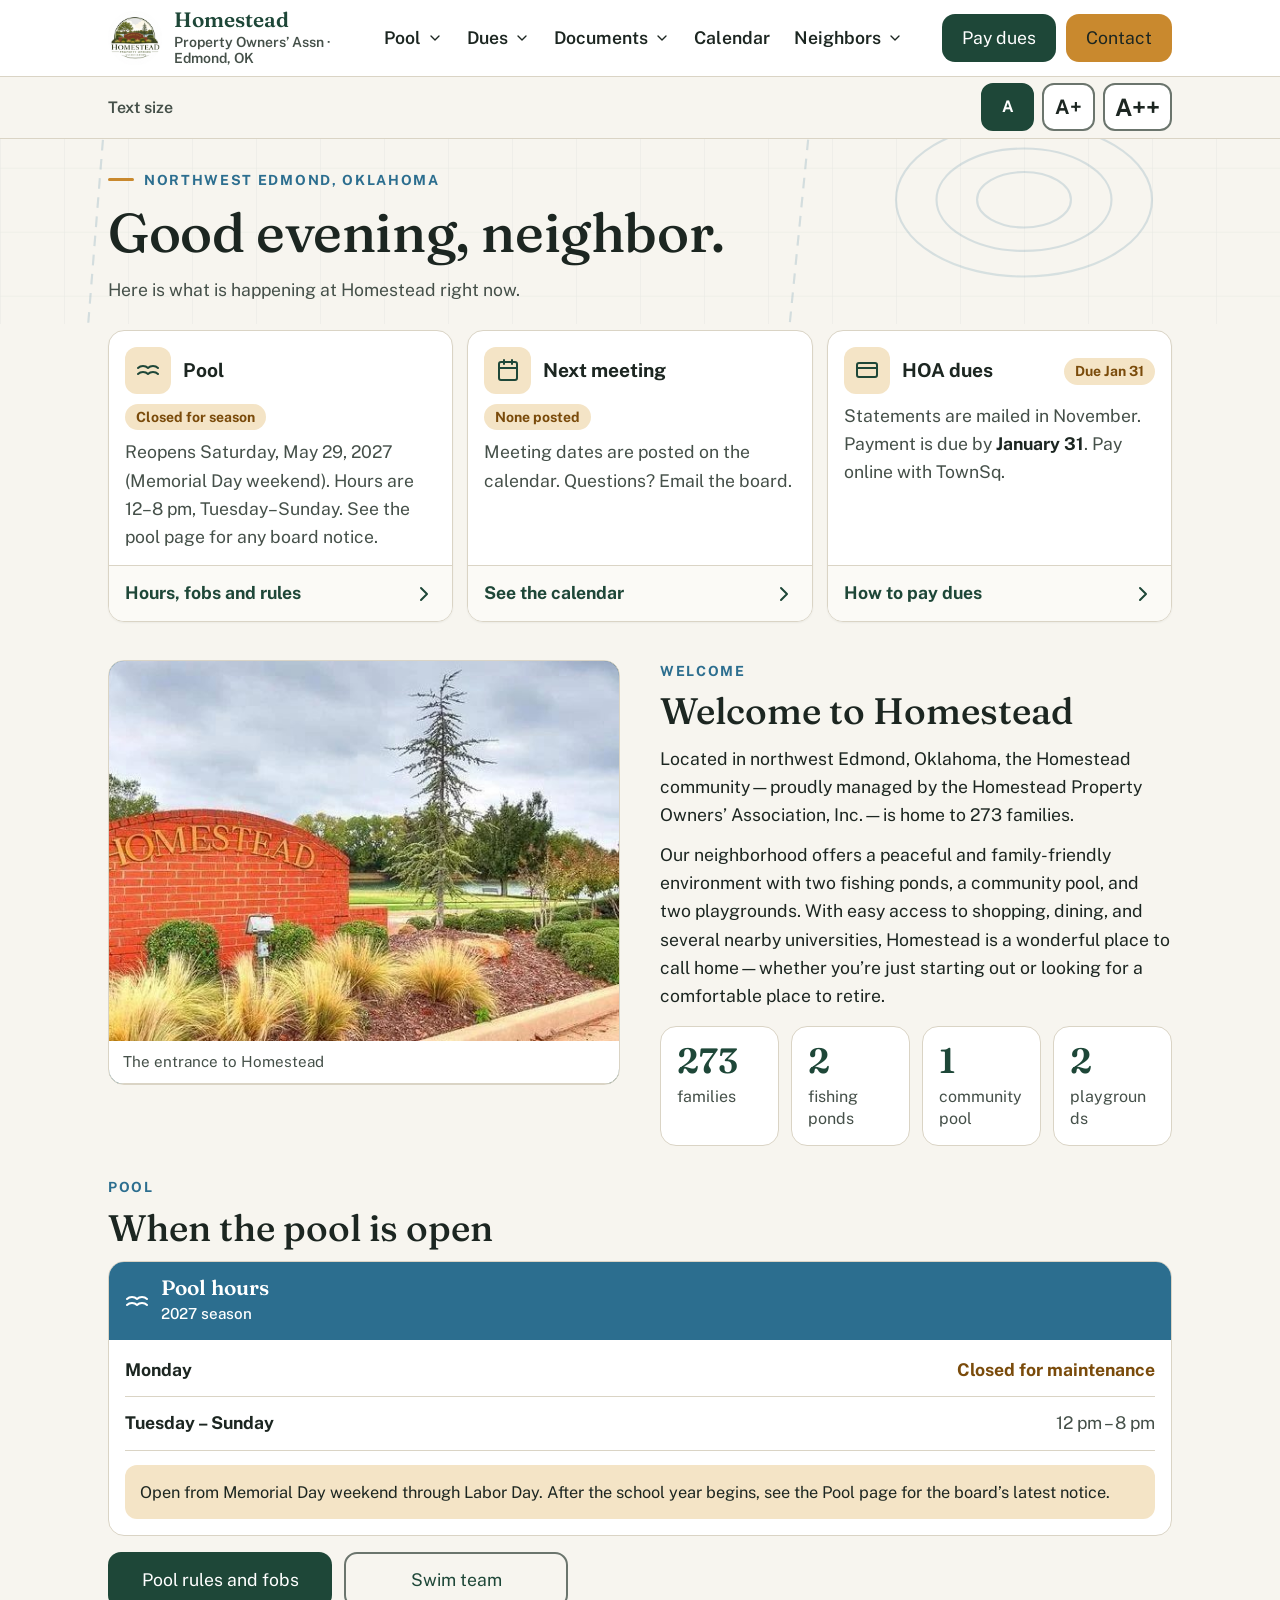
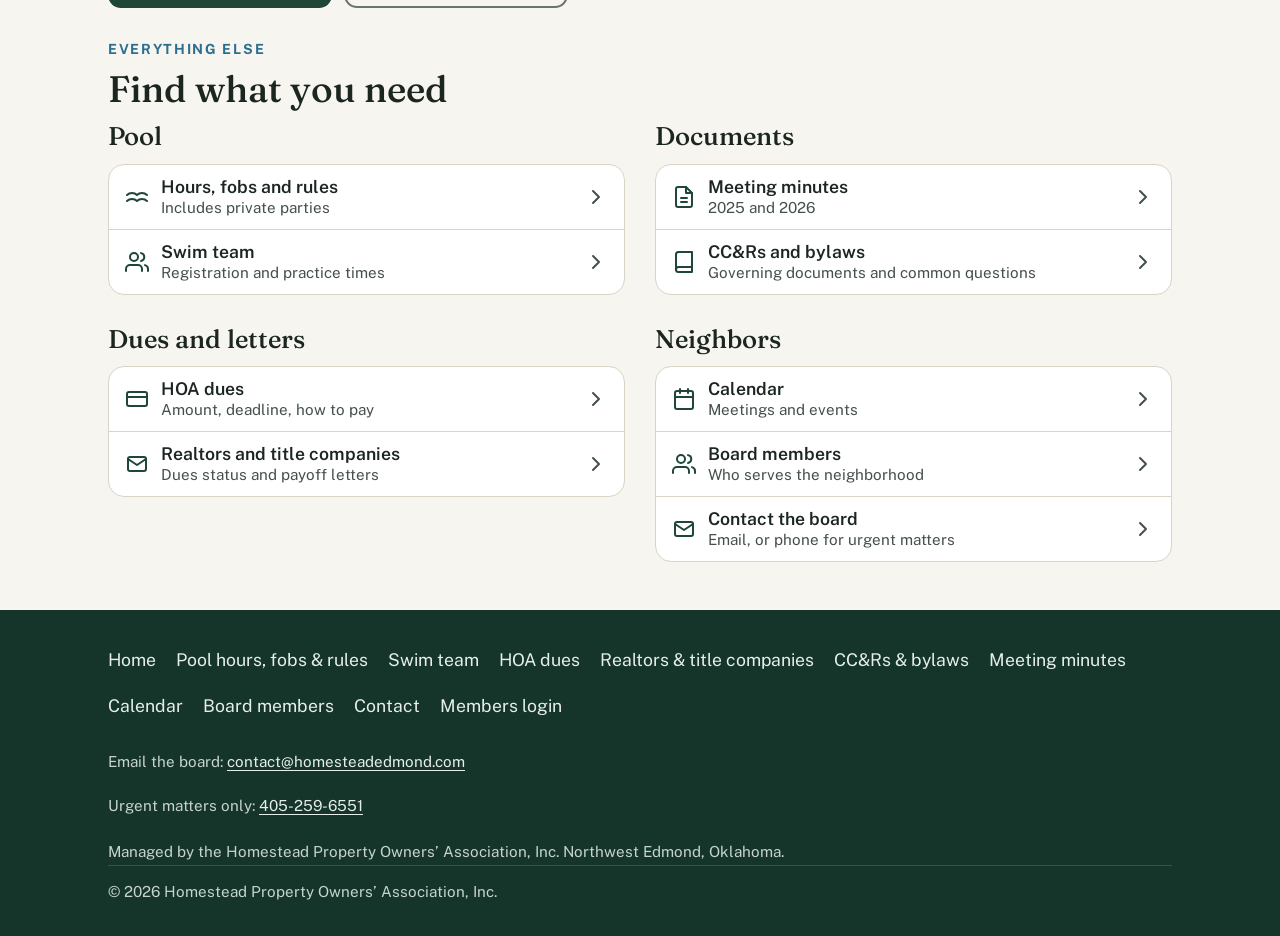
<file: index.html>
<!doctype html>
<html lang="en">
<head>
<meta charset="utf-8">
<meta name="viewport" content="width=device-width,initial-scale=1,viewport-fit=cover">
<title>Homestead Property Owners’ Association · Edmond, Oklahoma</title>
<meta name="description" content="Homestead Property Owners’ Association in northwest Edmond, Oklahoma: pool hours, next meeting, HOA dues, documents and contacts for our 273 families.">
<meta name="theme-color" content="#1E4738">
<link rel="icon" href="assets/img/logo-160.png">
<link rel="stylesheet" href="assets/css/fonts.css">
<link rel="stylesheet" href="assets/css/site.css">
<script>(function(){try{var n=parseInt(localStorage.getItem("hs-text-size"),10);if(n===2||n===3){var d=document.documentElement;d.style.fontSize=n===3?"130%":"115%";d.className="ts-"+n}}catch(e){}})();</script>
</head>
<body>
<a class="skip" href="#main">Skip to content</a>
<svg width="0" height="0" style="position:absolute" aria-hidden="true" focusable="false"><symbol id="i-home" viewBox="0 0 24 24"><path d="M3 11l9-7 9 7"/><path d="M5 10v10h14V10"/><path d="M9 20v-6h6v6"/></symbol><symbol id="i-card" viewBox="0 0 24 24"><rect x="2" y="5" width="20" height="14" rx="2"/><path d="M2 10h20"/></symbol><symbol id="i-pool" viewBox="0 0 24 24"><path d="M2 16s2-2 5-2 5 2 5 2 2-2 5-2 5 2 5 2M2 10s2-2 5-2 5 2 5 2 2-2 5-2 5 2 5 2"/></symbol><symbol id="i-cal" viewBox="0 0 24 24"><rect x="3" y="4" width="18" height="18" rx="2"/><path d="M16 2v4M8 2v4M3 10h18"/></symbol><symbol id="i-doc" viewBox="0 0 24 24"><path d="M14 2H6a2 2 0 0 0-2 2v16a2 2 0 0 0 2 2h12a2 2 0 0 0 2-2V8z"/><path d="M14 2v6h6M9 13h6M9 17h6"/></symbol><symbol id="i-book" viewBox="0 0 24 24"><path d="M4 19.5A2.5 2.5 0 0 1 6.5 17H20"/><path d="M6.5 2H20v20H6.5A2.5 2.5 0 0 1 4 19.5v-15A2.5 2.5 0 0 1 6.5 2z"/></symbol><symbol id="i-users" viewBox="0 0 24 24"><path d="M17 21v-2a4 4 0 0 0-4-4H5a4 4 0 0 0-4 4v2"/><circle cx="9" cy="7" r="4"/><path d="M23 21v-2a4 4 0 0 0-3-3.87M16 3.13A4 4 0 0 1 16 11"/></symbol><symbol id="i-phone" viewBox="0 0 24 24"><path d="M22 16.92v3a2 2 0 0 1-2.18 2 19.8 19.8 0 0 1-8.63-3.07 19.5 19.5 0 0 1-6-6 19.8 19.8 0 0 1-3.07-8.67A2 2 0 0 1 4.11 2h3a2 2 0 0 1 2 1.72c.13.96.36 1.9.7 2.81a2 2 0 0 1-.45 2.11L8.09 9.91a16 16 0 0 0 6 6l1.27-1.27a2 2 0 0 1 2.11-.45c.9.34 1.85.57 2.81.7A2 2 0 0 1 22 16.92z"/></symbol><symbol id="i-login" viewBox="0 0 24 24"><path d="M15 3h4a2 2 0 0 1 2 2v14a2 2 0 0 1-2 2h-4M10 17l5-5-5-5M15 12H3"/></symbol><symbol id="i-chev" viewBox="0 0 24 24"><path d="M9 18l6-6-6-6"/></symbol><symbol id="i-clock" viewBox="0 0 24 24"><circle cx="12" cy="12" r="9"/><path d="M12 7v5l3 2"/></symbol><symbol id="i-letter" viewBox="0 0 24 24"><rect x="3" y="5" width="18" height="14" rx="2"/><path d="m3 7 9 6 9-6"/></symbol><symbol id="i-menu" viewBox="0 0 24 24"><path d="M4 7h16M4 12h16M4 17h16"/></symbol><symbol id="i-x" viewBox="0 0 24 24"><path d="M18 6 6 18M6 6l12 12"/></symbol><symbol id="i-download" viewBox="0 0 24 24"><path d="M12 3v12M7 10l5 5 5-5M4 21h16"/></symbol><symbol id="i-pin" viewBox="0 0 24 24"><path d="M12 22s7-6.2 7-12a7 7 0 0 0-14 0c0 5.8 7 12 7 12z"/><circle cx="12" cy="10" r="2.5"/></symbol><symbol id="i-ext" viewBox="0 0 24 24"><path d="M14 4h6v6M20 4 10 14M18 14v5a1 1 0 0 1-1 1H5a1 1 0 0 1-1-1V7a1 1 0 0 1 1-1h5"/></symbol><symbol id="i-back" viewBox="0 0 24 24"><path d="M19 12H5M12 19l-7-7 7-7"/></symbol><symbol id="i-key" viewBox="0 0 24 24"><circle cx="8" cy="15" r="4"/><path d="M10.8 12.2 20 3M16 7l3 3"/></symbol><symbol id="i-info" viewBox="0 0 24 24"><circle cx="12" cy="12" r="9"/><path d="M12 11v6M12 7.5v.01"/></symbol></svg>
<header class="hdr"><div class="wrap hdr__row"><a class="brand" href="index.html"><img class="brand__logo" src="assets/img/logo-160.png" width="54" height="54" alt=""><span class="brand__name">Homestead<small>Property Owners’ Assn · Edmond, OK</small></span></a><nav class="dnav" aria-label="Main"><ul><li><details><summary class="">Pool<svg class="i" aria-hidden="true"><use href="#i-chev"/></svg></summary><div class="dnav__panel"><ul><li><a href="services/index.html">Pool hours, fobs &amp; rules</a></li><li><a href="swim-team/index.html">Swim team</a></li></ul></div></details></li><li><details><summary class="">Dues<svg class="i" aria-hidden="true"><use href="#i-chev"/></svg></summary><div class="dnav__panel"><ul><li><a href="hoa-dues/index.html">HOA dues</a></li><li><a href="realtors-title-companies/index.html">Realtors &amp; title companies</a></li></ul></div></details></li><li><details><summary class="">Documents<svg class="i" aria-hidden="true"><use href="#i-chev"/></svg></summary><div class="dnav__panel"><ul><li><a href="ccrs-bylaws/index.html">CC&amp;Rs &amp; bylaws</a></li><li><a href="meeting-minutes/index.html">Meeting minutes</a></li></ul></div></details></li><li><a href="calendar/index.html">Calendar</a></li><li><details><summary class="">Neighbors<svg class="i" aria-hidden="true"><use href="#i-chev"/></svg></summary><div class="dnav__panel"><ul><li><a href="boardmembers/index.html">Board members</a></li><li><a href="contact/index.html">Contact</a></li></ul></div></details></li></ul></nav><div class="hdr__cta"><a class="btn btn--pine" href="hoa-dues/index.html#pay">Pay dues</a><a class="btn btn--gold" href="contact/index.html">Contact</a></div></div></header>
<div class="ts"><div class="wrap ts__in"><span class="ts__label" id="ts-l">Text size</span><div class="ts__btns" role="group" aria-labelledby="ts-l"><button class="ts__btn" type="button" data-s="1" aria-pressed="true" aria-label="Normal text size">A</button><button class="ts__btn" type="button" data-s="2" aria-pressed="false" aria-label="Larger text size">A+</button><button class="ts__btn" type="button" data-s="3" aria-pressed="false" aria-label="Largest text size">A++</button></div></div></div>

<main id="main">
<section class="greet"><svg class="greet__plat" viewBox="0 0 1200 360" preserveAspectRatio="xMidYMid slice" aria-hidden="true"><defs><pattern id="g" width="60" height="60" patternUnits="userSpaceOnUse"><path d="M60 0H0V60" fill="none" stroke="#1E4738" stroke-width="1" opacity=".07"/></pattern></defs><rect width="1200" height="360" fill="url(#g)"/><path d="M100 50 L760 70 L740 270 L420 340 L80 300 Z" fill="none" stroke="#2C6E8F" stroke-width="2" stroke-dasharray="10 8" opacity=".18"/><g fill="none" stroke="#2C6E8F" opacity=".16"><ellipse cx="960" cy="150" rx="120" ry="72" stroke-width="2"/><ellipse cx="960" cy="150" rx="82" ry="48" stroke-width="2"/><ellipse cx="960" cy="150" rx="44" ry="26" stroke-width="2"/></g></svg><div class="wrap"><div class="eyebrow">Northwest Edmond, Oklahoma</div><h1><span data-greet>Hello, neighbor.</span></h1><p class="lead">Here is what is happening at Homestead right now.</p></div></section>
<section class="wrap" aria-label="Right now"><div class="feed">
  <article class="card"><div class="card__body"><div class="card__head"><span class="card__ic"><svg class="i" aria-hidden="true"><use href="#i-pool"/></svg></span><h2 class="card__title">Pool</h2><span class="chip chip--closed" data-pool-chip>See hours</span></div>
    <p class="card__text" data-pool-text>Open Memorial Day weekend through Labor Day, Tuesday–Sunday, 12–8 pm. Closed Mondays for maintenance.</p></div>
    <a class="card__link" href="services/index.html">Hours, fobs and rules<svg class="i" aria-hidden="true"><use href="#i-chev"/></svg></a></article>
  <article class="card"><div class="card__body"><div class="card__head"><span class="card__ic"><svg class="i" aria-hidden="true"><use href="#i-cal"/></svg></span><h2 class="card__title">Next meeting</h2><span class="chip chip--closed" data-mtg-chip>See calendar</span></div>
    <p class="card__text" data-mtg-text>Meeting dates are posted on the calendar.</p></div>
    <a class="card__link" href="calendar/index.html" data-mtg-link data-base="">See the calendar<svg class="i" aria-hidden="true"><use href="#i-chev"/></svg></a></article>
  <article class="card"><div class="card__body"><div class="card__head"><span class="card__ic"><svg class="i" aria-hidden="true"><use href="#i-card"/></svg></span><h2 class="card__title">HOA dues</h2><span class="chip chip--closed">Due Jan 31</span></div>
    <p class="card__text">Statements are mailed in November. Payment is due by <b>January 31</b>. Pay online with TownSq.</p></div>
    <a class="card__link" href="hoa-dues/index.html#pay">How to pay dues<svg class="i" aria-hidden="true"><use href="#i-chev"/></svg></a></article>
</div></section>
<section class="wrap sec"><div class="welcome">
  <figure class="photo"><img src="assets/img/entrance-sign.jpg" width="1022" height="407" alt="The brick entrance sign at the entrance to the Homestead neighborhood" loading="eager" onerror="this.parentNode.classList.add('noimg')"><figcaption>The entrance to Homestead</figcaption></figure>
  <div>
    <div class="sec-eyebrow">Welcome</div>
    <h2 class="h2">Welcome to Homestead</h2>
    <div class="prose">
      <p>Located in northwest Edmond, Oklahoma, the Homestead community—proudly managed by the Homestead Property Owners’ Association, Inc.—is home to 273 families.</p>
      <p>Our neighborhood offers a peaceful and family-friendly environment with two fishing ponds, a community pool, and two playgrounds. With easy access to shopping, dining, and several nearby universities, Homestead is a wonderful place to call home—whether you’re just starting out or looking for a comfortable place to retire.</p>
    </div>
    <div class="facts" style="margin-top:var(--s-4)">
      <div class="fact"><div class="fact__fig">273</div><div class="fact__lbl">families</div></div>
      <div class="fact"><div class="fact__fig">2</div><div class="fact__lbl">fishing ponds</div></div>
      <div class="fact"><div class="fact__fig">1</div><div class="fact__lbl">community pool</div></div>
      <div class="fact"><div class="fact__fig">2</div><div class="fact__lbl">playgrounds</div></div>
    </div>
  </div></div></section><section class="wrap sec"><div class="sec-eyebrow">Pool</div><h2 class="h2">When the pool is open</h2><section class="pool" aria-labelledby="ph"><div class="pool__top"><svg class="i" aria-hidden="true"><use href="#i-pool"/></svg><div><h3 id="ph">Pool hours</h3><small data-pool-season>Memorial Day weekend – Labor Day</small></div></div><div class="pool__body"><ul class="hours"><li><span class="d">Monday</span><span class="t closed">Closed for maintenance</span></li><li><span class="d">Tuesday – Sunday</span><span class="t">12 pm – 8 pm</span></li></ul><div class="note">Open from Memorial Day weekend through Labor Day. After the school year begins, see the Pool page for the board’s latest notice.</div></div></section><div class="btnrow"><a class="btn btn--pine" href="services/index.html">Pool rules and fobs</a><a class="btn btn--ghost" href="swim-team/index.html">Swim team</a></div></section><section class="wrap sec"><div class="sec-eyebrow">Everything else</div><h2 class="h2">Find what you need</h2><div class="two">
<div><h3 class="h3 list-title">Pool</h3><ul class="list"><li><a href="services/index.html"><svg class="i" aria-hidden="true"><use href="#i-pool"/></svg><span class="list__txt">Hours, fobs and rules<small>Includes private parties</small></span><svg class="i go" aria-hidden="true"><use href="#i-chev"/></svg></a></li><li><a href="swim-team/index.html"><svg class="i" aria-hidden="true"><use href="#i-users"/></svg><span class="list__txt">Swim team<small>Registration and practice times</small></span><svg class="i go" aria-hidden="true"><use href="#i-chev"/></svg></a></li></ul></div>
<div><h3 class="h3 list-title">Documents</h3><ul class="list"><li><a href="meeting-minutes/index.html"><svg class="i" aria-hidden="true"><use href="#i-doc"/></svg><span class="list__txt">Meeting minutes<small>2025 and 2026</small></span><svg class="i go" aria-hidden="true"><use href="#i-chev"/></svg></a></li><li><a href="ccrs-bylaws/index.html"><svg class="i" aria-hidden="true"><use href="#i-book"/></svg><span class="list__txt">CC&amp;Rs and bylaws<small>Governing documents and common questions</small></span><svg class="i go" aria-hidden="true"><use href="#i-chev"/></svg></a></li></ul></div>
<div><h3 class="h3 list-title">Dues and letters</h3><ul class="list"><li><a href="hoa-dues/index.html"><svg class="i" aria-hidden="true"><use href="#i-card"/></svg><span class="list__txt">HOA dues<small>Amount, deadline, how to pay</small></span><svg class="i go" aria-hidden="true"><use href="#i-chev"/></svg></a></li><li><a href="realtors-title-companies/index.html"><svg class="i" aria-hidden="true"><use href="#i-letter"/></svg><span class="list__txt">Realtors and title companies<small>Dues status and payoff letters</small></span><svg class="i go" aria-hidden="true"><use href="#i-chev"/></svg></a></li></ul></div>
<div><h3 class="h3 list-title">Neighbors</h3><ul class="list"><li><a href="calendar/index.html"><svg class="i" aria-hidden="true"><use href="#i-cal"/></svg><span class="list__txt">Calendar<small>Meetings and events</small></span><svg class="i go" aria-hidden="true"><use href="#i-chev"/></svg></a></li><li><a href="boardmembers/index.html"><svg class="i" aria-hidden="true"><use href="#i-users"/></svg><span class="list__txt">Board members<small>Who serves the neighborhood</small></span><svg class="i go" aria-hidden="true"><use href="#i-chev"/></svg></a></li><li><a href="contact/index.html"><svg class="i" aria-hidden="true"><use href="#i-letter"/></svg><span class="list__txt">Contact the board<small>Email, or phone for urgent matters</small></span><svg class="i go" aria-hidden="true"><use href="#i-chev"/></svg></a></li></ul></div>
</div></section>
</main>
<footer class="ftr"><div class="wrap"><nav id="sitemap" aria-label="Site map"><a href="index.html">Home</a><a href="services/index.html">Pool hours, fobs &amp; rules</a><a href="swim-team/index.html">Swim team</a><a href="hoa-dues/index.html">HOA dues</a><a href="realtors-title-companies/index.html">Realtors &amp; title companies</a><a href="ccrs-bylaws/index.html">CC&amp;Rs &amp; bylaws</a><a href="meeting-minutes/index.html">Meeting minutes</a><a href="calendar/index.html">Calendar</a><a href="boardmembers/index.html">Board members</a><a href="contact/index.html">Contact</a><a href="members-only/index.html">Members login</a></nav><p class="ftr__contact">Email the board: <a href="mailto:contact@homesteadedmond.com">contact@homesteadedmond.com</a><br>Urgent matters only: <a href="tel:+14052596551">405-259-6551</a></p><p>Managed by the Homestead Property Owners’ Association, Inc. Northwest Edmond, Oklahoma.</p><p class="ftr__copy">© <span data-year>2026</span> Homestead Property Owners’ Association, Inc.</p></div></footer>
<nav class="abar" aria-label="Quick actions"><div class="abar__in"><a class="btn btn--ghost" href="#sitemap" role="button" data-open-menu><svg class="i" aria-hidden="true"><use href="#i-menu"/></svg>Menu</a><a class="btn btn--pine" href="hoa-dues/index.html#pay"><svg class="i" aria-hidden="true"><use href="#i-card"/></svg>Pay dues</a><a class="btn btn--gold" href="contact/index.html"><svg class="i" aria-hidden="true"><use href="#i-letter"/></svg>Contact</a></div></nav>
<dialog id="menu" class="sheet" aria-labelledby="menu-title"><div class="sheet__in"><div class="sheet__grab" aria-hidden="true"></div><div class="sheet__head"><h2 id="menu-title">Menu</h2><button class="sheet__close" type="button" data-close-menu aria-label="Close menu"><svg class="i" aria-hidden="true"><use href="#i-x"/></svg></button></div><ul><li><a href="index.html" aria-current="page"><svg class="i" aria-hidden="true"><use href="#i-home"/></svg>Home</a></li></ul><h3>Pool</h3><ul><li><a href="services/index.html"><svg class="i" aria-hidden="true"><use href="#i-pool"/></svg>Pool hours, fobs &amp; rules</a></li><li><a href="swim-team/index.html"><svg class="i" aria-hidden="true"><use href="#i-users"/></svg>Swim team</a></li></ul><h3>Dues &amp; letters</h3><ul><li><a href="hoa-dues/index.html"><svg class="i" aria-hidden="true"><use href="#i-card"/></svg>HOA dues</a></li><li><a href="realtors-title-companies/index.html"><svg class="i" aria-hidden="true"><use href="#i-letter"/></svg>Realtors &amp; title companies</a></li></ul><h3>Documents</h3><ul><li><a href="ccrs-bylaws/index.html"><svg class="i" aria-hidden="true"><use href="#i-book"/></svg>CC&amp;Rs &amp; bylaws</a></li><li><a href="meeting-minutes/index.html"><svg class="i" aria-hidden="true"><use href="#i-doc"/></svg>Meeting minutes</a></li></ul><h3>Neighbors</h3><ul><li><a href="calendar/index.html"><svg class="i" aria-hidden="true"><use href="#i-cal"/></svg>Calendar</a></li><li><a href="boardmembers/index.html"><svg class="i" aria-hidden="true"><use href="#i-users"/></svg>Board members</a></li><li><a href="contact/index.html"><svg class="i" aria-hidden="true"><use href="#i-letter"/></svg>Contact</a></li></ul><h3>Residents</h3><ul><li><a href="members-only/index.html"><svg class="i" aria-hidden="true"><use href="#i-login"/></svg>Members login</a></li></ul></div></dialog>
<script src="assets/js/events.js"></script>
<script src="assets/js/site.js"></script>
</body>
</html>
</file>
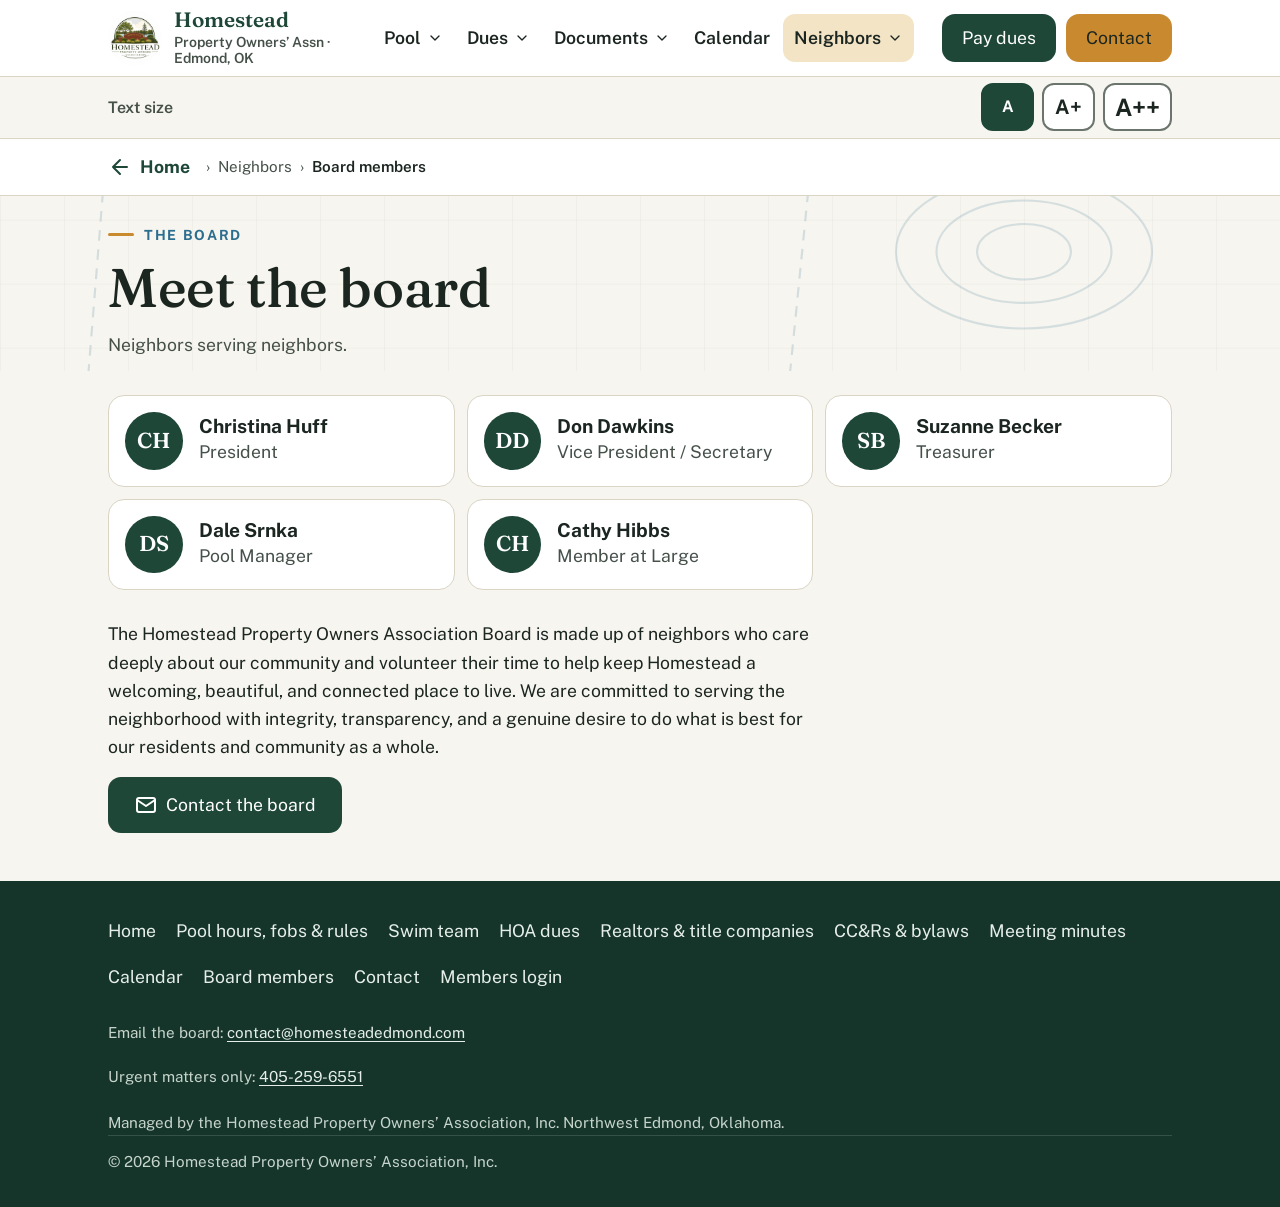
<file: boardmembers/index.html>
<!doctype html>
<html lang="en">
<head>
<meta charset="utf-8">
<meta name="viewport" content="width=device-width,initial-scale=1,viewport-fit=cover">
<title>Board members · Homestead POA</title>
<meta name="description" content="Meet the volunteer board of the Homestead Property Owners’ Association in Edmond, Oklahoma.">
<meta name="theme-color" content="#1E4738">
<link rel="icon" href="../assets/img/logo-160.png">
<link rel="stylesheet" href="../assets/css/fonts.css">
<link rel="stylesheet" href="../assets/css/site.css">
<script>(function(){try{var n=parseInt(localStorage.getItem("hs-text-size"),10);if(n===2||n===3){var d=document.documentElement;d.style.fontSize=n===3?"130%":"115%";d.className="ts-"+n}}catch(e){}})();</script>
</head>
<body>
<a class="skip" href="#main">Skip to content</a>
<svg width="0" height="0" style="position:absolute" aria-hidden="true" focusable="false"><symbol id="i-home" viewBox="0 0 24 24"><path d="M3 11l9-7 9 7"/><path d="M5 10v10h14V10"/><path d="M9 20v-6h6v6"/></symbol><symbol id="i-card" viewBox="0 0 24 24"><rect x="2" y="5" width="20" height="14" rx="2"/><path d="M2 10h20"/></symbol><symbol id="i-pool" viewBox="0 0 24 24"><path d="M2 16s2-2 5-2 5 2 5 2 2-2 5-2 5 2 5 2M2 10s2-2 5-2 5 2 5 2 2-2 5-2 5 2 5 2"/></symbol><symbol id="i-cal" viewBox="0 0 24 24"><rect x="3" y="4" width="18" height="18" rx="2"/><path d="M16 2v4M8 2v4M3 10h18"/></symbol><symbol id="i-doc" viewBox="0 0 24 24"><path d="M14 2H6a2 2 0 0 0-2 2v16a2 2 0 0 0 2 2h12a2 2 0 0 0 2-2V8z"/><path d="M14 2v6h6M9 13h6M9 17h6"/></symbol><symbol id="i-book" viewBox="0 0 24 24"><path d="M4 19.5A2.5 2.5 0 0 1 6.5 17H20"/><path d="M6.5 2H20v20H6.5A2.5 2.5 0 0 1 4 19.5v-15A2.5 2.5 0 0 1 6.5 2z"/></symbol><symbol id="i-users" viewBox="0 0 24 24"><path d="M17 21v-2a4 4 0 0 0-4-4H5a4 4 0 0 0-4 4v2"/><circle cx="9" cy="7" r="4"/><path d="M23 21v-2a4 4 0 0 0-3-3.87M16 3.13A4 4 0 0 1 16 11"/></symbol><symbol id="i-phone" viewBox="0 0 24 24"><path d="M22 16.92v3a2 2 0 0 1-2.18 2 19.8 19.8 0 0 1-8.63-3.07 19.5 19.5 0 0 1-6-6 19.8 19.8 0 0 1-3.07-8.67A2 2 0 0 1 4.11 2h3a2 2 0 0 1 2 1.72c.13.96.36 1.9.7 2.81a2 2 0 0 1-.45 2.11L8.09 9.91a16 16 0 0 0 6 6l1.27-1.27a2 2 0 0 1 2.11-.45c.9.34 1.85.57 2.81.7A2 2 0 0 1 22 16.92z"/></symbol><symbol id="i-login" viewBox="0 0 24 24"><path d="M15 3h4a2 2 0 0 1 2 2v14a2 2 0 0 1-2 2h-4M10 17l5-5-5-5M15 12H3"/></symbol><symbol id="i-chev" viewBox="0 0 24 24"><path d="M9 18l6-6-6-6"/></symbol><symbol id="i-clock" viewBox="0 0 24 24"><circle cx="12" cy="12" r="9"/><path d="M12 7v5l3 2"/></symbol><symbol id="i-letter" viewBox="0 0 24 24"><rect x="3" y="5" width="18" height="14" rx="2"/><path d="m3 7 9 6 9-6"/></symbol><symbol id="i-menu" viewBox="0 0 24 24"><path d="M4 7h16M4 12h16M4 17h16"/></symbol><symbol id="i-x" viewBox="0 0 24 24"><path d="M18 6 6 18M6 6l12 12"/></symbol><symbol id="i-download" viewBox="0 0 24 24"><path d="M12 3v12M7 10l5 5 5-5M4 21h16"/></symbol><symbol id="i-pin" viewBox="0 0 24 24"><path d="M12 22s7-6.2 7-12a7 7 0 0 0-14 0c0 5.8 7 12 7 12z"/><circle cx="12" cy="10" r="2.5"/></symbol><symbol id="i-ext" viewBox="0 0 24 24"><path d="M14 4h6v6M20 4 10 14M18 14v5a1 1 0 0 1-1 1H5a1 1 0 0 1-1-1V7a1 1 0 0 1 1-1h5"/></symbol><symbol id="i-back" viewBox="0 0 24 24"><path d="M19 12H5M12 19l-7-7 7-7"/></symbol><symbol id="i-key" viewBox="0 0 24 24"><circle cx="8" cy="15" r="4"/><path d="M10.8 12.2 20 3M16 7l3 3"/></symbol><symbol id="i-info" viewBox="0 0 24 24"><circle cx="12" cy="12" r="9"/><path d="M12 11v6M12 7.5v.01"/></symbol></svg>
<header class="hdr"><div class="wrap hdr__row"><a class="brand" href="../index.html"><img class="brand__logo" src="../assets/img/logo-160.png" width="54" height="54" alt=""><span class="brand__name">Homestead<small>Property Owners’ Assn · Edmond, OK</small></span></a><nav class="dnav" aria-label="Main"><ul><li><details><summary class="">Pool<svg class="i" aria-hidden="true"><use href="#i-chev"/></svg></summary><div class="dnav__panel"><ul><li><a href="../services/index.html">Pool hours, fobs &amp; rules</a></li><li><a href="../swim-team/index.html">Swim team</a></li></ul></div></details></li><li><details><summary class="">Dues<svg class="i" aria-hidden="true"><use href="#i-chev"/></svg></summary><div class="dnav__panel"><ul><li><a href="../hoa-dues/index.html">HOA dues</a></li><li><a href="../realtors-title-companies/index.html">Realtors &amp; title companies</a></li></ul></div></details></li><li><details><summary class="">Documents<svg class="i" aria-hidden="true"><use href="#i-chev"/></svg></summary><div class="dnav__panel"><ul><li><a href="../ccrs-bylaws/index.html">CC&amp;Rs &amp; bylaws</a></li><li><a href="../meeting-minutes/index.html">Meeting minutes</a></li></ul></div></details></li><li><a href="../calendar/index.html">Calendar</a></li><li><details><summary class="is-active">Neighbors<svg class="i" aria-hidden="true"><use href="#i-chev"/></svg></summary><div class="dnav__panel"><ul><li><a href="../boardmembers/index.html" aria-current="page">Board members</a></li><li><a href="../contact/index.html">Contact</a></li></ul></div></details></li></ul></nav><div class="hdr__cta"><a class="btn btn--pine" href="../hoa-dues/index.html#pay">Pay dues</a><a class="btn btn--gold" href="../contact/index.html">Contact</a></div></div></header>
<div class="ts"><div class="wrap ts__in"><span class="ts__label" id="ts-l">Text size</span><div class="ts__btns" role="group" aria-labelledby="ts-l"><button class="ts__btn" type="button" data-s="1" aria-pressed="true" aria-label="Normal text size">A</button><button class="ts__btn" type="button" data-s="2" aria-pressed="false" aria-label="Larger text size">A+</button><button class="ts__btn" type="button" data-s="3" aria-pressed="false" aria-label="Largest text size">A++</button></div></div></div>
<div class="crumb"><div class="wrap crumb__in"><a href="../index.html"><svg class="i" aria-hidden="true"><use href="#i-back"/></svg>Home</a><nav class="crumb__trail" aria-label="Breadcrumb"><span aria-hidden="true">›</span> <span>Neighbors</span> <span aria-hidden="true">›</span> <span aria-current="page">Board members</span></nav></div></div>
<main id="main">
<section class="pagehead"><svg class="pagehead__plat" viewBox="0 0 1200 360" preserveAspectRatio="xMidYMid slice" aria-hidden="true"><defs><pattern id="g" width="60" height="60" patternUnits="userSpaceOnUse"><path d="M60 0H0V60" fill="none" stroke="#1E4738" stroke-width="1" opacity=".07"/></pattern></defs><rect width="1200" height="360" fill="url(#g)"/><path d="M100 50 L760 70 L740 270 L420 340 L80 300 Z" fill="none" stroke="#2C6E8F" stroke-width="2" stroke-dasharray="10 8" opacity=".18"/><g fill="none" stroke="#2C6E8F" opacity=".16"><ellipse cx="960" cy="150" rx="120" ry="72" stroke-width="2"/><ellipse cx="960" cy="150" rx="82" ry="48" stroke-width="2"/><ellipse cx="960" cy="150" rx="44" ry="26" stroke-width="2"/></g></svg><div class="wrap"><div class="eyebrow">The board</div><h1>Meet the board</h1><p class="lead">Neighbors serving neighbors.</p></div></section><div class="wrap sec--tight"><ul class="people"><li class="person"><span class="person__av" aria-hidden="true">CH</span><div><div class="person__name">Christina Huff</div><div class="person__role">President</div></div></li><li class="person"><span class="person__av" aria-hidden="true">DD</span><div><div class="person__name">Don Dawkins</div><div class="person__role">Vice President / Secretary</div></div></li><li class="person"><span class="person__av" aria-hidden="true">SB</span><div><div class="person__name">Suzanne Becker</div><div class="person__role">Treasurer</div></div></li><li class="person"><span class="person__av" aria-hidden="true">DS</span><div><div class="person__name">Dale Srnka</div><div class="person__role">Pool Manager</div></div></li><li class="person"><span class="person__av" aria-hidden="true">CH</span><div><div class="person__name">Cathy Hibbs</div><div class="person__role">Member at Large</div></div></li></ul></div><div class="wrap sec"><div class="prose"><p>The Homestead Property Owners Association Board is made up of neighbors who care deeply about our community and volunteer their time to help keep Homestead a welcoming, beautiful, and connected place to live. We are committed to serving the neighborhood with integrity, transparency, and a genuine desire to do what is best for our residents and community as a whole.</p></div><div class="btnrow"><a class="btn btn--pine" href="../contact/index.html"><svg class="i" aria-hidden="true"><use href="#i-letter"/></svg>Contact the board</a></div></div>
</main>
<footer class="ftr"><div class="wrap"><nav id="sitemap" aria-label="Site map"><a href="../index.html">Home</a><a href="../services/index.html">Pool hours, fobs &amp; rules</a><a href="../swim-team/index.html">Swim team</a><a href="../hoa-dues/index.html">HOA dues</a><a href="../realtors-title-companies/index.html">Realtors &amp; title companies</a><a href="../ccrs-bylaws/index.html">CC&amp;Rs &amp; bylaws</a><a href="../meeting-minutes/index.html">Meeting minutes</a><a href="../calendar/index.html">Calendar</a><a href="../boardmembers/index.html">Board members</a><a href="../contact/index.html">Contact</a><a href="../members-only/index.html">Members login</a></nav><p class="ftr__contact">Email the board: <a href="mailto:contact@homesteadedmond.com">contact@homesteadedmond.com</a><br>Urgent matters only: <a href="tel:+14052596551">405-259-6551</a></p><p>Managed by the Homestead Property Owners’ Association, Inc. Northwest Edmond, Oklahoma.</p><p class="ftr__copy">© <span data-year>2026</span> Homestead Property Owners’ Association, Inc.</p></div></footer>
<nav class="abar" aria-label="Quick actions"><div class="abar__in"><a class="btn btn--ghost" href="#sitemap" role="button" data-open-menu><svg class="i" aria-hidden="true"><use href="#i-menu"/></svg>Menu</a><a class="btn btn--pine" href="../hoa-dues/index.html#pay"><svg class="i" aria-hidden="true"><use href="#i-card"/></svg>Pay dues</a><a class="btn btn--gold" href="../contact/index.html"><svg class="i" aria-hidden="true"><use href="#i-letter"/></svg>Contact</a></div></nav>
<dialog id="menu" class="sheet" aria-labelledby="menu-title"><div class="sheet__in"><div class="sheet__grab" aria-hidden="true"></div><div class="sheet__head"><h2 id="menu-title">Menu</h2><button class="sheet__close" type="button" data-close-menu aria-label="Close menu"><svg class="i" aria-hidden="true"><use href="#i-x"/></svg></button></div><ul><li><a href="../index.html"><svg class="i" aria-hidden="true"><use href="#i-home"/></svg>Home</a></li></ul><h3>Pool</h3><ul><li><a href="../services/index.html"><svg class="i" aria-hidden="true"><use href="#i-pool"/></svg>Pool hours, fobs &amp; rules</a></li><li><a href="../swim-team/index.html"><svg class="i" aria-hidden="true"><use href="#i-users"/></svg>Swim team</a></li></ul><h3>Dues &amp; letters</h3><ul><li><a href="../hoa-dues/index.html"><svg class="i" aria-hidden="true"><use href="#i-card"/></svg>HOA dues</a></li><li><a href="../realtors-title-companies/index.html"><svg class="i" aria-hidden="true"><use href="#i-letter"/></svg>Realtors &amp; title companies</a></li></ul><h3>Documents</h3><ul><li><a href="../ccrs-bylaws/index.html"><svg class="i" aria-hidden="true"><use href="#i-book"/></svg>CC&amp;Rs &amp; bylaws</a></li><li><a href="../meeting-minutes/index.html"><svg class="i" aria-hidden="true"><use href="#i-doc"/></svg>Meeting minutes</a></li></ul><h3>Neighbors</h3><ul><li><a href="../calendar/index.html"><svg class="i" aria-hidden="true"><use href="#i-cal"/></svg>Calendar</a></li><li><a href="../boardmembers/index.html" aria-current="page"><svg class="i" aria-hidden="true"><use href="#i-users"/></svg>Board members</a></li><li><a href="../contact/index.html"><svg class="i" aria-hidden="true"><use href="#i-letter"/></svg>Contact</a></li></ul><h3>Residents</h3><ul><li><a href="../members-only/index.html"><svg class="i" aria-hidden="true"><use href="#i-login"/></svg>Members login</a></li></ul></div></dialog>
<script src="../assets/js/events.js"></script>
<script src="../assets/js/site.js"></script>
</body>
</html>
</file>
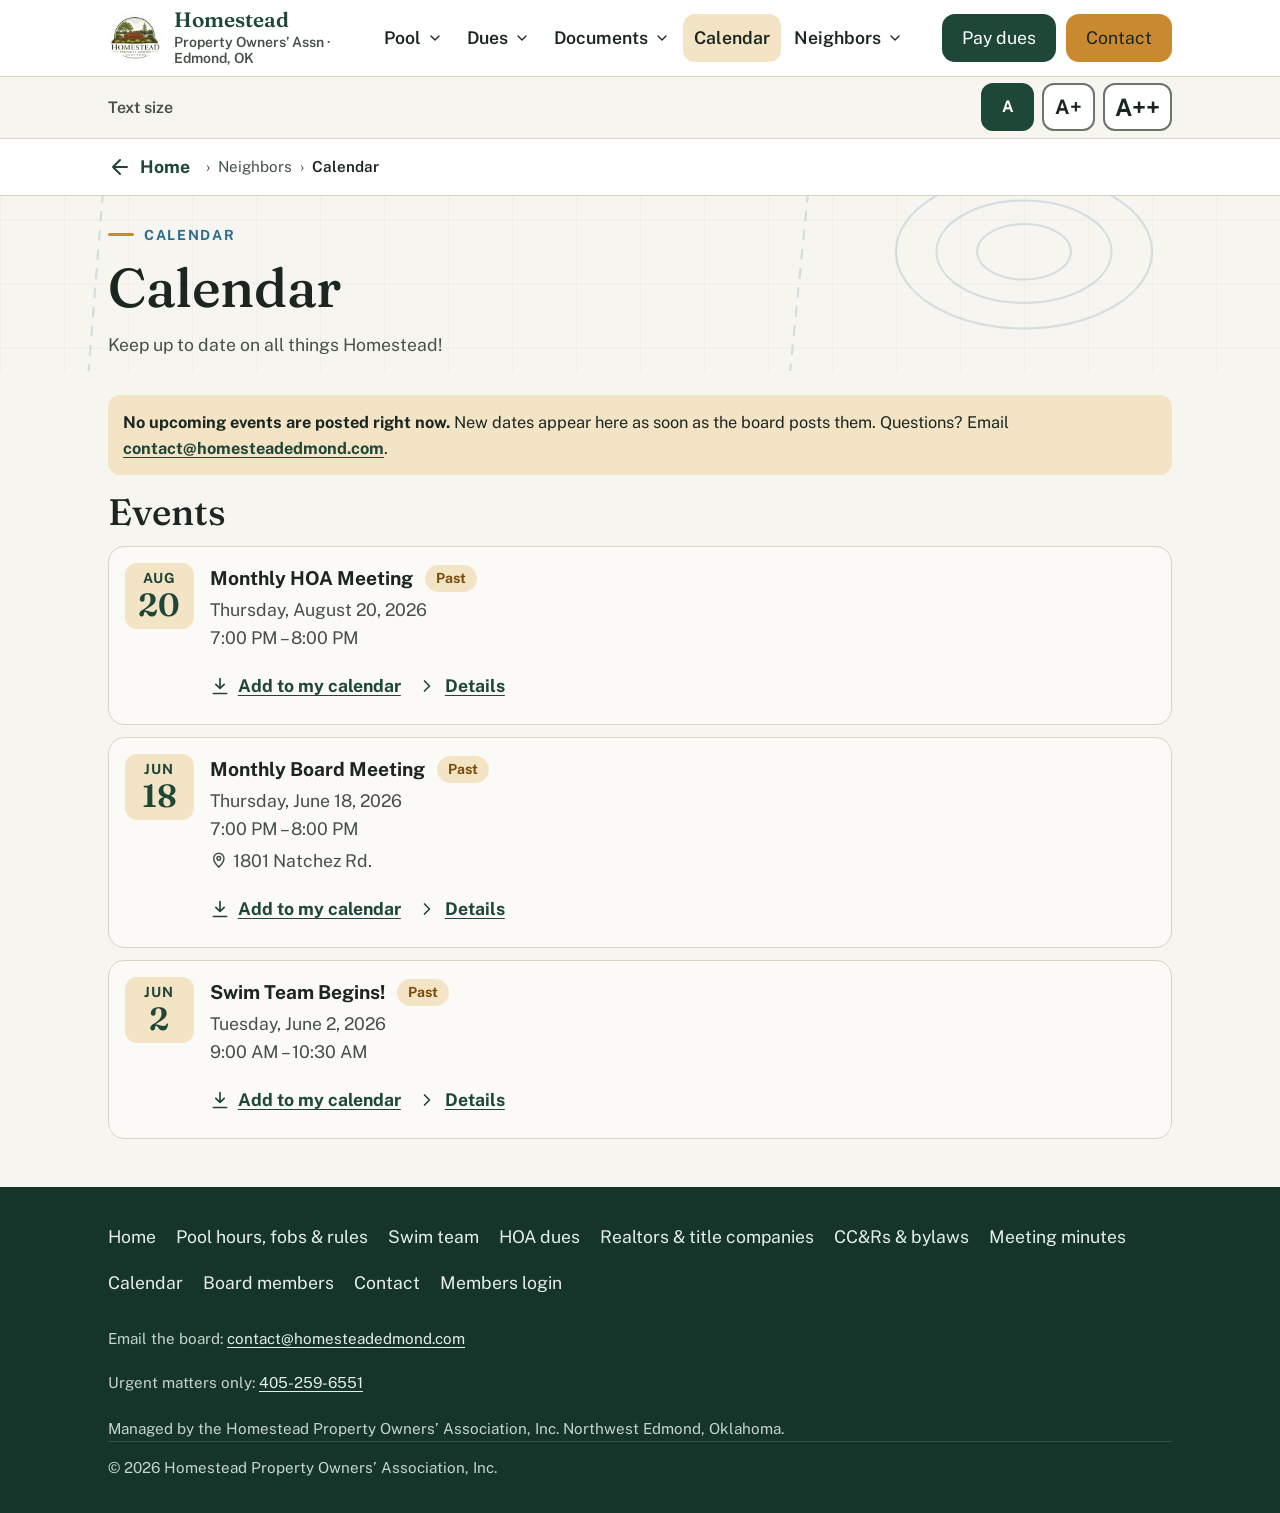
<file: calendar/index.html>
<!doctype html>
<html lang="en">
<head>
<meta charset="utf-8">
<meta name="viewport" content="width=device-width,initial-scale=1,viewport-fit=cover">
<title>Calendar · Homestead POA</title>
<meta name="description" content="Homestead meetings and events.">
<meta name="theme-color" content="#1E4738">
<link rel="icon" href="../assets/img/logo-160.png">
<link rel="stylesheet" href="../assets/css/fonts.css">
<link rel="stylesheet" href="../assets/css/site.css">
<script>(function(){try{var n=parseInt(localStorage.getItem("hs-text-size"),10);if(n===2||n===3){var d=document.documentElement;d.style.fontSize=n===3?"130%":"115%";d.className="ts-"+n}}catch(e){}})();</script>
</head>
<body>
<a class="skip" href="#main">Skip to content</a>
<svg width="0" height="0" style="position:absolute" aria-hidden="true" focusable="false"><symbol id="i-home" viewBox="0 0 24 24"><path d="M3 11l9-7 9 7"/><path d="M5 10v10h14V10"/><path d="M9 20v-6h6v6"/></symbol><symbol id="i-card" viewBox="0 0 24 24"><rect x="2" y="5" width="20" height="14" rx="2"/><path d="M2 10h20"/></symbol><symbol id="i-pool" viewBox="0 0 24 24"><path d="M2 16s2-2 5-2 5 2 5 2 2-2 5-2 5 2 5 2M2 10s2-2 5-2 5 2 5 2 2-2 5-2 5 2 5 2"/></symbol><symbol id="i-cal" viewBox="0 0 24 24"><rect x="3" y="4" width="18" height="18" rx="2"/><path d="M16 2v4M8 2v4M3 10h18"/></symbol><symbol id="i-doc" viewBox="0 0 24 24"><path d="M14 2H6a2 2 0 0 0-2 2v16a2 2 0 0 0 2 2h12a2 2 0 0 0 2-2V8z"/><path d="M14 2v6h6M9 13h6M9 17h6"/></symbol><symbol id="i-book" viewBox="0 0 24 24"><path d="M4 19.5A2.5 2.5 0 0 1 6.5 17H20"/><path d="M6.5 2H20v20H6.5A2.5 2.5 0 0 1 4 19.5v-15A2.5 2.5 0 0 1 6.5 2z"/></symbol><symbol id="i-users" viewBox="0 0 24 24"><path d="M17 21v-2a4 4 0 0 0-4-4H5a4 4 0 0 0-4 4v2"/><circle cx="9" cy="7" r="4"/><path d="M23 21v-2a4 4 0 0 0-3-3.87M16 3.13A4 4 0 0 1 16 11"/></symbol><symbol id="i-phone" viewBox="0 0 24 24"><path d="M22 16.92v3a2 2 0 0 1-2.18 2 19.8 19.8 0 0 1-8.63-3.07 19.5 19.5 0 0 1-6-6 19.8 19.8 0 0 1-3.07-8.67A2 2 0 0 1 4.11 2h3a2 2 0 0 1 2 1.72c.13.96.36 1.9.7 2.81a2 2 0 0 1-.45 2.11L8.09 9.91a16 16 0 0 0 6 6l1.27-1.27a2 2 0 0 1 2.11-.45c.9.34 1.85.57 2.81.7A2 2 0 0 1 22 16.92z"/></symbol><symbol id="i-login" viewBox="0 0 24 24"><path d="M15 3h4a2 2 0 0 1 2 2v14a2 2 0 0 1-2 2h-4M10 17l5-5-5-5M15 12H3"/></symbol><symbol id="i-chev" viewBox="0 0 24 24"><path d="M9 18l6-6-6-6"/></symbol><symbol id="i-clock" viewBox="0 0 24 24"><circle cx="12" cy="12" r="9"/><path d="M12 7v5l3 2"/></symbol><symbol id="i-letter" viewBox="0 0 24 24"><rect x="3" y="5" width="18" height="14" rx="2"/><path d="m3 7 9 6 9-6"/></symbol><symbol id="i-menu" viewBox="0 0 24 24"><path d="M4 7h16M4 12h16M4 17h16"/></symbol><symbol id="i-x" viewBox="0 0 24 24"><path d="M18 6 6 18M6 6l12 12"/></symbol><symbol id="i-download" viewBox="0 0 24 24"><path d="M12 3v12M7 10l5 5 5-5M4 21h16"/></symbol><symbol id="i-pin" viewBox="0 0 24 24"><path d="M12 22s7-6.2 7-12a7 7 0 0 0-14 0c0 5.8 7 12 7 12z"/><circle cx="12" cy="10" r="2.5"/></symbol><symbol id="i-ext" viewBox="0 0 24 24"><path d="M14 4h6v6M20 4 10 14M18 14v5a1 1 0 0 1-1 1H5a1 1 0 0 1-1-1V7a1 1 0 0 1 1-1h5"/></symbol><symbol id="i-back" viewBox="0 0 24 24"><path d="M19 12H5M12 19l-7-7 7-7"/></symbol><symbol id="i-key" viewBox="0 0 24 24"><circle cx="8" cy="15" r="4"/><path d="M10.8 12.2 20 3M16 7l3 3"/></symbol><symbol id="i-info" viewBox="0 0 24 24"><circle cx="12" cy="12" r="9"/><path d="M12 11v6M12 7.5v.01"/></symbol></svg>
<header class="hdr"><div class="wrap hdr__row"><a class="brand" href="../index.html"><img class="brand__logo" src="../assets/img/logo-160.png" width="54" height="54" alt=""><span class="brand__name">Homestead<small>Property Owners’ Assn · Edmond, OK</small></span></a><nav class="dnav" aria-label="Main"><ul><li><details><summary class="">Pool<svg class="i" aria-hidden="true"><use href="#i-chev"/></svg></summary><div class="dnav__panel"><ul><li><a href="../services/index.html">Pool hours, fobs &amp; rules</a></li><li><a href="../swim-team/index.html">Swim team</a></li></ul></div></details></li><li><details><summary class="">Dues<svg class="i" aria-hidden="true"><use href="#i-chev"/></svg></summary><div class="dnav__panel"><ul><li><a href="../hoa-dues/index.html">HOA dues</a></li><li><a href="../realtors-title-companies/index.html">Realtors &amp; title companies</a></li></ul></div></details></li><li><details><summary class="">Documents<svg class="i" aria-hidden="true"><use href="#i-chev"/></svg></summary><div class="dnav__panel"><ul><li><a href="../ccrs-bylaws/index.html">CC&amp;Rs &amp; bylaws</a></li><li><a href="../meeting-minutes/index.html">Meeting minutes</a></li></ul></div></details></li><li><a href="../calendar/index.html" aria-current="page">Calendar</a></li><li><details><summary class="">Neighbors<svg class="i" aria-hidden="true"><use href="#i-chev"/></svg></summary><div class="dnav__panel"><ul><li><a href="../boardmembers/index.html">Board members</a></li><li><a href="../contact/index.html">Contact</a></li></ul></div></details></li></ul></nav><div class="hdr__cta"><a class="btn btn--pine" href="../hoa-dues/index.html#pay">Pay dues</a><a class="btn btn--gold" href="../contact/index.html">Contact</a></div></div></header>
<div class="ts"><div class="wrap ts__in"><span class="ts__label" id="ts-l">Text size</span><div class="ts__btns" role="group" aria-labelledby="ts-l"><button class="ts__btn" type="button" data-s="1" aria-pressed="true" aria-label="Normal text size">A</button><button class="ts__btn" type="button" data-s="2" aria-pressed="false" aria-label="Larger text size">A+</button><button class="ts__btn" type="button" data-s="3" aria-pressed="false" aria-label="Largest text size">A++</button></div></div></div>
<div class="crumb"><div class="wrap crumb__in"><a href="../index.html"><svg class="i" aria-hidden="true"><use href="#i-back"/></svg>Home</a><nav class="crumb__trail" aria-label="Breadcrumb"><span aria-hidden="true">›</span> <span>Neighbors</span> <span aria-hidden="true">›</span> <span aria-current="page">Calendar</span></nav></div></div>
<main id="main">
<section class="pagehead"><svg class="pagehead__plat" viewBox="0 0 1200 360" preserveAspectRatio="xMidYMid slice" aria-hidden="true"><defs><pattern id="g" width="60" height="60" patternUnits="userSpaceOnUse"><path d="M60 0H0V60" fill="none" stroke="#1E4738" stroke-width="1" opacity=".07"/></pattern></defs><rect width="1200" height="360" fill="url(#g)"/><path d="M100 50 L760 70 L740 270 L420 340 L80 300 Z" fill="none" stroke="#2C6E8F" stroke-width="2" stroke-dasharray="10 8" opacity=".18"/><g fill="none" stroke="#2C6E8F" opacity=".16"><ellipse cx="960" cy="150" rx="120" ry="72" stroke-width="2"/><ellipse cx="960" cy="150" rx="82" ry="48" stroke-width="2"/><ellipse cx="960" cy="150" rx="44" ry="26" stroke-width="2"/></g></svg><div class="wrap"><div class="eyebrow">Calendar</div><h1>Calendar</h1><p class="lead">Keep up to date on all things Homestead!</p></div></section><div class="wrap sec--tight"><div class="note" data-cal-empty hidden><b>No upcoming events are posted right now.</b> New dates appear here as soon as the board posts them. Questions? Email <a href="mailto:contact@homesteadedmond.com">contact@homesteadedmond.com</a>.</div><h2 class="h2" style="margin-top:var(--s-4)">Events</h2><ul class="events"><li class="event" data-end="2026-08-20T20:00:00-05:00"><div class="event__date" aria-hidden="true"><span class="event__mo">Aug</span><span class="event__day">20</span></div><div class="event__body"><div class="event__title">Monthly HOA Meeting <span data-past-slot></span></div><div class="event__meta">Thursday, August 20, 2026<br>7:00 PM – 8:00 PM</div><div class="event__act"><a href="../ics/monthly-hoa-meeting.ics" download><svg class="i" aria-hidden="true"><use href="#i-download"/></svg>Add to my calendar</a><a href="../calendar/monthly-hoa-meeting/index.html"><svg class="i" aria-hidden="true"><use href="#i-chev"/></svg>Details</a></div></div></li><li class="event" data-end="2026-06-18T20:00:00-05:00"><div class="event__date" aria-hidden="true"><span class="event__mo">Jun</span><span class="event__day">18</span></div><div class="event__body"><div class="event__title">Monthly Board Meeting <span data-past-slot></span></div><div class="event__meta">Thursday, June 18, 2026<br>7:00 PM – 8:00 PM</div><div class="event__meta"><svg class="i" aria-hidden="true"><use href="#i-pin"/></svg>1801 Natchez Rd.</div><div class="event__act"><a href="../ics/monthly-board-meeting.ics" download><svg class="i" aria-hidden="true"><use href="#i-download"/></svg>Add to my calendar</a><a href="../calendar/monthly-board-meeting/index.html"><svg class="i" aria-hidden="true"><use href="#i-chev"/></svg>Details</a></div></div></li><li class="event" data-end="2026-06-02T10:30:00-05:00"><div class="event__date" aria-hidden="true"><span class="event__mo">Jun</span><span class="event__day">2</span></div><div class="event__body"><div class="event__title">Swim Team Begins! <span data-past-slot></span></div><div class="event__meta">Tuesday, June 2, 2026<br>9:00 AM – 10:30 AM</div><div class="event__act"><a href="../ics/swim-team-begins.ics" download><svg class="i" aria-hidden="true"><use href="#i-download"/></svg>Add to my calendar</a><a href="../calendar/swim-team-begins/index.html"><svg class="i" aria-hidden="true"><use href="#i-chev"/></svg>Details</a></div></div></li></ul></div>
</main>
<footer class="ftr"><div class="wrap"><nav id="sitemap" aria-label="Site map"><a href="../index.html">Home</a><a href="../services/index.html">Pool hours, fobs &amp; rules</a><a href="../swim-team/index.html">Swim team</a><a href="../hoa-dues/index.html">HOA dues</a><a href="../realtors-title-companies/index.html">Realtors &amp; title companies</a><a href="../ccrs-bylaws/index.html">CC&amp;Rs &amp; bylaws</a><a href="../meeting-minutes/index.html">Meeting minutes</a><a href="../calendar/index.html">Calendar</a><a href="../boardmembers/index.html">Board members</a><a href="../contact/index.html">Contact</a><a href="../members-only/index.html">Members login</a></nav><p class="ftr__contact">Email the board: <a href="mailto:contact@homesteadedmond.com">contact@homesteadedmond.com</a><br>Urgent matters only: <a href="tel:+14052596551">405-259-6551</a></p><p>Managed by the Homestead Property Owners’ Association, Inc. Northwest Edmond, Oklahoma.</p><p class="ftr__copy">© <span data-year>2026</span> Homestead Property Owners’ Association, Inc.</p></div></footer>
<nav class="abar" aria-label="Quick actions"><div class="abar__in"><a class="btn btn--ghost" href="#sitemap" role="button" data-open-menu><svg class="i" aria-hidden="true"><use href="#i-menu"/></svg>Menu</a><a class="btn btn--pine" href="../hoa-dues/index.html#pay"><svg class="i" aria-hidden="true"><use href="#i-card"/></svg>Pay dues</a><a class="btn btn--gold" href="../contact/index.html"><svg class="i" aria-hidden="true"><use href="#i-letter"/></svg>Contact</a></div></nav>
<dialog id="menu" class="sheet" aria-labelledby="menu-title"><div class="sheet__in"><div class="sheet__grab" aria-hidden="true"></div><div class="sheet__head"><h2 id="menu-title">Menu</h2><button class="sheet__close" type="button" data-close-menu aria-label="Close menu"><svg class="i" aria-hidden="true"><use href="#i-x"/></svg></button></div><ul><li><a href="../index.html"><svg class="i" aria-hidden="true"><use href="#i-home"/></svg>Home</a></li></ul><h3>Pool</h3><ul><li><a href="../services/index.html"><svg class="i" aria-hidden="true"><use href="#i-pool"/></svg>Pool hours, fobs &amp; rules</a></li><li><a href="../swim-team/index.html"><svg class="i" aria-hidden="true"><use href="#i-users"/></svg>Swim team</a></li></ul><h3>Dues &amp; letters</h3><ul><li><a href="../hoa-dues/index.html"><svg class="i" aria-hidden="true"><use href="#i-card"/></svg>HOA dues</a></li><li><a href="../realtors-title-companies/index.html"><svg class="i" aria-hidden="true"><use href="#i-letter"/></svg>Realtors &amp; title companies</a></li></ul><h3>Documents</h3><ul><li><a href="../ccrs-bylaws/index.html"><svg class="i" aria-hidden="true"><use href="#i-book"/></svg>CC&amp;Rs &amp; bylaws</a></li><li><a href="../meeting-minutes/index.html"><svg class="i" aria-hidden="true"><use href="#i-doc"/></svg>Meeting minutes</a></li></ul><h3>Neighbors</h3><ul><li><a href="../calendar/index.html" aria-current="page"><svg class="i" aria-hidden="true"><use href="#i-cal"/></svg>Calendar</a></li><li><a href="../boardmembers/index.html"><svg class="i" aria-hidden="true"><use href="#i-users"/></svg>Board members</a></li><li><a href="../contact/index.html"><svg class="i" aria-hidden="true"><use href="#i-letter"/></svg>Contact</a></li></ul><h3>Residents</h3><ul><li><a href="../members-only/index.html"><svg class="i" aria-hidden="true"><use href="#i-login"/></svg>Members login</a></li></ul></div></dialog>
<script src="../assets/js/events.js"></script>
<script src="../assets/js/site.js"></script>
</body>
</html>
</file>
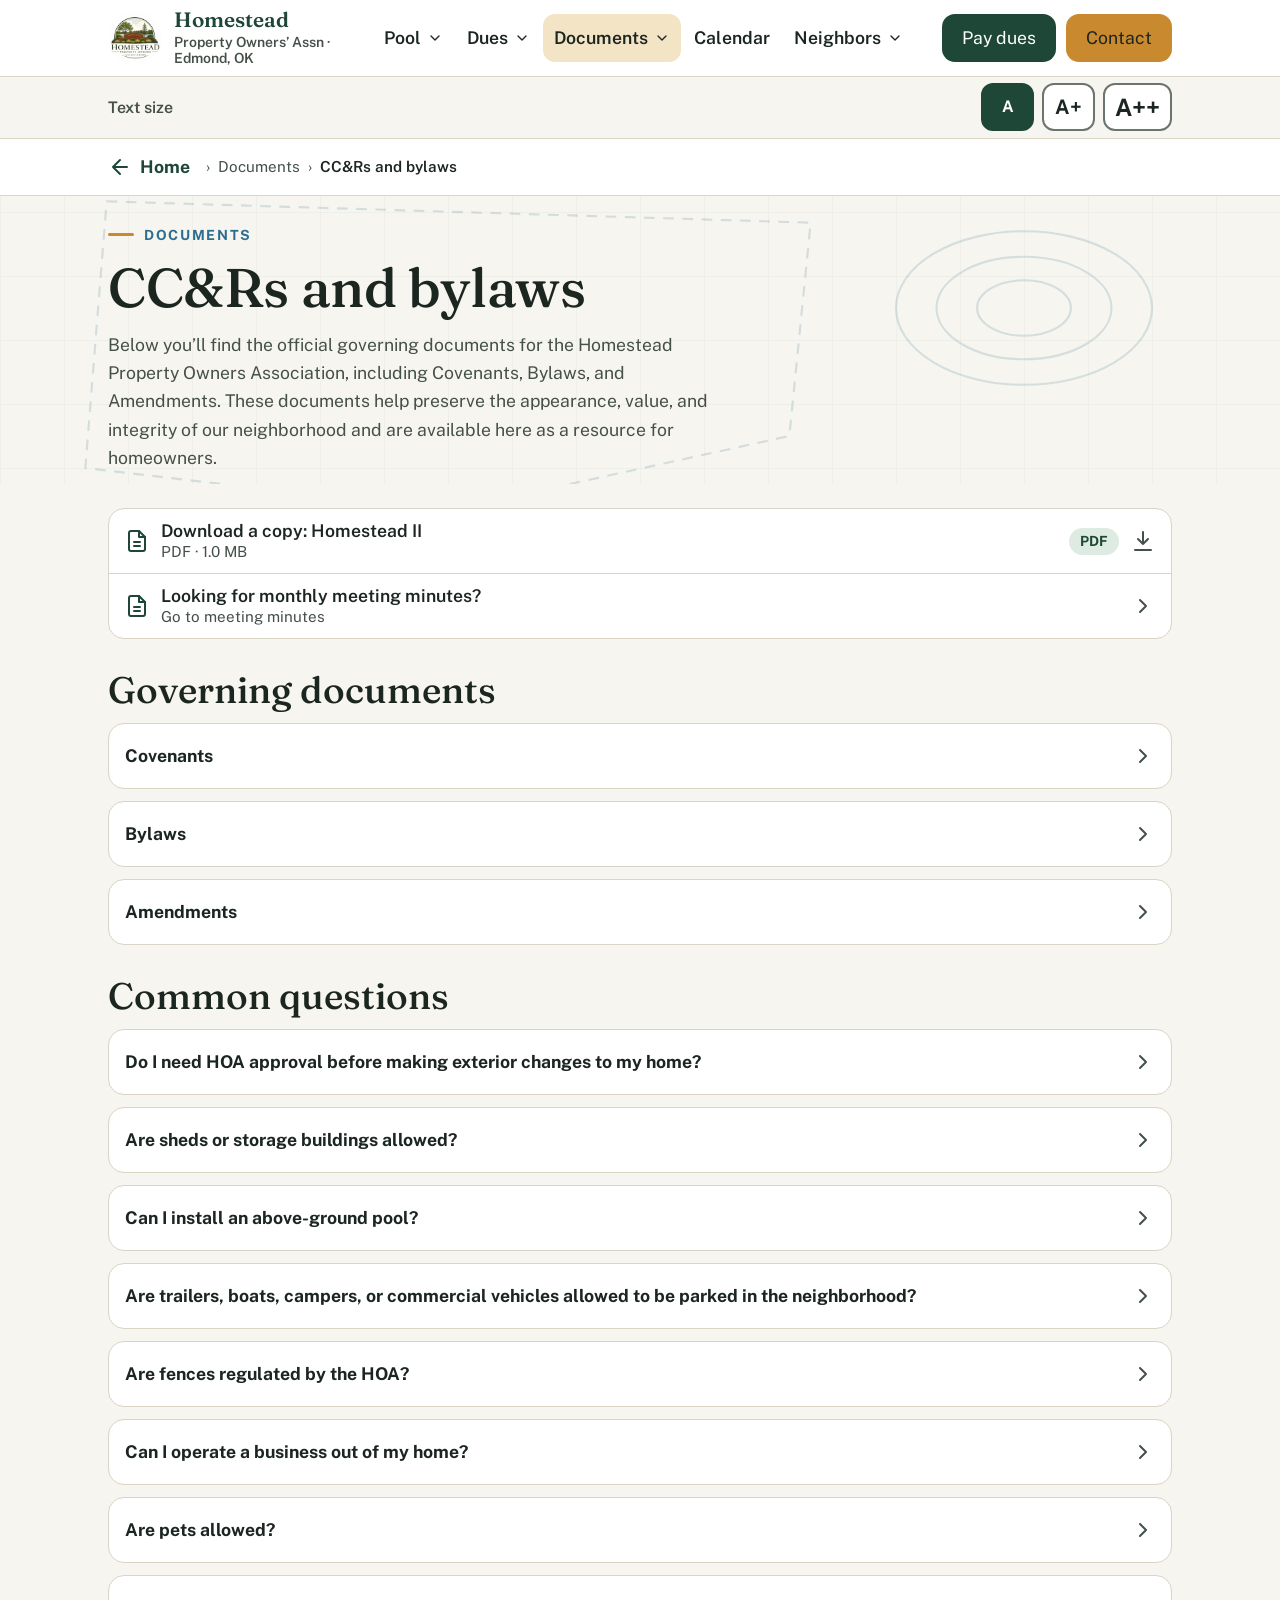
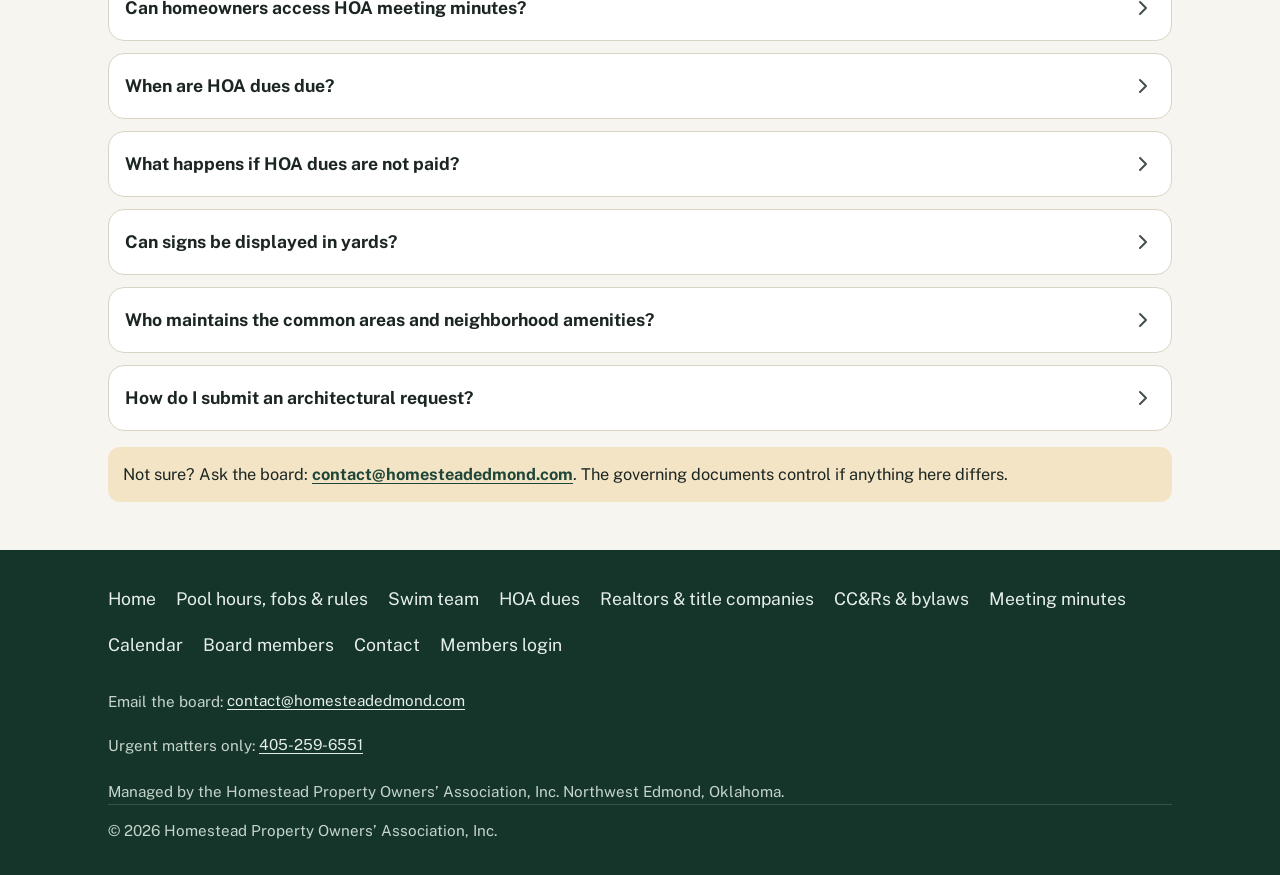
<file: ccrs-bylaws/index.html>
<!doctype html>
<html lang="en">
<head>
<meta charset="utf-8">
<meta name="viewport" content="width=device-width,initial-scale=1,viewport-fit=cover">
<title>CC&amp;Rs and bylaws · Homestead POA</title>
<meta name="description" content="Homestead covenants, bylaws, amendments and answers to common HOA questions.">
<meta name="theme-color" content="#1E4738">
<link rel="icon" href="../assets/img/logo-160.png">
<link rel="stylesheet" href="../assets/css/fonts.css">
<link rel="stylesheet" href="../assets/css/site.css">
<script>(function(){try{var n=parseInt(localStorage.getItem("hs-text-size"),10);if(n===2||n===3){var d=document.documentElement;d.style.fontSize=n===3?"130%":"115%";d.className="ts-"+n}}catch(e){}})();</script>
</head>
<body>
<a class="skip" href="#main">Skip to content</a>
<svg width="0" height="0" style="position:absolute" aria-hidden="true" focusable="false"><symbol id="i-home" viewBox="0 0 24 24"><path d="M3 11l9-7 9 7"/><path d="M5 10v10h14V10"/><path d="M9 20v-6h6v6"/></symbol><symbol id="i-card" viewBox="0 0 24 24"><rect x="2" y="5" width="20" height="14" rx="2"/><path d="M2 10h20"/></symbol><symbol id="i-pool" viewBox="0 0 24 24"><path d="M2 16s2-2 5-2 5 2 5 2 2-2 5-2 5 2 5 2M2 10s2-2 5-2 5 2 5 2 2-2 5-2 5 2 5 2"/></symbol><symbol id="i-cal" viewBox="0 0 24 24"><rect x="3" y="4" width="18" height="18" rx="2"/><path d="M16 2v4M8 2v4M3 10h18"/></symbol><symbol id="i-doc" viewBox="0 0 24 24"><path d="M14 2H6a2 2 0 0 0-2 2v16a2 2 0 0 0 2 2h12a2 2 0 0 0 2-2V8z"/><path d="M14 2v6h6M9 13h6M9 17h6"/></symbol><symbol id="i-book" viewBox="0 0 24 24"><path d="M4 19.5A2.5 2.5 0 0 1 6.5 17H20"/><path d="M6.5 2H20v20H6.5A2.5 2.5 0 0 1 4 19.5v-15A2.5 2.5 0 0 1 6.5 2z"/></symbol><symbol id="i-users" viewBox="0 0 24 24"><path d="M17 21v-2a4 4 0 0 0-4-4H5a4 4 0 0 0-4 4v2"/><circle cx="9" cy="7" r="4"/><path d="M23 21v-2a4 4 0 0 0-3-3.87M16 3.13A4 4 0 0 1 16 11"/></symbol><symbol id="i-phone" viewBox="0 0 24 24"><path d="M22 16.92v3a2 2 0 0 1-2.18 2 19.8 19.8 0 0 1-8.63-3.07 19.5 19.5 0 0 1-6-6 19.8 19.8 0 0 1-3.07-8.67A2 2 0 0 1 4.11 2h3a2 2 0 0 1 2 1.72c.13.96.36 1.9.7 2.81a2 2 0 0 1-.45 2.11L8.09 9.91a16 16 0 0 0 6 6l1.27-1.27a2 2 0 0 1 2.11-.45c.9.34 1.85.57 2.81.7A2 2 0 0 1 22 16.92z"/></symbol><symbol id="i-login" viewBox="0 0 24 24"><path d="M15 3h4a2 2 0 0 1 2 2v14a2 2 0 0 1-2 2h-4M10 17l5-5-5-5M15 12H3"/></symbol><symbol id="i-chev" viewBox="0 0 24 24"><path d="M9 18l6-6-6-6"/></symbol><symbol id="i-clock" viewBox="0 0 24 24"><circle cx="12" cy="12" r="9"/><path d="M12 7v5l3 2"/></symbol><symbol id="i-letter" viewBox="0 0 24 24"><rect x="3" y="5" width="18" height="14" rx="2"/><path d="m3 7 9 6 9-6"/></symbol><symbol id="i-menu" viewBox="0 0 24 24"><path d="M4 7h16M4 12h16M4 17h16"/></symbol><symbol id="i-x" viewBox="0 0 24 24"><path d="M18 6 6 18M6 6l12 12"/></symbol><symbol id="i-download" viewBox="0 0 24 24"><path d="M12 3v12M7 10l5 5 5-5M4 21h16"/></symbol><symbol id="i-pin" viewBox="0 0 24 24"><path d="M12 22s7-6.2 7-12a7 7 0 0 0-14 0c0 5.8 7 12 7 12z"/><circle cx="12" cy="10" r="2.5"/></symbol><symbol id="i-ext" viewBox="0 0 24 24"><path d="M14 4h6v6M20 4 10 14M18 14v5a1 1 0 0 1-1 1H5a1 1 0 0 1-1-1V7a1 1 0 0 1 1-1h5"/></symbol><symbol id="i-back" viewBox="0 0 24 24"><path d="M19 12H5M12 19l-7-7 7-7"/></symbol><symbol id="i-key" viewBox="0 0 24 24"><circle cx="8" cy="15" r="4"/><path d="M10.8 12.2 20 3M16 7l3 3"/></symbol><symbol id="i-info" viewBox="0 0 24 24"><circle cx="12" cy="12" r="9"/><path d="M12 11v6M12 7.5v.01"/></symbol></svg>
<header class="hdr"><div class="wrap hdr__row"><a class="brand" href="../index.html"><img class="brand__logo" src="../assets/img/logo-160.png" width="54" height="54" alt=""><span class="brand__name">Homestead<small>Property Owners’ Assn · Edmond, OK</small></span></a><nav class="dnav" aria-label="Main"><ul><li><details><summary class="">Pool<svg class="i" aria-hidden="true"><use href="#i-chev"/></svg></summary><div class="dnav__panel"><ul><li><a href="../services/index.html">Pool hours, fobs &amp; rules</a></li><li><a href="../swim-team/index.html">Swim team</a></li></ul></div></details></li><li><details><summary class="">Dues<svg class="i" aria-hidden="true"><use href="#i-chev"/></svg></summary><div class="dnav__panel"><ul><li><a href="../hoa-dues/index.html">HOA dues</a></li><li><a href="../realtors-title-companies/index.html">Realtors &amp; title companies</a></li></ul></div></details></li><li><details><summary class="is-active">Documents<svg class="i" aria-hidden="true"><use href="#i-chev"/></svg></summary><div class="dnav__panel"><ul><li><a href="../ccrs-bylaws/index.html" aria-current="page">CC&amp;Rs &amp; bylaws</a></li><li><a href="../meeting-minutes/index.html">Meeting minutes</a></li></ul></div></details></li><li><a href="../calendar/index.html">Calendar</a></li><li><details><summary class="">Neighbors<svg class="i" aria-hidden="true"><use href="#i-chev"/></svg></summary><div class="dnav__panel"><ul><li><a href="../boardmembers/index.html">Board members</a></li><li><a href="../contact/index.html">Contact</a></li></ul></div></details></li></ul></nav><div class="hdr__cta"><a class="btn btn--pine" href="../hoa-dues/index.html#pay">Pay dues</a><a class="btn btn--gold" href="../contact/index.html">Contact</a></div></div></header>
<div class="ts"><div class="wrap ts__in"><span class="ts__label" id="ts-l">Text size</span><div class="ts__btns" role="group" aria-labelledby="ts-l"><button class="ts__btn" type="button" data-s="1" aria-pressed="true" aria-label="Normal text size">A</button><button class="ts__btn" type="button" data-s="2" aria-pressed="false" aria-label="Larger text size">A+</button><button class="ts__btn" type="button" data-s="3" aria-pressed="false" aria-label="Largest text size">A++</button></div></div></div>
<div class="crumb"><div class="wrap crumb__in"><a href="../index.html"><svg class="i" aria-hidden="true"><use href="#i-back"/></svg>Home</a><nav class="crumb__trail" aria-label="Breadcrumb"><span aria-hidden="true">›</span> <span>Documents</span> <span aria-hidden="true">›</span> <span aria-current="page">CC&amp;Rs and bylaws</span></nav></div></div>
<main id="main">
<section class="pagehead"><svg class="pagehead__plat" viewBox="0 0 1200 360" preserveAspectRatio="xMidYMid slice" aria-hidden="true"><defs><pattern id="g" width="60" height="60" patternUnits="userSpaceOnUse"><path d="M60 0H0V60" fill="none" stroke="#1E4738" stroke-width="1" opacity=".07"/></pattern></defs><rect width="1200" height="360" fill="url(#g)"/><path d="M100 50 L760 70 L740 270 L420 340 L80 300 Z" fill="none" stroke="#2C6E8F" stroke-width="2" stroke-dasharray="10 8" opacity=".18"/><g fill="none" stroke="#2C6E8F" opacity=".16"><ellipse cx="960" cy="150" rx="120" ry="72" stroke-width="2"/><ellipse cx="960" cy="150" rx="82" ry="48" stroke-width="2"/><ellipse cx="960" cy="150" rx="44" ry="26" stroke-width="2"/></g></svg><div class="wrap"><div class="eyebrow">Documents</div><h1>CC&amp;Rs and bylaws</h1><p class="lead">Below you’ll find the official governing documents for the Homestead Property Owners Association, including Covenants, Bylaws, and Amendments. These documents help preserve the appearance, value, and integrity of our neighborhood and are available here as a resource for homeowners.</p></div></section><div class="wrap sec--tight"><ul class="list"><li><a href="../files/Homestead-II.pdf" download><svg class="i" aria-hidden="true"><use href="#i-doc"/></svg><span class="list__txt">Download a copy: Homestead II<small>PDF · 1.0 MB</small></span><span class="chip chip--ok">PDF</span><svg class="i go" aria-hidden="true"><use href="#i-download"/></svg></a></li><li><a href="../meeting-minutes/index.html"><svg class="i" aria-hidden="true"><use href="#i-doc"/></svg><span class="list__txt">Looking for monthly meeting minutes?<small>Go to meeting minutes</small></span><svg class="i go" aria-hidden="true"><use href="#i-chev"/></svg></a></li></ul></div><div class="wrap sec"><h2 class="h2">Governing documents</h2><div class="accs"><details class="acc"><summary>Covenants<svg class="i" aria-hidden="true"><use href="#i-chev"/></svg></summary><div class="acc__body"><div class="prose prose--doc"><p>Homestead Property Owners Association Declaration</p><p>DECLARATION OF COVENANTS, CONDITIONS AND RESTRICTIONS OF HOMESTEAD I A RESIDENTIAL SUBDIVISION TO THE CITY OF EDMOND, OKLAHOMA</p><p>THIS DECLARATION, made as of the 13th day of July, 1995, by Danforth Developers L. L. C., a limited liability company, hereinafter referred to as “Declarant” WITNESSETH<br/>WHEREAS, Declarant is the owner of certain real estate located in the city of Edmond, Oklahoma County, State of Oklahoma, being part of the SE/4 of Section 21, Township 14 North, Range 3 West of the Indian Meridian, Oklahoma County, Oklahoma, as more particularly described in the Plat, which property has been, or will be in the future, platted into blocks, lots, streets and easements, under the name of Homestead, including as part thereof permanent open areas, playgrounds, parks with improvements, buildings and structures erected or to be erected thereon, and other common facilities for the benefit of this particular community; WHEREAS, Declarant expressly declares its intention to develop Homestead and all additions thereto as a single family residential development within the provisions of 60 Okla. Stat. §§ 851 through 855, inclusive, in order to insure the management, maintenance, preservation, improvement and control of commonly owned areas or in portion of or interests in or restrictions upon all portions of such separately owned lots, parcels or areas, and to establish an entity and agency for such purpose and, in addition, to collect and disburse the assessments and charges hereinafter created.<br/>WHEREAS, there will be incorporated under the laws of the state of Oklahoma, as a nonprofit corporation, an entity to be known as Homestead Property Owners Association, Inc., For the purpose of exercising the aforementioned functions.<br/>NOW, THEREFORE, Declarant states and hereby declares that the real property described above is and shall be held, sold, conveyed and occupied subject to the conditions, covenants, restrictions, dedications, easements, charges and liens (the “Covenants”) hereinafter set forth, together with any additional property as may by subsequent amendment be added to and subjected to these covenants, all of which are for the purpose of enhancing and protecting the value, desirability and attractiveness of the real property. These Covenants shall run with the real property and shall be binding upon, and inure to the benefit of, Declarant and its successors in title, and any and all parties having or acquiring any right, title or any part thereof, and shall be owned in common by the owners of the separately owned lots, parcels or areas. In the original Plat appended hereto, the Common Areas shall consist of Blocks A, B and C. Additionally, the masonry wall, and an easement for the fence maintenance appurtenant to said wall, abutting Homestead Boulevard, as reflected on the Plat, shall also be Common Area.</p><p>Article 1 Definitions</p><p>The following words, when used in this Declaration or any Supplemental Declaration (unless the context shall so prohibit), shall have the following meanings:<br/><strong>1.1 “Assessments”</strong> shall mean that portion of the cost of maintaining, improving, repairing, insuring, operating and managing the Property which is to be paid by each separate Owner as determined by the Association.<br/><strong>1.2 “Association”</strong> shall mean and refer to the Homestead Property Owners Association, Inc., a nonprofit corporation to be incorporated under the laws of the state of Oklahoma, its successors and assigns.<br/><strong>1.3 “Board”</strong> shall mean the Board of Managers of the Association.<br/><strong>1.4 “By-laws</strong>” shall mean and refer to the By-laws of the Association, as such By-laws may be amended from time to time.<br/><strong>1.5 “Common Areas”</strong> mean and include all of the area on the Plats not included in the numerically identified lots to be separately owned, whether improved or unimproved, which are owned, leased or controlled by the Association for the common use and enjoyment of members of the Association.<br/><strong>1.6 “Common expenses”</strong> means and includes:<br/><strong>1.6.1</strong> Expenses of administration, maintenance, repair or replacement of the Common Areas and improvements thereon;<br/><strong>1.6.2</strong> Expenses agreed upon as common by all the separate Owners or declared common by provisions of the By-laws.<br/><strong>1.7 “Common profit” </strong>means the balance of all income, rents, profits and revenues from the Common Areas and Association dues and Assessments remaining after the deduction of the common expenses.<br/><strong>1.8 “Lot”</strong> shall mean any one of the separately identified parcels of real property, numerically described and designated as a Lot on the Plat appended as Exhibit “A.”<br/><strong>1.9 “Member” </strong>shall mean and refer to an Owner of a Lot. All owners other than Declarant are Class A Members; Declarant shall be a Class B member.<br/><strong>1.10 “Owner(s)”</strong> shall mean the record owner, whether one or more persons or entities, of legal title to any Lot which is or may become a part of the Property, including contract sellers, but excluding those having such interest merely as security for the performance of an obligation. Each Owner shall be a member of the Association.<br/><strong>1.11 “Plat”</strong> shall mean each and every Plat filed by the Declarant and recorded in the records of the County Clerk of Oklahoma County, Oklahoma, which covers all or any portion of the Property.<br/><strong>1.12 “Property” or “Homestead”</strong> means and includes the real property described above, and such additions thereto and other real property which may be zoned and platted by Declarant for single family residential purposes within the said Southeast Quarter (SE/4) which is annexed to the above-described property and/or brought within the jurisdiction of and subject to assessment by the Association by declaration of the Declarant.<br/><strong>1.13 “Residence”</strong> shall mean an improvement constructed for occupancy by a single family located on one Lot. Each Residence shall be constructed in conformity with the architectural and design standards set forth herein or in the By-laws appended hereto.<br/><strong>1.14 “Residential Use”</strong> shall mean the occupation or use of a Residence in conformity with this Declaration and the requirements imposed by applicable zoning laws or other state, county or municipal rules and regulations.<br/><strong>1.15 “Single Family”</strong> shall mean one or more persons each related to the other by blood, marriage, legal adoption or legal guardianship, or a group of not more than three persons not all so related, who maintain a common household in a Residence. Single Family shall also include domestic servants who maintain a common household in a Residenc e.</p><p>top</p><p>Article 2 Future Intent</p><p><strong>2.1 FUTURE ADDITIONS.</strong> Although this initial Declaration includes only the real property described on the Plat appended hereto, it is the intention of the Declarant to cause additional declarations to be filed with respect to other property located within the Southeast Quarter (SE/4) of said Section 21, which additional declarations will be complementary hereto or shall incorporate these Covenants. The future declarations will provide that the Owners of the Lots in such additions shall be Class A members of the Association. The Declarant will continue as the sole Class B member of the Association. Such future declarations shall also describe and convey any additional Common Areas to be owned by the Association. During its existence, the Association will include, as members, every Owner of a lot zoned for single family residential use within the said southeast Quarter (SE/4) which is, or may in the future be, platted by Declarant as a residential lot within Homestead. Each member of the Association will be subject to its Articles of Incorporation, By-laws, rules and regulations, as from time to time established and/or amended. The Common Areas which will be owned by the Association, as reflected on the Plat appended hereto, will ultimately include other lands within the Southeast Quarter which are not included on the appended Plat. If within twenty (20) years of the date of incorporation of the Association, the Declarant or its successors and assigns should develop additional lands with in the Southeast Quarter, such additional lands may be annexed to the above-described Property without the consent of the Members.</p><p>Article 3 Description of Project, Division of Property, and Creation of Property Rights</p><p><strong>3.1 Division of Property</strong> The property is hereby divided into the following separate freehold estates:<br/><strong>3.1.1 Lots</strong> The Lot designations and statement of location and immediate area to which any Lot has access and any other data necessary for its proper identification are graphically described on the Plat.<br/><strong>3.1.2 Common Areas</strong> The remaining portion of the Property, referred to herein as “Common Areas,” as graphically described on the Plat.<br/><strong>3.1.3 Conveyance of Common Areas and Dedication of Easements</strong>. Declarant, In consideration of the benefits to be derived from this development, the receipt and sufficiency of which is acknowledged, hereby grants, bargains, sells and conveys to Homestead Property Owners Association, Inc., its successors and assigns, all of it right, title and interest in and to the Common Areas within Homestead, being more specifically described as Blocks A, B and C, and the Association Fence (as described and defined herein), and an easement for construction and maintenance of the Association Fence, all as described on the Plat of Homestead, a residential subdivision to the City of Edmond, Oklahoma County, Oklahoma. <strong>3.2 Lots Subject to Restrictions.</strong> All Lots in Homestead shall be acquired, transferred, assigned or conveyed subject to the easements, conditions, restrictions and covenants of ownership set forth in these Covenants and in the By-laws appended hereto, as same may be amended from time to time.</p><p>Article 4 Association, Administration, Classes of Members and Voting Rights</p><p><strong>4.1 Association to Manage Property.</strong> The administration of the Property shall be governed by the By-laws of the Association, a true copy of which shall be available for inspection by all Owners at the offices of the Association. Each Owner shall comply strictly with the By-laws and with the administrative rules and regulations adopted pursuant thereto, as either of the same may be amended from time to time, and with these covenants.<br/><strong>4.2 Membership</strong> The Association shall be composed of all of the Owners of separate Lots as same are hereinabove described. Membership in said Association shall be appurtenant to, and may not be separated from, ownership of any Lot, even though such interest and membership is not expressly mentioned in the deed or other instrument of conveyance. Ownership of a Lot shall be the sole qualification for membership in the Association.<br/><strong>4.3 Classes of Members.</strong> The Association shall consist of Class A members and Class B members.<br/><strong>4.3.1 Class A Members.</strong> Class A Members shall be all those Owners of single-family residential Lots with the exception of Declarant. Each Class A member shall be entitled to one vote for each Lot in which he holds the interest required for membership as set forth herein. When more than one person holds such interest in any Lot, all such persons shall be members. The vote for such Lot shall be exercised as they among themselves determine, but in no event shall more than one vote be cast with respect to any Lot. Class A Members shall also include Owners of Lots in additions which may be developed, platted and subject by Declarant to the provisions of these Covenants by future amendment of these Covenants or otherwise.<br/><strong>4.3.2 Class B Members</strong> The Class B member(s) shall be the Declarant. The Class B member(s) shall be entitled to one vote for each Lot in which it holds the interest required for membership as set forth herein. The Class B membership shall cease to exist when Declarant (i) owns no interest in any Lot in Homestead, as same is shown on the Plat appended as Exhibit A, and (ii) owns no interest in any Lot in any additions which may be subjected to these Covenants in the future.<br/><strong>4.4 Voting.</strong> The proportionate representation for voting purposes in meetings of the Association shall be one (1) vote per Lot for all classes of Members.<br/><strong>4.5 Membership Meetings</strong> Regular and special meetings of the Association shall be held in accordance with the provisions of the By-laws appended hereto and incorporated herein.<br/><strong>4.6 Board of Managers </strong>The affairs of the Association shall be managed by a Board of Managers (“Board”), which is hereby established by the appended By-laws. The Board shall conduct regular and special meetings according to the provisions of the By-laws.</p><p>Article 5 Maintenance and Assessments</p><p><strong>5.1 Creation of Lien and Personal Obligation of Assessment</strong> Each Owner of any Lot in Homestead, by acceptance of a Deed therefore, whether or not it shall be so expressed in any such deed or other conveyance, is deemed to covenant and agree to pay the Association: (1) Purchase Assessments; (2) annual assessments or charges; and (3) special assessments for capital improvements; each such assessment to be fixed, established, and collected from time to time as hereinafter provided. The Purchase Assessments, annual assessments and special assessments, together with such interest thereon and costs of collection thereof, as hereinafter provided, shall be a charge on the land and shall be a continuing lien upon the property superior to any homestead or other exemption provided by law, but shall not be prior or superior to any purchase money mortgage lien or any first mortgage on a home. Said lien may be enforced by the Association and may be recorded and/or foreclosed in any manner provided by the laws of the state of Oklahoma for the foreclosure of mortgages or deeds of trust, with or without power of sale. Each such assessment, together with such interest, costs and reasonable attorney’s fees shall also be the personal obligation of the person who was the Owner of such property at the time when the assessment fell due. The personal obligation shall not pass to his successors in title unless expressly assumed, but, nevertheless, the lien shall continue to be a charge and lien upon the land as above provided.<br/><strong>5.2 Purchase Assessment</strong> Upon the initial sale by Declarant of each Lot to the Builder or original purchaser, there shall be immediately due and owing to the Association, a Purchase Assessment in the amount of One Hundred Dollars ($100.00), which is assessed, due and payable, as of the date of each transaction. All of such assessments shall be deposited into the Association’s account(s) as provided in the By-laws.<br/><strong>5.3 Annual Assessments</strong> Commencing on January 1, 1996, and each year thereafter, there shall be an annual assessment due from each Owner of a Lot, the amount of which shall be as set forth herein: Type of Member Amount Class A $200.00 Class B $0.00 From and after January 1, 1996, the Board, after consideration of current maintenance costs and future needs of the Association, may increase the annual assessment of Class A members by a Maximum of 10% per year, effective as of September 1 of each year, without a vote of the members. Increases in the annual assessments of Class A members in excess of 10% per year must be approved by a majority of the Class A members. There shall be no annual assessment paid by the Class B Member(s) without the unanimous written approval of same by all Class B Member(s). Provided, a Builder, Defined as an owner of a Lot who has acquired such Lot for purposes of construction of a residence for sale to a third party, shall not be subject to the Annual Assessments set forth herein unless and until such Builder or his tenant occupies such structure as a residence. Notwithstanding any other provision within these Covenants and/or the By-laws of the Association, Class A members shall not be entitled to amend the Covenants and/or the By-laws in any manner which would require Declarant, as the Class B member, or Builders (except those occupying a structure as a residence) to be subjected to the Annual Assessments of the Association or any Special Assessment.<br/><strong>5.4 Special Assessments</strong> The Association may levy a special assessment upon Class A members, other than Builders, for the purpose of defraying, in whole or in part, the cost of any construction, reconstruction, repair or replacement of a capital improvement on or related to the Common Areas, including the community pool, buildings, fixtures and personal property or fences located on the Common Areas, or to defray any unanticipated or underestimated expenses normally covered by the purchase assessment or any regular assessment (and, where necessary, for taxes assessed against the Common Areas); provided that, any such assessment or charge as to any period shall have the assent of two-thirds (2/3irds) of the Class A members at a meeting called for the purpose, written notice of which shall be sent to all Members not less than twenty (20) and not more than forty (40) days in advance of the meeting setting out the purpose of the meeting. Special assessments may also be levied against any individual Lot and its Owner to reimburse the Association for costs incurred in bringing that Owner and his Lot into compliance with these Covenants and/or the By-laws.<br/><strong>5.5 Purpose of Assessments</strong> The assessments, including the purchase assessment and any regular or special assessments which may be levied by the Association, shall be used exclusively to provide for the maintenance of the Common Areas for the common good of the Property. Annual assessments shall include an adequate reserve fund to insure, maintain and repair the Common Areas.<br/><strong>5.6 Allocation of Assessments</strong> Each Lot shall bear an equal share of any aggregate regular and special assessment, other than special assessments levied against an individual Owner pursuant to paragraph 5.4.<br/><strong>5.7 Transfer of Lot by Sale or Foreclosure</strong> Sale or Transfer of any Lot shall not affect the assessment lien; however, the sale or transfer of any Lot pursuant to mortgage foreclosure shall extinguish the lien of such assessment as to payments which become due prior to such sale or transfer (except for assessment liens recorded prior to the mortgage). No sale or transfer shall relieve such Owner from liability for any assessments thereafter becoming due or from the lien thereof. In a voluntary conveyance of a Lot, the grantee of the same shall be jointly and severally liable with the grantor for all unpaid assessments by the Association against the latter for his share of the common expenses up to the time of the grant or conveyance without prejudice to the grantee’s right to recover from the grantor the amounts paid by the grantee therefor; however, any such grantee shall be entitled to a statement from the Association and such grantee shall not be liable for, nor shall the Lot be subject to a lien for, any unpaid assessments made by the Association against the grantor in excess of the amount set forth in the statement; provided, however, the grantee shall be liable for any such assessment becoming due after the date of any such statement.<br/><strong>5.8 Enforcement of Assessment Obligation; Priorities, Discipline</strong> Any part of any assessment not paid within thirty (30) days after the due date shall bear interest at the rate of ten percent (10%) per annum from the due date until paid. When a notice of assessment and/or lien has been recorded, such assessment shall constitute a lien on each respective Lot prior and superior to all other liens except (1) all taxes, bonds, assessments and other levies which, by law, would be superior thereto and (2) the lien or charge of any first mortgage of record (meaning any recorded mortgage or deed of trust with first priority over other mortgages or deeds of trust) made in good faith and for value. Such lien, when delinquent, may be enforced by sale by the Association, its attorney or other person authorized by this document or by law to make the sale, after failure of the Owner to pay such assessment. The Association, acting on behalf of the Owners, shall have the power to bid for the Lot at the foreclosure sale and to acquire and hold, lease, mortgage and convey the same. Suite to recover a money judgment for unpaid common expenses, rent and attorneys’ fees shall be maintainable without foreclosing or waiving the lien securing the same. The Board may impose reasonable monetary penalties, which penalties may include attorney fees and expenses of litigation or collection, against an Owner who is in default in payment of any assessment, after notice and hearing according to the By-laws.<br/><strong>5.9 Commencement Date of Annual Assessments</strong> The annual assessments provided for herein shall commence on the date on which a single-family home is constructed thereon and first occupied by the Owner or by any other person occupying all or any part of such structure. The Board shall determine the amount of the annual assessment due from such Owner, calculated by the following formula: Annual Assessment Amount x days remaining in calendar year/365. The Board shall notify the Owner of the amount of the assessment due from such initial Owner. The initial annual assessment shall be due within 45 days of receipt of notice from the Board of the amount owed. Thereafter, annual assessments shall be due and owing as of January 1st of each subsequent year by the Owner of the Lot occupying same as of said date.</p><p>Article 6 Duties and Powers of the Association and Board</p><p><strong>6.1 Statutory Duties and Powers of the Association</strong> The duties and powers of the Association shall be as required, implied or necessary by 60 Okla. stat. §§ 851 through 855, inclusive, as same presently exist or may be hereafter amended relative to Real Estate Developments.<br/><strong>6.2 Other Duties and Powers of the Association</strong> In addition to the duties and powers enumerated in the By-laws or elsewhere provided for herein, the Association, acting through the Board, may enforce these Covenants and shall:<br/><strong>6.2.1 Maintenance and Repairs</strong> Maintain, insure, repair, replace, restore, operate, and manage all Common Areas.<br/><strong>6.2.2 Enforcement</strong> Enforce the provisions of this Declaration by appropriate means including, without limitation, the expenditures of funds of the Association, the employment of legal counsel and the commencement of Legal proceedings.<br/><strong>6.2.3 Insurance </strong>Maintain such policy or policies of insurance as are required by this document or as the Board deems necessary or desirable in furthering the purposes of and protecting the interests of the Association.<br/><strong>6.2.4 Rules and Regulations</strong> The Board shall adopt and enforce such rule and regulations as the Board deems desirable for the use, security and safety of Owners in respect to the Common Areas. Rules and Regulations adopted by the Board shall be prominently displayed or otherwise published to the Owners.</p><p>Article 7 Use Restrictions and Architectural Control</p><p>In addition to all of the covenants contained herein, the use of the Property and each Lot therein is subject to the following use restrictions and architectural controls and limitations:<br/><strong>7.1 Nuisances</strong> No noxious, illegal or offensive activities shall be carried on in any Lot, or in any part of the Property, nor shall anything be done thereon which may be or may become an annoyance or a nuisance to or which may in any way interfere with the quiet enjoyment by an Owner of his respective Lot, or which shall in any way increase the rate of Insurance for the Project, or cause any insurance policy to be canceled or to cause a refusal to renew the same, or which will impair the structural integrity of any building. The Board shall have the power to make and to enforce reasonable rules and regulations in furtherance of this provision.<br/><strong>7.2 Use of Lots </strong>Except as may be provided hereinbelow, each Lot shall be used for single family residential purposes only, and no trade or business of any kind may be carried on therein. Lease or rental of the Lot for residential purposes shall not be considered to be a violation of this covenant. Any lessee or tenant shall in all respects be subject to the terms and conditions of these Covenants, the By-laws and any rules and regulations adopted hereunder. Without the prior written consent of the Board, nothing shall be done or kept on any Lot or in the Common Areas or any other part thereof to increase the rate of insurance on the Property or any part thereof over what the Association, but for such activity, would pay.<br/><strong>7.3 Architectural Standards and Building Committee</strong> No residence shall be erected or altered on any Lot except as is installed or approved by the Declarant in connection with the initial construction of buildings or until the building plans and specifications and plot plan showing the location of such building have been approved in writing as to the conformity and harmony of external design with existing structures in Homestead, and as to the location of the building with respect to topography and finished ground elevation by a building committee composed of David P. Roberts and Russell L. Roberts, or by a representative designated by a majority of the members of said committee. In the event of the death or resignation of any member of said committee, the remaining member or members shall have full authority to approve or disapprove such design and location. In the event the building committee fails to approve or disapprove such design and location within thirty (30) days after said plans and specification shall have been submitted to it, approval will not be required and the Owner submitting such plans and specifications shall be deemed to have complied with this provision. The building committee may act upon its own motion or upon the written request of any Owner.<br/>The Association, building committee or its representatives may institute suit to enjoin or to remove such additions, alterations or improvements, which have not been approved as provided herein, at any time, and all costs and attorney fees shall be the respon libility of the Owner whose actions caused such suit to be instituted. No permission or approval shall be required to rebuild in accordance with the original plans and specifications or to rebuild in accordance with the original specifications previously approved by the building committee. Neither the members of the committee nor its designated representative shall be entitled to any compensation for services performed pursuant to this covenant. The original members of the building committee, and their successors, shall be replaced, effective January 1, 2010, with three individuals, all of whom must be Owners, who shall serve for such terms as designated by the Board.<br/><strong>7.4 Structural Size Restriction </strong>The floor area of the main structure, exclusive of porches, basements and garage(s), shall not be less than 2000 square feet.<br/><strong>7.5 Brick or Stone Construction</strong> Unless otherwise approved by he Building committee, the principal exterior of the first floor of any residence, excluding the roof, shall be at least eighty percent (80%) brick, stone or stucco, as approved by the building committee, and twenty percent (20%) may be frame wood, shingles or other materials which will blend together with the brick, stone or stucco. It is the intent of this restriction to allow panels of other materials other than brick, stone or stucco to be used, but in no event shall a continuing wall consisting of twenty percent (20%) or more of the exterior of the residence be build of any material other than brick, stone or stucco. This restriction is intended to restrict the principal exterior of the first floor of residences to masonry in their construction, but may be modified to allow use of other materials to blend with the masonry to eliminate repetition of design, provided such modifications must be approved in writing, in advance, by the building committee. All fireplace himneys or chases must be constructed of masonry or masonry veneer.<br/><strong>7.6 Garages and Carports</strong> Garages must be at least two cars wide and must be attached to the residence. No carports shall be permitted on the Property.<br/><strong>7.7 Roof Construction</strong> Unless otherwise approved by the building committee in writing,the roof of each residential structure in Homestead, including garages and detached structures shall be constructed with ELK Prestique II shingles, or an equivalent or superior shingle approved by the building committee, which shingles shall be of gray weathered wood color. Upon written application to the building committee, the building committee may approve variances to this restriction if such variance, in the opinion of the building committee, conforms to the architectural standards of Homestead. All such variances must be approved in writing by the building committee.<br/><strong>7.8 Setback and Side Building Limits</strong> No building structure or part thereof shall be erected or maintained on any Lot nearer to the front building limit or the side building limit line as shown on the Plat. no building structure or any part thereof shall be located, placed or maintained within five feet (5′) of the side Lot Line of any Lot. no building structure or part thereof shall be erected or maintained within twenty feet (20′) of the back lot line.<br/><strong>7.9 Garbage, Trash and Refuse Disposal</strong> All rubbish, trash and garbage shall be regularly removed from the Property and any Lots, and shall not be allowed to accumulate thereon. Trash, garbage and other waste shall not be kept except in sanitary containers.<br/><strong>7.10 Pets </strong>No animals, livestock or poultry of any kind shall be raised, bred, or kept on any lot or building site, except that dogs, cats or other household pets may be kept, provided that they are not kept, bred or maintained for any commercial purposes.<br/><strong>7.11 Above Ground Pools</strong> No pools with a capacity of more than 100 gallons of water shall be installed, placed, erected or maintained above the surface of the ground of any Lot located in Homestead.<br/><strong>7.12 Vehicle Restrictions </strong>No trailer, camper (including a camper shell on a pick up truck or other vehicle), mobile home, commercial vehicle, truck (other than standard size pickup truck), inoperable vehicle, boat or similar equipment shall be permitted to remain upon any area within Homestead, except within a completely enclosed garage, other than temporarily. For purposes of this restriction “temporarily” means a period less than 24 hours. Commercial vehicles shall not include sedans or standard size pickup trucks which are used both for business and personal use, provided that any signs or markings of a commercial nature on such vehicles shall be unobtrusive and inoffensive as determined by the Association. No noisy or smoky vehicles shall be operated in Homestead. no off-road unlicensed motor vehicles shall be maintained or operated in Homestead.<br/><strong>7.13 Diseases and Insects </strong>No Owner shall permit any thing or condition to exist upon any Lot which shall induce, breed or harbor infectious plant diseases or noxious insects.<br/><strong>7.14 Signs</strong> No signs or billboards shall be displayed to the public view on any Lot except signs placed by builders or licensed Realtors for the sale or rental of property and such signs as are approved by the Association or committee appointed by the Association. Provided, an Owner’s “For Sale” or “For Rent” sign, approved by the Association as to the size and content, may be displayed.<br/><strong>7.15 Radio and Television Antennas</strong> No radio tower shall be constructed or installed upon any Lot or Common Areas within Homestead. No alteration to, or modification of, a central radio or television antenna or cable system, whichever is applicable, shall be permitted and no Owner may be permitted to construct, use or operate his own external radio or television antenna, including satellite dish receivers with diameters in excess of thirty inches (30″), without the written consent and approval of the building committee.<br/><strong>7.16 Liability of Owners </strong>for Damage to Common Areas The Owner of each Lot shall be liable to the Association for all damages to the Common Areas or improvements thereon caused by such Owner or any occupant or guest of such Owner.<br/><strong>7.17 Power Equipment and Car Maintenance </strong>No power equipment, workshops or car maintenance shall be permitted on any lot as a commercial venture. Car maintenance, other than routine servicing of vehicles (oil change, car wash, etc.), shall not be conducted on the Property except wholly within the garage of a residence.<br/><strong>7.18 Temporary Structures </strong>No structure of a temporary nature, including trailers, basements, tents, shacks, garages, barns or other outbuildings shall be used on any lot or building site at anytime as a residence, either temporarily or permanently. This restriction shall not apply to temporary business offices of builders.<br/><strong>7.19 Outbuildings </strong>No outbuildings, sheds or storage structures shall be constructed or located on any Lot without the prior written approval of the building committee.<br/><strong>7.20 Waiver of Restrictions by Building Committee </strong>The Building Committee is authorized to waive any of the terms and conditions of these covenants pertaining to the construction and location of structures if the Building Committee determines that the requested waiver would be in conformity and harmony with the external design of existing structures in Homestead, and/or as to the location of the building or structure with respect to the topography and finished ground elevation.<br/><strong>7.21 Fencing and Special Fence restrictions</strong> on Lots Appurtenant to Homestead Boulevard All fences on side or rear lot lines which abut Homestead Boulevard shall be uniform in design and shall be originally constructed by Declarant on the fence and maintenance easement described on the plat. The fence constructed on the easement shall be considered a part of the Common Area, which fence shall be maintained by the Association (hereinafter the “Association fence.”) Any fence, other than a fence constructed upon the perimeter of a lot, is prohibited without the prior written approval of the Building Committee. The Association Fence shall be the only perimeter fence permitted on the lot lines which abut Homestead Boulevard. No Owner of any lot Appurtenant to Homestead Boulevard shall construct any additional fence parallel to the Association Fence. Extensions, additions or modifications to the Association Fence are prohibited without the prior written approval of the Building Committee. The Association shall be responsible for maintenance and repair of the Association Fence. The Owner of the lot upon which a segment of the Association Fence is constructed shall be responsible for Maintenance of the appurtenant grass and plantings on both sides of the Association Fence on said Owner’s Lot.<br/><strong>7.22 Warranty of Enforceability</strong> While the Declarant has no reason to believe that any of the restrictive covenants of this Article &amp; or elsewhere in these Covenants are or may be invalid or unenforceable for any reason or to any extent, it makes no warranty or representation as to the present or future validity or enforceability of any such restrictive covenant. Any Owner acquiring a Lot in Homestead in reliance on one or more of such restrictive covenants shall assume all risks of the validity and enforceability thereof and, by acquiring the Lot, agrees to hold the maker hereof harmless therefrom.<br/><strong>7.23 Prohibition of Alteration and Improvement</strong> No building, structure, shed, fence, wall, obstruction, balcony, screen, patio, patio cover, tent, awning, sheds, carport, carport cover, improvement or structure of any kind shall be commenced, erected, or maintained upon the Property, nor shall any alteration or improvement of any kind be made to any previously constructed structure, until the same has been approved in writing by the building committee.<br/><strong>7.24 Enforcement and Access by Managers and Building Committee</strong> The Board shall have the power to make and to enforce reasonable rules and regulations in furtherance of this Article. During reasonable hours, Declarant, any member of the building committee, any member of the Board, or any authorized representative of any of them, shall have the right to come upon and inspect any Lot and the improvements thereon (except for the interior portions of any Residence) for the purpose of ascertaining whether or not the provisions of this Article have been or are being complied with, and such persons shall not be deemed guilty of trespass by reason of such entry.</p><p>Article 8 General Provisions</p><p><strong>8.1 Enforcement The Association</strong>, any Owner and any governmental or quasigovernmental agency or municipality having jurisdiction over the Property, shall have the right to enforce, by any proceeding at law or in equity, all restrictions, conditions, covenants, reservations, liens and charges now or hereafter imposed by this document and, in such action, shall be entitled to recover costs and reasonable attorneys’ fees as are ordered by the Court; provided, however, that an individual Owner shall have no right to enforce the collection of any assessment levied against any other Owner under Article 4, above. Failure by any such person or entity to enforce any such provision shall in no event be deemed a waiver of the right to do so thereafter.<br/><strong>8.2 Invalidity of Any Provision</strong> Should any provision of this document be declared invalid or in conflict with any law of the jurisdiction where the Project is situated, the validity of all other provisions shall remain unaffected and in full force and effect.<br/><strong>8.3 Amendments</strong> To the extent not inconsistent with 60 Okla. Stat. (*) 851, et seq., as same is now or may hereafter be amended, an amendment of these covenants may be enacted by the vote or written assent of a majority of the Owners; provided, however, that the percentage of the voting power necessary to amend the clause or provision shall not be less than the prescribed percentage of affirmative votes required for an action to be taken under that clause. Any amendment must be recorded and shall become effective upon being recorded in the office of the County Clerk of Oklahoma County, Oklahoma.<br/><strong>8.4 Mortgage Protection Clause</strong><br/><strong>8.4.1 Rights of First Mortgages</strong> No breach of any of the Covenants, Conditions and Restrictions contained in this document, nor the enforcement of any lien provisions herein, shall render invalid the lien of any first mortgage (meaning a mortgage with first priority over any other mortgage) on any Lot made in good faith and for value, but all of said Covenants, Conditions and Restrictions shall be binding upon and be effective against any Owner whose title is derived through foreclosure or trustee’s sale or otherwise.<br/><strong>8.4.2 Mortgage Priority:</strong> Right to Inspect Records Notwithstanding any language contained in this document to the contrary, no Owner and no other party shall have priority over any rights of institutional lenders pursuant to their mortgages in the case of a distribution to Owners of insurance proceeds or condemnation awards for losses to or taking of Lots and/or any portion or element of Common Areas. Institutional lenders shall have the right to examine the books and records of the Association. as levied by the Association. The acquisition of inssrance by the Association shall be without prejudice to the right of any Owners to obtain additional individual Insurance.<br/><strong>8.6 Owner’s Compliance</strong> Each Owner, tenant or Occupant of a Lot shall comply with the provisions of the Project documents and all decisions and resolutions of the Association or its duly authorized representative, and failure to comply with any such provisions, decisions or resolutions shall be grounds for an action to recover sums due for damages (including costs and attorneys fees) and/or for injunctive relief. All agreements and determinations lawfully made by the Association in accordance with the voting percentage established in this document or in the By-laws shall be deemed to be binding on all Owners of Lots, their successors and assigns.<br/><strong>8.7 Conflict of Project Documents</strong> If there is any conflict among or between the Project documents, the provisions of these Covenants shall prevail; thereafter, priority shall be given to Project documents in the following order: Plat, By-laws, and rules and regulations of the Association.<br/><strong>8.8 Service of Process</strong> The name of the person to receive service of process together with the residence or place of business of such person in Oklahoma County is<br/>David P. Roberts,<br/>PO Box 424,<br/>Spencer, Oklahoma 73084,<br/>or such other person as the Board may designate by an amendment hereto filed solely for that purpose. IN WITNESS WHEREOF, the undersigned have executed this document this 13th day of July, 1995<br/>DANFORTH DEVELOPERS L. L. C.<br/>David P. Roberts, Manager<br/>State of Oklahoma<br/>County of Oklahoma<br/>Before me, the undersigned, a Notary public, in and for said County and State on this 13th day of July 1995, personally appeared<br/>David P Roberts of Danforth Developers, L. L. C. ,<br/>to me known to be the identical person who subscribed the name of the maker thereof to the foregoing instrument as its Manager and acknowledged to me that he executed the same as his free and voluntary act and deed and as the free and voluntary act and deed of said entity, for the uses and purposes therein set forth Given under my hand and seal of office the day and year last above written.<br/>Notary Public</p></div></div></details><details class="acc"><summary>Bylaws<svg class="i" aria-hidden="true"><use href="#i-chev"/></svg></summary><div class="acc__body"><div class="prose prose--doc"><p>Articles 1-5 Name, Purpose, Owners, Board, &amp; Meetings</p><p><strong>ARTICLE I</strong><br/><strong>NAME</strong><br/>The name of this organization shall be Homestead Property Owners Association, Inc. (the “Association”).</p><p>ARTICLE II</p><p><strong>PURPOSE AND PARTIES</strong></p><p><strong>2.1 Purpose</strong> The purpose of the organization shall be the administration of the Property described in the Covenants, Conditions and Restrictions of Homestead (hereinafter the “Covenants”), a residential subdivision to the City of Edmond, Oklahoma, as shown by the recorded Plat or Plats to be recorded thereof, and all property which may be subjected to the Covenants by amendment thereof or otherwise, of which these By-laws are a part, which administration shall be in accordance with these By-laws and the provisions of 60 Okla. Stat. (*) 861. et seq. All definitions and terms contained in the Covenants shall apply hereto and are incorporated herein by reference.<br/><strong>2.2 Members</strong> All present and future owners and tenants of any lot, mortgagees and other persons who may use the facilities of the Property in any manner are subject to these Bylaws, the Covenants, the rules and regulations of the Association, and all agreements and easements relating thereto.</p><p>ARTICLE III</p><p><strong>LOT OWNERS</strong></p><p><strong>3.1 Membership</strong> Any person onbecoming an owner of a Lot shall automatically become a member of Homestead Property Owners Association and be subject to these Bylaws. Such membership shall terminate without any formal action by the Association whenever such person ceases to own a lot, but such termination shall not relieve or release any such former owner from any liability, obligation, right or remedy incurred under or in any way connected with the Association or during the period of such ownership and membership in the Association. The membership shall be deemed conveyed or encumbered with the lot even when such interest is not expressly mentioned or described in the conveyance or other instrument.<br/><strong>3.1.1 Class of Membership</strong> There shall be two (2) classes of membership in the Association. Class A Members shall be all purchasers, and their successors and assigns, of a Lot from the Developer. Class B Members shall be the Developer. notwithstanding any other provision in the Covenants or these By-laws, Class B members shall not be subject to levy for regular or special assessments by the Association. Only Lots owned by Class A members shall be subject to any levy for regular and/or special assessments by the Association. Provided, a Builder (defined herein as an Owner of a Lot who has acquired such Lot for purposes of construction of a residence for sale to a third party) shall not be subject to either annual or special assessments unless and until the builder or his tenant occupies such structure as a residence. This provision of the By-laws may not be altered, amended or modified by the Association except by the ritten approval of Class B members.<br/><strong>3.2 Annual Meetings</strong> Regular annual meetings of members of the Association shall be held at a residence on the Property or at such other suitable place convenient to the members as may be designated by the Board. The first meeting of the Association shall be held on or about November 15, 1995.<br/><strong>3.3 Special Meetings</strong> A special meeting of members of the Association shall be promptly called by the Board upon the vote for such a meeting by a majority of the quorum of the Board or upon receipt of a written request therefor signed by members representing twentyfive percent (25%) of the total voting power of the Association or by members representing fifteen percent (15%) of the voting power residing in members other than Developer.<br/><strong>3.4 Notice of Meetings</strong> The Board shall give notice of regular and special meetings to members by posting notice of the date, time and location thereof at conspicuous places on or near the Property. The Board shall give the Developer written notice of the annual meeting at least fifteen (15) days prior to the scheduled meeting date. The Board shall give Developer written notice of all special meetings at least five (5) days before any special meeting.<br/><strong>3.5 Quorum</strong> The Board shall be entitled to conduct any and all business, with or without a quorum being present, at any annual or special meeting of which notice has been given as set forth herein, except as may otherwise be provided herein.<br/><strong>3.6 Proxies </strong>At all meetings of members, each member bay vote in person or by Proxy.<br/><strong>3.7 Voting</strong> The owner or owners of each Lot shall be entitled to one vote for each Lot owned by said owner or owners. whenever more than one person holds such interest in any Lot, the vote for such Lot shall be exercised as those Owners themselves determine and advise the secretary prior to any meeting. In the absence of such advice, the Lot’s vote shall be suspended in the event more than one person seeks to exercise it. Each vote shall have equal value.</p><p>ARTICLE IV</p><p><strong>BOARD OF MANAGERS; SELECTION; TERM OF OFFICE</strong></p><p><strong>4.1 Number and Term of Managers</strong> The Board shall consist of three (3) managers, each of whom shall be a lot owner or an agent of Developer (while Developer remains a lot owner). The managers shall serve concurrent terms of one (1) year. The initial managers, who shall be appointed by the Developer, or its successor, shall serve until the first meeting of the Association; thereafter, all managers shall be elected and removed according to these By-laws. So long as the Developer owns more then 5% of the lots in Homestead, Developer shall be entitled to elect one (1) of the three managers, who need not be a lot owner.<br/><strong>4.2 Election of Board of Managers</strong><br/><strong>4.2.1 Nominations</strong> Nominations for election to the Board (for election of managers which are not appointed or elected by Developer as provided in § 4.1) shall be made by a nominating committee. Nominations may also be made from the floor at the annual meeting of the Association. The nominating committee shall consist of a chairman, who shall be a member of the Board, and two or more members of the Association.<br/><strong>4.2.2 Cumulative Voting</strong> Elections of Board members shall be by cumulative voting if more than one position is to be filled in an election.<br/><strong>4.3 Vacancies</strong> Vacancies in the Board caused by any reason other than the removal of a manager by a vote of the members shall be filled by a vote of the majority of the remaining managers, even though they may constitute less than a quorum, and each person so elected shall be a manager until a successor is elected at the next annual meeting of the Association or at a special meeting of the members called for that purpose.</p><p>ARTICLE V</p><p><strong>MEETINGS OF MANAGERS</strong></p><p><strong>5.1 Regular Meetings Regular meet</strong>ings of the Board shall be conducted at the same time as the Annual meeting of the members, and at such other times as the Board deems desirable.<br/><strong>5.2 Special Meetings</strong> A special meeting of the Board may be called by written notice signed by the President of the Association or by any two (2) managers other than the President. Notice shall be provided to all managers with a description of the nature of any special business to be considered by the Board.<br/><strong>5.3 Quorum</strong> The presence in person of a majority of the managers at any meeting of the Board shall constitute a quorum for the transaction of business and the acts of a majority of the managers present at a meeting at which a quorum is present shall be the acts of the Board.<br/><strong>5.4 Board Meetings</strong> Open to Members, Exceptions Regular and special meetings of the Board shall be open to all members of the Association. The Board may, with the approval of a majority of a quorum of the managers, adjourn a meeting and reconvene in executive session to discuss and vote upon personnel matters, litigation or threatened litigation and orders of business of similar nature.<br/><strong>5.5 Fidelity Bonds</strong> The Board may obtain adequate fidelity bonds for all officers and employees of Association handling or responsible for funds of the organization. The premium for any such bonds shall be a common expense.<br/><strong>5.6 Compensation</strong> No member of the Board shall receive any compensation from the Association or lot owners for acting as such.<br/><strong>5.7 Liability of the Board of Managers</strong> The members of the Board shall not be liable to the lot owners for any mistake of judgment, negligence or otherwise except for their own individual willful misconduct or bad faith. The lot owners shall indemnify and hold harmless each of the members of the Board against all contractual or tort liability to others arising out of contracts made by the Board on behalf of the Association unless any such contract shall have been made in bad faith or contrary to the provisions of the Covenants or these By-laws. It is intended that the members of the Board shall have no personal liability with respect to any contract made by them on behalf of the Association or the Project. It is understood and permissible for the original Board, who are members of or employed by Developer, to contract with the Developer and affiliated corporations without fear of being charged with self-dealing. It is also intended that the liability of any lot owner arising out of any contract made by the Board or out of the aforesaid indemnity in favor of the members of the Board shall be limited to such proportion of the total liability thereunder as his interest in the Property bears to the total of all ownership interests in the Property. Every agreement made by the Board or by the managing agent or by the manager on behalf of the Association shall provide that the members of the Board, or the managing agent or the manager, as the case may be, are acting only as agents for the lot owners and shall have no personal liability (except as lot owners) and that each lot owner’s total liability thereunder shall be limited to such proportion of the total liability thereunder as his interest in the Property bears to the interest of all lot owners in the Property.</p><p>Articles 6-7 Duties of Board of Managers</p><p>ARTICLE VI</p><p><strong>POWERS AND DUTIES OF THE BOARD OF MANAGERS</strong></p><p><strong>6.1 Powers and Duties</strong> The Board shall have the powers and duties necessary for the management and administration of the Property. Without limitation on the generality of the foregoing powers and duties, the Board shall be vested with, and responsible for, the following powers and duties:<br/><strong>6.1.1 </strong>To select, appoint, supervise and remove all officers, agents and employees of the Association; to prescribe such powers and duties for them as may be consistent with the law and with the Covenants and these By-laws.<br/><strong>6.1.2</strong> To enforce the applicable provisions of the Covenants, these By-laws, and other instruments relating to the ownership, management and control of the Property.<br/><strong>6.1.3</strong> To adopt, publish and enforce rules and regulations governing the use of the Property and the personal conduct of the members and their guests upon the Common Areas, and to establish procedures and penalties for the infraction thereof, subject to approval of the membership.<br/><strong>6.1.4</strong> To cause the Common Areas to be maintained, adequately insured, repaired and improved, for the benefit of the membership, and to contract for goods and/or services for the Common Areas or for the Association, and to pay all taxes and assessments which are or could become a lien on the Common Areas or a portion thereof.<br/><strong>6.1.5</strong> To delegate its powers to committees or officers.<br/><strong>6.1.6</strong> To prepare budgets and financial statements for the Association as prescribed in these By-laws.<br/><strong>6.1.7</strong> To initiate and execute disciplinary proceedings against members of the Association for violations of the provisions of the Covenants, these By-laws and such rules as may be promulgated by the Board in accordance with the procedures set forth in these By-laws.<br/><strong>6.1.8</strong> To fix and collect regular and special assessments according to the Covenants and these By-laws and, if necessary, to record a notice of assessment and foreclose the lien against any lot for which an assessment is not paid within thirty (30) days after the due date or bring an action at law against the owner personally obligated to pay such assessment. All reserves for capital expansion, repair, taxes, insurance and maintenance shall be immediately transferred to, and held in, a trust fund or other depository account with an institutional lender upon terms and conditions which are approved by the Board. All funds of the Association shall be restricted in use to the sole and exclusive benefit of the Association’s administration of the Property and shall not otherwise be expended.<br/><strong>6.1.9</strong> To prepare and file annual tax returns with the federal government and the State of Oklahoma and to make such elections as may be necessary to reduce or eliminate the tax liability of the Association. Without limiting the generality of the foregoing, the Board may, on behalf of the Association, elect to be taxed, if possible, under Section 528 of the Internal Revenue Code or any successor statute conferring income tax benefits on owners’ associations. In connection therewith, the Board shall take such steps as are necessary to assure that the income and expenses of the Association for any taxable year shall meet the following limitations and restrictions (which limitations and restrictions may change from time to time to conform with changes in the tax code):<br/>a. At least 80% of the gross income of the Association for any taxable year shall consist solely of amounts received as membership dues, fees or assessments from lot owners.<br/>b. At least 90% or more of the expenditures of the Association for any taxable year shall be fore the acquisition, construction, management, maintenance and care of the Association’s Property;<br/>c. No part of the net earnings of the Association shall inure (other than by acquiring, constructing or providing management, maintenance and care of the Association’s Property and other than by a rebate of excessive membership dues, fees or assessments) to the benefit of any private individual.<br/><strong>6.2 Limitation of the Board’s Power</strong> Except with the vote or written assent of a majority of the voting power of the Association, the Board shall be prohibited from taking any of the following actions:<br/><strong>6.2.1 Paying compensation to managers </strong>or to officers of the Association for services performed in the conduct of the Association’s business, provided, however, that the Board may cause a manager or officer to be reimbursed for expenses incurred in carrying on the business of the Association.<br/><strong>6.2.2 </strong>Entering into a contract with a third person wherein the third person will furnish goods or services for the Common Areas or the Association for a term longer than one (1) year with the following exceptions: a. A management contract;<br/>b. A contract with a public utility company if the rate charged for the materials or services are regulated by the Corporation Commission; provided, however, that the term of the contract shall not exceed the shortest term for which the supplier will contract at the regulated rate;<br/>c. Prepaid casualty and/or liability insurance policies of not to exceed three (3) years duration provided that the policy permits for short rate cancellation by the Insured;<br/>d. Any agreement for professional management of the Project or any other contract providing for services by Developer shall provide for termination by either party without cause or payment of a termination fee on ninety (90) days or less written notice and shall provide for a maximum contract term of three (3) years.<br/><strong>6.2.3</strong> The funds of the Association shall be maintained in trust account for the benefit of the organization or shall be deposited with an institutional bank in an interest bearing account, and may not be accessed or withdrawn by the Board, or any member of the Association or other person, except by check or draft drawn on the Association’s account and signed by at least two of the officers of the organization.</p><p>ARTICLE VII</p><p><strong>OFFICERS AND DUTIES</strong><br/><strong>7.1 Enumeration and Terms</strong> The officers of the Association shall be a president, who shall at all times be a member or the Board, a secretary, treasurer and such other officers as the Board may from time to time by resolution create. The officers shall be elected annually by the Board and each shall hold office for one (1) year unless he shall sooner resign or shall be removed or otherwise disqualified to serve.<br/><strong>7.2 Election of Officers</strong> The initial officers shall be elected by the Board appointed by Developer and shall serve until the first annual meeting. Officers shall thereafter be elected by the Board at each annual meeting.<br/><strong>7.3 Resignation and Removal</strong> Any officer may be removed from office by a majority of the Board at any time with or without cause. Officers may resign at any time upon written notice to each member of the Board.<br/><strong>7.4 Vacancies</strong> A vacancy in any office may be filled by appointment by the Board. The officer appointed to fill a vacancy shall serve for the remainder of the term of the officer he replaces.<br/><strong>7.5 Duties </strong>The duties of the officers are as follows:<br/><strong>7.5.1 President</strong> The president shall preside at all meetings of the Board and the Association (members); shall see that orders and resolutions of the Board are carried out; shall sign all leases, deeds, mortgages and other written instruments and shall cosign all checks and promissory notes.<br/><strong>7.5.2 Vice President</strong> The vice president shall act in the place and stead of the president in the event of his absence, inability or refusal to act and shall exercise and discharge such other duties as may be required of him by the board.<br/><strong>7.5.3 Secretary/Treasurer</strong> The secretary/treasurer shall record the votes and keep the minutes of all meetings and proceedings of the Board and of the members; serve notice of meetings of the Board and of the members; keep appropriate current records showing the members of the Association, together with their addresses; receive and deposit funds in appropriate bank accounts all monies of the Association and shall disburse such funds as directed by resolution of the Board; shall cosign all checks and promissory notes of the Association; keep proper books of accounts and prepare or have prepared financial statements as required in these By-laws; and shall perform such other duties as provided by the Board. The duty of the secretary/treasurer to receive and deposit funds and to sign checks in the ordinary course of the Association’s business may be delegated to a management company as provided in these By-laws.<br/><strong>7.6 Compensation of Officers</strong> No officer shall receive any compensation from the Association or Lot owners for acting as such.</p><p>Articles 8-12 Assessments, Budget, &amp; By-laws</p><p>ARTICLE VIII</p><p><strong>MAINTENANCE AND ASSESSMENTS</strong><br/>Pursuant to the procedures and guidelines set forth in the Covenants, the Board shall collect and deposit in the account of the Association, the purchase assessments as set forth in the Covenants. The monies collected from said purchase assessments shall be invested by the Board in an interest bearing account and shall be utilized to pay the expenses associated with the maintenance and insurance of the Common Areas, primarily being the pool facilities and green belt areas. The Board shall also levy, collect and enforce annual and special assessments, as set forth in the Covenants, from Class A members for the operation of the Association and for management, insurance maintenance and operation of the Common Areas. All assessments shall be used exclusively to promote the health, safety and welfare of all residents in Homestead and to maintain the Common Areas.</p><p>ARTICLE IX</p><p><strong>DISCIPLINE OF MEMBERS; SUSPENSION OF RIGHTS</strong><br/>The Association shall have no power to cause a forfeiture or abridgment of an owner’s right to the full use and enjoyment of his individually owned lot on account of a failure by the owner to comply with provisions of the Covenants, these By-laws or of duly enacted rules of operation for the Common Areas and Property, except where the loss or forfeiture is the result of the judgment of a court or a decision arising out of arbitration or on account of a foreclosure or sale under an order of sale for failure of the owner to pay assessments levied by the Association. Notwithstanding the foregoing, the Board shall have the power to impose reasonable monetary penalties, temporary suspension of an owner’s rights as a member of the Association or other appropriate discipline for failure to comply with the Covenants, these By-laws or duly enacted rules; provided that an owner subject to such possible penalties shall be given reasonable notice and the opportunity to be heard by the Board with respect to the alleged violations before decision to impose discipline is reached. In the case in which monetary penalties are to be imposed, such penalties shall be according to a schedule of penalties related to specific offenses, which schedule shall be proposed by the Board and approved by the vote or written assent of a majority of the voting power of each class of membership. Such penalties shall bear a reasonable relationship to the conduct for which the penalty is imposed and may only be imposed prospectively.</p><p>ARTICLE X</p><p><strong>BUDGETS, FINANCIAL STATEMENTS, BOOKS AND RECORDS</strong><br/><strong>10.1 Budgets and Financial Statements Financia</strong>l statements of the Association shall be regularly prepared and distributed at the annual meetings to those members requesting a copy of same. The Board shall prepare reasonable operating statements and budgets for each fiscal year.<br/><strong>10.2 Inspection of Association’s Books and Records</strong> The membership register, books of account and minutes of meetings of members, of the Board and of committees of the Board or Association shall be made available for inspection and copying by any member or by his duly authorized representative at any reasonable time and for a purpose reasonably related to his interest as a member at the office of the Association or at such other place as the Board shall prescribe, upon reasonable notice and at a reasonable time. Any member desiring copies of any document shall pay the reasonable cost of reproduction. Every manager shall have the absolute right at any reasonable time to inspect all books, records and documents of the Association and the physical properties owned or controlled by the Association. The right of inspection by a manager includes the right to make extracts and copies of documents.</p><p>ARTICLE XI</p><p><strong>AMENDMENT OF BY-LAWS</strong><br/>These By-laws and the Covenants may be amended by a vote or written assent of owners of at least sixty percent (60%) of the aggregate interest in the Property, provided, however, that each of the particular requirements set forth in 60 Okla. Stat. §§ 851 through 855, inclusive, as it now reads or may be hereafter amended shall always be embodied in the By-laws. Such modification or amendment shall not become operative unless set forth in amended Covenants, Conditions and Restrictions and duly recorded in the office of the County Clerk of Oklahoma County, Oklahoma. Provided, however, provisions within the Covenants and these By-laws applicable to annual or special assessments against Class B member(s) and nonresident Builders can only be amended or modified by the unanimous consent and written authorization of the Class B members.</p><p>ARTICLE XII</p><p><strong>MISCELLANEOUS PROVISIONS</strong><br/><strong>12.1 Owner’s Personal Obligation</strong> for Payment of Assessment The amount of total assessments against a lot, including the purchase assessment and any regular and/or special assessment, shall be the personal and individual debt of the owner(s) thereof. The Board shall have the responsibility to take prompt action to collect any unpaid assessment in accordance with the terms of the Covenants and these By-laws.<br/><strong>12.2 Indemnity of Officers and Managers</strong> Each manager and officer shall e indemnified by the Association against all expenses and liabilities, including attorneys’ fees, reasonably incurred by or imposed upon him by judgment or settlement in connection with any proceeding to which he may be a part or in which he may become involved by reason of his being or having been a manager or an officer of the Association, except in cases of fraud, gross negligence or bad faith of the manager or officer in the performance of his duties.<br/><strong>12.3 Building CommitteE</strong> The Board shall appoint a building committee. The building committee shall consist of (2) members. The initial building committee shall consist of Phil Roberts and Russel Roberts, or their designated representatives appointed by Developer to serve in such capacity, who shall serve in such capacity until January 1, 2010. In the event of earlier resignation or death of a member of the initial building committee, the remaining member may act exclusively or appoint a successor The building committee shall perform the duties set forth in the covenants<br/><strong>12.4 Notices</strong> Any notice permitted or required to be given by the Project documents may be delivered either personally or by mail or as otherwise specifically provided in the Project documents. If delivery is by mail, it shall be deemed to have been given seventy-two (72) hours after a copy of the same has been deposited int he United States Mail, postage prepaid, return receipt requested, addressed to each person at the current address given by such person to the secretary of the Association or addressed to the lot ow such person if no address has been given to the secretary; provided, however, that notice of regular or special meetings of members and the Board may be mailed without a return receipt requested. Provided, further that notice to members of the building committee or to the Developer must be given in writing, addressed to such individuals:<br/>c/o Danforth Developers, L. L. C.,<br/>PO Box 424,<br/>Spencer, Oklahoma 73084.</p><p><strong>ESTABLISHMENT OF BY-LAWS</strong><br/>We, the undersigned, being the Developer and all of the managers appointed by Developer, pursuant to the Covenants, Conditions and Restrictions of Homestead and these By-laws, do hereby certify the foregoing to be the By-laws of Homestead Property Owners Association, Inc. and, by our signatures hereto, do hereby adopt the foregoing By-laws as of the 13th day of July, 1995.<br/>ATTEST: (Secretary Seal)<br/>Homestead Property Owners Association Inc.<br/>by: David P. Roberts, President<br/>State of Oklahoma<br/>County of Oklahoma<br/>Before me, the undersigned, a Notary Public, in and for said county and State on this 13th day of July, 1995, personally appeared David P. Roberts of Homestead Property Owners Association, Inc., to me known to be the identical person who subscribed the name of the maker thereof to the foregoing instrument as its President and acknowledged to me that he executed the same as his free and voluntary act and deed and as the free and voluntary act of deed of Homestead Property Owners Association, Inc., for the uses and purposes therein set forth.<br/>Given under my hand and seal of office the day and year last above written. Notary Public.</p></div></div></details><details class="acc"><summary>Amendments<svg class="i" aria-hidden="true"><use href="#i-chev"/></svg></summary><div class="acc__body"><div class="prose prose--doc"><p><strong>Correction to Plat</strong></p><p>On July 20, 1995, there was recorded at Book 6769, Pages 57-79 in the records of the Oklahoma County Clerk a Declaration of Covenants, Conditions and Restrictions of Homestead I, a Residential Subdivision to the City of Edmond, Oklahoma.<br/>Subsequently, on July 27 1995, the above instrument was rerecorded at Book 6771, Pages 1410-1434 in the records of the Oklahoma County Clerk with a notation that the instrument was being refilled to show the plat. This Correction is being filed to Correct a scrivener’s error as to the name of the Declarant contained on pages 1 and 14.</p><p>The proper name of the Declarant is Danforth Development, L. L. C., rather than Danforth Developers, L. L. C.<br/>Dated this 1 day of September, 1995.<br/>Danforth Development, L. L. C.<br/>David P. Roberts, Manager<br/>STATE OF OKLAHOMA<br/>COUNTY OF OKLAHOMA</p><p>Before me, the undersigned, a Notary Public, in and for said County and State on this 1 day of September 1995, personally appeared David P. Roberts, Manager of Danforth Development, L. L. C., to me known to be the identical person who subscribed the name of the maker thereof to the foregoing instrument as its Manager and acknowledged to be that he executed the same as his free and voluntary act and deed and as the free and voluntary act and deed of said entity, for the uses and purposes therein set forth. Given under my hand and seal of office the d ay and year last above written.</p><p>Amended 1 Amended Covenants Declaration and Definitions</p><p>THIS DECLARATION, made as of the 31st day of January, 1996, by Danforth Developers, L. L. C., a limited liability company, hereinafter referred to as the “Declarant.” WITNESSETH WHEREAS, Declarant is the owner of certain real estate located in the City of Edmond, Oklahoma County, State of Oklahoma, being a part of the SE 1/4 of Section 21, Township 14 North, Range 3 West of the Indian Meridian, Oklahoma County, Oklahoma, as more particularly described in the Plat, which property has been, or will be in the future, platted into blocks, lots, streets and easements, under the name of Homestead, including as part thereof permanent open areas, playgrounds, parks with improvements, buildings and structures erected or to be erected thereon, and other common facilities for the benefit of this particular community; WHEREAS, Declarant expressly declares its intention to develop Homestead and all additions thereto as a single family residential development within the provisions of 60 Olka. Stat. §§ 851 through 855, inclusive, in order to insure the management, maintenance, preservation, improvement and control of commonly owned areas or any portion of or interests in them and to enforce all mutual, common or reciprocal interests in or restrictions upon all portions of such separately owned lots, parcels or areas, and to establish an entity and agency for such purpose and, in addition, to collect and disburse the assessments and charges hereinafter created.</p><p>WHEREAS, there was incorporated on the 22nd day of December, 1995, under the laws of the State of Oklahoma, as a nonprofit corporation, an entity known as Homestead Property Owners Association, Inc. for the purpose of exercising the aforementioned functions.</p><p>NOW, THEREFORE, Declarant states and hereby declares that the real property described above is and shall be held, sold, conveyed and occupied subject to the conditions, covenants, restrictions, dedications, easements, charges and liens (the “Amended Covenants”) hereinafter set forth, together with any additional property as may by subsequent amendment be added to and subjected to these Amended Covenants, all of which are for the purpose of enhancing and protecting the value, desirability and attractiveness of the real property. These Amended Covenants shall run with the real property and shall be binding upon, and inure to the benefit of, Declarant and its successors in title, and any and all parties having or acquiring any right, title or any part thereof, and shall inure to the benefit of each owner thereof. All of the areas in Homestead, and all additions thereto which are zoned and platted by the Declarant for single family residential use, which are not separately owned lots, shall be owned in common by the owners of the separately owned lots, parcels or areas. In the original Plat appended hereto, the Common Areas shall consist of Blocks A, B and C. Additionally, the masonry wall, and an easement for fence maintenance appurtenant to said wall, abutting Homestead Boulevard, as reflected on the Plat, shall also be Common Area.</p><p>ARTICLE 1</p><p><strong>DEFINITIONS</strong><br/>The following words, when used in this Declaration or any Supplemental Declaration (unless the context shall so prohibit), shall have the following meanings:<br/><strong>1.1 “Assessments”</strong> shall mean that portion of the cost of maintaining, improving, repairing, insuring, operating and managing the Property which is to be paid by each separate Owner as determined by the Association.<br/><strong>1.2 “Association”</strong> shall mean and refer to Homestead Property Owners Association, Inc., a nonprofit corporation to be incorporated under the laws of the State of Oklahoma, its successors and assigns.<br/><strong>1.3 “Board”</strong> shall mean the Board of Managers of the Association.<br/><strong>1.4 “By-laws” </strong>shall mean and refer to the Amended By-laws of the Association, as such Amended By-laws may be amended from time to time.<br/><strong>1.5 “Common Areas”</strong> mean and include all of the area on the Plats not included in the numerically identified lots to be separately owned, whether improved or unimproved, which are owned, leased or controlled by the Association for the common use and enjoyment of members of the Association.<br/><strong>1.6 “Common expenses”</strong> means and includes:<br/><strong>1.6.1 </strong>Expenses of administration, maintenance, repair or replacement of the Common Areas and improvements thereon;<br/><strong>1.6.2</strong> Expenses agreed upon as common by all the separate Owners or declared common by provisions of the Amended By-laws.<br/><strong>1.7 “Common profit”</strong> means the balance of all income, rents, profits and revenues from the Common Areas and Association dues and Assessments remaining after the deduction of the common expenses.<br/><strong>1.8 “Lot”</strong> shall mean any one of the separately identified parcels of real property, numerically described and designated as a Lot on the Plat appended as Exhibit “A”.<br/><strong>1.9 “Member” </strong>shall mean and refer to an Owner of a Lot. All owners other than Declarant are Class A Members; Declarant shall be a Class B Member.<br/><strong>1.10 “Owner(s)” </strong>shall mean the record owner, whether one or more persons or entities, of legal title to any Lot which is or may become a part of the Property, including contract sellers, but excluding those having such interest merely as security for the performance of an obligation. Each Owner shall be a member of the Association.<br/><strong>1.11 “Plat” </strong>shall mean each and every Plat filed by the Declarant and recorded in the records of the County Clerk of Oklahoma County, Oklahoma, which covers all or any portion of the Property.<br/><strong>1.12 “Property”</strong> or “Homestead” means and includes the real property described above, and such additions thereto and other real property which may be zoned and platted by Declarant for single family residential purposes within the said Southeast Quarter (SE1/4) which is annexed to the above-described property and/or brought within the jurisdiction of and subject to assessment by the Association by declaration of the Declarant.<br/><strong>1.13 “Residence”</strong> shall mean an improvement constructed for occupancy by a single family located on one Lot. Each Residence shall be constructed in conformity with the architectural and design standards set forth herein or in the Amended By-laws appended hereto.<br/>1.14 “Residential Use” shall mean the occupation or use of a Residence in conformity with this Declaration and the requirements imposed by applicable zoning laws or other state, county or municipal rules and regulations.<br/>1.15 “Single Family” shall mean one or more persons each related to the other by blood, marriage, legal adoption or legal guardianship or a group of not more than three persons not all so related, who maintain a common household in a Residence. Single Family shall also include domestic servants who maintain a common household in a Residence.</p><p>Amended 2 Amended Articles 2-4: Intent, Description &amp; Association</p><p>ARTICLE 2</p><p><strong>FUTURE INTENT</strong><br/><strong>2.1 FUTURE ADDITIONS</strong> Although this Declaration includes only the real property described on the Plat appended hereto, it is the intention of the Declarant to cause additional declarations to be filed with respect to other property located within the Southeast Quarter (SE1/4) of said Section 21, which additional declarations will be complementary hereto or shall incorporate these Amended Covenants. The future declarations will provide that the Owners of the Lots in such additions shall be Class A members of the Association. The Declarant will continue as the sole Class B member of the Association. Such future declarations shall also describe and convey any additional Common Areas to be owned by the Association. During its existence, the Association will include, as members, every Owner of a lot zoned for single family residential use within the said Southeast Quarter (SE1/4) which is, or may in the future be, platted by Declarant as a residential lot within Homestead. Each member of the Association will be subject to its Articles of Incorporation. Amended By-laws, rules and regulations, as from time to time established and/or amended. The Common Areas which will be owned by the Association, as reflected on the Plat appended hereto, will ultimately include other lands within the Southeast Quarter which are not included on the appended Plat. If within twenty (20) years of the date of incorporation of the Association, the Declarant or its successors and assigns should develop additional lands within the Southeast Quarter, such additional lands may be annexed to the above-described Property without the consent of the Members.</p><p>ARTICLE III</p><p><strong>DESCRIPTION OF PROJECT, DIVISION OF PROPERTY, AND CREATION OF PROPERTY RIGHTS</strong><br/><strong>3.1 Division of Property</strong> The Property is hereby divided into the following separate freehold estates:<br/><strong>3.1.1</strong> Lots The Lot Designations and statement of location and immediate area to which any Lot has access and any other data necessary for its proper identification are graphically described on the Plat.<br/><strong>3.1.2</strong> Common Areas The remaining portion of the Property, referred to herein as “Common Areas,” as graphically described on the Plat.<br/><strong>3.1.3 </strong>Conveyance of Common Areas and Dedication of Easements Declarant, in consideration of the benefits to be derived from this development, the receipt and sufficiency of which is acknowledged, hereby grants, bargains, sells and conveys to Homestead Property Owners Association, Inc., its successors and assigns, all of it right, title and interest in and to the Common Areas within Homestead, being more specifically described as Blocks A, B and C, and the Association Fence (as described and defined herein), and an easement for construction and maintenance of the Association Fence, all as described on the Plat of Homestead, a residential subdivision to the City of Edmond, Oklahoma County, Oklahoma.<br/><strong>3.2 Lots Subject to Restrictions</strong> All Lots in Homestead shall be acquired, transferred, assigned or conveyed subject to the easements, conditions, restrictions and covenants of ownership set forth in these Amended Covenants and in the Amended By-laws appended hereto, as same may be amended from time to time.</p><p>ARTICLE 4</p><p><strong>ASSOCIATION, ADMINISTRATION, CLASSES OF MEMBERS AND VOTING RIGHTS</strong><br/><strong>4.1 Association to Manage Property</strong> The administration of the Property shall be governed by the Amended By-laws of the Association, a true copy of which shall e available for inspection by all Owners at the Offices of the Association. Each Owner shall comply strictly with the Amended By-laws and with the administrative rules and regulations adopted pursuant thereto, as either of the same may be amended from time to time, and with these Amended Covenants.<br/><strong>4.2 Membership</strong> The Association shall be composed of all of the Owners of separate Lots as same are hereinabove described. Membership in said Association shall be appurtenant to, and may not be separated from, ownership of any Lot, even though such interest and membership is not expressly mentioned in the deed or other instrument of conveyance. Ownership of a Lot shall be the sole qualification for membership in the Association.<br/><strong>4.3 Classes of Members</strong> The Association shall consist of Class A Members and Class B Members.<br/><strong>4.3.1 Class A Members</strong> Class A Members shall be all those Owners of single-family residential Lots with the exception of Declarant. Each Class A member shall be entitled to one vote for each Lot in which he holds the interest required for membership as set forth herein. When more than one person holds such interest in any Lot, all such persons shall be members. The vote for such Lot shall be exercised as they among themselves deter ine, but in no event shall more than one vote be cast with respect to any Lot. Class A Members shall also include Owners of Lots in additions which may be developed, platted and subjected by Declarant to the provisions of these Amended Covenants by future amendment of these Amended Covenants or otherwise.<br/><strong>4.3.2 Class B Members</strong> The Class B member(s) shall be the Declarant. The Class B member(s) shall be entitled to four (4) votes for each Lot in which it holds the interest required for membership as set forth herein. The Class B membership shall cease to exist when Declarant (i) owns no interest in any Lot in Homestead, as same is shown on the Plat appended as Exhibit A, and (ii) owns no interest in any Lot in any additions which may be subject to these Amended Covenants in the future.<br/><strong>4.4 Voting</strong> The proportionate representation for voting purposes in the meetings of the Association shall be one (1) vote per Lot for Class A members and four (4) votes per Lot for Class B members.<br/><strong>4.5 Membership Meetings </strong>Regular and special meetings of the Association shall be held in accordance with the provisions of the Amended By-laws appended hereto and incorporated herein.<br/><strong>4.6 Board of Managers</strong> The affairs of the Association shall be managed by a Board of Managers (“Board”), which is hereby established by the appended Amended By-laws. The Board shall conduct regular and special meetings according to the provisions of the Amended By-laws.</p><p>Amended 3 Article 5: Maintenance &amp; Assessment</p><p>ARTICLE 5</p><p><strong>MAINTENANCE AND ASSESSMENTS</strong><br/><strong>5.1 Creation of Lien and Personal Obligation of Assessment</strong> Each Owner of any Lot in Homestead, by acceptance of a deed therefor, whether or not it shall be so expressed in any such deed or other conveyance, is deemed to covenant and agree to pay the Association: (1) Purchase Assessments; (2) annual assessments or charges; and (3) special assessments for capital improvements; each such assessment to be fixed, established, and collected from time to time as hereinafter provided. The Purchase Assessments, annual assessments and special assessments, together with such interest thereon and costs of collection thereof, as hereinafter provided, shall be a charge on the land and shall be a continuing lien on the land andshall be a continuing lien upon the property superior to any homestead or other exemption provided by law, but shall not be prior or superior to any purchase money mortgage lien or any first mortgage on a home. Said lien may be enforced by the Association and may be recorded and/or force losed in any manner provided by the laws of the State of Oklahoma for the foreclosure of mortgage or deeds of trust, with or without power of sale. Each such assessment, together with such interest, costs and reasonable attorney’s fees shall also be the personal obligation of the person who was the Owner of such property at the time when the assessment fell due. The personal obligation shall not pass to his successors in title unless expressly assumed, but, nevertheless, the lien shall continue to be a charge and lien up the land as above provided.<br/><strong>5.2 Purchase Assessment</strong> Upon the initial sale by Declarant of each Lot to the Builder or original purchaser, there shall be immediately due and owing to the Association, a Purchase Assessment in the amount of One Hundred Dollars ($100.00), which is assessed, due and payable, as of the date of each transaction. All of such assessments shall be deposited into the Association’s account(s) as provided in the Amended By-laws.<br/><strong>5.3 Annual Assessments</strong> Commencing on January 1, 1996, and each year thereafter, there shall be an annual assessment due from each Owner of a Lot, the amount of which shall be set forth herein:</p><p>Type of Member Amount Class A $200.00 Class B $0.00</p><p>From and after January 1, 1996, the Board, after consideration of current maintenance costs and future needs of the Association, may increase the annual assessment of Class A Members by a maximum of 10% per year, effective as of September 1 of each year, without a vote of the members. Increases in the annual assessments of Class A members in excess of 10% per year must be approved by a majority of the Class A Members. There shall be no annual assessment paid by the Class B Member(s) without the unanimous written approval of same by all Class B Member(s). Provided, a Builder, defined as an owner of a Lot who has acquired such Lot for purposes of construction of a residence for sale to a third party, shall not be subject to the Annual Assessments set forth herein unless and until such Builder or his tenant occupies such structure as a residence. notwithstanding any other provision within these mended Covenants and/or the Amended By-laws of the Association, Class A Members shall not be entitled to amend the Amended Covenants and/or the Amended By-laws in any manner which would require Declarant, as the Class B member, or Builders (except those occupying a structure as a residence) to be subjected to the Annual Assessments of the Association or any Special Assessments.</p><p>Provided Declarant shall pay any deficits and any necessary reserves required for the Association to meet its annual budget. Upon majority vote of the Board of Managers, the Association may assess the amount of any such unpaid deficit or necessary reserve as a lien against the Lots owned by Declarant. Provided, the liability of Declarant for reserves and deficits to the Association’s budget shall terminate upon the earlier event of (a) ownership by Class A Members of 75 or more Lots; or (b) January 1, 2000. The Association, by a Majority vote of the Managers, may secure the Declarant’s liability for deficits and reserves, as set forth herein, through liens on the Lots owned by Declarant.<br/><strong>5.4 Special Assessments</strong> The Association may levy a special assessment upon Class A members other than Builders, for the purpose of defraying, in whole or in part, the cost of any construction, reconstruction, repair or replacement of a capital improvement on or related to the Common Areas, including the community pool, buildings, fixtures and personal property or fences located on the Common Areas, or to defray any unanticipated or underestimated expense normally covered by the purchase assessment or any regular assessment (and, where necessary, for taxes assessed against the Common Areas); provided that, any such assessment or charge as to any period shall have the assent of two-thirds (2/3rds) of the Class A members at a meeting called for this purpose, written notice of which shall be sent to all Members not less than twenty (20) and not more than forty (40) days in advance of the meeting setting out the purpose of the meeting. Special assessments may also be levied against any individual Lot and its Owner to reimburse the Association for costs incurred in bringing that Owner and his Lot into compliance with these Amended Covenants and/or the Amended Bylaws.<br/><strong>5.5 Purpose of Assessments</strong> The assessments, including the purchase assessment and any regular or special assessments which may be levied by the Association, shall be used exclusively to provide for the maintenance of the Common Areas for the common good of the Property. Annual assessments shall include an adequate reserve fund to insure, maintain and repair the Common Areas.<br/><strong>5.6 Allocation of Assessments</strong> Each Lot owned by Class A members shall bear an equal share of any aggregate regular and special assessment, other than special assessments levied against an individual Owner pursuant to 5.4.<br/><strong>5.7 Transfer of Lot by Sale or Foreclosure</strong> Sale or transfer of any Lot shall not affect the assessment lien; however, the sale or transfer of any Lot pursuant to mortgage foreclosure shall extinguish the lien of such assessment as to payments which become due prior to such sale or transfer (except for assessment liens recorded prior to the mortgage). No sale or transfer shall relieve such Owner from liability for any assessments thereafter becoming due or from the lien thereof. In a voluntary conveyance of a Lot, the grantee of the same shall be jointly and severally liable with the grantor for all unpaid assessments by the Association against the latter for his share of the common expenses up to the time of the grant or conveyance without prejudice to the grantee’s right to recover from the grantor the amounts paid by the grantee therefor; however, any such grantee shall be entitled to a statement from the Association setting forth the amount of the unpaid assessments due the Association and such grantee shall not be liable for, nor shall the Lot be subject to a lien for, any unpaid assessments made by the Association against the grantor in excess of the amount set forth in the statement; provided, however, the grantee shall be liable for any such assessment becoming due after the date of any such statement.<br/><strong>5.8 Enforcement of Assessment</strong> Obligation; Priorities, Discipline Any part of any assessment not paid within thirty (30) days after the due date shall bear interest at the rate of ten percent (10%) per annum from the due date until paid. When a notice of assessment and/or lien has been recorded, such assessment shall constitute a lien on each respective Lot prior and superior to all other liens except (1) all taxes, bonds, assessments and other levies which, by law, would be superior thereto and (2) the lien or charge of any first mortgage of record (meaning any recorded mortgage or deed of trust with first priority over other mortgages or deeds of trust) made in good faith and for value. Such lien, when delinquent, may be enforced by sale by the Association, its attorney or other person authorized by this document or by law to make the sale, after failure of the Owner to pay such assessment. The association, acting on behalf of the owners, shall have the power to bid for the Lot at the foreclosure sale and to acquire and hold, lease, mortgage and convey the same. Suit to recover a money judgment for unpaid common expenses, rent and attorneys’ fees shall be maintainable without foreclosing or waiving the lien securing the same. The Board may impose reasonable monetary penalties, which penalties may include attorney fees and expenses of litigation or collection, against an Owner who is in default in payment of any assessment, after notice and hearing according to the Amended By-laws.<br/><strong>5.9 Commencement Date</strong> of Annual Assessments The annual assessments provided for herein shall commence on the date on which a single-family home is constructed thereon and first occupied by the Owner or by any other person occupying all or any part of such structure. The Board shall determine the amount of the annual assessment due from such Owner, calculated by the following formula: Annual Assessment Amount x days remaining in calendar year/365. The Board shall notify the Owner of the amount of the assessment due from such initial Owner. The initial annual assessment shall be due within 45 days of receipt of notice from the Board of the amount owed. Thereafter, annual assessments shall be due and owing as of January 1st of each year by the Owner of the Lot occupying same as of said date.</p><p>top</p><p>Amended 4 Articles 6-7 Duties of the Board &amp; Use Restrictions</p><p>ARTICLE 6</p><p><strong>DUTIES AND POWERS OF THE ASSOCIATION AND BOARD</strong><br/><strong>6.1 Statutory Duties and Powers of the Association</strong> The duties and powers of the Association shall be as required, implied or necessary by 60 Okla. stat. §§ 851 through 855, inclusive, as same presently exist or may be hereafter amended relative to Real Estate Developments.<br/><strong>6.2 Other Duties and Powers of the Association </strong>In addition to the duties and powers enumerated in the Amended By-laws or elsewhere provided for herein, the Association, acting through the Board, may enforce these Amended Covenants and shall:<br/><strong>6.2.1 Maintenance and Repairs</strong> Maintain, insure, repair, replace, restore, operate and manage all of the Common Areas.<br/><strong>6.2.2 Enforcement</strong> Enforce the provisions of this Declaration by appropriate means including, without limitation, the expenditures of funds of the Association, the employment of legal counsel and the commencement of legal proceedings.<br/><strong>6.2.3 Insurance</strong> Maintain such policy or policies of insurance as are required by this document or as the Board deems necessary or desirable in furthering the purposes of and protecting the interests of the Association.<br/><strong>6.2.4 Rules and Regulations</strong> The Board shall adopt and enforce such rule and regulations as the Board deems desirable for the use, security and safety of Owners in respect to the Common Areas. Rules and Regulations adopted by the Board Shall be prominently displayed or otherwise published to the Owners.</p><p>ARTICLE 7</p><p><strong>USE RESTRICTIONS AND ARCHITECTURAL CONTROL</strong><br/>In addition to all of the covenants contained herein, the use of the Property and each Lot therein is subject to the following use restrictions and architectural controls and limitations:</p><p><strong>7.1 Nuisances</strong> No noxious, illegal or offensive activities shall be carried on in any Lot, or in any part of the Property, nor shall anything be done thereon which may be or may become an annoyance or a nuisance to or which may in any way interfere with the quiet enjoyment by an Owner of his respective Lot, or which shall in any way increase the rate of insurance for the Project, or cause any insurance policy to be canceled or to cause a refusal to renew the same, or which will impair the structural integrity of any building. The Board shall have the power to make and to enforce reasonable rules and regulations in furtherance of this provision.<br/><strong>7.2 Use of Lots</strong> Except as may be provided hereinbelow, each Lot shall be used for single family residential purposes only, and no trade or business of any kind may be carried on therein. Lease or rental of a Lot for residential purposes shall not be considered to be a violation of this covenant. Any lessee or tenant shall in all respects be subject to the terms and conditions of these Amended Covenants, the Amended By-laws and any rules and regulations adopted hereunder. Without the prior written consent of the Board, nothing shall be done or kept on any Lot or in the Common Areas or any part thereof to increase the rate of insurance on the Property or any part thereof over what the Association, but for such activity, would pay.<br/><strong>7.3 Architectural Standards and Building Committee</strong> No residence shall be erected or altered on any Lot except as is installed or approved by the Declarant in connection with the initial construction of buildings or until the building plans and specifications and plot plan showing the location of such building have been approved in writing as to the conformity and harmony of external design with existing structures in Homestead, and as to the location of the building with respect to topography and finished ground elevation by a building committee composed of DAVID P. ROBERTS and RUSSELL L. ROBERTS, or by a representative designated by a majority of the members of said committee. In the event of the death or resignation of any member of said committee, the remaining member or members shall have full authority to approve or disapprove such design and location. In the event the building committee fails to approve or disapprove such design and location within thirty (30) days after said plans and specifications shall have been submitted to it, approval will not be required and the Owner submitting such plans and specifications shall be deemed to have complied with this provision. The building committee may act upon its own motion or upon the written request of any Owner. The Association, building committee or its representatives may institute suit to enjoin or to remove such additions, alterations or improvements, which have not been approved as provided herein, at any time, and all costs and attorney fees shall be the responsibility of the Owner whose actions caused such suit to be instituted. No permission or approval shall be required to rebuild in accordance with the original specifications previously approved by the building committee. Neither the members of the committee nor its designated representatives shall be entitled to any compensation for services performed pursuant to this covenant. The original members of the building committee, and their successors, shall be replaced, effective January 1, 2010, with three individuals, all of whom must be Owners, who shall serve for such terms as designated by the Board.<br/><strong>7.4 Structural Size Restrictions</strong> The floor of the main structure, exclusive of porches, basements and garage(s), shall not be less than 2000 square feet. <strong>7.5 Brick or Stone Construction</strong> Unless otherwise approved by the building committee, the principal exterior of the first floor of any residence, excluding the roof, shall be at least eighty percent (80%) brick, stone or stucco, as approved by the Building Committee, and twenty percent (20%) may be frame wood, shingles or other materials which will blend together with the brick, stone or stucco. It is the intent of this restriction to allow panels of other materials other than brick, stone or stucco to be used, but in no event shall a continuing wall consisting of twenty percent (20%) or more of the exterior of the residence be built of any material other than brick, stone or stucco. This restriction is intended to restrict the principal exterior of the first floor of residences to masonry in their construction, but may be modified to allow use of other materials to blend with the masonry to eliminate repetition of design, provided such modification must be approved in writing, in advance, by the building committee. All fireplace chimneys or chases must be constructed of masonry or masonry veneer.<br/><strong>7.6 Garages and Carports</strong> Garages must be at least two cars wide and must be attached to the residence. No carports shall be permitted on the Property.<br/><strong>7.7 Roof Construction</strong> Unless otherwise approved by the building committee in writing, the roof of each residential structure in Homestead, including garages and detached structures, shall be constructed with Elk Prestique II shingles, or an equivalent or superior shingle approved by the building committee, which shingles shall be of gray weathered wood color. Upon written application to the building committee, the building committee may approve variances to this restriction if such variance, in the opinion of the building committee, conforms to the architectural standards of Homestead. All such variances must be approved in writing by the building committee.<br/><strong>7.8 Setbacks and Side Building Limits</strong> No building structure or part thereof shall be erected or maintained on any Lot nearer to the front street or the side street than the front building limit or the side building limit line as shown on the Plat. No building structure or any part thereof shall be located, placed or maintained within five feet (5′) of the side Lot line of any Lot. No building structure or part thereof shall be erected or maintained within twenty feet (20′) of the back lot line.<br/><strong>7.9 Garbage, Trash and Refuse Disposal</strong> All Rubbish, trash and garbage shall be regularly removed from the Property and any Lots, and shall not be allowed to accumulate thereon. Trash, garbage and other waste shall not be kept except in sanitary containers.<br/><strong>7.10 Pets</strong> No animals, livestock or poultry of any kind shall be raised, bred, or kept on any lot or building site, except that dogs, cats or other household pets may be kept, provided that they are not kept, bred or maintained for any commercial purposes.<br/><strong>7.11 Above Ground Pools</strong> No pools with a capacity of more than 100 gallons of water shall be installed, placed, erected or maintained above the surface of the ground of any Lot located in Homestead.<br/><strong>7.12 Vehicle Restrictions</strong> No trailer, camper (including a camper shell on a pickup truck or other vehicle), mobile home, commercial vehicle, truck (other than standard size pickup truck), inoperable vehicle, boat or similar equipment shall be permitted to remain upon any area within Homestead, except within a completely enclosed garage, other than temporarily. For purposes of this restriction “temporarily” means a period less than 24 hours. Commercial vehicles shall not include sedans or standard size pickup trucks which are used both for business and personal use, provided that any signs or markings of a commercial nature on such vehicles shall be unobtrusive and inoffensive as determined by the Association. No noisy or smoky vehicles shall be operated in Homestead. No off-road unlicensed motor vehicles shall be maintained or operated in Homestead.<br/><strong>7.13 Diseases and Insects</strong> No Owner shall permit any thing or condition to exist upon any Lot which shall induce, breed or harbor infectious plant diseases or noxious insects.<br/><strong>7.14 Signs</strong> No signs or billboards shall be displayed to the public view on any Lot except signs placed by builders or licensed Realtors for the sale or rental of property and such signs as are approved by the Association or committee appointed by the Association. Provided, an Owner’s “For Sale” or “For Rent” sign, approved by the Association as to size and content, may be displayed.<br/><strong>7.15 Radio and Television Antennas</strong> No radio tower shall be constructed or installed upon any Lot or Common Areas within Homestead. no alteration to or modification of, a central radio or television antenna or cable system, whichever is applicable, shall be permitted and no Owner may be permitted to construct, use or operate his own external radio or television antenna, including satellite dish receivers with diameters in excess of thirty inches (30″), without the written consent and approval of the building committee.<br/><strong>7.16 Liability of Owners</strong> for Damage to Common Areas The Owner of each Lot shall be liable to the Association for all damages to the Common Areas or improvements thereon cause by such Owner or any occupant or guest of such Owner.<br/><strong>7.17 Power Equipment and Car Maintenance</strong> No power equipment, workshops or car maintenance shall be permitted on any lot as a commercial venture. Car maintenance, other than routine servicing of vehicles (oil change, car wash, etc.), shall not be conducted on the Property except wholly within the garage of a residence.<br/><strong>7.18 Temporary Structures</strong> No structures of a temporary nature, including trailers, basements, tents shacks garages, barns or other outbuilding shall be used on any lot or building site at anytime as a residence, either temporarily or permanently. This restriction shall not apply to temporary business offices of builders.<br/><strong>7.19 Outbuildings</strong> No outbuildings, sheds or storage structures shall be constructed or located on any Lot without the prior written approval of the building committee.<br/><strong>7.20 Waiver of Restrictions by Building Committee</strong> The Building Committee is authorized to waive any of the terms and conditions of these covenants pertaining to the construction and location of structures if the Building Committee determines that the requested waiver would be in conformity and harmony with the external design of existing structures in Homestead, and/or as to the location of the building or structure with respect to topography and finished ground elevation.<br/><strong>7.21 Fencing and Special Fence Restrictions</strong> on Lots Appurtenant to Homestead Boulevard All fences on side or rear lot lines which abut Homestead Boulevard shall be uniform in design and shall be originally constructed by Declarant on the fence and maintenance easement described on the plat. The fence constructed on the easement shall be considered a part of the Common Area, which fence shall be maintained by the Association (hereinafter the “Association Fence.”) Any Fence, other than a fence constructed upon the perimeter of a lot, is prohibited without the prior written approval of the Building Committee. The Association Fence shall be the only perimeter fence permitted on the lot lines which abut Homestead Boulevard. No Owner of any lot appurtenant to Homestead Boulevard shall construct any additional fence parallel to the Association Fence. Extensions, additions or modifications to the Association Fence are prohibited without the prior written approval of the Building Committee. The Association shall be responsible for maintenance and repair of the Association Fence. The Owner of the lot upon which a segment of the Association Fence is constructed shall be responsible for maintenance of the appurtenant grass and plantings on both sides of the Association Fence on said Owner’s Lot.<br/><strong>7.22 Warranty of Enforceability </strong>While the Declarant has no reason to believe that any of the restrictive covenants of this Article 6 or elsewhere in these Amended Covenants are or may be invalid or unenforceable for any reason or to any extent, it makes no warranty or representation as to the present or future validity or enforceability of any such restrictive covenant. Any Owner acquiring a Lot in Homestead in reliance on one or more of such restrictive covenants shall assume all risks of the validity and enforceability thereof and, by acquiring the Lot, agrees to hold the maker hereof harmless therefrom.<br/><strong>7.23 Prohibition of Alteration and Improvement</strong> No building, structure, shed, fence, wall, obstruction, balcony, screen, patio, patio cover, tent, awning, sheds, carport, carport cover, improvement or structure of any kind shall be commenced, erected, or maintained upon the Property, nor shall any alteration or improvement of any kind be made to any previously constructed structure, until the same has been approved in writing by the building committee.<br/><strong>7.24 Enforcement and Access by Managers and Building Committee </strong>The Board shall have the power to make and to enforce reasonable rules and regulations in furtherance of this Article. During reasonable hours, Declarant, any member of the building committee, any member of the Board, or any authorized representative of any of them, shall have the right to come upon and inspect any Lot and the improvements thereon (except for the interior portions of any Residence) for the purpose of ascertaining whether or not the provisions of this Article have been or are being complied with, and such persons shall not be deemed guilty of trespass by reason of such entry.</p><p>Amended 5 Article 8 General Provisions</p><p>ARTICLE 8</p><p><strong>GENERAL PROVISIONS</strong><br/><strong>8.1 Enforcement The Association</strong>, any Owner and any governmental or quasigovernmental agency or municipality having jurisdiction over the Property, shall have the right to enforce, by any proceeding at law or in equity, all restrictions, conditions, covenants, reservations, liens and charges now or hereafter imposed by this document and, in such action, shall be entitled to recover costs and reasonable attorneys’ fees as are ordered by the Court; provided, however, that an individual Owner shall have no right to enforce the collection of any assessment levied against any other Owner under Article 4, above. Failure by any such person or entity to enforce any such provision shall in no event be deemed a waiver of the right to do so thereafter.<br/><strong>8.2 Invalidity of Any Provision</strong> Should any provision of this document be declared invalid or in conflict with any law of the jurisdiction where the Project is situated, the validity of ll other provisions shall remain unaffected and in full force and effect.<br/><strong>8.3 Amendments</strong> To the extent not inconsistent with 60 Okla. Stat. §§ 851 et seq., as name is now or may hereafter be amended, an amendment of these Amended Covenants may be enacted by the vote or written assent of a majority of the Owners; provided, however, that the percentage of the voting power necessary to amend a specific clause or provision shall not be less than the prescribed percentage of affirmative votes required for an action to be taken under that clause. Any amendment must be recorded and shall become effective upon being recorded in the office of the County Clerk of Oklahoma County, Oklahoma.<br/><strong>8.4 Mortgage Protection Clause</strong><br/><strong>8.4.1</strong> Rights of First Mortgages No breach of any of the Amended Covenants, Conditions and restrictions contained in this document, nor the enforcement of any lien provisions herein, shall render invalid the lien of any first mortgage (meaning a mortgage with first priority over any other mortgage) on any Lot made in good faith and for value, but all of said Amended Covenants, Conditions and Restrictions shall be binding upon and be effective against any Owner whose title is derived through foreclosure or trustee’s sale or otherwise.<br/><strong>8.4.2</strong> Mortgage Priority; Right to Inspect Records Notwithstanding any language contained in this document to the contrary, no Owner and no other party shall have priority over any rights of institutional lenders pursuant to their mortgages in the case of a distribution to Owners of insurance proceeds or condemnation awards for losses to or taking Lots and/or any portion or element of the Common Areas. Institutional lenders shall have the right to examine the books and records of the Association.<br/><strong>8.5 Insurance</strong> The Association shall obtain and continue in effect, comprehensive Association.<br/><strong>8.5.1</strong> Insurance Premiums Insurance premiums on policies purchased by the Association shall be a common expense to be paid from the assessments provided for herein or as levied by the Association. The acquisition of insurance by the Association shall be without prejudice to the right of any Owners to obtain additional individual insurance.<br/><strong>8.6 Owner’s Compliance</strong> Each Owner, tenant or occupant of a Lot shall comply with the provisions of the Project documents and all decisions and resolutions of the Association or its duly authorized representative, and failure to comply with any such provisions, decisions or resolutions shall be grounds for an action to recover sums due for damages (including costs and attorneys fees) and/or for injunctive relief. All agreements and determinations lawfully made by the Association in accordance with the voting percentage established in this document or in the Amended By-laws shall be deemed to be binding on all Owners of Lots, their successors and assigns.<br/><strong>8.7 Conflict of Project Documents</strong> If there is any conflict among or between the Project documents, the provisions of these Amended Covenants shall prevail; thereafter, priority shall be given to Project documents in the following order: Plat, Amended By-laws and rules and regulations of the Association.<br/><strong>8.8 Service of Process</strong> The name of the person to receive service of process together with the residence or place of business of such person in Oklahoma County is David P. Roberts, PO Box 424, Spencer, Oklahoma 73084, or such other person as the Board may designate by an amendment hereto filed solely for that purpose.</p><p>IN WITNESS WHEREOF, the undersigned have executed this document this 31st day of January, 1996.<br/>DANFORTH DEVELOPERS L. L. C.<br/>David P. Roberts, Manager<br/>STATE OF OKLAHOMA<br/>COUNTY OF OKLAHOMA<br/>Before me, the undersigned, a Notary public, in and for said County and State on this 31st day of January 1996, personally appeared David P Roberts of Danforth Developers, L. L. C. , to me known to be the identical person who subscribed the name of the maker thereof to the foregoing instrument as its Manager and acknowledged to me that he executed the same as his free and voluntary act and deed and as the free and voluntary act and deed of said entity, for the uses and purposes therein set forth Given under my hand and seal of office the day and year last above written.<br/>Notary Public</p></div></div></details></div></div><div class="wrap sec"><h2 class="h2">Common questions</h2><div class="accs"><details class="acc"><summary>Do I need HOA approval before making exterior changes to my home?<svg class="i" aria-hidden="true"><use href="#i-chev"/></svg></summary><div class="acc__body"><p>Yes. According to the governing documents, many exterior modifications require prior approval from the Architectural Review Committee or HOA Board before work begins. This may include fences, sheds, pools, exterior paint changes, additions, major landscaping projects, and other structural improvements.</p></div></details><details class="acc"><summary>Are sheds or storage buildings allowed?<svg class="i" aria-hidden="true"><use href="#i-chev"/></svg></summary><div class="acc__body"><p>Outbuildings, sheds, or storage structures are not permitted without prior written approval from the Board.</p></div></details><details class="acc"><summary>Can I install an above-ground pool?<svg class="i" aria-hidden="true"><use href="#i-chev"/></svg></summary><div class="acc__body"><p>Above-ground pools holding more than 100 gallons of water are prohibited within Homestead.</p></div></details><details class="acc"><summary>Are trailers, boats, campers, or commercial vehicles allowed to be parked in the neighborhood?<svg class="i" aria-hidden="true"><use href="#i-chev"/></svg></summary><div class="acc__body"><p>Trailers, boats, campers, mobile homes, commercial vehicles, and similar equipment may not remain visible within the neighborhood unless stored inside a completely enclosed garage. Temporary parking is limited to less than 24 hours.</p></div></details><details class="acc"><summary>Are fences regulated by the HOA?<svg class="i" aria-hidden="true"><use href="#i-chev"/></svg></summary><div class="acc__body"><p>Yes. Certain fences, especially those along Homestead Boulevard or pond facing, must meet specific neighborhood standards. Fence additions or modifications may require approval before installation.</p></div></details><details class="acc"><summary>Can I operate a business out of my home?<svg class="i" aria-hidden="true"><use href="#i-chev"/></svg></summary><div class="acc__body"><p>An answer has not been posted yet. Please email the board at <a href="mailto:contact@homesteadedmond.com">contact@homesteadedmond.com</a> and check the Covenants above.</p></div></details><details class="acc"><summary>Are pets allowed?<svg class="i" aria-hidden="true"><use href="#i-chev"/></svg></summary><div class="acc__body"><p>Yes. Household pets such as dogs and cats are permitted, provided they are not bred or maintained for commercial purposes and do not become a nuisance to neighbors.</p><p>Sorry no Chickens or livestock!</p></div></details><details class="acc"><summary>Can homeowners access HOA meeting minutes?<svg class="i" aria-hidden="true"><use href="#i-chev"/></svg></summary><div class="acc__body"><p>Yes. Meeting minutes and certain HOA records are available to homeowners. Approved meeting minutes are typically posted after they have been reviewed and approved by the Board at the following meeting.</p></div></details><details class="acc"><summary>When are HOA dues due?<svg class="i" aria-hidden="true"><use href="#i-chev"/></svg></summary><div class="acc__body"><p>Annual assessments are due each year by Jan 31st. Homeowners with unpaid dues may lose access to HOA amenities, including pool fob access, until their account is brought current.</p></div></details><details class="acc"><summary>What happens if HOA dues are not paid?<svg class="i" aria-hidden="true"><use href="#i-chev"/></svg></summary><div class="acc__body"><p>Late assessments may accrue interest, fees, and collection costs as outlined in the governing documents. The HOA may also pursue collection remedies permitted under Oklahoma law and the governing documents.</p></div></details><details class="acc"><summary>Can signs be displayed in yards?<svg class="i" aria-hidden="true"><use href="#i-chev"/></svg></summary><div class="acc__body"><p>Only certain signs are permitted, including approved real estate signs and signs specifically approved by the Association.</p></div></details><details class="acc"><summary>Who maintains the common areas and neighborhood amenities?<svg class="i" aria-hidden="true"><use href="#i-chev"/></svg></summary><div class="acc__body"><p>The HOA is responsible for maintaining common areas including greenbelts, pool facilities, common landscaping, and certain neighborhood fencing areas as outlined in the governing documents.</p></div></details><details class="acc"><summary>How do I submit an architectural request?<svg class="i" aria-hidden="true"><use href="#i-chev"/></svg></summary><div class="acc__body"><p>Homeowners should contact the HOA Board before beginning any exterior improvement project to obtain approval procedures and submission requirements. Email the board at <a href="mailto:contact@homesteadedmond.com">contact@homesteadedmond.com</a> to get started.</p></div></details></div><div class="note" style="margin-top:var(--s-4)">Not sure? Ask the board: <a href="mailto:contact@homesteadedmond.com">contact@homesteadedmond.com</a>. The governing documents control if anything here differs.</div></div>
</main>
<footer class="ftr"><div class="wrap"><nav id="sitemap" aria-label="Site map"><a href="../index.html">Home</a><a href="../services/index.html">Pool hours, fobs &amp; rules</a><a href="../swim-team/index.html">Swim team</a><a href="../hoa-dues/index.html">HOA dues</a><a href="../realtors-title-companies/index.html">Realtors &amp; title companies</a><a href="../ccrs-bylaws/index.html">CC&amp;Rs &amp; bylaws</a><a href="../meeting-minutes/index.html">Meeting minutes</a><a href="../calendar/index.html">Calendar</a><a href="../boardmembers/index.html">Board members</a><a href="../contact/index.html">Contact</a><a href="../members-only/index.html">Members login</a></nav><p class="ftr__contact">Email the board: <a href="mailto:contact@homesteadedmond.com">contact@homesteadedmond.com</a><br>Urgent matters only: <a href="tel:+14052596551">405-259-6551</a></p><p>Managed by the Homestead Property Owners’ Association, Inc. Northwest Edmond, Oklahoma.</p><p class="ftr__copy">© <span data-year>2026</span> Homestead Property Owners’ Association, Inc.</p></div></footer>
<nav class="abar" aria-label="Quick actions"><div class="abar__in"><a class="btn btn--ghost" href="#sitemap" role="button" data-open-menu><svg class="i" aria-hidden="true"><use href="#i-menu"/></svg>Menu</a><a class="btn btn--pine" href="../hoa-dues/index.html#pay"><svg class="i" aria-hidden="true"><use href="#i-card"/></svg>Pay dues</a><a class="btn btn--gold" href="../contact/index.html"><svg class="i" aria-hidden="true"><use href="#i-letter"/></svg>Contact</a></div></nav>
<dialog id="menu" class="sheet" aria-labelledby="menu-title"><div class="sheet__in"><div class="sheet__grab" aria-hidden="true"></div><div class="sheet__head"><h2 id="menu-title">Menu</h2><button class="sheet__close" type="button" data-close-menu aria-label="Close menu"><svg class="i" aria-hidden="true"><use href="#i-x"/></svg></button></div><ul><li><a href="../index.html"><svg class="i" aria-hidden="true"><use href="#i-home"/></svg>Home</a></li></ul><h3>Pool</h3><ul><li><a href="../services/index.html"><svg class="i" aria-hidden="true"><use href="#i-pool"/></svg>Pool hours, fobs &amp; rules</a></li><li><a href="../swim-team/index.html"><svg class="i" aria-hidden="true"><use href="#i-users"/></svg>Swim team</a></li></ul><h3>Dues &amp; letters</h3><ul><li><a href="../hoa-dues/index.html"><svg class="i" aria-hidden="true"><use href="#i-card"/></svg>HOA dues</a></li><li><a href="../realtors-title-companies/index.html"><svg class="i" aria-hidden="true"><use href="#i-letter"/></svg>Realtors &amp; title companies</a></li></ul><h3>Documents</h3><ul><li><a href="../ccrs-bylaws/index.html" aria-current="page"><svg class="i" aria-hidden="true"><use href="#i-book"/></svg>CC&amp;Rs &amp; bylaws</a></li><li><a href="../meeting-minutes/index.html"><svg class="i" aria-hidden="true"><use href="#i-doc"/></svg>Meeting minutes</a></li></ul><h3>Neighbors</h3><ul><li><a href="../calendar/index.html"><svg class="i" aria-hidden="true"><use href="#i-cal"/></svg>Calendar</a></li><li><a href="../boardmembers/index.html"><svg class="i" aria-hidden="true"><use href="#i-users"/></svg>Board members</a></li><li><a href="../contact/index.html"><svg class="i" aria-hidden="true"><use href="#i-letter"/></svg>Contact</a></li></ul><h3>Residents</h3><ul><li><a href="../members-only/index.html"><svg class="i" aria-hidden="true"><use href="#i-login"/></svg>Members login</a></li></ul></div></dialog>
<script src="../assets/js/events.js"></script>
<script src="../assets/js/site.js"></script>
</body>
</html>
</file>
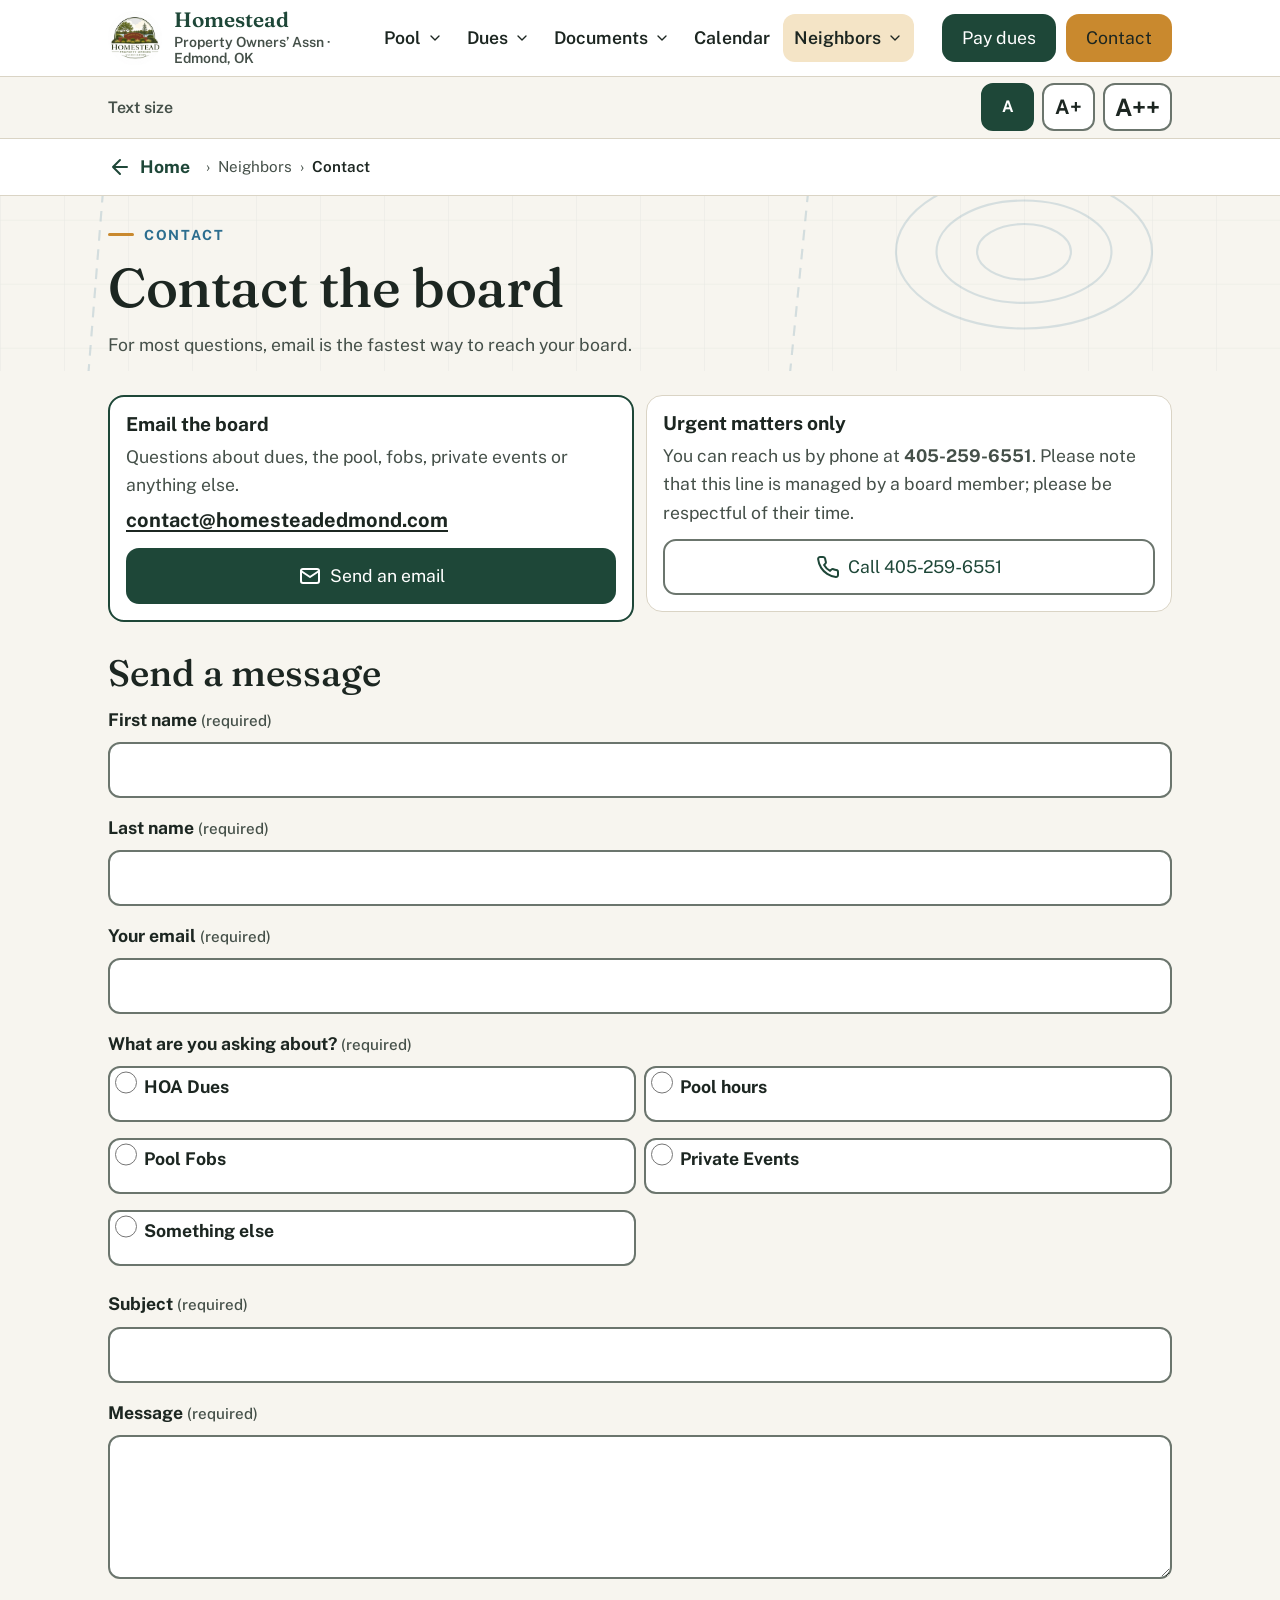
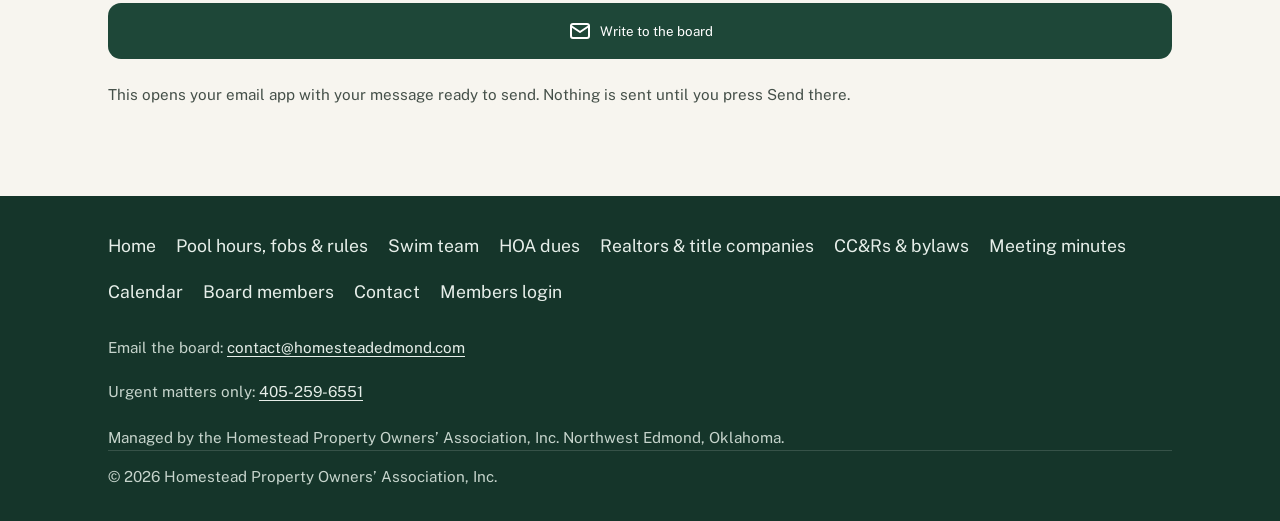
<file: contact/index.html>
<!doctype html>
<html lang="en">
<head>
<meta charset="utf-8">
<meta name="viewport" content="width=device-width,initial-scale=1,viewport-fit=cover">
<title>Contact · Homestead POA</title>
<meta name="description" content="Email or call the Homestead Property Owners’ Association board in Edmond, Oklahoma.">
<meta name="theme-color" content="#1E4738">
<link rel="icon" href="../assets/img/logo-160.png">
<link rel="stylesheet" href="../assets/css/fonts.css">
<link rel="stylesheet" href="../assets/css/site.css">
<script>(function(){try{var n=parseInt(localStorage.getItem("hs-text-size"),10);if(n===2||n===3){var d=document.documentElement;d.style.fontSize=n===3?"130%":"115%";d.className="ts-"+n}}catch(e){}})();</script>
</head>
<body>
<a class="skip" href="#main">Skip to content</a>
<svg width="0" height="0" style="position:absolute" aria-hidden="true" focusable="false"><symbol id="i-home" viewBox="0 0 24 24"><path d="M3 11l9-7 9 7"/><path d="M5 10v10h14V10"/><path d="M9 20v-6h6v6"/></symbol><symbol id="i-card" viewBox="0 0 24 24"><rect x="2" y="5" width="20" height="14" rx="2"/><path d="M2 10h20"/></symbol><symbol id="i-pool" viewBox="0 0 24 24"><path d="M2 16s2-2 5-2 5 2 5 2 2-2 5-2 5 2 5 2M2 10s2-2 5-2 5 2 5 2 2-2 5-2 5 2 5 2"/></symbol><symbol id="i-cal" viewBox="0 0 24 24"><rect x="3" y="4" width="18" height="18" rx="2"/><path d="M16 2v4M8 2v4M3 10h18"/></symbol><symbol id="i-doc" viewBox="0 0 24 24"><path d="M14 2H6a2 2 0 0 0-2 2v16a2 2 0 0 0 2 2h12a2 2 0 0 0 2-2V8z"/><path d="M14 2v6h6M9 13h6M9 17h6"/></symbol><symbol id="i-book" viewBox="0 0 24 24"><path d="M4 19.5A2.5 2.5 0 0 1 6.5 17H20"/><path d="M6.5 2H20v20H6.5A2.5 2.5 0 0 1 4 19.5v-15A2.5 2.5 0 0 1 6.5 2z"/></symbol><symbol id="i-users" viewBox="0 0 24 24"><path d="M17 21v-2a4 4 0 0 0-4-4H5a4 4 0 0 0-4 4v2"/><circle cx="9" cy="7" r="4"/><path d="M23 21v-2a4 4 0 0 0-3-3.87M16 3.13A4 4 0 0 1 16 11"/></symbol><symbol id="i-phone" viewBox="0 0 24 24"><path d="M22 16.92v3a2 2 0 0 1-2.18 2 19.8 19.8 0 0 1-8.63-3.07 19.5 19.5 0 0 1-6-6 19.8 19.8 0 0 1-3.07-8.67A2 2 0 0 1 4.11 2h3a2 2 0 0 1 2 1.72c.13.96.36 1.9.7 2.81a2 2 0 0 1-.45 2.11L8.09 9.91a16 16 0 0 0 6 6l1.27-1.27a2 2 0 0 1 2.11-.45c.9.34 1.85.57 2.81.7A2 2 0 0 1 22 16.92z"/></symbol><symbol id="i-login" viewBox="0 0 24 24"><path d="M15 3h4a2 2 0 0 1 2 2v14a2 2 0 0 1-2 2h-4M10 17l5-5-5-5M15 12H3"/></symbol><symbol id="i-chev" viewBox="0 0 24 24"><path d="M9 18l6-6-6-6"/></symbol><symbol id="i-clock" viewBox="0 0 24 24"><circle cx="12" cy="12" r="9"/><path d="M12 7v5l3 2"/></symbol><symbol id="i-letter" viewBox="0 0 24 24"><rect x="3" y="5" width="18" height="14" rx="2"/><path d="m3 7 9 6 9-6"/></symbol><symbol id="i-menu" viewBox="0 0 24 24"><path d="M4 7h16M4 12h16M4 17h16"/></symbol><symbol id="i-x" viewBox="0 0 24 24"><path d="M18 6 6 18M6 6l12 12"/></symbol><symbol id="i-download" viewBox="0 0 24 24"><path d="M12 3v12M7 10l5 5 5-5M4 21h16"/></symbol><symbol id="i-pin" viewBox="0 0 24 24"><path d="M12 22s7-6.2 7-12a7 7 0 0 0-14 0c0 5.8 7 12 7 12z"/><circle cx="12" cy="10" r="2.5"/></symbol><symbol id="i-ext" viewBox="0 0 24 24"><path d="M14 4h6v6M20 4 10 14M18 14v5a1 1 0 0 1-1 1H5a1 1 0 0 1-1-1V7a1 1 0 0 1 1-1h5"/></symbol><symbol id="i-back" viewBox="0 0 24 24"><path d="M19 12H5M12 19l-7-7 7-7"/></symbol><symbol id="i-key" viewBox="0 0 24 24"><circle cx="8" cy="15" r="4"/><path d="M10.8 12.2 20 3M16 7l3 3"/></symbol><symbol id="i-info" viewBox="0 0 24 24"><circle cx="12" cy="12" r="9"/><path d="M12 11v6M12 7.5v.01"/></symbol></svg>
<header class="hdr"><div class="wrap hdr__row"><a class="brand" href="../index.html"><img class="brand__logo" src="../assets/img/logo-160.png" width="54" height="54" alt=""><span class="brand__name">Homestead<small>Property Owners’ Assn · Edmond, OK</small></span></a><nav class="dnav" aria-label="Main"><ul><li><details><summary class="">Pool<svg class="i" aria-hidden="true"><use href="#i-chev"/></svg></summary><div class="dnav__panel"><ul><li><a href="../services/index.html">Pool hours, fobs &amp; rules</a></li><li><a href="../swim-team/index.html">Swim team</a></li></ul></div></details></li><li><details><summary class="">Dues<svg class="i" aria-hidden="true"><use href="#i-chev"/></svg></summary><div class="dnav__panel"><ul><li><a href="../hoa-dues/index.html">HOA dues</a></li><li><a href="../realtors-title-companies/index.html">Realtors &amp; title companies</a></li></ul></div></details></li><li><details><summary class="">Documents<svg class="i" aria-hidden="true"><use href="#i-chev"/></svg></summary><div class="dnav__panel"><ul><li><a href="../ccrs-bylaws/index.html">CC&amp;Rs &amp; bylaws</a></li><li><a href="../meeting-minutes/index.html">Meeting minutes</a></li></ul></div></details></li><li><a href="../calendar/index.html">Calendar</a></li><li><details><summary class="is-active">Neighbors<svg class="i" aria-hidden="true"><use href="#i-chev"/></svg></summary><div class="dnav__panel"><ul><li><a href="../boardmembers/index.html">Board members</a></li><li><a href="../contact/index.html" aria-current="page">Contact</a></li></ul></div></details></li></ul></nav><div class="hdr__cta"><a class="btn btn--pine" href="../hoa-dues/index.html#pay">Pay dues</a><a class="btn btn--gold" href="../contact/index.html">Contact</a></div></div></header>
<div class="ts"><div class="wrap ts__in"><span class="ts__label" id="ts-l">Text size</span><div class="ts__btns" role="group" aria-labelledby="ts-l"><button class="ts__btn" type="button" data-s="1" aria-pressed="true" aria-label="Normal text size">A</button><button class="ts__btn" type="button" data-s="2" aria-pressed="false" aria-label="Larger text size">A+</button><button class="ts__btn" type="button" data-s="3" aria-pressed="false" aria-label="Largest text size">A++</button></div></div></div>
<div class="crumb"><div class="wrap crumb__in"><a href="../index.html"><svg class="i" aria-hidden="true"><use href="#i-back"/></svg>Home</a><nav class="crumb__trail" aria-label="Breadcrumb"><span aria-hidden="true">›</span> <span>Neighbors</span> <span aria-hidden="true">›</span> <span aria-current="page">Contact</span></nav></div></div>
<main id="main">
<section class="pagehead"><svg class="pagehead__plat" viewBox="0 0 1200 360" preserveAspectRatio="xMidYMid slice" aria-hidden="true"><defs><pattern id="g" width="60" height="60" patternUnits="userSpaceOnUse"><path d="M60 0H0V60" fill="none" stroke="#1E4738" stroke-width="1" opacity=".07"/></pattern></defs><rect width="1200" height="360" fill="url(#g)"/><path d="M100 50 L760 70 L740 270 L420 340 L80 300 Z" fill="none" stroke="#2C6E8F" stroke-width="2" stroke-dasharray="10 8" opacity=".18"/><g fill="none" stroke="#2C6E8F" opacity=".16"><ellipse cx="960" cy="150" rx="120" ry="72" stroke-width="2"/><ellipse cx="960" cy="150" rx="82" ry="48" stroke-width="2"/><ellipse cx="960" cy="150" rx="44" ry="26" stroke-width="2"/></g></svg><div class="wrap"><div class="eyebrow">Contact</div><h1>Contact the board</h1><p class="lead">For most questions, email is the fastest way to reach your board.</p></div></section><div class="wrap sec--tight"><div class="contact">
<div class="ccard ccard--primary"><h2>Email the board</h2><p>Questions about dues, the pool, fobs, private events or anything else.</p><a class="ccard__big" href="mailto:contact@homesteadedmond.com">contact@homesteadedmond.com</a><a class="btn btn--pine" href="mailto:contact@homesteadedmond.com"><svg class="i" aria-hidden="true"><use href="#i-letter"/></svg>Send an email</a></div>
<div class="ccard"><h2>Urgent matters only</h2><p>You can reach us by phone at <b>405-259-6551</b>. Please note that this line is managed by a board member; please be respectful of their time.</p><a class="btn btn--ghost" href="tel:+14052596551"><svg class="i" aria-hidden="true"><use href="#i-phone"/></svg>Call 405‑259‑6551</a></div>
</div></div>
<div class="wrap sec"><h2 class="h2">Send a message</h2><form id="contact-form" class="form" data-to="contact@homesteadedmond.com" novalidate>
<div class="field"><label for="fname">First name <span class="req">(required)</span></label><input id="fname" name="fname" type="text" autocomplete="given-name" required></div>
<div class="field"><label for="lname">Last name <span class="req">(required)</span></label><input id="lname" name="lname" type="text" autocomplete="family-name" required></div>
<div class="field"><label for="email">Your email <span class="req">(required)</span></label><input id="email" name="email" type="email" autocomplete="email" inputmode="email" required></div>
<fieldset class="field"><legend>What are you asking about? <span class="req">(required)</span></legend><div class="radios"><label class="radio"><input type="radio" name="topic" value="HOA Dues"> HOA Dues</label><label class="radio"><input type="radio" name="topic" value="Pool hours"> Pool hours</label><label class="radio"><input type="radio" name="topic" value="Pool Fobs"> Pool Fobs</label><label class="radio"><input type="radio" name="topic" value="Private Events"> Private Events</label><label class="radio"><input type="radio" name="topic" value="Something else"> Something else</label></div></fieldset>
<div class="field"><label for="subject">Subject <span class="req">(required)</span></label><input id="subject" name="subject" type="text" required></div>
<div class="field"><label for="message">Message <span class="req">(required)</span></label><textarea id="message" name="message" required></textarea></div>
<button class="btn btn--pine btn--block" type="submit"><svg class="i" aria-hidden="true"><use href="#i-letter"/></svg>Write to the board</button>
<p class="field__hint">This opens your email app with your message ready to send. Nothing is sent until you press Send there.</p>
<p class="form__msg" id="form-msg" role="status" aria-live="polite"></p></form></div>
</main>
<footer class="ftr"><div class="wrap"><nav id="sitemap" aria-label="Site map"><a href="../index.html">Home</a><a href="../services/index.html">Pool hours, fobs &amp; rules</a><a href="../swim-team/index.html">Swim team</a><a href="../hoa-dues/index.html">HOA dues</a><a href="../realtors-title-companies/index.html">Realtors &amp; title companies</a><a href="../ccrs-bylaws/index.html">CC&amp;Rs &amp; bylaws</a><a href="../meeting-minutes/index.html">Meeting minutes</a><a href="../calendar/index.html">Calendar</a><a href="../boardmembers/index.html">Board members</a><a href="../contact/index.html">Contact</a><a href="../members-only/index.html">Members login</a></nav><p class="ftr__contact">Email the board: <a href="mailto:contact@homesteadedmond.com">contact@homesteadedmond.com</a><br>Urgent matters only: <a href="tel:+14052596551">405-259-6551</a></p><p>Managed by the Homestead Property Owners’ Association, Inc. Northwest Edmond, Oklahoma.</p><p class="ftr__copy">© <span data-year>2026</span> Homestead Property Owners’ Association, Inc.</p></div></footer>
<nav class="abar" aria-label="Quick actions"><div class="abar__in"><a class="btn btn--ghost" href="#sitemap" role="button" data-open-menu><svg class="i" aria-hidden="true"><use href="#i-menu"/></svg>Menu</a><a class="btn btn--pine" href="../hoa-dues/index.html#pay"><svg class="i" aria-hidden="true"><use href="#i-card"/></svg>Pay dues</a><a class="btn btn--gold" href="../contact/index.html"><svg class="i" aria-hidden="true"><use href="#i-letter"/></svg>Contact</a></div></nav>
<dialog id="menu" class="sheet" aria-labelledby="menu-title"><div class="sheet__in"><div class="sheet__grab" aria-hidden="true"></div><div class="sheet__head"><h2 id="menu-title">Menu</h2><button class="sheet__close" type="button" data-close-menu aria-label="Close menu"><svg class="i" aria-hidden="true"><use href="#i-x"/></svg></button></div><ul><li><a href="../index.html"><svg class="i" aria-hidden="true"><use href="#i-home"/></svg>Home</a></li></ul><h3>Pool</h3><ul><li><a href="../services/index.html"><svg class="i" aria-hidden="true"><use href="#i-pool"/></svg>Pool hours, fobs &amp; rules</a></li><li><a href="../swim-team/index.html"><svg class="i" aria-hidden="true"><use href="#i-users"/></svg>Swim team</a></li></ul><h3>Dues &amp; letters</h3><ul><li><a href="../hoa-dues/index.html"><svg class="i" aria-hidden="true"><use href="#i-card"/></svg>HOA dues</a></li><li><a href="../realtors-title-companies/index.html"><svg class="i" aria-hidden="true"><use href="#i-letter"/></svg>Realtors &amp; title companies</a></li></ul><h3>Documents</h3><ul><li><a href="../ccrs-bylaws/index.html"><svg class="i" aria-hidden="true"><use href="#i-book"/></svg>CC&amp;Rs &amp; bylaws</a></li><li><a href="../meeting-minutes/index.html"><svg class="i" aria-hidden="true"><use href="#i-doc"/></svg>Meeting minutes</a></li></ul><h3>Neighbors</h3><ul><li><a href="../calendar/index.html"><svg class="i" aria-hidden="true"><use href="#i-cal"/></svg>Calendar</a></li><li><a href="../boardmembers/index.html"><svg class="i" aria-hidden="true"><use href="#i-users"/></svg>Board members</a></li><li><a href="../contact/index.html" aria-current="page"><svg class="i" aria-hidden="true"><use href="#i-letter"/></svg>Contact</a></li></ul><h3>Residents</h3><ul><li><a href="../members-only/index.html"><svg class="i" aria-hidden="true"><use href="#i-login"/></svg>Members login</a></li></ul></div></dialog>
<script src="../assets/js/events.js"></script>
<script src="../assets/js/site.js"></script>
</body>
</html>
</file>
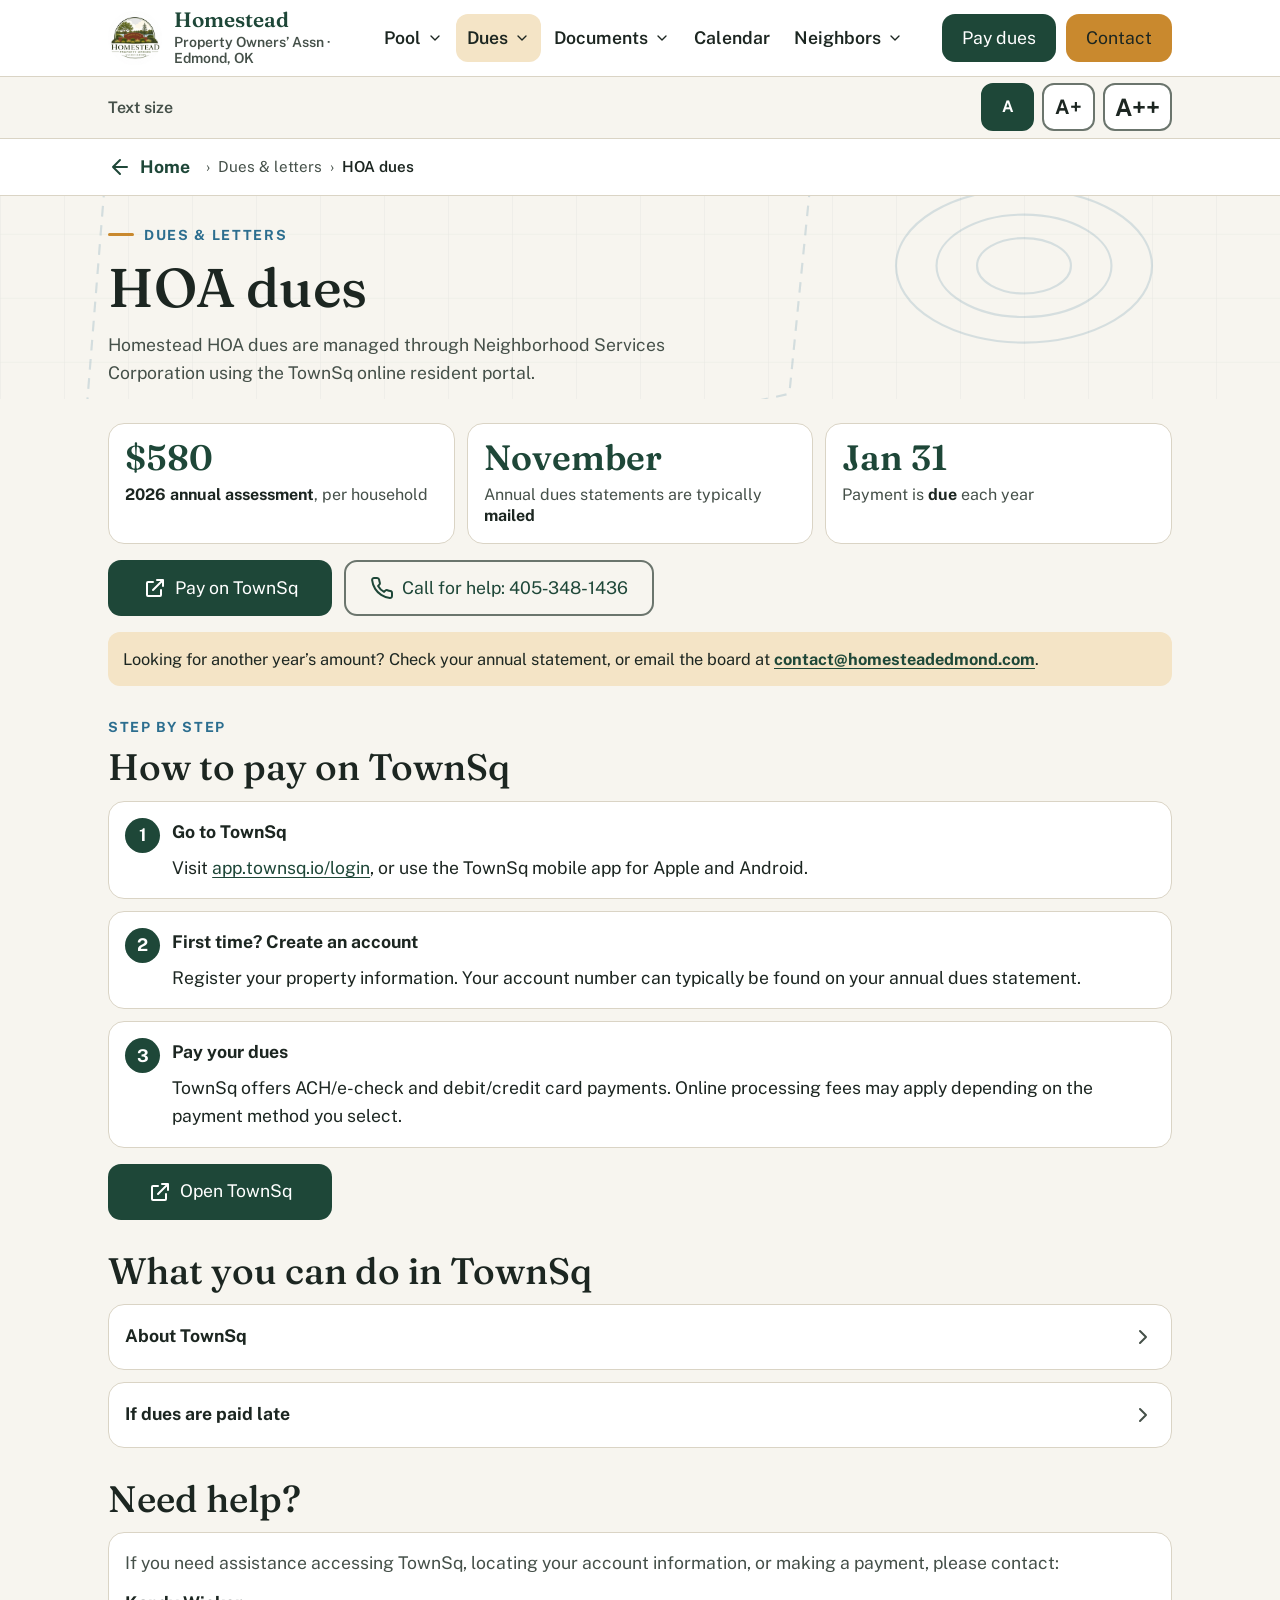
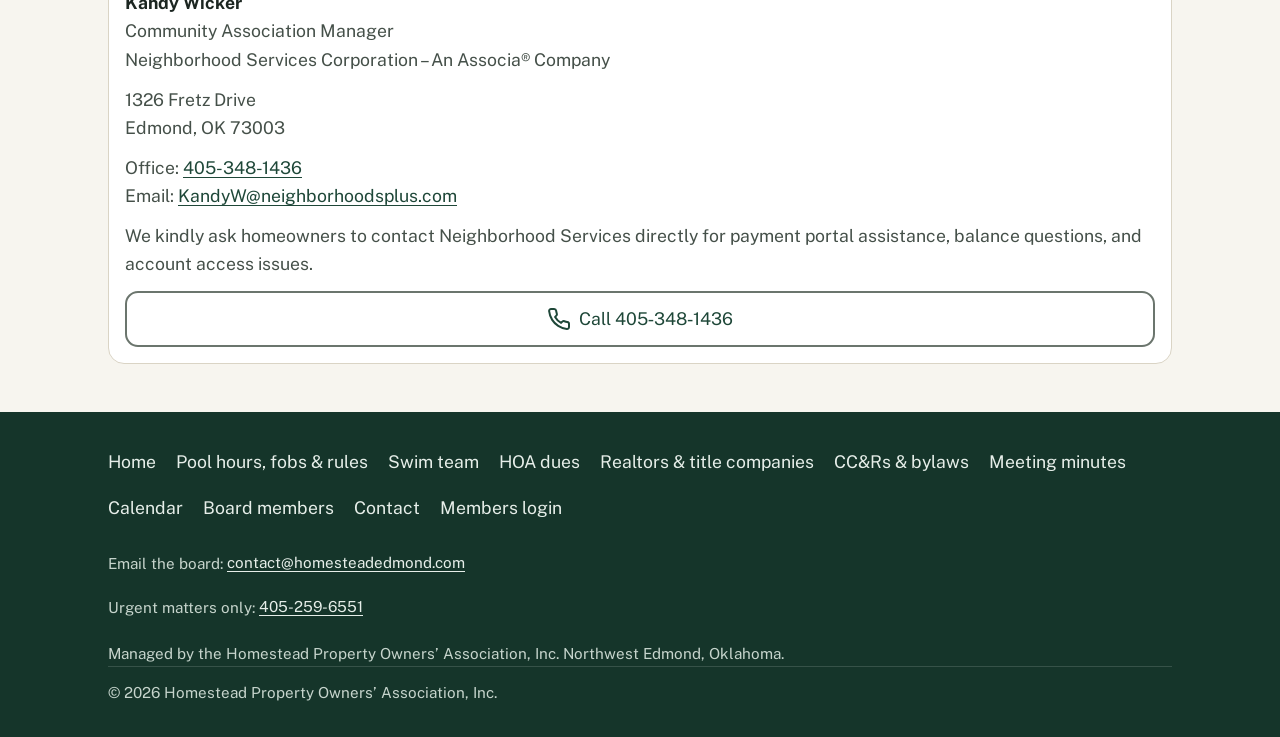
<file: hoa-dues/index.html>
<!doctype html>
<html lang="en">
<head>
<meta charset="utf-8">
<meta name="viewport" content="width=device-width,initial-scale=1,viewport-fit=cover">
<title>HOA dues · Homestead POA</title>
<meta name="description" content="Homestead HOA dues: amount, deadline, and how to pay on TownSq.">
<meta name="theme-color" content="#1E4738">
<link rel="icon" href="../assets/img/logo-160.png">
<link rel="stylesheet" href="../assets/css/fonts.css">
<link rel="stylesheet" href="../assets/css/site.css">
<script>(function(){try{var n=parseInt(localStorage.getItem("hs-text-size"),10);if(n===2||n===3){var d=document.documentElement;d.style.fontSize=n===3?"130%":"115%";d.className="ts-"+n}}catch(e){}})();</script>
</head>
<body>
<a class="skip" href="#main">Skip to content</a>
<svg width="0" height="0" style="position:absolute" aria-hidden="true" focusable="false"><symbol id="i-home" viewBox="0 0 24 24"><path d="M3 11l9-7 9 7"/><path d="M5 10v10h14V10"/><path d="M9 20v-6h6v6"/></symbol><symbol id="i-card" viewBox="0 0 24 24"><rect x="2" y="5" width="20" height="14" rx="2"/><path d="M2 10h20"/></symbol><symbol id="i-pool" viewBox="0 0 24 24"><path d="M2 16s2-2 5-2 5 2 5 2 2-2 5-2 5 2 5 2M2 10s2-2 5-2 5 2 5 2 2-2 5-2 5 2 5 2"/></symbol><symbol id="i-cal" viewBox="0 0 24 24"><rect x="3" y="4" width="18" height="18" rx="2"/><path d="M16 2v4M8 2v4M3 10h18"/></symbol><symbol id="i-doc" viewBox="0 0 24 24"><path d="M14 2H6a2 2 0 0 0-2 2v16a2 2 0 0 0 2 2h12a2 2 0 0 0 2-2V8z"/><path d="M14 2v6h6M9 13h6M9 17h6"/></symbol><symbol id="i-book" viewBox="0 0 24 24"><path d="M4 19.5A2.5 2.5 0 0 1 6.5 17H20"/><path d="M6.5 2H20v20H6.5A2.5 2.5 0 0 1 4 19.5v-15A2.5 2.5 0 0 1 6.5 2z"/></symbol><symbol id="i-users" viewBox="0 0 24 24"><path d="M17 21v-2a4 4 0 0 0-4-4H5a4 4 0 0 0-4 4v2"/><circle cx="9" cy="7" r="4"/><path d="M23 21v-2a4 4 0 0 0-3-3.87M16 3.13A4 4 0 0 1 16 11"/></symbol><symbol id="i-phone" viewBox="0 0 24 24"><path d="M22 16.92v3a2 2 0 0 1-2.18 2 19.8 19.8 0 0 1-8.63-3.07 19.5 19.5 0 0 1-6-6 19.8 19.8 0 0 1-3.07-8.67A2 2 0 0 1 4.11 2h3a2 2 0 0 1 2 1.72c.13.96.36 1.9.7 2.81a2 2 0 0 1-.45 2.11L8.09 9.91a16 16 0 0 0 6 6l1.27-1.27a2 2 0 0 1 2.11-.45c.9.34 1.85.57 2.81.7A2 2 0 0 1 22 16.92z"/></symbol><symbol id="i-login" viewBox="0 0 24 24"><path d="M15 3h4a2 2 0 0 1 2 2v14a2 2 0 0 1-2 2h-4M10 17l5-5-5-5M15 12H3"/></symbol><symbol id="i-chev" viewBox="0 0 24 24"><path d="M9 18l6-6-6-6"/></symbol><symbol id="i-clock" viewBox="0 0 24 24"><circle cx="12" cy="12" r="9"/><path d="M12 7v5l3 2"/></symbol><symbol id="i-letter" viewBox="0 0 24 24"><rect x="3" y="5" width="18" height="14" rx="2"/><path d="m3 7 9 6 9-6"/></symbol><symbol id="i-menu" viewBox="0 0 24 24"><path d="M4 7h16M4 12h16M4 17h16"/></symbol><symbol id="i-x" viewBox="0 0 24 24"><path d="M18 6 6 18M6 6l12 12"/></symbol><symbol id="i-download" viewBox="0 0 24 24"><path d="M12 3v12M7 10l5 5 5-5M4 21h16"/></symbol><symbol id="i-pin" viewBox="0 0 24 24"><path d="M12 22s7-6.2 7-12a7 7 0 0 0-14 0c0 5.8 7 12 7 12z"/><circle cx="12" cy="10" r="2.5"/></symbol><symbol id="i-ext" viewBox="0 0 24 24"><path d="M14 4h6v6M20 4 10 14M18 14v5a1 1 0 0 1-1 1H5a1 1 0 0 1-1-1V7a1 1 0 0 1 1-1h5"/></symbol><symbol id="i-back" viewBox="0 0 24 24"><path d="M19 12H5M12 19l-7-7 7-7"/></symbol><symbol id="i-key" viewBox="0 0 24 24"><circle cx="8" cy="15" r="4"/><path d="M10.8 12.2 20 3M16 7l3 3"/></symbol><symbol id="i-info" viewBox="0 0 24 24"><circle cx="12" cy="12" r="9"/><path d="M12 11v6M12 7.5v.01"/></symbol></svg>
<header class="hdr"><div class="wrap hdr__row"><a class="brand" href="../index.html"><img class="brand__logo" src="../assets/img/logo-160.png" width="54" height="54" alt=""><span class="brand__name">Homestead<small>Property Owners’ Assn · Edmond, OK</small></span></a><nav class="dnav" aria-label="Main"><ul><li><details><summary class="">Pool<svg class="i" aria-hidden="true"><use href="#i-chev"/></svg></summary><div class="dnav__panel"><ul><li><a href="../services/index.html">Pool hours, fobs &amp; rules</a></li><li><a href="../swim-team/index.html">Swim team</a></li></ul></div></details></li><li><details><summary class="is-active">Dues<svg class="i" aria-hidden="true"><use href="#i-chev"/></svg></summary><div class="dnav__panel"><ul><li><a href="../hoa-dues/index.html" aria-current="page">HOA dues</a></li><li><a href="../realtors-title-companies/index.html">Realtors &amp; title companies</a></li></ul></div></details></li><li><details><summary class="">Documents<svg class="i" aria-hidden="true"><use href="#i-chev"/></svg></summary><div class="dnav__panel"><ul><li><a href="../ccrs-bylaws/index.html">CC&amp;Rs &amp; bylaws</a></li><li><a href="../meeting-minutes/index.html">Meeting minutes</a></li></ul></div></details></li><li><a href="../calendar/index.html">Calendar</a></li><li><details><summary class="">Neighbors<svg class="i" aria-hidden="true"><use href="#i-chev"/></svg></summary><div class="dnav__panel"><ul><li><a href="../boardmembers/index.html">Board members</a></li><li><a href="../contact/index.html">Contact</a></li></ul></div></details></li></ul></nav><div class="hdr__cta"><a class="btn btn--pine" href="../hoa-dues/index.html#pay">Pay dues</a><a class="btn btn--gold" href="../contact/index.html">Contact</a></div></div></header>
<div class="ts"><div class="wrap ts__in"><span class="ts__label" id="ts-l">Text size</span><div class="ts__btns" role="group" aria-labelledby="ts-l"><button class="ts__btn" type="button" data-s="1" aria-pressed="true" aria-label="Normal text size">A</button><button class="ts__btn" type="button" data-s="2" aria-pressed="false" aria-label="Larger text size">A+</button><button class="ts__btn" type="button" data-s="3" aria-pressed="false" aria-label="Largest text size">A++</button></div></div></div>
<div class="crumb"><div class="wrap crumb__in"><a href="../index.html"><svg class="i" aria-hidden="true"><use href="#i-back"/></svg>Home</a><nav class="crumb__trail" aria-label="Breadcrumb"><span aria-hidden="true">›</span> <span>Dues &amp; letters</span> <span aria-hidden="true">›</span> <span aria-current="page">HOA dues</span></nav></div></div>
<main id="main">
<section class="pagehead"><svg class="pagehead__plat" viewBox="0 0 1200 360" preserveAspectRatio="xMidYMid slice" aria-hidden="true"><defs><pattern id="g" width="60" height="60" patternUnits="userSpaceOnUse"><path d="M60 0H0V60" fill="none" stroke="#1E4738" stroke-width="1" opacity=".07"/></pattern></defs><rect width="1200" height="360" fill="url(#g)"/><path d="M100 50 L760 70 L740 270 L420 340 L80 300 Z" fill="none" stroke="#2C6E8F" stroke-width="2" stroke-dasharray="10 8" opacity=".18"/><g fill="none" stroke="#2C6E8F" opacity=".16"><ellipse cx="960" cy="150" rx="120" ry="72" stroke-width="2"/><ellipse cx="960" cy="150" rx="82" ry="48" stroke-width="2"/><ellipse cx="960" cy="150" rx="44" ry="26" stroke-width="2"/></g></svg><div class="wrap"><div class="eyebrow">Dues &amp; letters</div><h1>HOA dues</h1><p class="lead">Homestead HOA dues are managed through Neighborhood Services Corporation using the TownSq online resident portal.</p></div></section><div class="wrap sec--tight"><div class="facts facts--3">
<div class="fact"><div class="fact__fig">$580</div><div class="fact__lbl"><b>2026 annual assessment</b>, per household</div></div>
<div class="fact"><div class="fact__fig">November</div><div class="fact__lbl">Annual dues statements are typically <b>mailed</b></div></div>
<div class="fact"><div class="fact__fig">Jan 31</div><div class="fact__lbl">Payment is <b>due</b> each year</div></div></div>
<div class="btnrow"><a class="btn btn--pine" href="https://app.townsq.io/login"><svg class="i" aria-hidden="true"><use href="#i-ext"/></svg>Pay on TownSq</a><a class="btn btn--ghost" href="tel:+14053481436"><svg class="i" aria-hidden="true"><use href="#i-phone"/></svg>Call for help: 405‑348‑1436</a></div>
<div class="note" style="margin-top:var(--s-4)">Looking for another year’s amount? Check your annual statement, or email the board at <a href="mailto:contact@homesteadedmond.com">contact@homesteadedmond.com</a>.</div></div>
<div class="wrap sec" id="pay"><div class="sec-eyebrow">Step by step</div><h2 class="h2">How to pay on TownSq</h2>
<ol class="steps">
<li><div><b>Go to TownSq</b><p>Visit <a href="https://app.townsq.io/login">app.townsq.io/login</a>, or use the TownSq mobile app for Apple and Android.</p></div></li>
<li><div><b>First time? Create an account</b><p>Register your property information. Your account number can typically be found on your annual dues statement.</p></div></li>
<li><div><b>Pay your dues</b><p>TownSq offers ACH/e-check and debit/credit card payments. Online processing fees may apply depending on the payment method you select.</p></div></li></ol>
<div class="btnrow"><a class="btn btn--pine" href="https://app.townsq.io/login"><svg class="i" aria-hidden="true"><use href="#i-ext"/></svg>Open TownSq</a></div></div>
<div class="wrap sec"><h2 class="h2">What you can do in TownSq</h2><div class="accs">
<details class="acc"><summary>About TownSq<svg class="i" aria-hidden="true"><use href="#i-chev"/></svg></summary><div class="acc__body"><ul><li>Make one-time payments</li><li>Set up recurring payments</li><li>View account balances and payment history</li><li>Access HOA and association documents and community information</li><li>Receive community updates and announcements</li><li>Submit requests and communicate with management</li></ul></div></details>
<details class="acc"><summary>If dues are paid late<svg class="i" aria-hidden="true"><use href="#i-chev"/></svg></summary><div class="acc__body"><p>Accounts not paid by January 31st may begin incurring late fees and additional collection costs in accordance with HOA governing documents and collection policies.</p><p>HOA dues must also be current for pool fobs to work. See <a href="../services/index.html#fobs">pool fob information</a>.</p></div></details>
</div></div>
<div class="wrap sec"><h2 class="h2">Need help?</h2><div class="ccard"><p>If you need assistance accessing TownSq, locating your account information, or making a payment, please contact:</p>
<p style="margin-top:var(--s-3)"><b style="color:var(--hs-ink)">Kandy Wicker</b><br>Community Association Manager<br>Neighborhood Services Corporation – An Associa® Company</p>
<address style="margin-top:var(--s-3)">1326 Fretz Drive<br>Edmond, OK 73003</address>
<p style="margin-top:var(--s-3)">Office: <a href="tel:+14053481436">405-348-1436</a><br>Email: <a href="mailto:KandyW@neighborhoodsplus.com">KandyW@neighborhoodsplus.com</a></p>
<p style="margin-top:var(--s-3)">We kindly ask homeowners to contact Neighborhood Services directly for payment portal assistance, balance questions, and account access issues.</p>
<a class="btn btn--ghost" href="tel:+14053481436"><svg class="i" aria-hidden="true"><use href="#i-phone"/></svg>Call 405‑348‑1436</a></div></div>
</main>
<footer class="ftr"><div class="wrap"><nav id="sitemap" aria-label="Site map"><a href="../index.html">Home</a><a href="../services/index.html">Pool hours, fobs &amp; rules</a><a href="../swim-team/index.html">Swim team</a><a href="../hoa-dues/index.html">HOA dues</a><a href="../realtors-title-companies/index.html">Realtors &amp; title companies</a><a href="../ccrs-bylaws/index.html">CC&amp;Rs &amp; bylaws</a><a href="../meeting-minutes/index.html">Meeting minutes</a><a href="../calendar/index.html">Calendar</a><a href="../boardmembers/index.html">Board members</a><a href="../contact/index.html">Contact</a><a href="../members-only/index.html">Members login</a></nav><p class="ftr__contact">Email the board: <a href="mailto:contact@homesteadedmond.com">contact@homesteadedmond.com</a><br>Urgent matters only: <a href="tel:+14052596551">405-259-6551</a></p><p>Managed by the Homestead Property Owners’ Association, Inc. Northwest Edmond, Oklahoma.</p><p class="ftr__copy">© <span data-year>2026</span> Homestead Property Owners’ Association, Inc.</p></div></footer>
<nav class="abar" aria-label="Quick actions"><div class="abar__in"><a class="btn btn--ghost" href="#sitemap" role="button" data-open-menu><svg class="i" aria-hidden="true"><use href="#i-menu"/></svg>Menu</a><a class="btn btn--pine" href="../hoa-dues/index.html#pay"><svg class="i" aria-hidden="true"><use href="#i-card"/></svg>Pay dues</a><a class="btn btn--gold" href="../contact/index.html"><svg class="i" aria-hidden="true"><use href="#i-letter"/></svg>Contact</a></div></nav>
<dialog id="menu" class="sheet" aria-labelledby="menu-title"><div class="sheet__in"><div class="sheet__grab" aria-hidden="true"></div><div class="sheet__head"><h2 id="menu-title">Menu</h2><button class="sheet__close" type="button" data-close-menu aria-label="Close menu"><svg class="i" aria-hidden="true"><use href="#i-x"/></svg></button></div><ul><li><a href="../index.html"><svg class="i" aria-hidden="true"><use href="#i-home"/></svg>Home</a></li></ul><h3>Pool</h3><ul><li><a href="../services/index.html"><svg class="i" aria-hidden="true"><use href="#i-pool"/></svg>Pool hours, fobs &amp; rules</a></li><li><a href="../swim-team/index.html"><svg class="i" aria-hidden="true"><use href="#i-users"/></svg>Swim team</a></li></ul><h3>Dues &amp; letters</h3><ul><li><a href="../hoa-dues/index.html" aria-current="page"><svg class="i" aria-hidden="true"><use href="#i-card"/></svg>HOA dues</a></li><li><a href="../realtors-title-companies/index.html"><svg class="i" aria-hidden="true"><use href="#i-letter"/></svg>Realtors &amp; title companies</a></li></ul><h3>Documents</h3><ul><li><a href="../ccrs-bylaws/index.html"><svg class="i" aria-hidden="true"><use href="#i-book"/></svg>CC&amp;Rs &amp; bylaws</a></li><li><a href="../meeting-minutes/index.html"><svg class="i" aria-hidden="true"><use href="#i-doc"/></svg>Meeting minutes</a></li></ul><h3>Neighbors</h3><ul><li><a href="../calendar/index.html"><svg class="i" aria-hidden="true"><use href="#i-cal"/></svg>Calendar</a></li><li><a href="../boardmembers/index.html"><svg class="i" aria-hidden="true"><use href="#i-users"/></svg>Board members</a></li><li><a href="../contact/index.html"><svg class="i" aria-hidden="true"><use href="#i-letter"/></svg>Contact</a></li></ul><h3>Residents</h3><ul><li><a href="../members-only/index.html"><svg class="i" aria-hidden="true"><use href="#i-login"/></svg>Members login</a></li></ul></div></dialog>
<script src="../assets/js/events.js"></script>
<script src="../assets/js/site.js"></script>
</body>
</html>
</file>
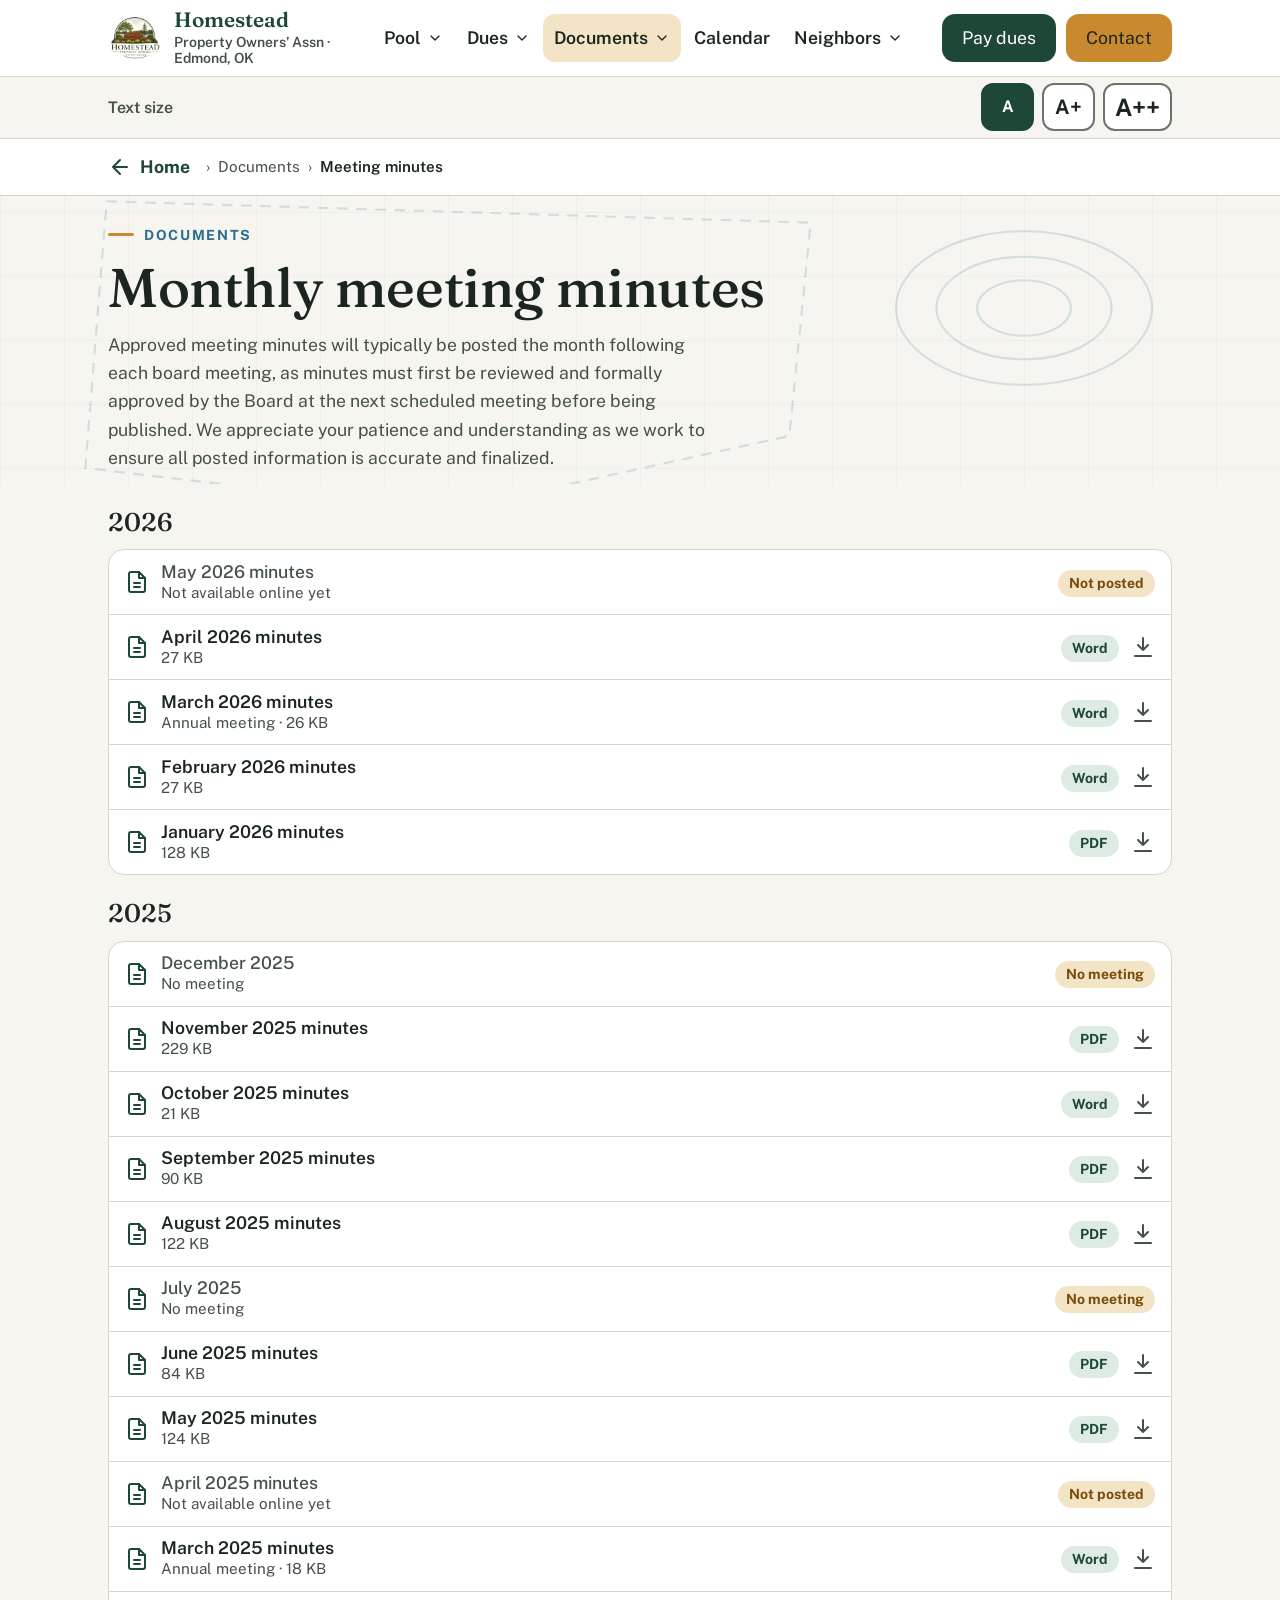
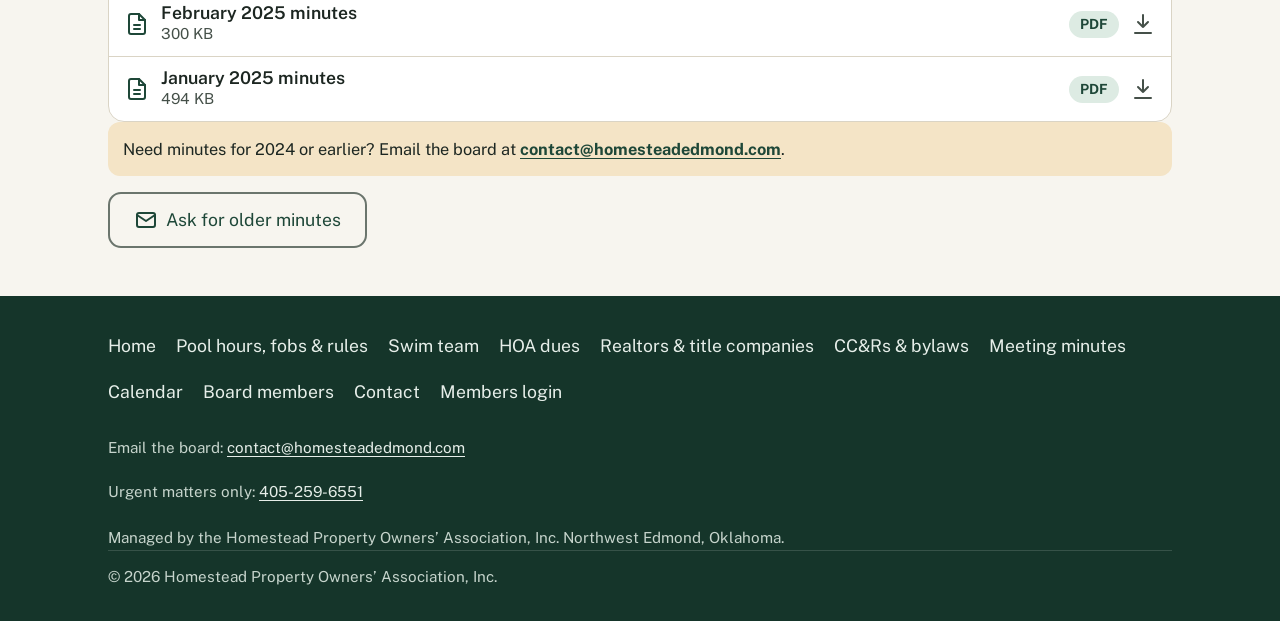
<file: meeting-minutes/index.html>
<!doctype html>
<html lang="en">
<head>
<meta charset="utf-8">
<meta name="viewport" content="width=device-width,initial-scale=1,viewport-fit=cover">
<title>Meeting minutes · Homestead POA</title>
<meta name="description" content="Approved Homestead board meeting minutes for 2025 and 2026.">
<meta name="theme-color" content="#1E4738">
<link rel="icon" href="../assets/img/logo-160.png">
<link rel="stylesheet" href="../assets/css/fonts.css">
<link rel="stylesheet" href="../assets/css/site.css">
<script>(function(){try{var n=parseInt(localStorage.getItem("hs-text-size"),10);if(n===2||n===3){var d=document.documentElement;d.style.fontSize=n===3?"130%":"115%";d.className="ts-"+n}}catch(e){}})();</script>
</head>
<body>
<a class="skip" href="#main">Skip to content</a>
<svg width="0" height="0" style="position:absolute" aria-hidden="true" focusable="false"><symbol id="i-home" viewBox="0 0 24 24"><path d="M3 11l9-7 9 7"/><path d="M5 10v10h14V10"/><path d="M9 20v-6h6v6"/></symbol><symbol id="i-card" viewBox="0 0 24 24"><rect x="2" y="5" width="20" height="14" rx="2"/><path d="M2 10h20"/></symbol><symbol id="i-pool" viewBox="0 0 24 24"><path d="M2 16s2-2 5-2 5 2 5 2 2-2 5-2 5 2 5 2M2 10s2-2 5-2 5 2 5 2 2-2 5-2 5 2 5 2"/></symbol><symbol id="i-cal" viewBox="0 0 24 24"><rect x="3" y="4" width="18" height="18" rx="2"/><path d="M16 2v4M8 2v4M3 10h18"/></symbol><symbol id="i-doc" viewBox="0 0 24 24"><path d="M14 2H6a2 2 0 0 0-2 2v16a2 2 0 0 0 2 2h12a2 2 0 0 0 2-2V8z"/><path d="M14 2v6h6M9 13h6M9 17h6"/></symbol><symbol id="i-book" viewBox="0 0 24 24"><path d="M4 19.5A2.5 2.5 0 0 1 6.5 17H20"/><path d="M6.5 2H20v20H6.5A2.5 2.5 0 0 1 4 19.5v-15A2.5 2.5 0 0 1 6.5 2z"/></symbol><symbol id="i-users" viewBox="0 0 24 24"><path d="M17 21v-2a4 4 0 0 0-4-4H5a4 4 0 0 0-4 4v2"/><circle cx="9" cy="7" r="4"/><path d="M23 21v-2a4 4 0 0 0-3-3.87M16 3.13A4 4 0 0 1 16 11"/></symbol><symbol id="i-phone" viewBox="0 0 24 24"><path d="M22 16.92v3a2 2 0 0 1-2.18 2 19.8 19.8 0 0 1-8.63-3.07 19.5 19.5 0 0 1-6-6 19.8 19.8 0 0 1-3.07-8.67A2 2 0 0 1 4.11 2h3a2 2 0 0 1 2 1.72c.13.96.36 1.9.7 2.81a2 2 0 0 1-.45 2.11L8.09 9.91a16 16 0 0 0 6 6l1.27-1.27a2 2 0 0 1 2.11-.45c.9.34 1.85.57 2.81.7A2 2 0 0 1 22 16.92z"/></symbol><symbol id="i-login" viewBox="0 0 24 24"><path d="M15 3h4a2 2 0 0 1 2 2v14a2 2 0 0 1-2 2h-4M10 17l5-5-5-5M15 12H3"/></symbol><symbol id="i-chev" viewBox="0 0 24 24"><path d="M9 18l6-6-6-6"/></symbol><symbol id="i-clock" viewBox="0 0 24 24"><circle cx="12" cy="12" r="9"/><path d="M12 7v5l3 2"/></symbol><symbol id="i-letter" viewBox="0 0 24 24"><rect x="3" y="5" width="18" height="14" rx="2"/><path d="m3 7 9 6 9-6"/></symbol><symbol id="i-menu" viewBox="0 0 24 24"><path d="M4 7h16M4 12h16M4 17h16"/></symbol><symbol id="i-x" viewBox="0 0 24 24"><path d="M18 6 6 18M6 6l12 12"/></symbol><symbol id="i-download" viewBox="0 0 24 24"><path d="M12 3v12M7 10l5 5 5-5M4 21h16"/></symbol><symbol id="i-pin" viewBox="0 0 24 24"><path d="M12 22s7-6.2 7-12a7 7 0 0 0-14 0c0 5.8 7 12 7 12z"/><circle cx="12" cy="10" r="2.5"/></symbol><symbol id="i-ext" viewBox="0 0 24 24"><path d="M14 4h6v6M20 4 10 14M18 14v5a1 1 0 0 1-1 1H5a1 1 0 0 1-1-1V7a1 1 0 0 1 1-1h5"/></symbol><symbol id="i-back" viewBox="0 0 24 24"><path d="M19 12H5M12 19l-7-7 7-7"/></symbol><symbol id="i-key" viewBox="0 0 24 24"><circle cx="8" cy="15" r="4"/><path d="M10.8 12.2 20 3M16 7l3 3"/></symbol><symbol id="i-info" viewBox="0 0 24 24"><circle cx="12" cy="12" r="9"/><path d="M12 11v6M12 7.5v.01"/></symbol></svg>
<header class="hdr"><div class="wrap hdr__row"><a class="brand" href="../index.html"><img class="brand__logo" src="../assets/img/logo-160.png" width="54" height="54" alt=""><span class="brand__name">Homestead<small>Property Owners’ Assn · Edmond, OK</small></span></a><nav class="dnav" aria-label="Main"><ul><li><details><summary class="">Pool<svg class="i" aria-hidden="true"><use href="#i-chev"/></svg></summary><div class="dnav__panel"><ul><li><a href="../services/index.html">Pool hours, fobs &amp; rules</a></li><li><a href="../swim-team/index.html">Swim team</a></li></ul></div></details></li><li><details><summary class="">Dues<svg class="i" aria-hidden="true"><use href="#i-chev"/></svg></summary><div class="dnav__panel"><ul><li><a href="../hoa-dues/index.html">HOA dues</a></li><li><a href="../realtors-title-companies/index.html">Realtors &amp; title companies</a></li></ul></div></details></li><li><details><summary class="is-active">Documents<svg class="i" aria-hidden="true"><use href="#i-chev"/></svg></summary><div class="dnav__panel"><ul><li><a href="../ccrs-bylaws/index.html">CC&amp;Rs &amp; bylaws</a></li><li><a href="../meeting-minutes/index.html" aria-current="page">Meeting minutes</a></li></ul></div></details></li><li><a href="../calendar/index.html">Calendar</a></li><li><details><summary class="">Neighbors<svg class="i" aria-hidden="true"><use href="#i-chev"/></svg></summary><div class="dnav__panel"><ul><li><a href="../boardmembers/index.html">Board members</a></li><li><a href="../contact/index.html">Contact</a></li></ul></div></details></li></ul></nav><div class="hdr__cta"><a class="btn btn--pine" href="../hoa-dues/index.html#pay">Pay dues</a><a class="btn btn--gold" href="../contact/index.html">Contact</a></div></div></header>
<div class="ts"><div class="wrap ts__in"><span class="ts__label" id="ts-l">Text size</span><div class="ts__btns" role="group" aria-labelledby="ts-l"><button class="ts__btn" type="button" data-s="1" aria-pressed="true" aria-label="Normal text size">A</button><button class="ts__btn" type="button" data-s="2" aria-pressed="false" aria-label="Larger text size">A+</button><button class="ts__btn" type="button" data-s="3" aria-pressed="false" aria-label="Largest text size">A++</button></div></div></div>
<div class="crumb"><div class="wrap crumb__in"><a href="../index.html"><svg class="i" aria-hidden="true"><use href="#i-back"/></svg>Home</a><nav class="crumb__trail" aria-label="Breadcrumb"><span aria-hidden="true">›</span> <span>Documents</span> <span aria-hidden="true">›</span> <span aria-current="page">Meeting minutes</span></nav></div></div>
<main id="main">
<section class="pagehead"><svg class="pagehead__plat" viewBox="0 0 1200 360" preserveAspectRatio="xMidYMid slice" aria-hidden="true"><defs><pattern id="g" width="60" height="60" patternUnits="userSpaceOnUse"><path d="M60 0H0V60" fill="none" stroke="#1E4738" stroke-width="1" opacity=".07"/></pattern></defs><rect width="1200" height="360" fill="url(#g)"/><path d="M100 50 L760 70 L740 270 L420 340 L80 300 Z" fill="none" stroke="#2C6E8F" stroke-width="2" stroke-dasharray="10 8" opacity=".18"/><g fill="none" stroke="#2C6E8F" opacity=".16"><ellipse cx="960" cy="150" rx="120" ry="72" stroke-width="2"/><ellipse cx="960" cy="150" rx="82" ry="48" stroke-width="2"/><ellipse cx="960" cy="150" rx="44" ry="26" stroke-width="2"/></g></svg><div class="wrap"><div class="eyebrow">Documents</div><h1>Monthly meeting minutes</h1><p class="lead">Approved meeting minutes will typically be posted the month following each board meeting, as minutes must first be reviewed and formally approved by the Board at the next scheduled meeting before being published. We appreciate your patience and understanding as we work to ensure all posted information is accurate and finalized.</p></div></section><div class="wrap sec--tight"><div class="list-group"><h2>2026</h2><ul class="list"><li><div class="list__static"><svg class="i" aria-hidden="true"><use href="#i-doc"/></svg><span class="list__txt">May 2026 minutes<small>Not available online yet</small></span><span class="chip chip--closed">Not posted</span></div></li><li><a href="../files/minutes/minutes-2026-04.docx" download><svg class="i" aria-hidden="true"><use href="#i-doc"/></svg><span class="list__txt">April 2026 minutes<small>27 KB</small></span><span class="chip chip--ok">Word</span><svg class="i go" aria-hidden="true"><use href="#i-download"/></svg></a></li><li><a href="../files/minutes/minutes-2026-03.docx" download><svg class="i" aria-hidden="true"><use href="#i-doc"/></svg><span class="list__txt">March 2026 minutes<small>Annual meeting · 26 KB</small></span><span class="chip chip--ok">Word</span><svg class="i go" aria-hidden="true"><use href="#i-download"/></svg></a></li><li><a href="../files/minutes/minutes-2026-02.docx" download><svg class="i" aria-hidden="true"><use href="#i-doc"/></svg><span class="list__txt">February 2026 minutes<small>27 KB</small></span><span class="chip chip--ok">Word</span><svg class="i go" aria-hidden="true"><use href="#i-download"/></svg></a></li><li><a href="../files/minutes/minutes-2026-01.pdf" download><svg class="i" aria-hidden="true"><use href="#i-doc"/></svg><span class="list__txt">January 2026 minutes<small>128 KB</small></span><span class="chip chip--ok">PDF</span><svg class="i go" aria-hidden="true"><use href="#i-download"/></svg></a></li></ul></div><div class="list-group"><h2>2025</h2><ul class="list"><li><div class="list__static"><svg class="i" aria-hidden="true"><use href="#i-doc"/></svg><span class="list__txt">December 2025<small>No meeting</small></span><span class="chip chip--closed">No meeting</span></div></li><li><a href="../files/minutes/minutes-2025-11.pdf" download><svg class="i" aria-hidden="true"><use href="#i-doc"/></svg><span class="list__txt">November 2025 minutes<small>229 KB</small></span><span class="chip chip--ok">PDF</span><svg class="i go" aria-hidden="true"><use href="#i-download"/></svg></a></li><li><a href="../files/minutes/minutes-2025-10.docx" download><svg class="i" aria-hidden="true"><use href="#i-doc"/></svg><span class="list__txt">October 2025 minutes<small>21 KB</small></span><span class="chip chip--ok">Word</span><svg class="i go" aria-hidden="true"><use href="#i-download"/></svg></a></li><li><a href="../files/minutes/minutes-2025-09.pdf" download><svg class="i" aria-hidden="true"><use href="#i-doc"/></svg><span class="list__txt">September 2025 minutes<small>90 KB</small></span><span class="chip chip--ok">PDF</span><svg class="i go" aria-hidden="true"><use href="#i-download"/></svg></a></li><li><a href="../files/minutes/minutes-2025-08.pdf" download><svg class="i" aria-hidden="true"><use href="#i-doc"/></svg><span class="list__txt">August 2025 minutes<small>122 KB</small></span><span class="chip chip--ok">PDF</span><svg class="i go" aria-hidden="true"><use href="#i-download"/></svg></a></li><li><div class="list__static"><svg class="i" aria-hidden="true"><use href="#i-doc"/></svg><span class="list__txt">July 2025<small>No meeting</small></span><span class="chip chip--closed">No meeting</span></div></li><li><a href="../files/minutes/minutes-2025-06.pdf" download><svg class="i" aria-hidden="true"><use href="#i-doc"/></svg><span class="list__txt">June 2025 minutes<small>84 KB</small></span><span class="chip chip--ok">PDF</span><svg class="i go" aria-hidden="true"><use href="#i-download"/></svg></a></li><li><a href="../files/minutes/minutes-2025-05.pdf" download><svg class="i" aria-hidden="true"><use href="#i-doc"/></svg><span class="list__txt">May 2025 minutes<small>124 KB</small></span><span class="chip chip--ok">PDF</span><svg class="i go" aria-hidden="true"><use href="#i-download"/></svg></a></li><li><div class="list__static"><svg class="i" aria-hidden="true"><use href="#i-doc"/></svg><span class="list__txt">April 2025 minutes<small>Not available online yet</small></span><span class="chip chip--closed">Not posted</span></div></li><li><a href="../files/minutes/minutes-2025-03.docx" download><svg class="i" aria-hidden="true"><use href="#i-doc"/></svg><span class="list__txt">March 2025 minutes<small>Annual meeting · 18 KB</small></span><span class="chip chip--ok">Word</span><svg class="i go" aria-hidden="true"><use href="#i-download"/></svg></a></li><li><a href="../files/minutes/minutes-2025-02.pdf" download><svg class="i" aria-hidden="true"><use href="#i-doc"/></svg><span class="list__txt">February 2025 minutes<small>300 KB</small></span><span class="chip chip--ok">PDF</span><svg class="i go" aria-hidden="true"><use href="#i-download"/></svg></a></li><li><a href="../files/minutes/minutes-2025-01.pdf" download><svg class="i" aria-hidden="true"><use href="#i-doc"/></svg><span class="list__txt">January 2025 minutes<small>494 KB</small></span><span class="chip chip--ok">PDF</span><svg class="i go" aria-hidden="true"><use href="#i-download"/></svg></a></li></ul></div><div class="note">Need minutes for 2024 or earlier? Email the board at <a href="mailto:contact@homesteadedmond.com">contact@homesteadedmond.com</a>.</div><div class="btnrow"><a class="btn btn--ghost" href="mailto:contact@homesteadedmond.com?subject=Meeting%20minutes%20request"><svg class="i" aria-hidden="true"><use href="#i-letter"/></svg>Ask for older minutes</a></div></div>
</main>
<footer class="ftr"><div class="wrap"><nav id="sitemap" aria-label="Site map"><a href="../index.html">Home</a><a href="../services/index.html">Pool hours, fobs &amp; rules</a><a href="../swim-team/index.html">Swim team</a><a href="../hoa-dues/index.html">HOA dues</a><a href="../realtors-title-companies/index.html">Realtors &amp; title companies</a><a href="../ccrs-bylaws/index.html">CC&amp;Rs &amp; bylaws</a><a href="../meeting-minutes/index.html">Meeting minutes</a><a href="../calendar/index.html">Calendar</a><a href="../boardmembers/index.html">Board members</a><a href="../contact/index.html">Contact</a><a href="../members-only/index.html">Members login</a></nav><p class="ftr__contact">Email the board: <a href="mailto:contact@homesteadedmond.com">contact@homesteadedmond.com</a><br>Urgent matters only: <a href="tel:+14052596551">405-259-6551</a></p><p>Managed by the Homestead Property Owners’ Association, Inc. Northwest Edmond, Oklahoma.</p><p class="ftr__copy">© <span data-year>2026</span> Homestead Property Owners’ Association, Inc.</p></div></footer>
<nav class="abar" aria-label="Quick actions"><div class="abar__in"><a class="btn btn--ghost" href="#sitemap" role="button" data-open-menu><svg class="i" aria-hidden="true"><use href="#i-menu"/></svg>Menu</a><a class="btn btn--pine" href="../hoa-dues/index.html#pay"><svg class="i" aria-hidden="true"><use href="#i-card"/></svg>Pay dues</a><a class="btn btn--gold" href="../contact/index.html"><svg class="i" aria-hidden="true"><use href="#i-letter"/></svg>Contact</a></div></nav>
<dialog id="menu" class="sheet" aria-labelledby="menu-title"><div class="sheet__in"><div class="sheet__grab" aria-hidden="true"></div><div class="sheet__head"><h2 id="menu-title">Menu</h2><button class="sheet__close" type="button" data-close-menu aria-label="Close menu"><svg class="i" aria-hidden="true"><use href="#i-x"/></svg></button></div><ul><li><a href="../index.html"><svg class="i" aria-hidden="true"><use href="#i-home"/></svg>Home</a></li></ul><h3>Pool</h3><ul><li><a href="../services/index.html"><svg class="i" aria-hidden="true"><use href="#i-pool"/></svg>Pool hours, fobs &amp; rules</a></li><li><a href="../swim-team/index.html"><svg class="i" aria-hidden="true"><use href="#i-users"/></svg>Swim team</a></li></ul><h3>Dues &amp; letters</h3><ul><li><a href="../hoa-dues/index.html"><svg class="i" aria-hidden="true"><use href="#i-card"/></svg>HOA dues</a></li><li><a href="../realtors-title-companies/index.html"><svg class="i" aria-hidden="true"><use href="#i-letter"/></svg>Realtors &amp; title companies</a></li></ul><h3>Documents</h3><ul><li><a href="../ccrs-bylaws/index.html"><svg class="i" aria-hidden="true"><use href="#i-book"/></svg>CC&amp;Rs &amp; bylaws</a></li><li><a href="../meeting-minutes/index.html" aria-current="page"><svg class="i" aria-hidden="true"><use href="#i-doc"/></svg>Meeting minutes</a></li></ul><h3>Neighbors</h3><ul><li><a href="../calendar/index.html"><svg class="i" aria-hidden="true"><use href="#i-cal"/></svg>Calendar</a></li><li><a href="../boardmembers/index.html"><svg class="i" aria-hidden="true"><use href="#i-users"/></svg>Board members</a></li><li><a href="../contact/index.html"><svg class="i" aria-hidden="true"><use href="#i-letter"/></svg>Contact</a></li></ul><h3>Residents</h3><ul><li><a href="../members-only/index.html"><svg class="i" aria-hidden="true"><use href="#i-login"/></svg>Members login</a></li></ul></div></dialog>
<script src="../assets/js/events.js"></script>
<script src="../assets/js/site.js"></script>
</body>
</html>
</file>
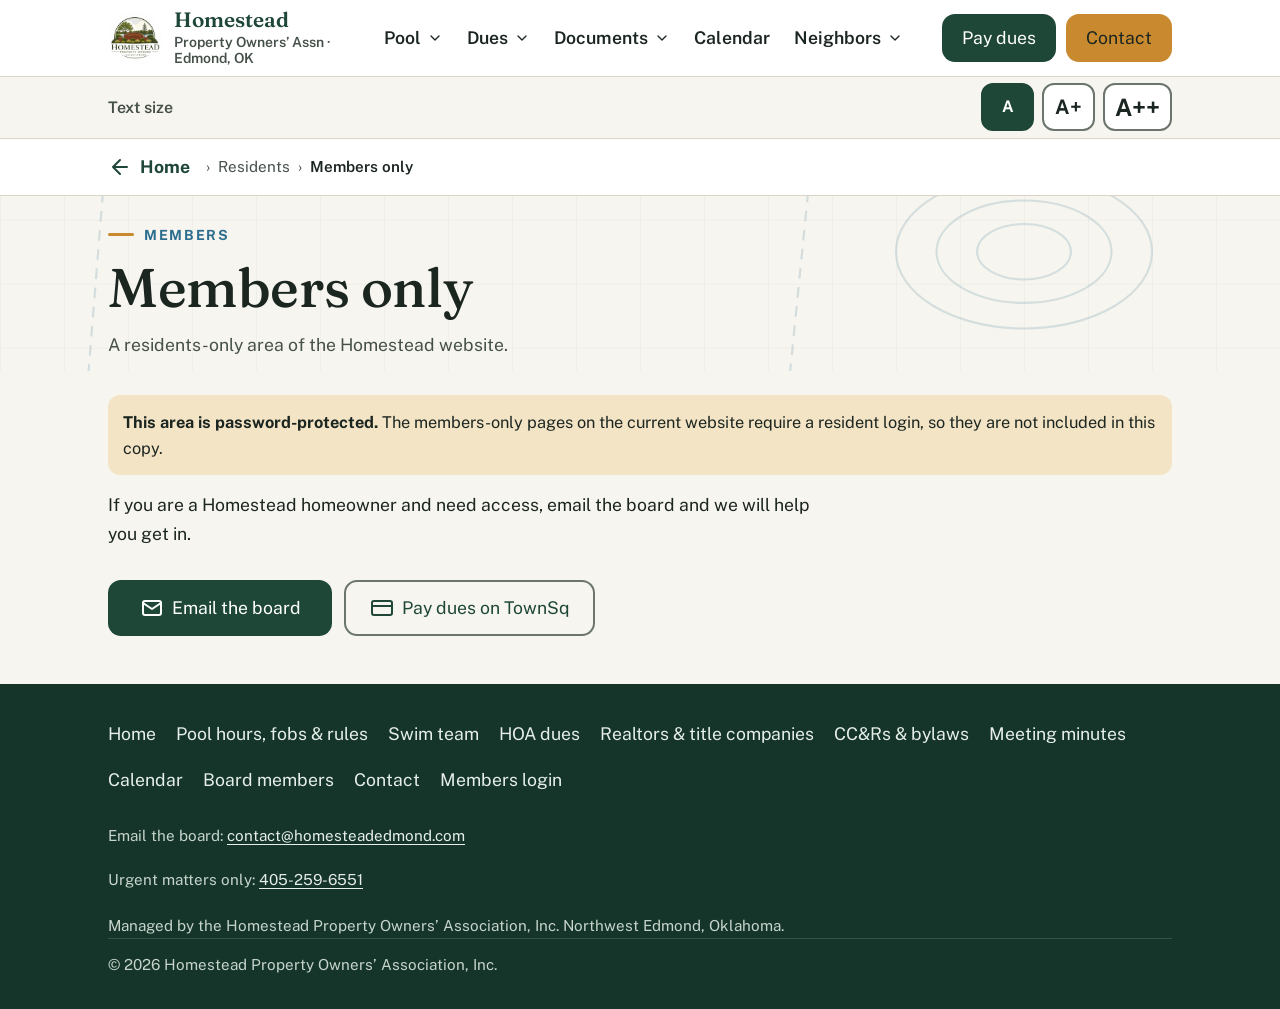
<file: members-only/index.html>
<!doctype html>
<html lang="en">
<head>
<meta charset="utf-8">
<meta name="viewport" content="width=device-width,initial-scale=1,viewport-fit=cover">
<title>Members only · Homestead POA</title>
<meta name="description" content="Residents-only area of the Homestead website.">
<meta name="theme-color" content="#1E4738">
<link rel="icon" href="../assets/img/logo-160.png">
<link rel="stylesheet" href="../assets/css/fonts.css">
<link rel="stylesheet" href="../assets/css/site.css">
<script>(function(){try{var n=parseInt(localStorage.getItem("hs-text-size"),10);if(n===2||n===3){var d=document.documentElement;d.style.fontSize=n===3?"130%":"115%";d.className="ts-"+n}}catch(e){}})();</script>
</head>
<body>
<a class="skip" href="#main">Skip to content</a>
<svg width="0" height="0" style="position:absolute" aria-hidden="true" focusable="false"><symbol id="i-home" viewBox="0 0 24 24"><path d="M3 11l9-7 9 7"/><path d="M5 10v10h14V10"/><path d="M9 20v-6h6v6"/></symbol><symbol id="i-card" viewBox="0 0 24 24"><rect x="2" y="5" width="20" height="14" rx="2"/><path d="M2 10h20"/></symbol><symbol id="i-pool" viewBox="0 0 24 24"><path d="M2 16s2-2 5-2 5 2 5 2 2-2 5-2 5 2 5 2M2 10s2-2 5-2 5 2 5 2 2-2 5-2 5 2 5 2"/></symbol><symbol id="i-cal" viewBox="0 0 24 24"><rect x="3" y="4" width="18" height="18" rx="2"/><path d="M16 2v4M8 2v4M3 10h18"/></symbol><symbol id="i-doc" viewBox="0 0 24 24"><path d="M14 2H6a2 2 0 0 0-2 2v16a2 2 0 0 0 2 2h12a2 2 0 0 0 2-2V8z"/><path d="M14 2v6h6M9 13h6M9 17h6"/></symbol><symbol id="i-book" viewBox="0 0 24 24"><path d="M4 19.5A2.5 2.5 0 0 1 6.5 17H20"/><path d="M6.5 2H20v20H6.5A2.5 2.5 0 0 1 4 19.5v-15A2.5 2.5 0 0 1 6.5 2z"/></symbol><symbol id="i-users" viewBox="0 0 24 24"><path d="M17 21v-2a4 4 0 0 0-4-4H5a4 4 0 0 0-4 4v2"/><circle cx="9" cy="7" r="4"/><path d="M23 21v-2a4 4 0 0 0-3-3.87M16 3.13A4 4 0 0 1 16 11"/></symbol><symbol id="i-phone" viewBox="0 0 24 24"><path d="M22 16.92v3a2 2 0 0 1-2.18 2 19.8 19.8 0 0 1-8.63-3.07 19.5 19.5 0 0 1-6-6 19.8 19.8 0 0 1-3.07-8.67A2 2 0 0 1 4.11 2h3a2 2 0 0 1 2 1.72c.13.96.36 1.9.7 2.81a2 2 0 0 1-.45 2.11L8.09 9.91a16 16 0 0 0 6 6l1.27-1.27a2 2 0 0 1 2.11-.45c.9.34 1.85.57 2.81.7A2 2 0 0 1 22 16.92z"/></symbol><symbol id="i-login" viewBox="0 0 24 24"><path d="M15 3h4a2 2 0 0 1 2 2v14a2 2 0 0 1-2 2h-4M10 17l5-5-5-5M15 12H3"/></symbol><symbol id="i-chev" viewBox="0 0 24 24"><path d="M9 18l6-6-6-6"/></symbol><symbol id="i-clock" viewBox="0 0 24 24"><circle cx="12" cy="12" r="9"/><path d="M12 7v5l3 2"/></symbol><symbol id="i-letter" viewBox="0 0 24 24"><rect x="3" y="5" width="18" height="14" rx="2"/><path d="m3 7 9 6 9-6"/></symbol><symbol id="i-menu" viewBox="0 0 24 24"><path d="M4 7h16M4 12h16M4 17h16"/></symbol><symbol id="i-x" viewBox="0 0 24 24"><path d="M18 6 6 18M6 6l12 12"/></symbol><symbol id="i-download" viewBox="0 0 24 24"><path d="M12 3v12M7 10l5 5 5-5M4 21h16"/></symbol><symbol id="i-pin" viewBox="0 0 24 24"><path d="M12 22s7-6.2 7-12a7 7 0 0 0-14 0c0 5.8 7 12 7 12z"/><circle cx="12" cy="10" r="2.5"/></symbol><symbol id="i-ext" viewBox="0 0 24 24"><path d="M14 4h6v6M20 4 10 14M18 14v5a1 1 0 0 1-1 1H5a1 1 0 0 1-1-1V7a1 1 0 0 1 1-1h5"/></symbol><symbol id="i-back" viewBox="0 0 24 24"><path d="M19 12H5M12 19l-7-7 7-7"/></symbol><symbol id="i-key" viewBox="0 0 24 24"><circle cx="8" cy="15" r="4"/><path d="M10.8 12.2 20 3M16 7l3 3"/></symbol><symbol id="i-info" viewBox="0 0 24 24"><circle cx="12" cy="12" r="9"/><path d="M12 11v6M12 7.5v.01"/></symbol></svg>
<header class="hdr"><div class="wrap hdr__row"><a class="brand" href="../index.html"><img class="brand__logo" src="../assets/img/logo-160.png" width="54" height="54" alt=""><span class="brand__name">Homestead<small>Property Owners’ Assn · Edmond, OK</small></span></a><nav class="dnav" aria-label="Main"><ul><li><details><summary class="">Pool<svg class="i" aria-hidden="true"><use href="#i-chev"/></svg></summary><div class="dnav__panel"><ul><li><a href="../services/index.html">Pool hours, fobs &amp; rules</a></li><li><a href="../swim-team/index.html">Swim team</a></li></ul></div></details></li><li><details><summary class="">Dues<svg class="i" aria-hidden="true"><use href="#i-chev"/></svg></summary><div class="dnav__panel"><ul><li><a href="../hoa-dues/index.html">HOA dues</a></li><li><a href="../realtors-title-companies/index.html">Realtors &amp; title companies</a></li></ul></div></details></li><li><details><summary class="">Documents<svg class="i" aria-hidden="true"><use href="#i-chev"/></svg></summary><div class="dnav__panel"><ul><li><a href="../ccrs-bylaws/index.html">CC&amp;Rs &amp; bylaws</a></li><li><a href="../meeting-minutes/index.html">Meeting minutes</a></li></ul></div></details></li><li><a href="../calendar/index.html">Calendar</a></li><li><details><summary class="">Neighbors<svg class="i" aria-hidden="true"><use href="#i-chev"/></svg></summary><div class="dnav__panel"><ul><li><a href="../boardmembers/index.html">Board members</a></li><li><a href="../contact/index.html">Contact</a></li></ul></div></details></li></ul></nav><div class="hdr__cta"><a class="btn btn--pine" href="../hoa-dues/index.html#pay">Pay dues</a><a class="btn btn--gold" href="../contact/index.html">Contact</a></div></div></header>
<div class="ts"><div class="wrap ts__in"><span class="ts__label" id="ts-l">Text size</span><div class="ts__btns" role="group" aria-labelledby="ts-l"><button class="ts__btn" type="button" data-s="1" aria-pressed="true" aria-label="Normal text size">A</button><button class="ts__btn" type="button" data-s="2" aria-pressed="false" aria-label="Larger text size">A+</button><button class="ts__btn" type="button" data-s="3" aria-pressed="false" aria-label="Largest text size">A++</button></div></div></div>
<div class="crumb"><div class="wrap crumb__in"><a href="../index.html"><svg class="i" aria-hidden="true"><use href="#i-back"/></svg>Home</a><nav class="crumb__trail" aria-label="Breadcrumb"><span aria-hidden="true">›</span> <span>Residents</span> <span aria-hidden="true">›</span> <span aria-current="page">Members only</span></nav></div></div>
<main id="main">
<section class="pagehead"><svg class="pagehead__plat" viewBox="0 0 1200 360" preserveAspectRatio="xMidYMid slice" aria-hidden="true"><defs><pattern id="g" width="60" height="60" patternUnits="userSpaceOnUse"><path d="M60 0H0V60" fill="none" stroke="#1E4738" stroke-width="1" opacity=".07"/></pattern></defs><rect width="1200" height="360" fill="url(#g)"/><path d="M100 50 L760 70 L740 270 L420 340 L80 300 Z" fill="none" stroke="#2C6E8F" stroke-width="2" stroke-dasharray="10 8" opacity=".18"/><g fill="none" stroke="#2C6E8F" opacity=".16"><ellipse cx="960" cy="150" rx="120" ry="72" stroke-width="2"/><ellipse cx="960" cy="150" rx="82" ry="48" stroke-width="2"/><ellipse cx="960" cy="150" rx="44" ry="26" stroke-width="2"/></g></svg><div class="wrap"><div class="eyebrow">Members</div><h1>Members only</h1><p class="lead">A residents-only area of the Homestead website.</p></div></section><div class="wrap sec--tight stack"><div class="note"><b>This area is password-protected.</b> The members-only pages on the current website require a resident login, so they are not included in this copy.</div>
<div class="prose"><p>If you are a Homestead homeowner and need access, email the board and we will help you get in.</p></div>
<div class="btnrow"><a class="btn btn--pine" href="mailto:contact@homesteadedmond.com?subject=Members%20area%20access"><svg class="i" aria-hidden="true"><use href="#i-letter"/></svg>Email the board</a><a class="btn btn--ghost" href="../hoa-dues/index.html#pay"><svg class="i" aria-hidden="true"><use href="#i-card"/></svg>Pay dues on TownSq</a></div></div>
</main>
<footer class="ftr"><div class="wrap"><nav id="sitemap" aria-label="Site map"><a href="../index.html">Home</a><a href="../services/index.html">Pool hours, fobs &amp; rules</a><a href="../swim-team/index.html">Swim team</a><a href="../hoa-dues/index.html">HOA dues</a><a href="../realtors-title-companies/index.html">Realtors &amp; title companies</a><a href="../ccrs-bylaws/index.html">CC&amp;Rs &amp; bylaws</a><a href="../meeting-minutes/index.html">Meeting minutes</a><a href="../calendar/index.html">Calendar</a><a href="../boardmembers/index.html">Board members</a><a href="../contact/index.html">Contact</a><a href="../members-only/index.html">Members login</a></nav><p class="ftr__contact">Email the board: <a href="mailto:contact@homesteadedmond.com">contact@homesteadedmond.com</a><br>Urgent matters only: <a href="tel:+14052596551">405-259-6551</a></p><p>Managed by the Homestead Property Owners’ Association, Inc. Northwest Edmond, Oklahoma.</p><p class="ftr__copy">© <span data-year>2026</span> Homestead Property Owners’ Association, Inc.</p></div></footer>
<nav class="abar" aria-label="Quick actions"><div class="abar__in"><a class="btn btn--ghost" href="#sitemap" role="button" data-open-menu><svg class="i" aria-hidden="true"><use href="#i-menu"/></svg>Menu</a><a class="btn btn--pine" href="../hoa-dues/index.html#pay"><svg class="i" aria-hidden="true"><use href="#i-card"/></svg>Pay dues</a><a class="btn btn--gold" href="../contact/index.html"><svg class="i" aria-hidden="true"><use href="#i-letter"/></svg>Contact</a></div></nav>
<dialog id="menu" class="sheet" aria-labelledby="menu-title"><div class="sheet__in"><div class="sheet__grab" aria-hidden="true"></div><div class="sheet__head"><h2 id="menu-title">Menu</h2><button class="sheet__close" type="button" data-close-menu aria-label="Close menu"><svg class="i" aria-hidden="true"><use href="#i-x"/></svg></button></div><ul><li><a href="../index.html"><svg class="i" aria-hidden="true"><use href="#i-home"/></svg>Home</a></li></ul><h3>Pool</h3><ul><li><a href="../services/index.html"><svg class="i" aria-hidden="true"><use href="#i-pool"/></svg>Pool hours, fobs &amp; rules</a></li><li><a href="../swim-team/index.html"><svg class="i" aria-hidden="true"><use href="#i-users"/></svg>Swim team</a></li></ul><h3>Dues &amp; letters</h3><ul><li><a href="../hoa-dues/index.html"><svg class="i" aria-hidden="true"><use href="#i-card"/></svg>HOA dues</a></li><li><a href="../realtors-title-companies/index.html"><svg class="i" aria-hidden="true"><use href="#i-letter"/></svg>Realtors &amp; title companies</a></li></ul><h3>Documents</h3><ul><li><a href="../ccrs-bylaws/index.html"><svg class="i" aria-hidden="true"><use href="#i-book"/></svg>CC&amp;Rs &amp; bylaws</a></li><li><a href="../meeting-minutes/index.html"><svg class="i" aria-hidden="true"><use href="#i-doc"/></svg>Meeting minutes</a></li></ul><h3>Neighbors</h3><ul><li><a href="../calendar/index.html"><svg class="i" aria-hidden="true"><use href="#i-cal"/></svg>Calendar</a></li><li><a href="../boardmembers/index.html"><svg class="i" aria-hidden="true"><use href="#i-users"/></svg>Board members</a></li><li><a href="../contact/index.html"><svg class="i" aria-hidden="true"><use href="#i-letter"/></svg>Contact</a></li></ul><h3>Residents</h3><ul><li><a href="../members-only/index.html" aria-current="page"><svg class="i" aria-hidden="true"><use href="#i-login"/></svg>Members login</a></li></ul></div></dialog>
<script src="../assets/js/events.js"></script>
<script src="../assets/js/site.js"></script>
</body>
</html>
</file>
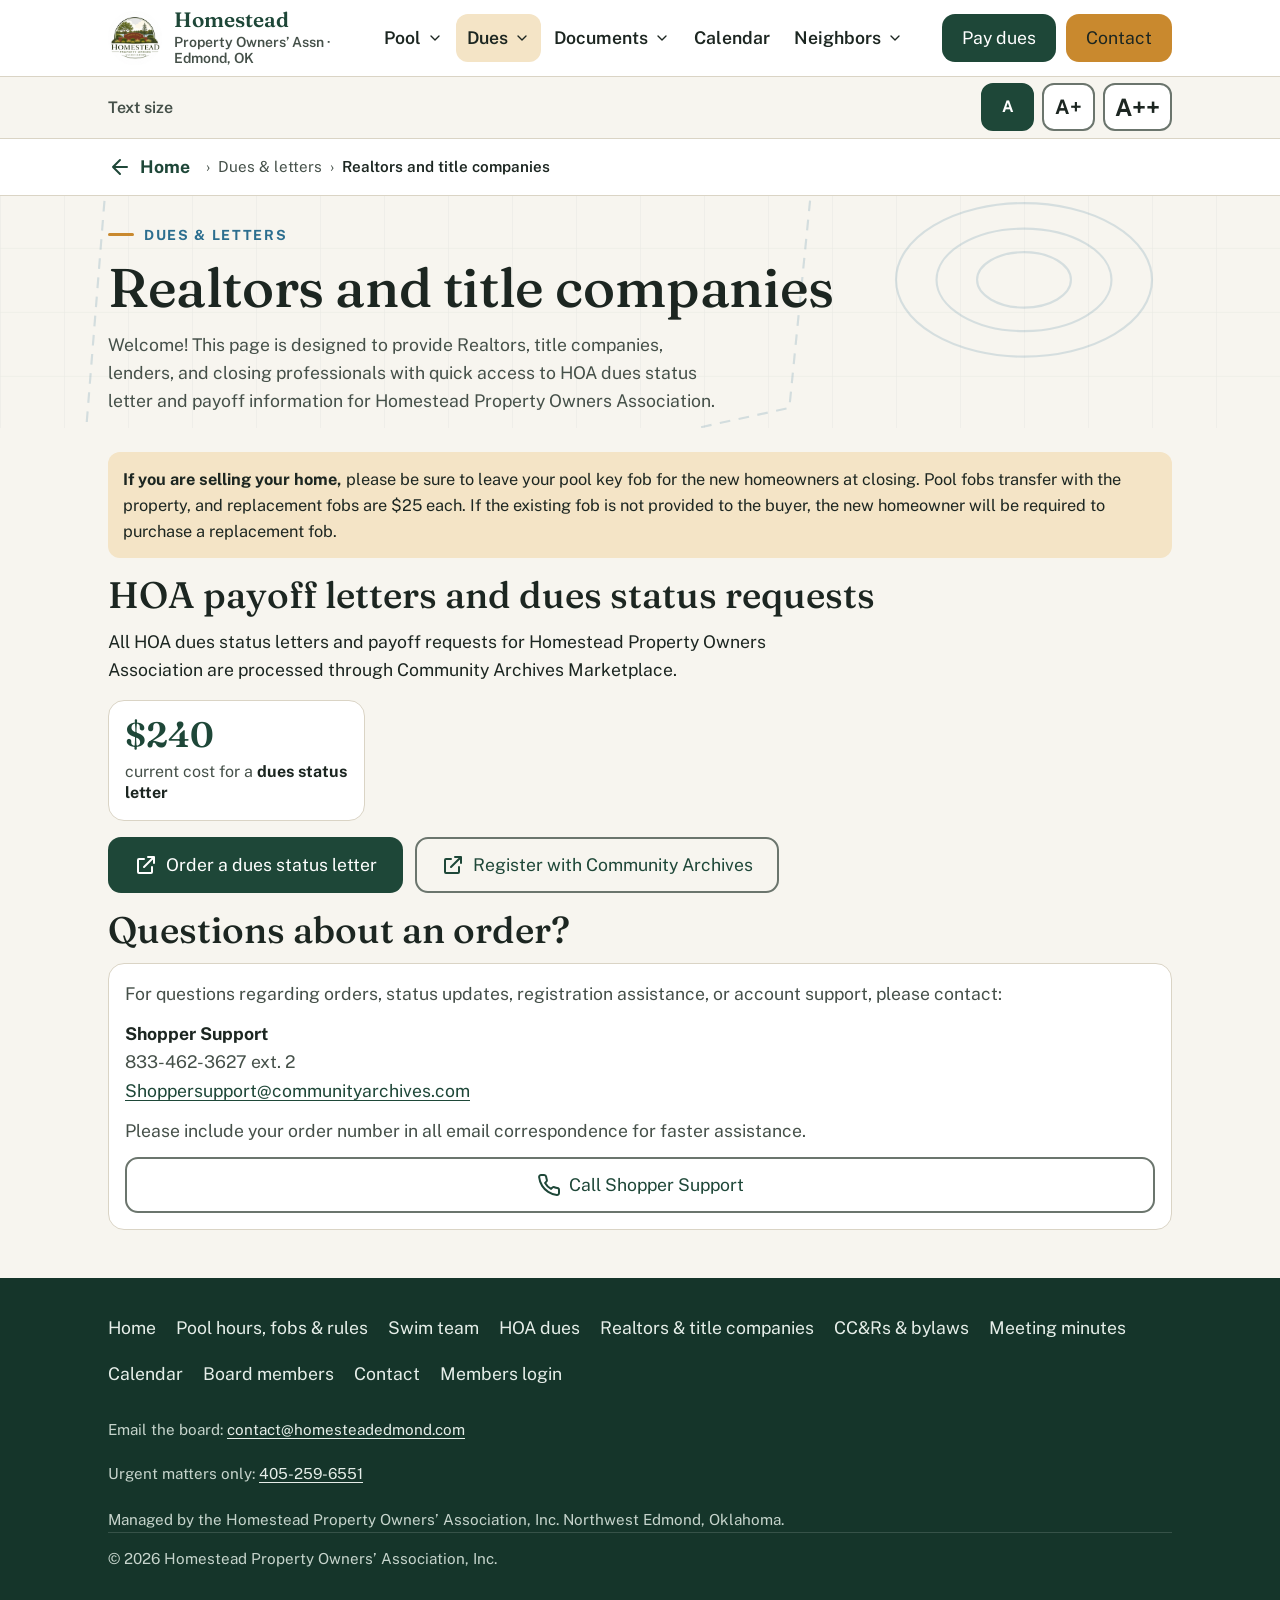
<file: realtors-title-companies/index.html>
<!doctype html>
<html lang="en">
<head>
<meta charset="utf-8">
<meta name="viewport" content="width=device-width,initial-scale=1,viewport-fit=cover">
<title>Realtors and title companies · Homestead POA</title>
<meta name="description" content="Order Homestead HOA dues status and payoff letters through Community Archives.">
<meta name="theme-color" content="#1E4738">
<link rel="icon" href="../assets/img/logo-160.png">
<link rel="stylesheet" href="../assets/css/fonts.css">
<link rel="stylesheet" href="../assets/css/site.css">
<script>(function(){try{var n=parseInt(localStorage.getItem("hs-text-size"),10);if(n===2||n===3){var d=document.documentElement;d.style.fontSize=n===3?"130%":"115%";d.className="ts-"+n}}catch(e){}})();</script>
</head>
<body>
<a class="skip" href="#main">Skip to content</a>
<svg width="0" height="0" style="position:absolute" aria-hidden="true" focusable="false"><symbol id="i-home" viewBox="0 0 24 24"><path d="M3 11l9-7 9 7"/><path d="M5 10v10h14V10"/><path d="M9 20v-6h6v6"/></symbol><symbol id="i-card" viewBox="0 0 24 24"><rect x="2" y="5" width="20" height="14" rx="2"/><path d="M2 10h20"/></symbol><symbol id="i-pool" viewBox="0 0 24 24"><path d="M2 16s2-2 5-2 5 2 5 2 2-2 5-2 5 2 5 2M2 10s2-2 5-2 5 2 5 2 2-2 5-2 5 2 5 2"/></symbol><symbol id="i-cal" viewBox="0 0 24 24"><rect x="3" y="4" width="18" height="18" rx="2"/><path d="M16 2v4M8 2v4M3 10h18"/></symbol><symbol id="i-doc" viewBox="0 0 24 24"><path d="M14 2H6a2 2 0 0 0-2 2v16a2 2 0 0 0 2 2h12a2 2 0 0 0 2-2V8z"/><path d="M14 2v6h6M9 13h6M9 17h6"/></symbol><symbol id="i-book" viewBox="0 0 24 24"><path d="M4 19.5A2.5 2.5 0 0 1 6.5 17H20"/><path d="M6.5 2H20v20H6.5A2.5 2.5 0 0 1 4 19.5v-15A2.5 2.5 0 0 1 6.5 2z"/></symbol><symbol id="i-users" viewBox="0 0 24 24"><path d="M17 21v-2a4 4 0 0 0-4-4H5a4 4 0 0 0-4 4v2"/><circle cx="9" cy="7" r="4"/><path d="M23 21v-2a4 4 0 0 0-3-3.87M16 3.13A4 4 0 0 1 16 11"/></symbol><symbol id="i-phone" viewBox="0 0 24 24"><path d="M22 16.92v3a2 2 0 0 1-2.18 2 19.8 19.8 0 0 1-8.63-3.07 19.5 19.5 0 0 1-6-6 19.8 19.8 0 0 1-3.07-8.67A2 2 0 0 1 4.11 2h3a2 2 0 0 1 2 1.72c.13.96.36 1.9.7 2.81a2 2 0 0 1-.45 2.11L8.09 9.91a16 16 0 0 0 6 6l1.27-1.27a2 2 0 0 1 2.11-.45c.9.34 1.85.57 2.81.7A2 2 0 0 1 22 16.92z"/></symbol><symbol id="i-login" viewBox="0 0 24 24"><path d="M15 3h4a2 2 0 0 1 2 2v14a2 2 0 0 1-2 2h-4M10 17l5-5-5-5M15 12H3"/></symbol><symbol id="i-chev" viewBox="0 0 24 24"><path d="M9 18l6-6-6-6"/></symbol><symbol id="i-clock" viewBox="0 0 24 24"><circle cx="12" cy="12" r="9"/><path d="M12 7v5l3 2"/></symbol><symbol id="i-letter" viewBox="0 0 24 24"><rect x="3" y="5" width="18" height="14" rx="2"/><path d="m3 7 9 6 9-6"/></symbol><symbol id="i-menu" viewBox="0 0 24 24"><path d="M4 7h16M4 12h16M4 17h16"/></symbol><symbol id="i-x" viewBox="0 0 24 24"><path d="M18 6 6 18M6 6l12 12"/></symbol><symbol id="i-download" viewBox="0 0 24 24"><path d="M12 3v12M7 10l5 5 5-5M4 21h16"/></symbol><symbol id="i-pin" viewBox="0 0 24 24"><path d="M12 22s7-6.2 7-12a7 7 0 0 0-14 0c0 5.8 7 12 7 12z"/><circle cx="12" cy="10" r="2.5"/></symbol><symbol id="i-ext" viewBox="0 0 24 24"><path d="M14 4h6v6M20 4 10 14M18 14v5a1 1 0 0 1-1 1H5a1 1 0 0 1-1-1V7a1 1 0 0 1 1-1h5"/></symbol><symbol id="i-back" viewBox="0 0 24 24"><path d="M19 12H5M12 19l-7-7 7-7"/></symbol><symbol id="i-key" viewBox="0 0 24 24"><circle cx="8" cy="15" r="4"/><path d="M10.8 12.2 20 3M16 7l3 3"/></symbol><symbol id="i-info" viewBox="0 0 24 24"><circle cx="12" cy="12" r="9"/><path d="M12 11v6M12 7.5v.01"/></symbol></svg>
<header class="hdr"><div class="wrap hdr__row"><a class="brand" href="../index.html"><img class="brand__logo" src="../assets/img/logo-160.png" width="54" height="54" alt=""><span class="brand__name">Homestead<small>Property Owners’ Assn · Edmond, OK</small></span></a><nav class="dnav" aria-label="Main"><ul><li><details><summary class="">Pool<svg class="i" aria-hidden="true"><use href="#i-chev"/></svg></summary><div class="dnav__panel"><ul><li><a href="../services/index.html">Pool hours, fobs &amp; rules</a></li><li><a href="../swim-team/index.html">Swim team</a></li></ul></div></details></li><li><details><summary class="is-active">Dues<svg class="i" aria-hidden="true"><use href="#i-chev"/></svg></summary><div class="dnav__panel"><ul><li><a href="../hoa-dues/index.html">HOA dues</a></li><li><a href="../realtors-title-companies/index.html" aria-current="page">Realtors &amp; title companies</a></li></ul></div></details></li><li><details><summary class="">Documents<svg class="i" aria-hidden="true"><use href="#i-chev"/></svg></summary><div class="dnav__panel"><ul><li><a href="../ccrs-bylaws/index.html">CC&amp;Rs &amp; bylaws</a></li><li><a href="../meeting-minutes/index.html">Meeting minutes</a></li></ul></div></details></li><li><a href="../calendar/index.html">Calendar</a></li><li><details><summary class="">Neighbors<svg class="i" aria-hidden="true"><use href="#i-chev"/></svg></summary><div class="dnav__panel"><ul><li><a href="../boardmembers/index.html">Board members</a></li><li><a href="../contact/index.html">Contact</a></li></ul></div></details></li></ul></nav><div class="hdr__cta"><a class="btn btn--pine" href="../hoa-dues/index.html#pay">Pay dues</a><a class="btn btn--gold" href="../contact/index.html">Contact</a></div></div></header>
<div class="ts"><div class="wrap ts__in"><span class="ts__label" id="ts-l">Text size</span><div class="ts__btns" role="group" aria-labelledby="ts-l"><button class="ts__btn" type="button" data-s="1" aria-pressed="true" aria-label="Normal text size">A</button><button class="ts__btn" type="button" data-s="2" aria-pressed="false" aria-label="Larger text size">A+</button><button class="ts__btn" type="button" data-s="3" aria-pressed="false" aria-label="Largest text size">A++</button></div></div></div>
<div class="crumb"><div class="wrap crumb__in"><a href="../index.html"><svg class="i" aria-hidden="true"><use href="#i-back"/></svg>Home</a><nav class="crumb__trail" aria-label="Breadcrumb"><span aria-hidden="true">›</span> <span>Dues &amp; letters</span> <span aria-hidden="true">›</span> <span aria-current="page">Realtors and title companies</span></nav></div></div>
<main id="main">
<section class="pagehead"><svg class="pagehead__plat" viewBox="0 0 1200 360" preserveAspectRatio="xMidYMid slice" aria-hidden="true"><defs><pattern id="g" width="60" height="60" patternUnits="userSpaceOnUse"><path d="M60 0H0V60" fill="none" stroke="#1E4738" stroke-width="1" opacity=".07"/></pattern></defs><rect width="1200" height="360" fill="url(#g)"/><path d="M100 50 L760 70 L740 270 L420 340 L80 300 Z" fill="none" stroke="#2C6E8F" stroke-width="2" stroke-dasharray="10 8" opacity=".18"/><g fill="none" stroke="#2C6E8F" opacity=".16"><ellipse cx="960" cy="150" rx="120" ry="72" stroke-width="2"/><ellipse cx="960" cy="150" rx="82" ry="48" stroke-width="2"/><ellipse cx="960" cy="150" rx="44" ry="26" stroke-width="2"/></g></svg><div class="wrap"><div class="eyebrow">Dues &amp; letters</div><h1>Realtors and title companies</h1><p class="lead">Welcome! This page is designed to provide Realtors, title companies, lenders, and closing professionals with quick access to HOA dues status letter and payoff information for Homestead Property Owners Association.</p></div></section><div class="wrap sec--tight stack">
<div class="note"><b>If you are selling your home,</b> please be sure to leave your pool key fob for the new homeowners at closing. Pool fobs transfer with the property, and replacement fobs are $25 each. If the existing fob is not provided to the buyer, the new homeowner will be required to purchase a replacement fob.</div>
<section><h2 class="h2">HOA payoff letters and dues status requests</h2>
<div class="prose"><p>All HOA dues status letters and payoff requests for Homestead Property Owners Association are processed through Community Archives Marketplace.</p></div>
<div class="facts" style="margin-top:var(--s-4)"><div class="fact"><div class="fact__fig">$240</div><div class="fact__lbl">current cost for a <b>dues status letter</b></div></div></div>
<div class="btnrow"><a class="btn btn--pine" href="https://marketplace.communityarchives.com/"><svg class="i" aria-hidden="true"><use href="#i-ext"/></svg>Order a dues status letter</a><a class="btn btn--ghost" href="https://marketplace.communityarchives.com/"><svg class="i" aria-hidden="true"><use href="#i-ext"/></svg>Register with Community Archives</a></div></section>
<section><h2 class="h2">Questions about an order?</h2><div class="ccard"><p>For questions regarding orders, status updates, registration assistance, or account support, please contact:</p>
<p style="margin-top:var(--s-3)"><b style="color:var(--hs-ink)">Shopper Support</b><br>833-462-3627 ext. 2<br><a href="mailto:Shoppersupport@communityarchives.com">Shoppersupport@communityarchives.com</a></p>
<p style="margin-top:var(--s-3)">Please include your order number in all email correspondence for faster assistance.</p>
<a class="btn btn--ghost" href="tel:+18334623627,2"><svg class="i" aria-hidden="true"><use href="#i-phone"/></svg>Call Shopper Support</a></div></section></div>
</main>
<footer class="ftr"><div class="wrap"><nav id="sitemap" aria-label="Site map"><a href="../index.html">Home</a><a href="../services/index.html">Pool hours, fobs &amp; rules</a><a href="../swim-team/index.html">Swim team</a><a href="../hoa-dues/index.html">HOA dues</a><a href="../realtors-title-companies/index.html">Realtors &amp; title companies</a><a href="../ccrs-bylaws/index.html">CC&amp;Rs &amp; bylaws</a><a href="../meeting-minutes/index.html">Meeting minutes</a><a href="../calendar/index.html">Calendar</a><a href="../boardmembers/index.html">Board members</a><a href="../contact/index.html">Contact</a><a href="../members-only/index.html">Members login</a></nav><p class="ftr__contact">Email the board: <a href="mailto:contact@homesteadedmond.com">contact@homesteadedmond.com</a><br>Urgent matters only: <a href="tel:+14052596551">405-259-6551</a></p><p>Managed by the Homestead Property Owners’ Association, Inc. Northwest Edmond, Oklahoma.</p><p class="ftr__copy">© <span data-year>2026</span> Homestead Property Owners’ Association, Inc.</p></div></footer>
<nav class="abar" aria-label="Quick actions"><div class="abar__in"><a class="btn btn--ghost" href="#sitemap" role="button" data-open-menu><svg class="i" aria-hidden="true"><use href="#i-menu"/></svg>Menu</a><a class="btn btn--pine" href="../hoa-dues/index.html#pay"><svg class="i" aria-hidden="true"><use href="#i-card"/></svg>Pay dues</a><a class="btn btn--gold" href="../contact/index.html"><svg class="i" aria-hidden="true"><use href="#i-letter"/></svg>Contact</a></div></nav>
<dialog id="menu" class="sheet" aria-labelledby="menu-title"><div class="sheet__in"><div class="sheet__grab" aria-hidden="true"></div><div class="sheet__head"><h2 id="menu-title">Menu</h2><button class="sheet__close" type="button" data-close-menu aria-label="Close menu"><svg class="i" aria-hidden="true"><use href="#i-x"/></svg></button></div><ul><li><a href="../index.html"><svg class="i" aria-hidden="true"><use href="#i-home"/></svg>Home</a></li></ul><h3>Pool</h3><ul><li><a href="../services/index.html"><svg class="i" aria-hidden="true"><use href="#i-pool"/></svg>Pool hours, fobs &amp; rules</a></li><li><a href="../swim-team/index.html"><svg class="i" aria-hidden="true"><use href="#i-users"/></svg>Swim team</a></li></ul><h3>Dues &amp; letters</h3><ul><li><a href="../hoa-dues/index.html"><svg class="i" aria-hidden="true"><use href="#i-card"/></svg>HOA dues</a></li><li><a href="../realtors-title-companies/index.html" aria-current="page"><svg class="i" aria-hidden="true"><use href="#i-letter"/></svg>Realtors &amp; title companies</a></li></ul><h3>Documents</h3><ul><li><a href="../ccrs-bylaws/index.html"><svg class="i" aria-hidden="true"><use href="#i-book"/></svg>CC&amp;Rs &amp; bylaws</a></li><li><a href="../meeting-minutes/index.html"><svg class="i" aria-hidden="true"><use href="#i-doc"/></svg>Meeting minutes</a></li></ul><h3>Neighbors</h3><ul><li><a href="../calendar/index.html"><svg class="i" aria-hidden="true"><use href="#i-cal"/></svg>Calendar</a></li><li><a href="../boardmembers/index.html"><svg class="i" aria-hidden="true"><use href="#i-users"/></svg>Board members</a></li><li><a href="../contact/index.html"><svg class="i" aria-hidden="true"><use href="#i-letter"/></svg>Contact</a></li></ul><h3>Residents</h3><ul><li><a href="../members-only/index.html"><svg class="i" aria-hidden="true"><use href="#i-login"/></svg>Members login</a></li></ul></div></dialog>
<script src="../assets/js/events.js"></script>
<script src="../assets/js/site.js"></script>
</body>
</html>
</file>
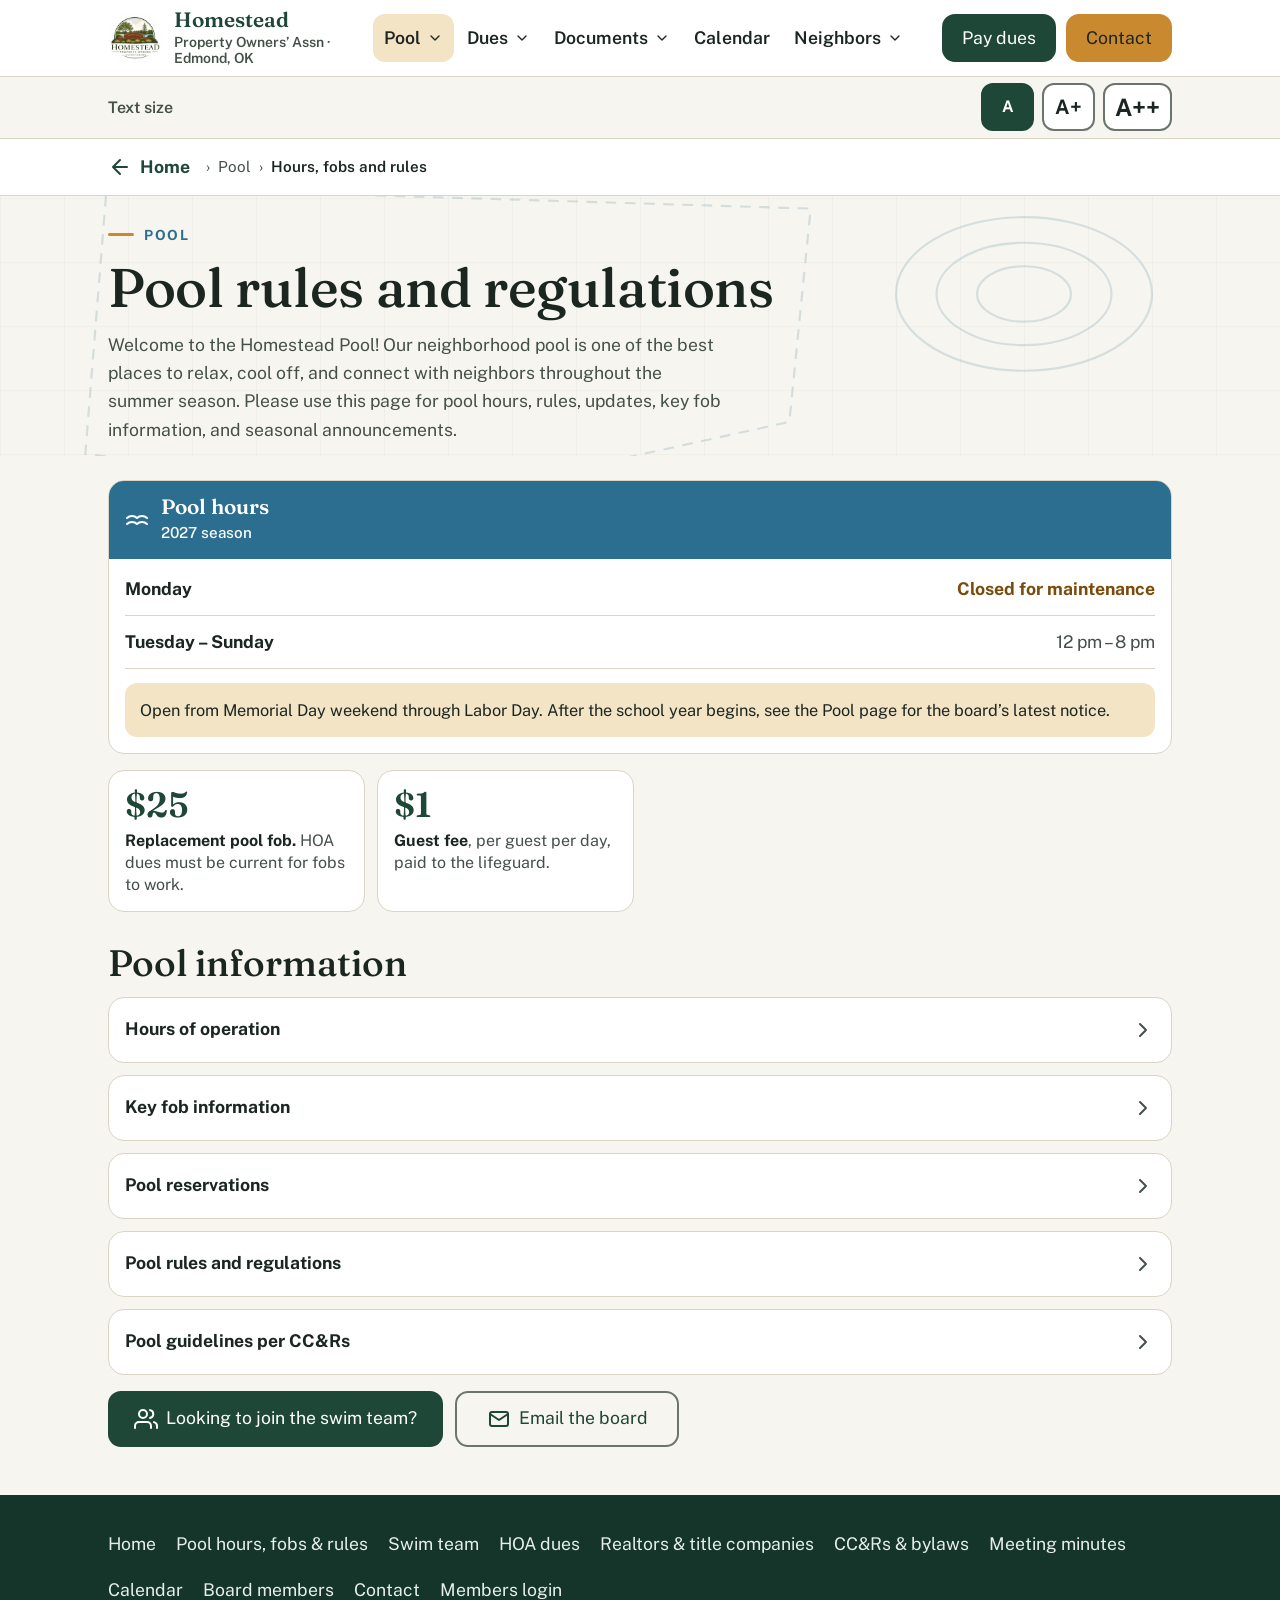
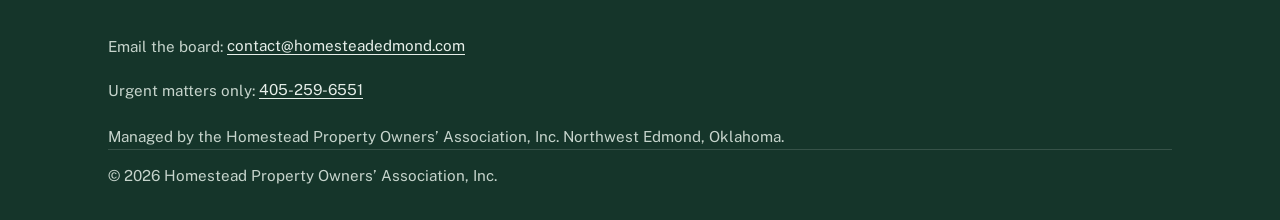
<file: services/index.html>
<!doctype html>
<html lang="en">
<head>
<meta charset="utf-8">
<meta name="viewport" content="width=device-width,initial-scale=1,viewport-fit=cover">
<title>Pool hours, fobs and rules · Homestead POA</title>
<meta name="description" content="Homestead pool hours, key fob information, reservations, rules and guidelines.">
<meta name="theme-color" content="#1E4738">
<link rel="icon" href="../assets/img/logo-160.png">
<link rel="stylesheet" href="../assets/css/fonts.css">
<link rel="stylesheet" href="../assets/css/site.css">
<script>(function(){try{var n=parseInt(localStorage.getItem("hs-text-size"),10);if(n===2||n===3){var d=document.documentElement;d.style.fontSize=n===3?"130%":"115%";d.className="ts-"+n}}catch(e){}})();</script>
</head>
<body>
<a class="skip" href="#main">Skip to content</a>
<svg width="0" height="0" style="position:absolute" aria-hidden="true" focusable="false"><symbol id="i-home" viewBox="0 0 24 24"><path d="M3 11l9-7 9 7"/><path d="M5 10v10h14V10"/><path d="M9 20v-6h6v6"/></symbol><symbol id="i-card" viewBox="0 0 24 24"><rect x="2" y="5" width="20" height="14" rx="2"/><path d="M2 10h20"/></symbol><symbol id="i-pool" viewBox="0 0 24 24"><path d="M2 16s2-2 5-2 5 2 5 2 2-2 5-2 5 2 5 2M2 10s2-2 5-2 5 2 5 2 2-2 5-2 5 2 5 2"/></symbol><symbol id="i-cal" viewBox="0 0 24 24"><rect x="3" y="4" width="18" height="18" rx="2"/><path d="M16 2v4M8 2v4M3 10h18"/></symbol><symbol id="i-doc" viewBox="0 0 24 24"><path d="M14 2H6a2 2 0 0 0-2 2v16a2 2 0 0 0 2 2h12a2 2 0 0 0 2-2V8z"/><path d="M14 2v6h6M9 13h6M9 17h6"/></symbol><symbol id="i-book" viewBox="0 0 24 24"><path d="M4 19.5A2.5 2.5 0 0 1 6.5 17H20"/><path d="M6.5 2H20v20H6.5A2.5 2.5 0 0 1 4 19.5v-15A2.5 2.5 0 0 1 6.5 2z"/></symbol><symbol id="i-users" viewBox="0 0 24 24"><path d="M17 21v-2a4 4 0 0 0-4-4H5a4 4 0 0 0-4 4v2"/><circle cx="9" cy="7" r="4"/><path d="M23 21v-2a4 4 0 0 0-3-3.87M16 3.13A4 4 0 0 1 16 11"/></symbol><symbol id="i-phone" viewBox="0 0 24 24"><path d="M22 16.92v3a2 2 0 0 1-2.18 2 19.8 19.8 0 0 1-8.63-3.07 19.5 19.5 0 0 1-6-6 19.8 19.8 0 0 1-3.07-8.67A2 2 0 0 1 4.11 2h3a2 2 0 0 1 2 1.72c.13.96.36 1.9.7 2.81a2 2 0 0 1-.45 2.11L8.09 9.91a16 16 0 0 0 6 6l1.27-1.27a2 2 0 0 1 2.11-.45c.9.34 1.85.57 2.81.7A2 2 0 0 1 22 16.92z"/></symbol><symbol id="i-login" viewBox="0 0 24 24"><path d="M15 3h4a2 2 0 0 1 2 2v14a2 2 0 0 1-2 2h-4M10 17l5-5-5-5M15 12H3"/></symbol><symbol id="i-chev" viewBox="0 0 24 24"><path d="M9 18l6-6-6-6"/></symbol><symbol id="i-clock" viewBox="0 0 24 24"><circle cx="12" cy="12" r="9"/><path d="M12 7v5l3 2"/></symbol><symbol id="i-letter" viewBox="0 0 24 24"><rect x="3" y="5" width="18" height="14" rx="2"/><path d="m3 7 9 6 9-6"/></symbol><symbol id="i-menu" viewBox="0 0 24 24"><path d="M4 7h16M4 12h16M4 17h16"/></symbol><symbol id="i-x" viewBox="0 0 24 24"><path d="M18 6 6 18M6 6l12 12"/></symbol><symbol id="i-download" viewBox="0 0 24 24"><path d="M12 3v12M7 10l5 5 5-5M4 21h16"/></symbol><symbol id="i-pin" viewBox="0 0 24 24"><path d="M12 22s7-6.2 7-12a7 7 0 0 0-14 0c0 5.8 7 12 7 12z"/><circle cx="12" cy="10" r="2.5"/></symbol><symbol id="i-ext" viewBox="0 0 24 24"><path d="M14 4h6v6M20 4 10 14M18 14v5a1 1 0 0 1-1 1H5a1 1 0 0 1-1-1V7a1 1 0 0 1 1-1h5"/></symbol><symbol id="i-back" viewBox="0 0 24 24"><path d="M19 12H5M12 19l-7-7 7-7"/></symbol><symbol id="i-key" viewBox="0 0 24 24"><circle cx="8" cy="15" r="4"/><path d="M10.8 12.2 20 3M16 7l3 3"/></symbol><symbol id="i-info" viewBox="0 0 24 24"><circle cx="12" cy="12" r="9"/><path d="M12 11v6M12 7.5v.01"/></symbol></svg>
<header class="hdr"><div class="wrap hdr__row"><a class="brand" href="../index.html"><img class="brand__logo" src="../assets/img/logo-160.png" width="54" height="54" alt=""><span class="brand__name">Homestead<small>Property Owners’ Assn · Edmond, OK</small></span></a><nav class="dnav" aria-label="Main"><ul><li><details><summary class="is-active">Pool<svg class="i" aria-hidden="true"><use href="#i-chev"/></svg></summary><div class="dnav__panel"><ul><li><a href="../services/index.html" aria-current="page">Pool hours, fobs &amp; rules</a></li><li><a href="../swim-team/index.html">Swim team</a></li></ul></div></details></li><li><details><summary class="">Dues<svg class="i" aria-hidden="true"><use href="#i-chev"/></svg></summary><div class="dnav__panel"><ul><li><a href="../hoa-dues/index.html">HOA dues</a></li><li><a href="../realtors-title-companies/index.html">Realtors &amp; title companies</a></li></ul></div></details></li><li><details><summary class="">Documents<svg class="i" aria-hidden="true"><use href="#i-chev"/></svg></summary><div class="dnav__panel"><ul><li><a href="../ccrs-bylaws/index.html">CC&amp;Rs &amp; bylaws</a></li><li><a href="../meeting-minutes/index.html">Meeting minutes</a></li></ul></div></details></li><li><a href="../calendar/index.html">Calendar</a></li><li><details><summary class="">Neighbors<svg class="i" aria-hidden="true"><use href="#i-chev"/></svg></summary><div class="dnav__panel"><ul><li><a href="../boardmembers/index.html">Board members</a></li><li><a href="../contact/index.html">Contact</a></li></ul></div></details></li></ul></nav><div class="hdr__cta"><a class="btn btn--pine" href="../hoa-dues/index.html#pay">Pay dues</a><a class="btn btn--gold" href="../contact/index.html">Contact</a></div></div></header>
<div class="ts"><div class="wrap ts__in"><span class="ts__label" id="ts-l">Text size</span><div class="ts__btns" role="group" aria-labelledby="ts-l"><button class="ts__btn" type="button" data-s="1" aria-pressed="true" aria-label="Normal text size">A</button><button class="ts__btn" type="button" data-s="2" aria-pressed="false" aria-label="Larger text size">A+</button><button class="ts__btn" type="button" data-s="3" aria-pressed="false" aria-label="Largest text size">A++</button></div></div></div>
<div class="crumb"><div class="wrap crumb__in"><a href="../index.html"><svg class="i" aria-hidden="true"><use href="#i-back"/></svg>Home</a><nav class="crumb__trail" aria-label="Breadcrumb"><span aria-hidden="true">›</span> <span>Pool</span> <span aria-hidden="true">›</span> <span aria-current="page">Hours, fobs and rules</span></nav></div></div>
<main id="main">
<section class="pagehead"><svg class="pagehead__plat" viewBox="0 0 1200 360" preserveAspectRatio="xMidYMid slice" aria-hidden="true"><defs><pattern id="g" width="60" height="60" patternUnits="userSpaceOnUse"><path d="M60 0H0V60" fill="none" stroke="#1E4738" stroke-width="1" opacity=".07"/></pattern></defs><rect width="1200" height="360" fill="url(#g)"/><path d="M100 50 L760 70 L740 270 L420 340 L80 300 Z" fill="none" stroke="#2C6E8F" stroke-width="2" stroke-dasharray="10 8" opacity=".18"/><g fill="none" stroke="#2C6E8F" opacity=".16"><ellipse cx="960" cy="150" rx="120" ry="72" stroke-width="2"/><ellipse cx="960" cy="150" rx="82" ry="48" stroke-width="2"/><ellipse cx="960" cy="150" rx="44" ry="26" stroke-width="2"/></g></svg><div class="wrap"><div class="eyebrow">Pool</div><h1>Pool rules and regulations</h1><p class="lead">Welcome to the Homestead Pool! Our neighborhood pool is one of the best places to relax, cool off, and connect with neighbors throughout the summer season. Please use this page for pool hours, rules, updates, key fob information, and seasonal announcements.</p></div></section><div class="wrap sec--tight"><section class="pool" aria-labelledby="ph"><div class="pool__top"><svg class="i" aria-hidden="true"><use href="#i-pool"/></svg><div><h2 id="ph">Pool hours</h2><small data-pool-season>Memorial Day weekend – Labor Day</small></div></div><div class="pool__body"><ul class="hours"><li><span class="d">Monday</span><span class="t closed">Closed for maintenance</span></li><li><span class="d">Tuesday – Sunday</span><span class="t">12 pm – 8 pm</span></li></ul><div class="note">Open from Memorial Day weekend through Labor Day. After the school year begins, see the Pool page for the board’s latest notice.</div></div></section><div class="facts" style="margin-top:var(--s-4)"><div class="fact"><div class="fact__fig">$25</div><div class="fact__lbl"><b>Replacement pool fob.</b> HOA dues must be current for fobs to work.</div></div><div class="fact"><div class="fact__fig">$1</div><div class="fact__lbl"><b>Guest fee</b>, per guest per day, paid to the lifeguard.</div></div></div></div><div class="wrap sec"><h2 class="h2">Pool information</h2><div class="accs"><details class="acc"><summary>Hours of operation<svg class="i" aria-hidden="true"><use href="#i-chev"/></svg></summary><div class="acc__body"><p>Pool season begins on Memorial Day weekend and is open daily (Tuesday through Sunday) from 12 pm–8 pm, including on Labor Day. Labor Day will be the last pool day.</p></div></details><details class="acc" id="fobs"><summary>Key fob information<svg class="i" aria-hidden="true"><use href="#i-chev"/></svg></summary><div class="acc__body"><p>All residents must have an active pool fob to access the Homestead pool. If you are new to the neighborhood and were not provided a fob at closing, or if your current fob has been lost, replacement fobs may be purchased for $25.</p><p>Please note that HOA dues must be current in order for pool fobs to function. If dues are paid late, your existing fob will need to be reactivated before access is restored.</p><p>To purchase a new fob or reactivate an existing one, please email the HOA Board at <a href="mailto:contact@homesteadedmond.com">contact@homesteadedmond.com</a>. A board member will connect you with Dale, our Pool Manager, to coordinate a time for pickup or activation. Residents will also be required to sign a Pool Fob Agreement at that time.</p><p>We do ask for patience during this process, as Dale, like the rest of our HOA Board members, volunteers his time to help serve our neighborhood community while also balancing work and family responsibilities.</p></div></details><details class="acc" id="reservations"><summary>Pool reservations<svg class="i" aria-hidden="true"><use href="#i-chev"/></svg></summary><div class="acc__body"><p>Looking to have a private pool party? The pool may be reserved by contacting our Pool Manager, Dale, at<a href="mailto:dsrnka@yahoo.com"> dsrnka@yahoo.com</a></p><h3>Pool facility rental</h3><p>Homestead Members may rent the Swimming Pool Complex to host a private party. Homeowner must be present. Parties may only be held before or after regular hours. Pool rental fees are $40/per hour with a two (2) hour minimum and a $60 Refundable Deposit will be returned, provided the pool area and pool are clean. Checks should be made payable to Homestead POA. Lifeguard $20 per hr. with a maximum of 10 people per Lifeguard. Please refer to “Private Parties” Guidelines (12.0) for more pool facility rental policies.</p></div></details><details class="acc" id="rules"><summary>Pool rules and regulations<svg class="i" aria-hidden="true"><use href="#i-chev"/></svg></summary><div class="acc__body"><div class="prose prose--doc"><p>LIFEGUARD ON DUTY HAS THE FULL AUTHORITY TO ENFORCE POOL RULES AND EXPEL ANY INDIVIDUAL FROM THE SWIMMING POOL COMPLEX FOR VIOLATION OF THE RULES.</p><ul><li>CHILDREN MUST BE ACCOMPANIED BY AN ADULT (ADULT MUST BE 16 YEARS OLD)</li><li>SUITABLE ATTIRE (NO CUTTOFFS OR FRAYED CLOTHING)</li><li>NO PETS ARE ALLOWED IN THE SWIMMING POOL COMPLEX</li><li>NO DIVING (see General Conduct Guidelines 7.1)</li><li>NO HORSEPLAY, DUNKING OR WRESTLING</li><li>NO FOOD OR DRINK IN THE SWIMMING POOL</li><li>NO ALCOHOLIC BEVERAGES IN THE POOL COMPLEX</li><li>NO PROFANITY, RUNNING, SCREAMING OR SPITTING</li><li>NO BICYCLES, SKATEBOARDS, ROLLER BLADES/SKATES OR SCOOTERS ALLOWED</li></ul><h3>The following shall be permitted:</h3><ul><li>WATER TOYS SHALL BE PERMITTED AT THE DISCRETION OF THE LIFEGUARD. ONLY BALLS, FLOTATION TOYS, SNORKELS, FINS AND VOLLEYBALL NETS (see General Conduct Guidelines 7.15)</li><li>APPROPRIATE POOL FURNITURE MAY BE USED IN SWIMMING POOL COMPLEX</li><li>FOOD AND DRINKS ARE ALLOWED IN THE POOL COMPLEX, NO GLASS CONTAINERS</li><li>WALKMAN, CD PLAYERS WITH HEADPHONES (NO RADIOS)</li><li>POOL ADMISSION HOMESTEAD MEMBERS AND GUESTS MUST SIGN-IN THE REGISTRATION LOG.</li></ul><h3>Guest policy</h3><ul><li>ALL GUESTS MUST BE ACCOMPANIED BY A HOMESTEAD MEMBER</li><li>A DAILY FEE OF ONE DOLLAR ($1.00) PER GUEST MUST BE PAID TO THE LIFEGUARD UPON ENTRY TO THE SWIMMING POOL COMPLEX.</li></ul><h3>Pool facility rental</h3><p>Homestead Members may rent the Swimming Pool Complex to host a private party. Homeowner must be present. Parties may only be held before or after regular hours. Pool rental fees are $40/per hour with a two (2) hour minimum and a $60 Refundable Deposit will be returned, provided the pool area and pool are clean. Checks should be made payable to Homestead POA. Lifeguard $20 per hr. with a maximum of 10 people per Lifeguard. Please refer to “Private Parties” Guidelines (12.0) for more pool facility rental policies.</p><p>PLEASE REMEMBER YOUR PERSONAL PROPERTY WHEN LEAVING AND HELP KEEP OUR SWIMMING POOL COMPLEX CLEAN AND SAFE!</p></div></div></details><details class="acc" id="guidelines"><summary>Pool guidelines per CC&amp;Rs<svg class="i" aria-hidden="true"><use href="#i-chev"/></svg></summary><div class="acc__body"><div class="prose prose--doc"><h3>1. Definitions</h3><p><strong>1.1 Adult</strong><br>The term Adult shall mean a person who has reached his or her sixteenth birthday.<br><strong>1.2 Adolescent</strong><br>The term Adolescent shall mean a person who has reached his or her twelfth birthday by the first day of September of the year in question, but who has yet reached his or her sixteenth birthday.<br><strong>1.3 Association</strong><br>The term Association shall mean Homestead Homeowners.<br><strong>1.4 By-laws</strong><br>The term By-laws shall mean the By-laws of the Association and all amendments and additions thereto.<br><strong>1.5 Child</strong><br>The term Child shall mean a person who has not reached his or her twelfth birthday by the first day of September of the year in question.<br><strong>1.6 Individual</strong><br>The term Individual shall mean any Adult, Adolescent, Child, or guest of a Member.<br><strong>1.7 Member</strong><br>The term Member shall mean the single, joint or common owner and family of any Homestead lot in accordance with the By-laws. No Member may use pool unless that Member has paid the annual assessment mandated by the By-laws.<br><strong>1.8 Pool Manager</strong><br>The term Pool Manager shall refer to that person or entity with whom the Association contracts to operate and manage the Swimming Pool Complex, and those persons or entity’s agents and employees, including lifeguards.<br><strong>1.9 Regular Hours</strong><br>The term Regular Hours shall mean that daily period of time determined by the Associations Board of Directors during which the Swimming Pool Complex will remain open for operation, other than for parties, swimming lessons and swim team.<br><strong>1.10 Swimming Pool Complex</strong><br>The term Swimming Pool Complex shall mean that area within the fence and wall surrounding the Associations swimming pool.<br><strong>1.11 Season</strong><br>The term Season shall mean that period of time described in 10.1 of these Rules.</p><h3>2. Adult Swim Periods</h3><p>2.1 An Adult Swim Period shall be had during every hour of operation of the Swimming Pool Complex. The Adult Swim Period will be held at ten minutes until the hour including the first hour. During this hourly ten-minute period, only Adults may use the swimming pool and all Children and Adolescents must leave the swimming pool immediately upon the lifeguards’ instructions.</p><h3>3. Alcohol Policy</h3><p>3.1 The consumption of any alcoholic beverage in the Swimming Pool Complex during Regular Hours, swim lessons, swim practice, swim meets of the swim team and parties is prohibited.</p><h3>4. Unattended Swimming</h3><p><strong>4.1 Unattended swimming by Children prohibited</strong><br>No Child may enter the Swimming Pool Complex unless accompanied by an Adult who shall be actually responsible for the conduct and well-being of said Child or Children. Adolescents may swim without an Adult presence.<br><strong>4.2 Continuous presence of Adult required</strong><br>No Child shall remain in the Swimming Pool Complex if the Adult responsible for that Child leaves the Swimming Pool Complex, unless another Adult expressly informs the lifeguard that he or she will assume responsibility for the Child whose responsible Adult is leaving the Swimming Pool Complex.<br><strong>4.3 Supervision of Children</strong><br>If a Child cannot swim, the Adult responsible for that Child shall be in the swimming pool while the Child is in the swimming pool.</p><h3>5. Attire</h3><p><strong>5.1 Suitable attire required</strong><br>No individual wearing cutoffs or frayed clothing may enter the swimming pool.</p><h3>6. Discipline</h3><p><strong>6.1 Authority of Lifeguard</strong><br>The Pool Manager shall have full power to enforce these rules and has the power to expel any Individual from the Swimming Pool Complex for the remainder of the day for violating these rules.<br><strong>6.2 Termination of privileges</strong><br>Refusal by an Individual to leave the Swimming Pool Complex when directed by the Pool Manager shall result in the revocation of that Individuals swimming pool privileges for the remainder of the Season. Nothing in this Paragraph 6.1 shall be deemed to serve as limitation upon the Associations Board of Directors power to affect other or alternate discipline, all as more further provided by the By-laws.<br><strong>6.3 Cumulative Expulsions</strong><br>An Individual who is expelled from the Swimming Pool Complex three times pursuant to Paragraph 6.1 of these Rules shall lose his or her rights to enter the Swimming Pool Complex for the remainder of the Season. Nothing in this Paragraph 6.3 shall be deemed to serve as a limitation upon the Associations Board of Directors power to affect other or alternate discipline, all as more further provided by the By-laws.</p><h3>7. General Conduct Guidelines</h3><p><strong>7.1 Diving</strong><br>Diving head-first into the swimming pool is prohibited except along the 9 foot wall behind the red line.<br><strong>7.2 Furniture</strong><br>Lawn furniture may be brought by individuals to the Swimming Pool Complex, provided, however, that such furniture does not disrupt the operations of the Swimming Pool Complex.<br><strong>7.3 Glass</strong><br>No glass containers of any type may be brought into the Swimming Pool Complex.<br><strong>7.4 Health</strong><br>Individuals with apparent skin diseases, sore or inflamed eyes, coughs, colds, ear or nasal discharge, or wearing bandages (no Band-Aids), may not enter the swimming pool. Swim diapers need to be worn for children whom are not potty trained.<br><strong>7.5 Horseplay</strong><br>All potentially harmful horseplay, including dunking and wrestling, is prohibited.<br><strong>7.6 Music</strong><br>Music may not be played in the Swimming Pool Complex, except by way of headphone-only (Walkman type) radios or players. Family Friendly type music may be provided by the Pool Manager for the entire Swimming Pool Complex.<br><strong>7.7 Personal property</strong><br>All Individuals must remove their personal property, including furniture, from the Swimming Pool Complex when leaving the Swimming Pool Complex. The lost and found will be thrown out every first and fifteenth of each month.<br><strong>7.8 Food</strong><br>The consumption of food and drink in the Swimming Pool Complex shall be permitted at the lifeguards discretion provided, however, that no food or drink may be taken into the swimming pool.<br><strong>7.9 Pets</strong><br>No pets are allowed in the Swimming Pool Complex.<br><strong>7.10 Profanity</strong><br>The use of profanity in the Swimming Pool Complex is prohibited.<br><strong>7.11 Running</strong><br>Running is prohibited.<br><strong>7.12 Screaming</strong><br>Screaming is prohibited<br><strong>7.13 Spitting</strong><br>Spitting, spouting water, and blowing nose in the swimming pool is prohibited.<br><strong>7.14 Trash</strong><br>All trash must be promptly placed in the appropriate receptacles. All Individuals are responsible for ensuring that all trash is properly disposed of.<br><strong>7.15 Water toys and water devices</strong><br>Use of water toys and water devices, including but not limited to balls, flotation beds, snorkels, fins and volleyball nets shall be permitted at the discretion of the lifeguard and only if such use if not disruptive to other individuals enjoyment of the Swimming Pool Complex.</p><h3>8. Guest Policy</h3><p><strong>8.1 Member must accompany guest</strong><br>No guest may remain in the Swimming Pool Complex unless accompanied by a Member of their host household.<br><strong>8.2 Fees</strong><br>A daily fee of One Dollar ($1.00) per guest must be paid to the lifeguard upon entry to the Swimming Pool Complex.</p><h3>9. Hours and Season of Operation</h3><p><strong>9.1 Season</strong><br>The Swimming Pool Complex’s season of operation shall be determined yearly by the Associations Board of Directors.<br><strong>9.2 Hours</strong><br>The Swimming Pool Complex’s hours or operation shall be determined yearly by the Associations Board of Directors.</p><h3>10. Lifeguard</h3><p><strong>10.1 Lifeguard Must be Present</strong><br>Swimming is prohibited at all times unless a lifeguard supplied by the Pool Manager is present at the Swimming Pool Complex.<br><strong>10.2 Chair</strong><br>No one except the lifeguard may sit on the lifeguards chair.</p><h3>11. Private Parties</h3><p><strong>11.1 General Availability</strong><br>A Member may rent the Swimming Pool Complex to host a private party.<br><strong>11.2 Applicability of Rules</strong><br>These Rules shall be in full force and effect during any private party held at the Swimming Pool Complex.<br><strong>11.3 Time</strong><br>Parties may only be held before or after Regular Hours but not after 11:00 P.M.<br><strong>11.4 Fees</strong><br>The fees charged to a Member hosting a private party at the Swimming Pool Complex shall be as follows:</p><p>1. $60 refundable deposit<br>2. $30 per hour non-refundable usage fee (2 hour minimum)<br>3. $15 per hour per lifeguard. (Contract will stipulate terms of the number of lifeguards required.)</p><p><strong>11.5 Application of Deposit</strong><br>The $60.00 refundable deposit shall be applied by the Association to pay for any damage that may result to the Swimming Pool Complex during the renting Members private party. The Association shall have the right to recover from the Member hosting a private party all additional reasonable funds expended to repair damage caused to the Swimming Pool Complex during the course of the Members party.<br><strong>11.6 Members Presence Required</strong><br>The host Homeowner must be present at all times during a private party hosted by that Member.<br><strong>11.7 Rental Restricted to Members</strong><br>Only Members may rent the Swimming Pool Complex to host a party.<br><strong>11.8 Clean up</strong><br>The Member hosting a party must ensure that the Swimming Pool Complex is left in a clean condition after the party or deposit will be forfeited.<br><strong>11.9 Reservations</strong><br>The Swimming Pool Complex may not be used for a party unless the Swimming Pool Complex is reserved at least 48 hours before the party is scheduled to begin. No reservation shall be deemed to have occurred unless all fees set forth in Paragraph 11.4 of these Rules shall be paid at least 48 hours before the time of the subject party is scheduled to begin.<br><strong>11.10 First Come/First Serve</strong><br>The reservations of the Swimming Pool Complex for parties shall be on a first come first serve basis.<br><strong>11.11 Eligibility to Host Party</strong><br>No Member may host a party unless that Member has paid the annual assessment mandated by the By-laws.<br><strong>11.12 No Parties during Regular Hours</strong><br>No parties, private or otherwise, including birthday parties, may be held during Regular Hours.</p><h3>12. Sign-In</h3><p><strong>12.1 Sign-In</strong><br>All Individuals must sign-in the registration log when entering the Swimming Pool Complex.</p><h3>13. Swimming Lessons &amp; Swim Team</h3><p><strong>13.1 License</strong><br>The Pool Manager is authorized to provide swimming lessons and swim team to the Members of Homestead.<br><strong>13.2 Time</strong><br>The Pool Manager may utilize the Swimming Pool Complex to provide swim lessons and swim team provided, however, that all lessons must occur before, and be completed by, the commencement of Regular Hours.<br><strong>13.3 Fees</strong><br>The Pool Manager may charge a fee for its swimming lesson and swim team services. Said fee shall be approved annually by the Associations Board of Directors before it may be assessed by the Pool Manager.</p><h3>14. Association Activities</h3><p>14.1 The Association, by vote of its Board of Directors, may sponsor special events at the Swimming Pool Complex.</p></div></div></details></div><div class="btnrow"><a class="btn btn--pine" href="../swim-team/index.html"><svg class="i" aria-hidden="true"><use href="#i-users"/></svg>Looking to join the swim team?</a><a class="btn btn--ghost" href="mailto:contact@homesteadedmond.com?subject=Pool%20question"><svg class="i" aria-hidden="true"><use href="#i-letter"/></svg>Email the board</a></div></div>
</main>
<footer class="ftr"><div class="wrap"><nav id="sitemap" aria-label="Site map"><a href="../index.html">Home</a><a href="../services/index.html">Pool hours, fobs &amp; rules</a><a href="../swim-team/index.html">Swim team</a><a href="../hoa-dues/index.html">HOA dues</a><a href="../realtors-title-companies/index.html">Realtors &amp; title companies</a><a href="../ccrs-bylaws/index.html">CC&amp;Rs &amp; bylaws</a><a href="../meeting-minutes/index.html">Meeting minutes</a><a href="../calendar/index.html">Calendar</a><a href="../boardmembers/index.html">Board members</a><a href="../contact/index.html">Contact</a><a href="../members-only/index.html">Members login</a></nav><p class="ftr__contact">Email the board: <a href="mailto:contact@homesteadedmond.com">contact@homesteadedmond.com</a><br>Urgent matters only: <a href="tel:+14052596551">405-259-6551</a></p><p>Managed by the Homestead Property Owners’ Association, Inc. Northwest Edmond, Oklahoma.</p><p class="ftr__copy">© <span data-year>2026</span> Homestead Property Owners’ Association, Inc.</p></div></footer>
<nav class="abar" aria-label="Quick actions"><div class="abar__in"><a class="btn btn--ghost" href="#sitemap" role="button" data-open-menu><svg class="i" aria-hidden="true"><use href="#i-menu"/></svg>Menu</a><a class="btn btn--pine" href="../hoa-dues/index.html#pay"><svg class="i" aria-hidden="true"><use href="#i-card"/></svg>Pay dues</a><a class="btn btn--gold" href="../contact/index.html"><svg class="i" aria-hidden="true"><use href="#i-letter"/></svg>Contact</a></div></nav>
<dialog id="menu" class="sheet" aria-labelledby="menu-title"><div class="sheet__in"><div class="sheet__grab" aria-hidden="true"></div><div class="sheet__head"><h2 id="menu-title">Menu</h2><button class="sheet__close" type="button" data-close-menu aria-label="Close menu"><svg class="i" aria-hidden="true"><use href="#i-x"/></svg></button></div><ul><li><a href="../index.html"><svg class="i" aria-hidden="true"><use href="#i-home"/></svg>Home</a></li></ul><h3>Pool</h3><ul><li><a href="../services/index.html" aria-current="page"><svg class="i" aria-hidden="true"><use href="#i-pool"/></svg>Pool hours, fobs &amp; rules</a></li><li><a href="../swim-team/index.html"><svg class="i" aria-hidden="true"><use href="#i-users"/></svg>Swim team</a></li></ul><h3>Dues &amp; letters</h3><ul><li><a href="../hoa-dues/index.html"><svg class="i" aria-hidden="true"><use href="#i-card"/></svg>HOA dues</a></li><li><a href="../realtors-title-companies/index.html"><svg class="i" aria-hidden="true"><use href="#i-letter"/></svg>Realtors &amp; title companies</a></li></ul><h3>Documents</h3><ul><li><a href="../ccrs-bylaws/index.html"><svg class="i" aria-hidden="true"><use href="#i-book"/></svg>CC&amp;Rs &amp; bylaws</a></li><li><a href="../meeting-minutes/index.html"><svg class="i" aria-hidden="true"><use href="#i-doc"/></svg>Meeting minutes</a></li></ul><h3>Neighbors</h3><ul><li><a href="../calendar/index.html"><svg class="i" aria-hidden="true"><use href="#i-cal"/></svg>Calendar</a></li><li><a href="../boardmembers/index.html"><svg class="i" aria-hidden="true"><use href="#i-users"/></svg>Board members</a></li><li><a href="../contact/index.html"><svg class="i" aria-hidden="true"><use href="#i-letter"/></svg>Contact</a></li></ul><h3>Residents</h3><ul><li><a href="../members-only/index.html"><svg class="i" aria-hidden="true"><use href="#i-login"/></svg>Members login</a></li></ul></div></dialog>
<script src="../assets/js/events.js"></script>
<script src="../assets/js/site.js"></script>
</body>
</html>
</file>
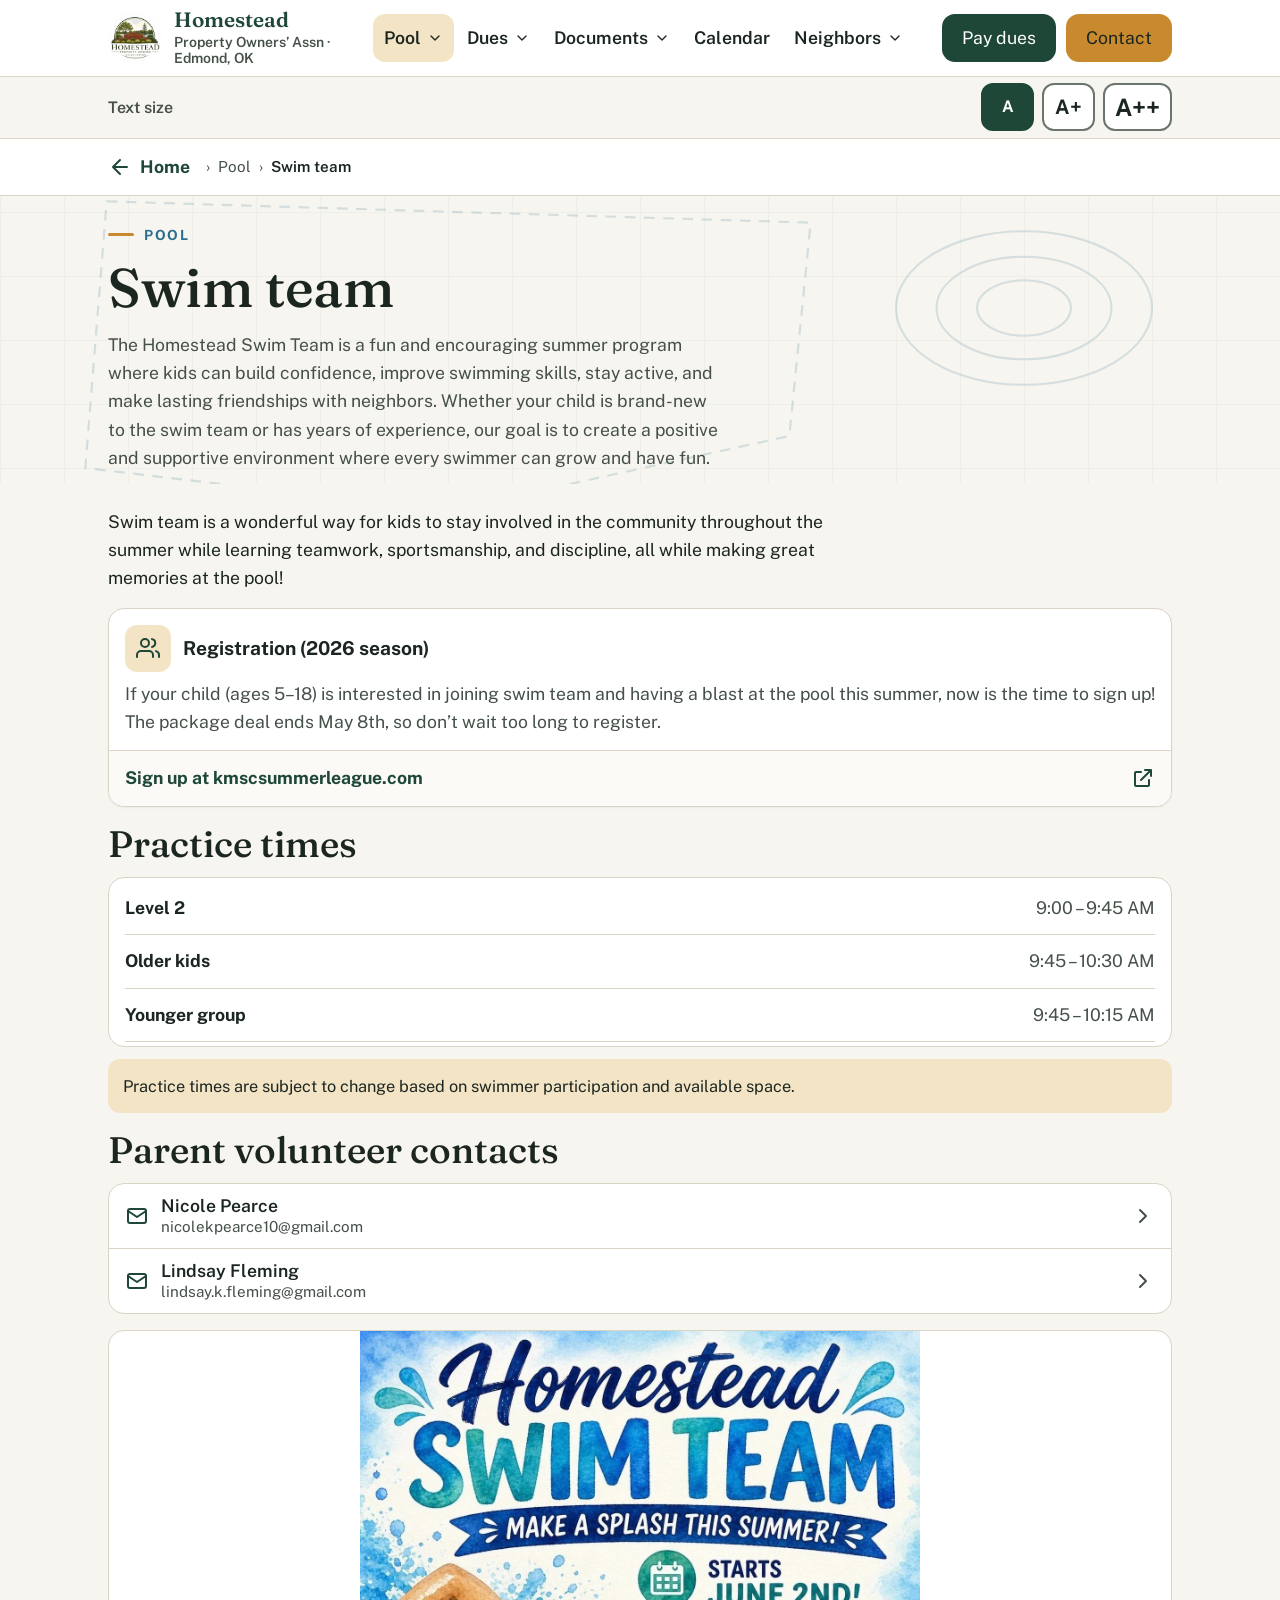
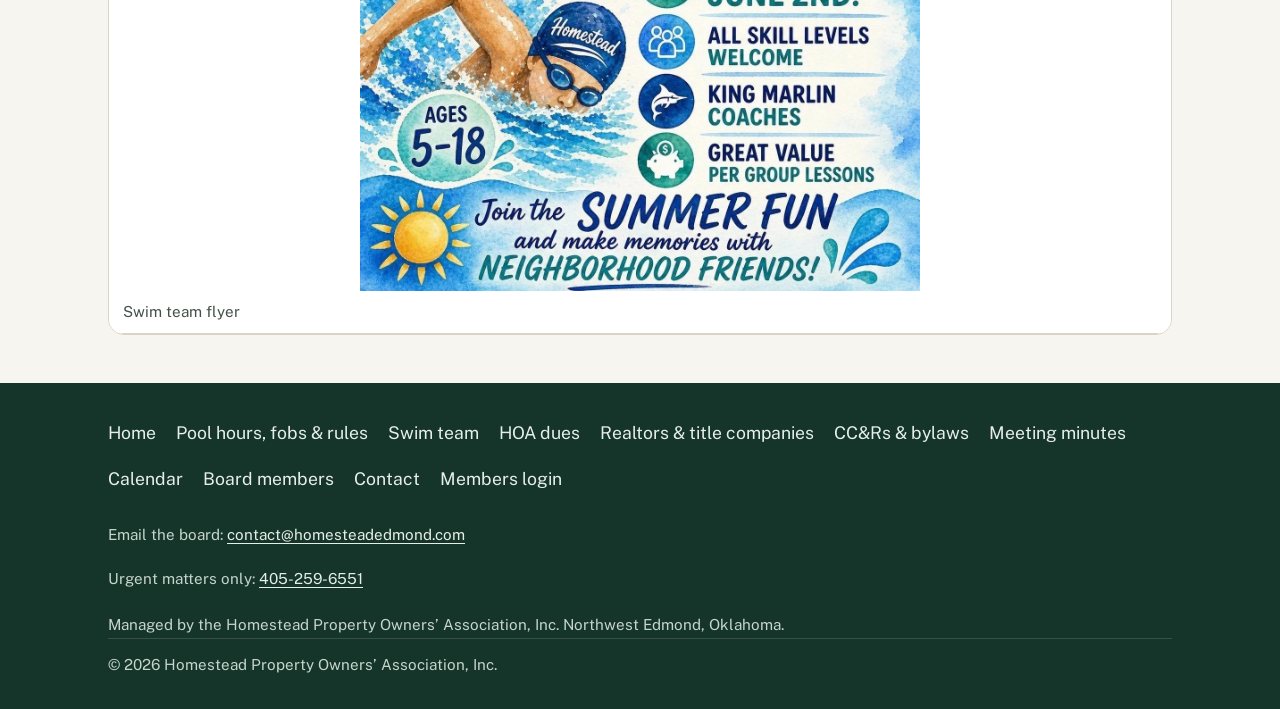
<file: swim-team/index.html>
<!doctype html>
<html lang="en">
<head>
<meta charset="utf-8">
<meta name="viewport" content="width=device-width,initial-scale=1,viewport-fit=cover">
<title>Swim team · Homestead POA</title>
<meta name="description" content="Homestead Swim Team registration, practice times and parent volunteer contacts.">
<meta name="theme-color" content="#1E4738">
<link rel="icon" href="../assets/img/logo-160.png">
<link rel="stylesheet" href="../assets/css/fonts.css">
<link rel="stylesheet" href="../assets/css/site.css">
<script>(function(){try{var n=parseInt(localStorage.getItem("hs-text-size"),10);if(n===2||n===3){var d=document.documentElement;d.style.fontSize=n===3?"130%":"115%";d.className="ts-"+n}}catch(e){}})();</script>
</head>
<body>
<a class="skip" href="#main">Skip to content</a>
<svg width="0" height="0" style="position:absolute" aria-hidden="true" focusable="false"><symbol id="i-home" viewBox="0 0 24 24"><path d="M3 11l9-7 9 7"/><path d="M5 10v10h14V10"/><path d="M9 20v-6h6v6"/></symbol><symbol id="i-card" viewBox="0 0 24 24"><rect x="2" y="5" width="20" height="14" rx="2"/><path d="M2 10h20"/></symbol><symbol id="i-pool" viewBox="0 0 24 24"><path d="M2 16s2-2 5-2 5 2 5 2 2-2 5-2 5 2 5 2M2 10s2-2 5-2 5 2 5 2 2-2 5-2 5 2 5 2"/></symbol><symbol id="i-cal" viewBox="0 0 24 24"><rect x="3" y="4" width="18" height="18" rx="2"/><path d="M16 2v4M8 2v4M3 10h18"/></symbol><symbol id="i-doc" viewBox="0 0 24 24"><path d="M14 2H6a2 2 0 0 0-2 2v16a2 2 0 0 0 2 2h12a2 2 0 0 0 2-2V8z"/><path d="M14 2v6h6M9 13h6M9 17h6"/></symbol><symbol id="i-book" viewBox="0 0 24 24"><path d="M4 19.5A2.5 2.5 0 0 1 6.5 17H20"/><path d="M6.5 2H20v20H6.5A2.5 2.5 0 0 1 4 19.5v-15A2.5 2.5 0 0 1 6.5 2z"/></symbol><symbol id="i-users" viewBox="0 0 24 24"><path d="M17 21v-2a4 4 0 0 0-4-4H5a4 4 0 0 0-4 4v2"/><circle cx="9" cy="7" r="4"/><path d="M23 21v-2a4 4 0 0 0-3-3.87M16 3.13A4 4 0 0 1 16 11"/></symbol><symbol id="i-phone" viewBox="0 0 24 24"><path d="M22 16.92v3a2 2 0 0 1-2.18 2 19.8 19.8 0 0 1-8.63-3.07 19.5 19.5 0 0 1-6-6 19.8 19.8 0 0 1-3.07-8.67A2 2 0 0 1 4.11 2h3a2 2 0 0 1 2 1.72c.13.96.36 1.9.7 2.81a2 2 0 0 1-.45 2.11L8.09 9.91a16 16 0 0 0 6 6l1.27-1.27a2 2 0 0 1 2.11-.45c.9.34 1.85.57 2.81.7A2 2 0 0 1 22 16.92z"/></symbol><symbol id="i-login" viewBox="0 0 24 24"><path d="M15 3h4a2 2 0 0 1 2 2v14a2 2 0 0 1-2 2h-4M10 17l5-5-5-5M15 12H3"/></symbol><symbol id="i-chev" viewBox="0 0 24 24"><path d="M9 18l6-6-6-6"/></symbol><symbol id="i-clock" viewBox="0 0 24 24"><circle cx="12" cy="12" r="9"/><path d="M12 7v5l3 2"/></symbol><symbol id="i-letter" viewBox="0 0 24 24"><rect x="3" y="5" width="18" height="14" rx="2"/><path d="m3 7 9 6 9-6"/></symbol><symbol id="i-menu" viewBox="0 0 24 24"><path d="M4 7h16M4 12h16M4 17h16"/></symbol><symbol id="i-x" viewBox="0 0 24 24"><path d="M18 6 6 18M6 6l12 12"/></symbol><symbol id="i-download" viewBox="0 0 24 24"><path d="M12 3v12M7 10l5 5 5-5M4 21h16"/></symbol><symbol id="i-pin" viewBox="0 0 24 24"><path d="M12 22s7-6.2 7-12a7 7 0 0 0-14 0c0 5.8 7 12 7 12z"/><circle cx="12" cy="10" r="2.5"/></symbol><symbol id="i-ext" viewBox="0 0 24 24"><path d="M14 4h6v6M20 4 10 14M18 14v5a1 1 0 0 1-1 1H5a1 1 0 0 1-1-1V7a1 1 0 0 1 1-1h5"/></symbol><symbol id="i-back" viewBox="0 0 24 24"><path d="M19 12H5M12 19l-7-7 7-7"/></symbol><symbol id="i-key" viewBox="0 0 24 24"><circle cx="8" cy="15" r="4"/><path d="M10.8 12.2 20 3M16 7l3 3"/></symbol><symbol id="i-info" viewBox="0 0 24 24"><circle cx="12" cy="12" r="9"/><path d="M12 11v6M12 7.5v.01"/></symbol></svg>
<header class="hdr"><div class="wrap hdr__row"><a class="brand" href="../index.html"><img class="brand__logo" src="../assets/img/logo-160.png" width="54" height="54" alt=""><span class="brand__name">Homestead<small>Property Owners’ Assn · Edmond, OK</small></span></a><nav class="dnav" aria-label="Main"><ul><li><details><summary class="is-active">Pool<svg class="i" aria-hidden="true"><use href="#i-chev"/></svg></summary><div class="dnav__panel"><ul><li><a href="../services/index.html">Pool hours, fobs &amp; rules</a></li><li><a href="../swim-team/index.html" aria-current="page">Swim team</a></li></ul></div></details></li><li><details><summary class="">Dues<svg class="i" aria-hidden="true"><use href="#i-chev"/></svg></summary><div class="dnav__panel"><ul><li><a href="../hoa-dues/index.html">HOA dues</a></li><li><a href="../realtors-title-companies/index.html">Realtors &amp; title companies</a></li></ul></div></details></li><li><details><summary class="">Documents<svg class="i" aria-hidden="true"><use href="#i-chev"/></svg></summary><div class="dnav__panel"><ul><li><a href="../ccrs-bylaws/index.html">CC&amp;Rs &amp; bylaws</a></li><li><a href="../meeting-minutes/index.html">Meeting minutes</a></li></ul></div></details></li><li><a href="../calendar/index.html">Calendar</a></li><li><details><summary class="">Neighbors<svg class="i" aria-hidden="true"><use href="#i-chev"/></svg></summary><div class="dnav__panel"><ul><li><a href="../boardmembers/index.html">Board members</a></li><li><a href="../contact/index.html">Contact</a></li></ul></div></details></li></ul></nav><div class="hdr__cta"><a class="btn btn--pine" href="../hoa-dues/index.html#pay">Pay dues</a><a class="btn btn--gold" href="../contact/index.html">Contact</a></div></div></header>
<div class="ts"><div class="wrap ts__in"><span class="ts__label" id="ts-l">Text size</span><div class="ts__btns" role="group" aria-labelledby="ts-l"><button class="ts__btn" type="button" data-s="1" aria-pressed="true" aria-label="Normal text size">A</button><button class="ts__btn" type="button" data-s="2" aria-pressed="false" aria-label="Larger text size">A+</button><button class="ts__btn" type="button" data-s="3" aria-pressed="false" aria-label="Largest text size">A++</button></div></div></div>
<div class="crumb"><div class="wrap crumb__in"><a href="../index.html"><svg class="i" aria-hidden="true"><use href="#i-back"/></svg>Home</a><nav class="crumb__trail" aria-label="Breadcrumb"><span aria-hidden="true">›</span> <span>Pool</span> <span aria-hidden="true">›</span> <span aria-current="page">Swim team</span></nav></div></div>
<main id="main">
<section class="pagehead"><svg class="pagehead__plat" viewBox="0 0 1200 360" preserveAspectRatio="xMidYMid slice" aria-hidden="true"><defs><pattern id="g" width="60" height="60" patternUnits="userSpaceOnUse"><path d="M60 0H0V60" fill="none" stroke="#1E4738" stroke-width="1" opacity=".07"/></pattern></defs><rect width="1200" height="360" fill="url(#g)"/><path d="M100 50 L760 70 L740 270 L420 340 L80 300 Z" fill="none" stroke="#2C6E8F" stroke-width="2" stroke-dasharray="10 8" opacity=".18"/><g fill="none" stroke="#2C6E8F" opacity=".16"><ellipse cx="960" cy="150" rx="120" ry="72" stroke-width="2"/><ellipse cx="960" cy="150" rx="82" ry="48" stroke-width="2"/><ellipse cx="960" cy="150" rx="44" ry="26" stroke-width="2"/></g></svg><div class="wrap"><div class="eyebrow">Pool</div><h1>Swim team</h1><p class="lead">The Homestead Swim Team is a fun and encouraging summer program where kids can build confidence, improve swimming skills, stay active, and make lasting friendships with neighbors. Whether your child is brand-new to the swim team or has years of experience, our goal is to create a positive and supportive environment where every swimmer can grow and have fun.</p></div></section><div class="wrap sec--tight stack">
<div class="prose"><p>Swim team is a wonderful way for kids to stay involved in the community throughout the summer while learning teamwork, sportsmanship, and discipline, all while making great memories at the pool!</p></div>
<section class="card"><div class="card__body"><div class="card__head"><span class="card__ic"><svg class="i" aria-hidden="true"><use href="#i-users"/></svg></span><h2 class="card__title">Registration (2026 season)</h2></div>
<p class="card__text">If your child (ages 5–18) is interested in joining swim team and having a blast at the pool this summer, now is the time to sign up! The package deal ends May 8th, so don’t wait too long to register.</p></div>
<a class="card__link" href="http://kmscsummerleague.com/">Sign up at kmscsummerleague.com<svg class="i" aria-hidden="true"><use href="#i-ext"/></svg></a></section>
<section><h2 class="h2">Practice times</h2><ul class="hours" style="background:var(--hs-card);border:1px solid var(--hs-line);border-radius:var(--r-card);padding:4px var(--s-4)">
<li><span class="d">Level 2</span><span class="t">9:00 – 9:45 AM</span></li><li><span class="d">Older kids</span><span class="t">9:45 – 10:30 AM</span></li><li><span class="d">Younger group</span><span class="t">9:45 – 10:15 AM</span></li></ul>
<div class="note" style="margin-top:var(--s-3)">Practice times are subject to change based on swimmer participation and available space.</div></section>
<section><h2 class="h2">Parent volunteer contacts</h2><ul class="list">
<li><a href="mailto:nicolekpearce10@gmail.com"><svg class="i" aria-hidden="true"><use href="#i-letter"/></svg><span class="list__txt">Nicole Pearce<small>nicolekpearce10@gmail.com</small></span><svg class="i go" aria-hidden="true"><use href="#i-chev"/></svg></a></li>
<li><a href="mailto:lindsay.k.fleming@gmail.com"><svg class="i" aria-hidden="true"><use href="#i-letter"/></svg><span class="list__txt">Lindsay Fleming<small>lindsay.k.fleming@gmail.com</small></span><svg class="i go" aria-hidden="true"><use href="#i-chev"/></svg></a></li></ul></section>
<figure class="photo photo--contain" style="margin-bottom:0"><img src="../assets/img/swim-team-flyer.jpg" width="1254" height="1254" loading="lazy" alt="Swim team flyer: Homestead Swim Team, make a splash this summer. Starts June 2nd. All skill levels welcome. King Marlin coaches. Ages 5 to 18." onerror="this.parentNode.classList.add('noimg')"><figcaption>Swim team flyer</figcaption></figure>
</div>
</main>
<footer class="ftr"><div class="wrap"><nav id="sitemap" aria-label="Site map"><a href="../index.html">Home</a><a href="../services/index.html">Pool hours, fobs &amp; rules</a><a href="../swim-team/index.html">Swim team</a><a href="../hoa-dues/index.html">HOA dues</a><a href="../realtors-title-companies/index.html">Realtors &amp; title companies</a><a href="../ccrs-bylaws/index.html">CC&amp;Rs &amp; bylaws</a><a href="../meeting-minutes/index.html">Meeting minutes</a><a href="../calendar/index.html">Calendar</a><a href="../boardmembers/index.html">Board members</a><a href="../contact/index.html">Contact</a><a href="../members-only/index.html">Members login</a></nav><p class="ftr__contact">Email the board: <a href="mailto:contact@homesteadedmond.com">contact@homesteadedmond.com</a><br>Urgent matters only: <a href="tel:+14052596551">405-259-6551</a></p><p>Managed by the Homestead Property Owners’ Association, Inc. Northwest Edmond, Oklahoma.</p><p class="ftr__copy">© <span data-year>2026</span> Homestead Property Owners’ Association, Inc.</p></div></footer>
<nav class="abar" aria-label="Quick actions"><div class="abar__in"><a class="btn btn--ghost" href="#sitemap" role="button" data-open-menu><svg class="i" aria-hidden="true"><use href="#i-menu"/></svg>Menu</a><a class="btn btn--pine" href="../hoa-dues/index.html#pay"><svg class="i" aria-hidden="true"><use href="#i-card"/></svg>Pay dues</a><a class="btn btn--gold" href="../contact/index.html"><svg class="i" aria-hidden="true"><use href="#i-letter"/></svg>Contact</a></div></nav>
<dialog id="menu" class="sheet" aria-labelledby="menu-title"><div class="sheet__in"><div class="sheet__grab" aria-hidden="true"></div><div class="sheet__head"><h2 id="menu-title">Menu</h2><button class="sheet__close" type="button" data-close-menu aria-label="Close menu"><svg class="i" aria-hidden="true"><use href="#i-x"/></svg></button></div><ul><li><a href="../index.html"><svg class="i" aria-hidden="true"><use href="#i-home"/></svg>Home</a></li></ul><h3>Pool</h3><ul><li><a href="../services/index.html"><svg class="i" aria-hidden="true"><use href="#i-pool"/></svg>Pool hours, fobs &amp; rules</a></li><li><a href="../swim-team/index.html" aria-current="page"><svg class="i" aria-hidden="true"><use href="#i-users"/></svg>Swim team</a></li></ul><h3>Dues &amp; letters</h3><ul><li><a href="../hoa-dues/index.html"><svg class="i" aria-hidden="true"><use href="#i-card"/></svg>HOA dues</a></li><li><a href="../realtors-title-companies/index.html"><svg class="i" aria-hidden="true"><use href="#i-letter"/></svg>Realtors &amp; title companies</a></li></ul><h3>Documents</h3><ul><li><a href="../ccrs-bylaws/index.html"><svg class="i" aria-hidden="true"><use href="#i-book"/></svg>CC&amp;Rs &amp; bylaws</a></li><li><a href="../meeting-minutes/index.html"><svg class="i" aria-hidden="true"><use href="#i-doc"/></svg>Meeting minutes</a></li></ul><h3>Neighbors</h3><ul><li><a href="../calendar/index.html"><svg class="i" aria-hidden="true"><use href="#i-cal"/></svg>Calendar</a></li><li><a href="../boardmembers/index.html"><svg class="i" aria-hidden="true"><use href="#i-users"/></svg>Board members</a></li><li><a href="../contact/index.html"><svg class="i" aria-hidden="true"><use href="#i-letter"/></svg>Contact</a></li></ul><h3>Residents</h3><ul><li><a href="../members-only/index.html"><svg class="i" aria-hidden="true"><use href="#i-login"/></svg>Members login</a></li></ul></div></dialog>
<script src="../assets/js/events.js"></script>
<script src="../assets/js/site.js"></script>
</body>
</html>
</file>
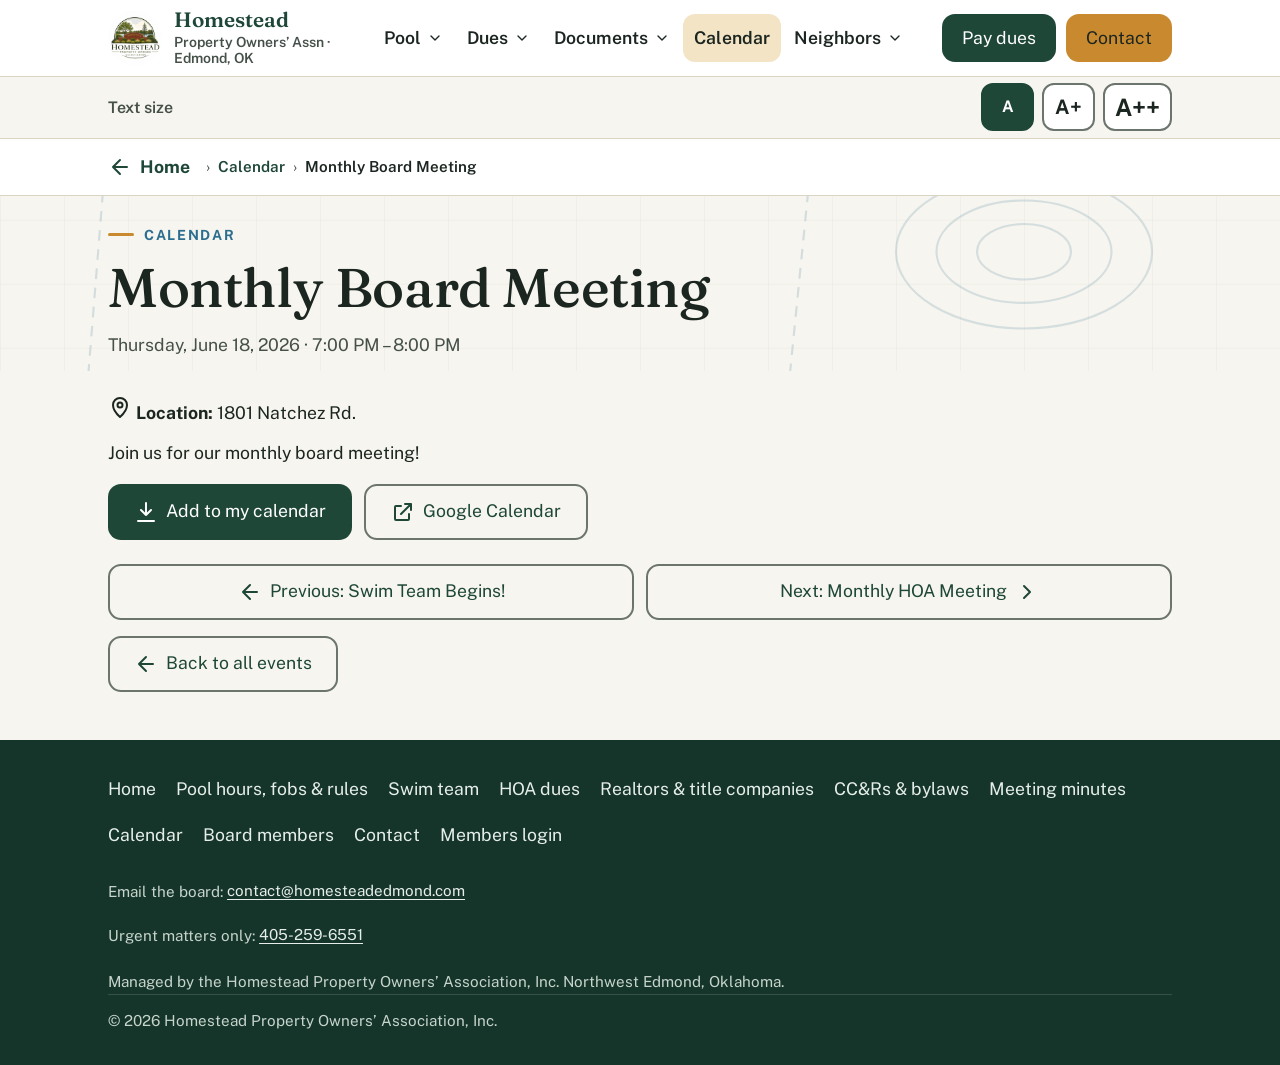
<file: calendar/monthly-board-meeting/index.html>
<!doctype html>
<html lang="en">
<head>
<meta charset="utf-8">
<meta name="viewport" content="width=device-width,initial-scale=1,viewport-fit=cover">
<title>Monthly Board Meeting · Homestead POA</title>
<meta name="description" content="Monthly Board Meeting, Thursday, June 18, 2026, 7:00 PM – 8:00 PM.">
<meta name="theme-color" content="#1E4738">
<link rel="icon" href="../../assets/img/logo-160.png">
<link rel="stylesheet" href="../../assets/css/fonts.css">
<link rel="stylesheet" href="../../assets/css/site.css">
<script>(function(){try{var n=parseInt(localStorage.getItem("hs-text-size"),10);if(n===2||n===3){var d=document.documentElement;d.style.fontSize=n===3?"130%":"115%";d.className="ts-"+n}}catch(e){}})();</script>
</head>
<body>
<a class="skip" href="#main">Skip to content</a>
<svg width="0" height="0" style="position:absolute" aria-hidden="true" focusable="false"><symbol id="i-home" viewBox="0 0 24 24"><path d="M3 11l9-7 9 7"/><path d="M5 10v10h14V10"/><path d="M9 20v-6h6v6"/></symbol><symbol id="i-card" viewBox="0 0 24 24"><rect x="2" y="5" width="20" height="14" rx="2"/><path d="M2 10h20"/></symbol><symbol id="i-pool" viewBox="0 0 24 24"><path d="M2 16s2-2 5-2 5 2 5 2 2-2 5-2 5 2 5 2M2 10s2-2 5-2 5 2 5 2 2-2 5-2 5 2 5 2"/></symbol><symbol id="i-cal" viewBox="0 0 24 24"><rect x="3" y="4" width="18" height="18" rx="2"/><path d="M16 2v4M8 2v4M3 10h18"/></symbol><symbol id="i-doc" viewBox="0 0 24 24"><path d="M14 2H6a2 2 0 0 0-2 2v16a2 2 0 0 0 2 2h12a2 2 0 0 0 2-2V8z"/><path d="M14 2v6h6M9 13h6M9 17h6"/></symbol><symbol id="i-book" viewBox="0 0 24 24"><path d="M4 19.5A2.5 2.5 0 0 1 6.5 17H20"/><path d="M6.5 2H20v20H6.5A2.5 2.5 0 0 1 4 19.5v-15A2.5 2.5 0 0 1 6.5 2z"/></symbol><symbol id="i-users" viewBox="0 0 24 24"><path d="M17 21v-2a4 4 0 0 0-4-4H5a4 4 0 0 0-4 4v2"/><circle cx="9" cy="7" r="4"/><path d="M23 21v-2a4 4 0 0 0-3-3.87M16 3.13A4 4 0 0 1 16 11"/></symbol><symbol id="i-phone" viewBox="0 0 24 24"><path d="M22 16.92v3a2 2 0 0 1-2.18 2 19.8 19.8 0 0 1-8.63-3.07 19.5 19.5 0 0 1-6-6 19.8 19.8 0 0 1-3.07-8.67A2 2 0 0 1 4.11 2h3a2 2 0 0 1 2 1.72c.13.96.36 1.9.7 2.81a2 2 0 0 1-.45 2.11L8.09 9.91a16 16 0 0 0 6 6l1.27-1.27a2 2 0 0 1 2.11-.45c.9.34 1.85.57 2.81.7A2 2 0 0 1 22 16.92z"/></symbol><symbol id="i-login" viewBox="0 0 24 24"><path d="M15 3h4a2 2 0 0 1 2 2v14a2 2 0 0 1-2 2h-4M10 17l5-5-5-5M15 12H3"/></symbol><symbol id="i-chev" viewBox="0 0 24 24"><path d="M9 18l6-6-6-6"/></symbol><symbol id="i-clock" viewBox="0 0 24 24"><circle cx="12" cy="12" r="9"/><path d="M12 7v5l3 2"/></symbol><symbol id="i-letter" viewBox="0 0 24 24"><rect x="3" y="5" width="18" height="14" rx="2"/><path d="m3 7 9 6 9-6"/></symbol><symbol id="i-menu" viewBox="0 0 24 24"><path d="M4 7h16M4 12h16M4 17h16"/></symbol><symbol id="i-x" viewBox="0 0 24 24"><path d="M18 6 6 18M6 6l12 12"/></symbol><symbol id="i-download" viewBox="0 0 24 24"><path d="M12 3v12M7 10l5 5 5-5M4 21h16"/></symbol><symbol id="i-pin" viewBox="0 0 24 24"><path d="M12 22s7-6.2 7-12a7 7 0 0 0-14 0c0 5.8 7 12 7 12z"/><circle cx="12" cy="10" r="2.5"/></symbol><symbol id="i-ext" viewBox="0 0 24 24"><path d="M14 4h6v6M20 4 10 14M18 14v5a1 1 0 0 1-1 1H5a1 1 0 0 1-1-1V7a1 1 0 0 1 1-1h5"/></symbol><symbol id="i-back" viewBox="0 0 24 24"><path d="M19 12H5M12 19l-7-7 7-7"/></symbol><symbol id="i-key" viewBox="0 0 24 24"><circle cx="8" cy="15" r="4"/><path d="M10.8 12.2 20 3M16 7l3 3"/></symbol><symbol id="i-info" viewBox="0 0 24 24"><circle cx="12" cy="12" r="9"/><path d="M12 11v6M12 7.5v.01"/></symbol></svg>
<header class="hdr"><div class="wrap hdr__row"><a class="brand" href="../../index.html"><img class="brand__logo" src="../../assets/img/logo-160.png" width="54" height="54" alt=""><span class="brand__name">Homestead<small>Property Owners’ Assn · Edmond, OK</small></span></a><nav class="dnav" aria-label="Main"><ul><li><details><summary class="">Pool<svg class="i" aria-hidden="true"><use href="#i-chev"/></svg></summary><div class="dnav__panel"><ul><li><a href="../../services/index.html">Pool hours, fobs &amp; rules</a></li><li><a href="../../swim-team/index.html">Swim team</a></li></ul></div></details></li><li><details><summary class="">Dues<svg class="i" aria-hidden="true"><use href="#i-chev"/></svg></summary><div class="dnav__panel"><ul><li><a href="../../hoa-dues/index.html">HOA dues</a></li><li><a href="../../realtors-title-companies/index.html">Realtors &amp; title companies</a></li></ul></div></details></li><li><details><summary class="">Documents<svg class="i" aria-hidden="true"><use href="#i-chev"/></svg></summary><div class="dnav__panel"><ul><li><a href="../../ccrs-bylaws/index.html">CC&amp;Rs &amp; bylaws</a></li><li><a href="../../meeting-minutes/index.html">Meeting minutes</a></li></ul></div></details></li><li><a href="../../calendar/index.html" aria-current="page">Calendar</a></li><li><details><summary class="">Neighbors<svg class="i" aria-hidden="true"><use href="#i-chev"/></svg></summary><div class="dnav__panel"><ul><li><a href="../../boardmembers/index.html">Board members</a></li><li><a href="../../contact/index.html">Contact</a></li></ul></div></details></li></ul></nav><div class="hdr__cta"><a class="btn btn--pine" href="../../hoa-dues/index.html#pay">Pay dues</a><a class="btn btn--gold" href="../../contact/index.html">Contact</a></div></div></header>
<div class="ts"><div class="wrap ts__in"><span class="ts__label" id="ts-l">Text size</span><div class="ts__btns" role="group" aria-labelledby="ts-l"><button class="ts__btn" type="button" data-s="1" aria-pressed="true" aria-label="Normal text size">A</button><button class="ts__btn" type="button" data-s="2" aria-pressed="false" aria-label="Larger text size">A+</button><button class="ts__btn" type="button" data-s="3" aria-pressed="false" aria-label="Largest text size">A++</button></div></div></div>
<div class="crumb"><div class="wrap crumb__in"><a href="../../index.html"><svg class="i" aria-hidden="true"><use href="#i-back"/></svg>Home</a><nav class="crumb__trail" aria-label="Breadcrumb"><span aria-hidden="true">›</span> <a href="../../calendar/index.html">Calendar</a> <span aria-hidden="true">›</span> <span aria-current="page">Monthly Board Meeting</span></nav></div></div>
<main id="main">
<section class="pagehead"><svg class="pagehead__plat" viewBox="0 0 1200 360" preserveAspectRatio="xMidYMid slice" aria-hidden="true"><defs><pattern id="g" width="60" height="60" patternUnits="userSpaceOnUse"><path d="M60 0H0V60" fill="none" stroke="#1E4738" stroke-width="1" opacity=".07"/></pattern></defs><rect width="1200" height="360" fill="url(#g)"/><path d="M100 50 L760 70 L740 270 L420 340 L80 300 Z" fill="none" stroke="#2C6E8F" stroke-width="2" stroke-dasharray="10 8" opacity=".18"/><g fill="none" stroke="#2C6E8F" opacity=".16"><ellipse cx="960" cy="150" rx="120" ry="72" stroke-width="2"/><ellipse cx="960" cy="150" rx="82" ry="48" stroke-width="2"/><ellipse cx="960" cy="150" rx="44" ry="26" stroke-width="2"/></g></svg><div class="wrap"><div class="eyebrow">Calendar</div><h1>Monthly Board Meeting</h1><p class="lead">Thursday, June 18, 2026 · 7:00 PM – 8:00 PM</p></div></section><div class="wrap sec--tight"><div class="prose"><p><svg class="i" aria-hidden="true"><use href="#i-pin"/></svg> <b>Location:</b> 1801 Natchez Rd.</p><p>Join us for our monthly board meeting!</p></div><div class="btnrow"><a class="btn btn--pine" href="../../ics/monthly-board-meeting.ics" download><svg class="i" aria-hidden="true"><use href="#i-download"/></svg>Add to my calendar</a><a class="btn btn--ghost" href="https://calendar.google.com/calendar/render?action=TEMPLATE&amp;text=Monthly%20Board%20Meeting&amp;dates=20260619T000000Z/20260619T010000Z&amp;location=1801%20Natchez%20Rd."><svg class="i" aria-hidden="true"><use href="#i-ext"/></svg>Google Calendar</a></div><div class="pn"><a class="btn btn--ghost" href="../../calendar/swim-team-begins/index.html"><svg class="i" aria-hidden="true"><use href="#i-back"/></svg>Previous: Swim Team Begins!</a><a class="btn btn--ghost" href="../../calendar/monthly-hoa-meeting/index.html">Next: Monthly HOA Meeting<svg class="i" aria-hidden="true"><use href="#i-chev"/></svg></a></div><div class="btnrow"><a class="btn btn--ghost" href="../../calendar/index.html"><svg class="i" aria-hidden="true"><use href="#i-back"/></svg>Back to all events</a></div></div>
</main>
<footer class="ftr"><div class="wrap"><nav id="sitemap" aria-label="Site map"><a href="../../index.html">Home</a><a href="../../services/index.html">Pool hours, fobs &amp; rules</a><a href="../../swim-team/index.html">Swim team</a><a href="../../hoa-dues/index.html">HOA dues</a><a href="../../realtors-title-companies/index.html">Realtors &amp; title companies</a><a href="../../ccrs-bylaws/index.html">CC&amp;Rs &amp; bylaws</a><a href="../../meeting-minutes/index.html">Meeting minutes</a><a href="../../calendar/index.html">Calendar</a><a href="../../boardmembers/index.html">Board members</a><a href="../../contact/index.html">Contact</a><a href="../../members-only/index.html">Members login</a></nav><p class="ftr__contact">Email the board: <a href="mailto:contact@homesteadedmond.com">contact@homesteadedmond.com</a><br>Urgent matters only: <a href="tel:+14052596551">405-259-6551</a></p><p>Managed by the Homestead Property Owners’ Association, Inc. Northwest Edmond, Oklahoma.</p><p class="ftr__copy">© <span data-year>2026</span> Homestead Property Owners’ Association, Inc.</p></div></footer>
<nav class="abar" aria-label="Quick actions"><div class="abar__in"><a class="btn btn--ghost" href="#sitemap" role="button" data-open-menu><svg class="i" aria-hidden="true"><use href="#i-menu"/></svg>Menu</a><a class="btn btn--pine" href="../../hoa-dues/index.html#pay"><svg class="i" aria-hidden="true"><use href="#i-card"/></svg>Pay dues</a><a class="btn btn--gold" href="../../contact/index.html"><svg class="i" aria-hidden="true"><use href="#i-letter"/></svg>Contact</a></div></nav>
<dialog id="menu" class="sheet" aria-labelledby="menu-title"><div class="sheet__in"><div class="sheet__grab" aria-hidden="true"></div><div class="sheet__head"><h2 id="menu-title">Menu</h2><button class="sheet__close" type="button" data-close-menu aria-label="Close menu"><svg class="i" aria-hidden="true"><use href="#i-x"/></svg></button></div><ul><li><a href="../../index.html"><svg class="i" aria-hidden="true"><use href="#i-home"/></svg>Home</a></li></ul><h3>Pool</h3><ul><li><a href="../../services/index.html"><svg class="i" aria-hidden="true"><use href="#i-pool"/></svg>Pool hours, fobs &amp; rules</a></li><li><a href="../../swim-team/index.html"><svg class="i" aria-hidden="true"><use href="#i-users"/></svg>Swim team</a></li></ul><h3>Dues &amp; letters</h3><ul><li><a href="../../hoa-dues/index.html"><svg class="i" aria-hidden="true"><use href="#i-card"/></svg>HOA dues</a></li><li><a href="../../realtors-title-companies/index.html"><svg class="i" aria-hidden="true"><use href="#i-letter"/></svg>Realtors &amp; title companies</a></li></ul><h3>Documents</h3><ul><li><a href="../../ccrs-bylaws/index.html"><svg class="i" aria-hidden="true"><use href="#i-book"/></svg>CC&amp;Rs &amp; bylaws</a></li><li><a href="../../meeting-minutes/index.html"><svg class="i" aria-hidden="true"><use href="#i-doc"/></svg>Meeting minutes</a></li></ul><h3>Neighbors</h3><ul><li><a href="../../calendar/index.html" aria-current="page"><svg class="i" aria-hidden="true"><use href="#i-cal"/></svg>Calendar</a></li><li><a href="../../boardmembers/index.html"><svg class="i" aria-hidden="true"><use href="#i-users"/></svg>Board members</a></li><li><a href="../../contact/index.html"><svg class="i" aria-hidden="true"><use href="#i-letter"/></svg>Contact</a></li></ul><h3>Residents</h3><ul><li><a href="../../members-only/index.html"><svg class="i" aria-hidden="true"><use href="#i-login"/></svg>Members login</a></li></ul></div></dialog>
<script src="../../assets/js/events.js"></script>
<script src="../../assets/js/site.js"></script>
</body>
</html>
</file>
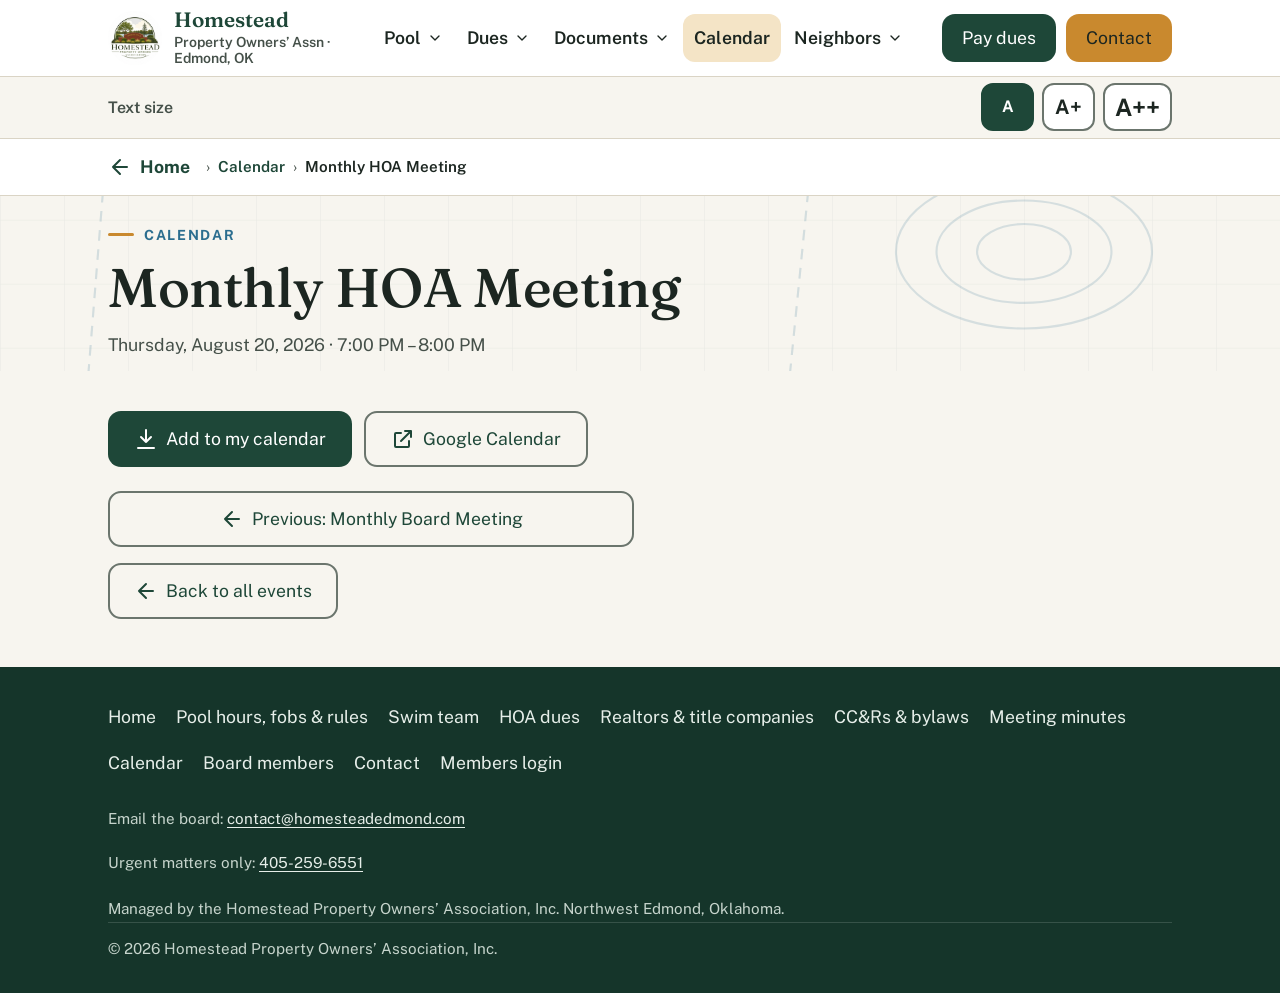
<file: calendar/monthly-hoa-meeting/index.html>
<!doctype html>
<html lang="en">
<head>
<meta charset="utf-8">
<meta name="viewport" content="width=device-width,initial-scale=1,viewport-fit=cover">
<title>Monthly HOA Meeting · Homestead POA</title>
<meta name="description" content="Monthly HOA Meeting, Thursday, August 20, 2026, 7:00 PM – 8:00 PM.">
<meta name="theme-color" content="#1E4738">
<link rel="icon" href="../../assets/img/logo-160.png">
<link rel="stylesheet" href="../../assets/css/fonts.css">
<link rel="stylesheet" href="../../assets/css/site.css">
<script>(function(){try{var n=parseInt(localStorage.getItem("hs-text-size"),10);if(n===2||n===3){var d=document.documentElement;d.style.fontSize=n===3?"130%":"115%";d.className="ts-"+n}}catch(e){}})();</script>
</head>
<body>
<a class="skip" href="#main">Skip to content</a>
<svg width="0" height="0" style="position:absolute" aria-hidden="true" focusable="false"><symbol id="i-home" viewBox="0 0 24 24"><path d="M3 11l9-7 9 7"/><path d="M5 10v10h14V10"/><path d="M9 20v-6h6v6"/></symbol><symbol id="i-card" viewBox="0 0 24 24"><rect x="2" y="5" width="20" height="14" rx="2"/><path d="M2 10h20"/></symbol><symbol id="i-pool" viewBox="0 0 24 24"><path d="M2 16s2-2 5-2 5 2 5 2 2-2 5-2 5 2 5 2M2 10s2-2 5-2 5 2 5 2 2-2 5-2 5 2 5 2"/></symbol><symbol id="i-cal" viewBox="0 0 24 24"><rect x="3" y="4" width="18" height="18" rx="2"/><path d="M16 2v4M8 2v4M3 10h18"/></symbol><symbol id="i-doc" viewBox="0 0 24 24"><path d="M14 2H6a2 2 0 0 0-2 2v16a2 2 0 0 0 2 2h12a2 2 0 0 0 2-2V8z"/><path d="M14 2v6h6M9 13h6M9 17h6"/></symbol><symbol id="i-book" viewBox="0 0 24 24"><path d="M4 19.5A2.5 2.5 0 0 1 6.5 17H20"/><path d="M6.5 2H20v20H6.5A2.5 2.5 0 0 1 4 19.5v-15A2.5 2.5 0 0 1 6.5 2z"/></symbol><symbol id="i-users" viewBox="0 0 24 24"><path d="M17 21v-2a4 4 0 0 0-4-4H5a4 4 0 0 0-4 4v2"/><circle cx="9" cy="7" r="4"/><path d="M23 21v-2a4 4 0 0 0-3-3.87M16 3.13A4 4 0 0 1 16 11"/></symbol><symbol id="i-phone" viewBox="0 0 24 24"><path d="M22 16.92v3a2 2 0 0 1-2.18 2 19.8 19.8 0 0 1-8.63-3.07 19.5 19.5 0 0 1-6-6 19.8 19.8 0 0 1-3.07-8.67A2 2 0 0 1 4.11 2h3a2 2 0 0 1 2 1.72c.13.96.36 1.9.7 2.81a2 2 0 0 1-.45 2.11L8.09 9.91a16 16 0 0 0 6 6l1.27-1.27a2 2 0 0 1 2.11-.45c.9.34 1.85.57 2.81.7A2 2 0 0 1 22 16.92z"/></symbol><symbol id="i-login" viewBox="0 0 24 24"><path d="M15 3h4a2 2 0 0 1 2 2v14a2 2 0 0 1-2 2h-4M10 17l5-5-5-5M15 12H3"/></symbol><symbol id="i-chev" viewBox="0 0 24 24"><path d="M9 18l6-6-6-6"/></symbol><symbol id="i-clock" viewBox="0 0 24 24"><circle cx="12" cy="12" r="9"/><path d="M12 7v5l3 2"/></symbol><symbol id="i-letter" viewBox="0 0 24 24"><rect x="3" y="5" width="18" height="14" rx="2"/><path d="m3 7 9 6 9-6"/></symbol><symbol id="i-menu" viewBox="0 0 24 24"><path d="M4 7h16M4 12h16M4 17h16"/></symbol><symbol id="i-x" viewBox="0 0 24 24"><path d="M18 6 6 18M6 6l12 12"/></symbol><symbol id="i-download" viewBox="0 0 24 24"><path d="M12 3v12M7 10l5 5 5-5M4 21h16"/></symbol><symbol id="i-pin" viewBox="0 0 24 24"><path d="M12 22s7-6.2 7-12a7 7 0 0 0-14 0c0 5.8 7 12 7 12z"/><circle cx="12" cy="10" r="2.5"/></symbol><symbol id="i-ext" viewBox="0 0 24 24"><path d="M14 4h6v6M20 4 10 14M18 14v5a1 1 0 0 1-1 1H5a1 1 0 0 1-1-1V7a1 1 0 0 1 1-1h5"/></symbol><symbol id="i-back" viewBox="0 0 24 24"><path d="M19 12H5M12 19l-7-7 7-7"/></symbol><symbol id="i-key" viewBox="0 0 24 24"><circle cx="8" cy="15" r="4"/><path d="M10.8 12.2 20 3M16 7l3 3"/></symbol><symbol id="i-info" viewBox="0 0 24 24"><circle cx="12" cy="12" r="9"/><path d="M12 11v6M12 7.5v.01"/></symbol></svg>
<header class="hdr"><div class="wrap hdr__row"><a class="brand" href="../../index.html"><img class="brand__logo" src="../../assets/img/logo-160.png" width="54" height="54" alt=""><span class="brand__name">Homestead<small>Property Owners’ Assn · Edmond, OK</small></span></a><nav class="dnav" aria-label="Main"><ul><li><details><summary class="">Pool<svg class="i" aria-hidden="true"><use href="#i-chev"/></svg></summary><div class="dnav__panel"><ul><li><a href="../../services/index.html">Pool hours, fobs &amp; rules</a></li><li><a href="../../swim-team/index.html">Swim team</a></li></ul></div></details></li><li><details><summary class="">Dues<svg class="i" aria-hidden="true"><use href="#i-chev"/></svg></summary><div class="dnav__panel"><ul><li><a href="../../hoa-dues/index.html">HOA dues</a></li><li><a href="../../realtors-title-companies/index.html">Realtors &amp; title companies</a></li></ul></div></details></li><li><details><summary class="">Documents<svg class="i" aria-hidden="true"><use href="#i-chev"/></svg></summary><div class="dnav__panel"><ul><li><a href="../../ccrs-bylaws/index.html">CC&amp;Rs &amp; bylaws</a></li><li><a href="../../meeting-minutes/index.html">Meeting minutes</a></li></ul></div></details></li><li><a href="../../calendar/index.html" aria-current="page">Calendar</a></li><li><details><summary class="">Neighbors<svg class="i" aria-hidden="true"><use href="#i-chev"/></svg></summary><div class="dnav__panel"><ul><li><a href="../../boardmembers/index.html">Board members</a></li><li><a href="../../contact/index.html">Contact</a></li></ul></div></details></li></ul></nav><div class="hdr__cta"><a class="btn btn--pine" href="../../hoa-dues/index.html#pay">Pay dues</a><a class="btn btn--gold" href="../../contact/index.html">Contact</a></div></div></header>
<div class="ts"><div class="wrap ts__in"><span class="ts__label" id="ts-l">Text size</span><div class="ts__btns" role="group" aria-labelledby="ts-l"><button class="ts__btn" type="button" data-s="1" aria-pressed="true" aria-label="Normal text size">A</button><button class="ts__btn" type="button" data-s="2" aria-pressed="false" aria-label="Larger text size">A+</button><button class="ts__btn" type="button" data-s="3" aria-pressed="false" aria-label="Largest text size">A++</button></div></div></div>
<div class="crumb"><div class="wrap crumb__in"><a href="../../index.html"><svg class="i" aria-hidden="true"><use href="#i-back"/></svg>Home</a><nav class="crumb__trail" aria-label="Breadcrumb"><span aria-hidden="true">›</span> <a href="../../calendar/index.html">Calendar</a> <span aria-hidden="true">›</span> <span aria-current="page">Monthly HOA Meeting</span></nav></div></div>
<main id="main">
<section class="pagehead"><svg class="pagehead__plat" viewBox="0 0 1200 360" preserveAspectRatio="xMidYMid slice" aria-hidden="true"><defs><pattern id="g" width="60" height="60" patternUnits="userSpaceOnUse"><path d="M60 0H0V60" fill="none" stroke="#1E4738" stroke-width="1" opacity=".07"/></pattern></defs><rect width="1200" height="360" fill="url(#g)"/><path d="M100 50 L760 70 L740 270 L420 340 L80 300 Z" fill="none" stroke="#2C6E8F" stroke-width="2" stroke-dasharray="10 8" opacity=".18"/><g fill="none" stroke="#2C6E8F" opacity=".16"><ellipse cx="960" cy="150" rx="120" ry="72" stroke-width="2"/><ellipse cx="960" cy="150" rx="82" ry="48" stroke-width="2"/><ellipse cx="960" cy="150" rx="44" ry="26" stroke-width="2"/></g></svg><div class="wrap"><div class="eyebrow">Calendar</div><h1>Monthly HOA Meeting</h1><p class="lead">Thursday, August 20, 2026 · 7:00 PM – 8:00 PM</p></div></section><div class="wrap sec--tight"><div class="prose"></div><div class="btnrow"><a class="btn btn--pine" href="../../ics/monthly-hoa-meeting.ics" download><svg class="i" aria-hidden="true"><use href="#i-download"/></svg>Add to my calendar</a><a class="btn btn--ghost" href="https://calendar.google.com/calendar/render?action=TEMPLATE&amp;text=Monthly%20HOA%20Meeting&amp;dates=20260821T000000Z/20260821T010000Z"><svg class="i" aria-hidden="true"><use href="#i-ext"/></svg>Google Calendar</a></div><div class="pn"><a class="btn btn--ghost" href="../../calendar/monthly-board-meeting/index.html"><svg class="i" aria-hidden="true"><use href="#i-back"/></svg>Previous: Monthly Board Meeting</a></div><div class="btnrow"><a class="btn btn--ghost" href="../../calendar/index.html"><svg class="i" aria-hidden="true"><use href="#i-back"/></svg>Back to all events</a></div></div>
</main>
<footer class="ftr"><div class="wrap"><nav id="sitemap" aria-label="Site map"><a href="../../index.html">Home</a><a href="../../services/index.html">Pool hours, fobs &amp; rules</a><a href="../../swim-team/index.html">Swim team</a><a href="../../hoa-dues/index.html">HOA dues</a><a href="../../realtors-title-companies/index.html">Realtors &amp; title companies</a><a href="../../ccrs-bylaws/index.html">CC&amp;Rs &amp; bylaws</a><a href="../../meeting-minutes/index.html">Meeting minutes</a><a href="../../calendar/index.html">Calendar</a><a href="../../boardmembers/index.html">Board members</a><a href="../../contact/index.html">Contact</a><a href="../../members-only/index.html">Members login</a></nav><p class="ftr__contact">Email the board: <a href="mailto:contact@homesteadedmond.com">contact@homesteadedmond.com</a><br>Urgent matters only: <a href="tel:+14052596551">405-259-6551</a></p><p>Managed by the Homestead Property Owners’ Association, Inc. Northwest Edmond, Oklahoma.</p><p class="ftr__copy">© <span data-year>2026</span> Homestead Property Owners’ Association, Inc.</p></div></footer>
<nav class="abar" aria-label="Quick actions"><div class="abar__in"><a class="btn btn--ghost" href="#sitemap" role="button" data-open-menu><svg class="i" aria-hidden="true"><use href="#i-menu"/></svg>Menu</a><a class="btn btn--pine" href="../../hoa-dues/index.html#pay"><svg class="i" aria-hidden="true"><use href="#i-card"/></svg>Pay dues</a><a class="btn btn--gold" href="../../contact/index.html"><svg class="i" aria-hidden="true"><use href="#i-letter"/></svg>Contact</a></div></nav>
<dialog id="menu" class="sheet" aria-labelledby="menu-title"><div class="sheet__in"><div class="sheet__grab" aria-hidden="true"></div><div class="sheet__head"><h2 id="menu-title">Menu</h2><button class="sheet__close" type="button" data-close-menu aria-label="Close menu"><svg class="i" aria-hidden="true"><use href="#i-x"/></svg></button></div><ul><li><a href="../../index.html"><svg class="i" aria-hidden="true"><use href="#i-home"/></svg>Home</a></li></ul><h3>Pool</h3><ul><li><a href="../../services/index.html"><svg class="i" aria-hidden="true"><use href="#i-pool"/></svg>Pool hours, fobs &amp; rules</a></li><li><a href="../../swim-team/index.html"><svg class="i" aria-hidden="true"><use href="#i-users"/></svg>Swim team</a></li></ul><h3>Dues &amp; letters</h3><ul><li><a href="../../hoa-dues/index.html"><svg class="i" aria-hidden="true"><use href="#i-card"/></svg>HOA dues</a></li><li><a href="../../realtors-title-companies/index.html"><svg class="i" aria-hidden="true"><use href="#i-letter"/></svg>Realtors &amp; title companies</a></li></ul><h3>Documents</h3><ul><li><a href="../../ccrs-bylaws/index.html"><svg class="i" aria-hidden="true"><use href="#i-book"/></svg>CC&amp;Rs &amp; bylaws</a></li><li><a href="../../meeting-minutes/index.html"><svg class="i" aria-hidden="true"><use href="#i-doc"/></svg>Meeting minutes</a></li></ul><h3>Neighbors</h3><ul><li><a href="../../calendar/index.html" aria-current="page"><svg class="i" aria-hidden="true"><use href="#i-cal"/></svg>Calendar</a></li><li><a href="../../boardmembers/index.html"><svg class="i" aria-hidden="true"><use href="#i-users"/></svg>Board members</a></li><li><a href="../../contact/index.html"><svg class="i" aria-hidden="true"><use href="#i-letter"/></svg>Contact</a></li></ul><h3>Residents</h3><ul><li><a href="../../members-only/index.html"><svg class="i" aria-hidden="true"><use href="#i-login"/></svg>Members login</a></li></ul></div></dialog>
<script src="../../assets/js/events.js"></script>
<script src="../../assets/js/site.js"></script>
</body>
</html>
</file>
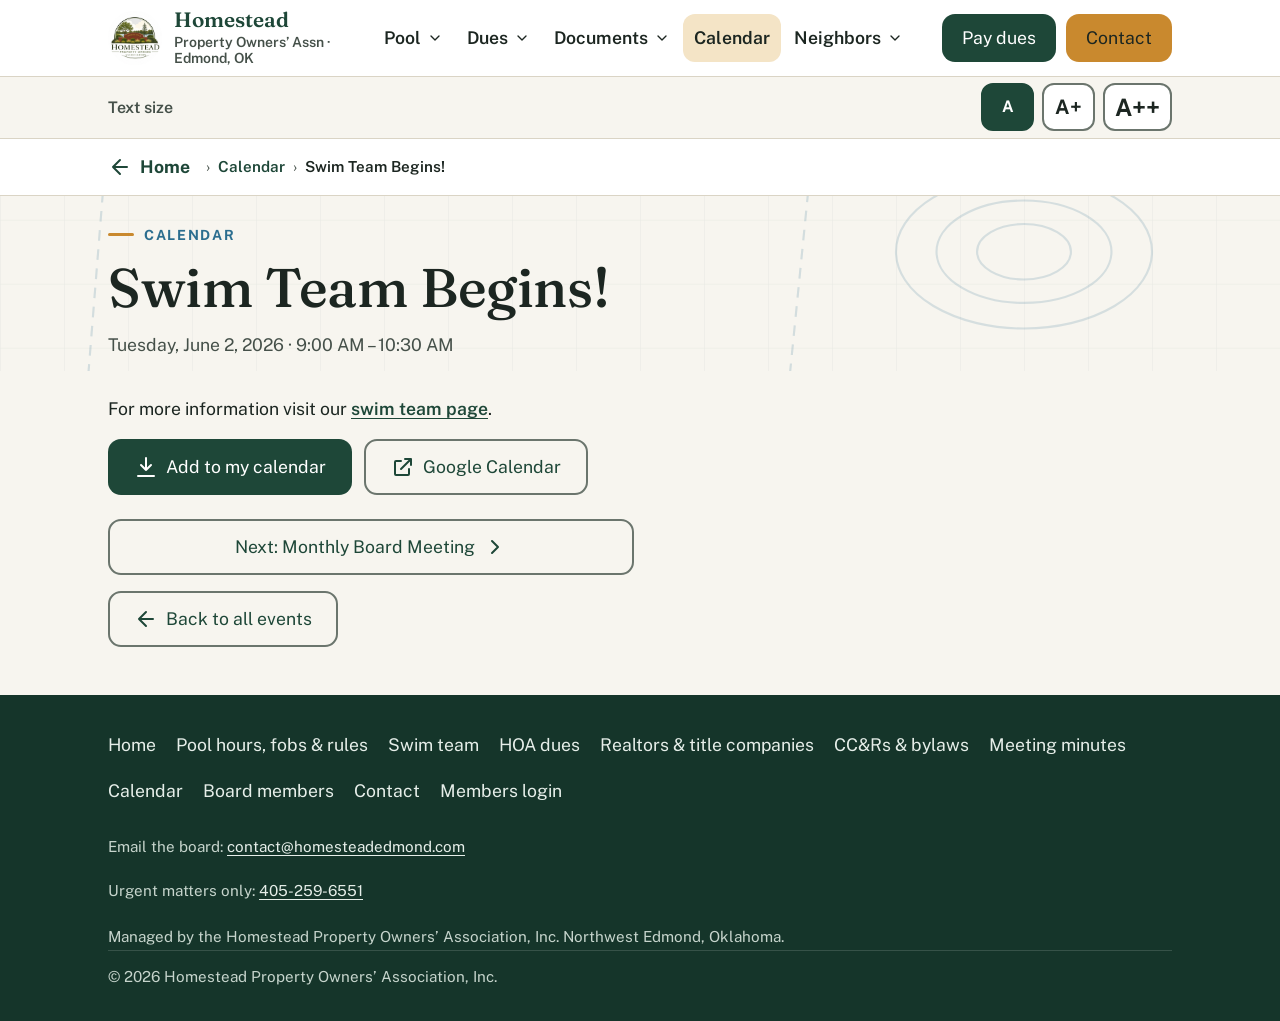
<file: calendar/swim-team-begins/index.html>
<!doctype html>
<html lang="en">
<head>
<meta charset="utf-8">
<meta name="viewport" content="width=device-width,initial-scale=1,viewport-fit=cover">
<title>Swim Team Begins! · Homestead POA</title>
<meta name="description" content="Swim Team Begins!, Tuesday, June 2, 2026, 9:00 AM – 10:30 AM.">
<meta name="theme-color" content="#1E4738">
<link rel="icon" href="../../assets/img/logo-160.png">
<link rel="stylesheet" href="../../assets/css/fonts.css">
<link rel="stylesheet" href="../../assets/css/site.css">
<script>(function(){try{var n=parseInt(localStorage.getItem("hs-text-size"),10);if(n===2||n===3){var d=document.documentElement;d.style.fontSize=n===3?"130%":"115%";d.className="ts-"+n}}catch(e){}})();</script>
</head>
<body>
<a class="skip" href="#main">Skip to content</a>
<svg width="0" height="0" style="position:absolute" aria-hidden="true" focusable="false"><symbol id="i-home" viewBox="0 0 24 24"><path d="M3 11l9-7 9 7"/><path d="M5 10v10h14V10"/><path d="M9 20v-6h6v6"/></symbol><symbol id="i-card" viewBox="0 0 24 24"><rect x="2" y="5" width="20" height="14" rx="2"/><path d="M2 10h20"/></symbol><symbol id="i-pool" viewBox="0 0 24 24"><path d="M2 16s2-2 5-2 5 2 5 2 2-2 5-2 5 2 5 2M2 10s2-2 5-2 5 2 5 2 2-2 5-2 5 2 5 2"/></symbol><symbol id="i-cal" viewBox="0 0 24 24"><rect x="3" y="4" width="18" height="18" rx="2"/><path d="M16 2v4M8 2v4M3 10h18"/></symbol><symbol id="i-doc" viewBox="0 0 24 24"><path d="M14 2H6a2 2 0 0 0-2 2v16a2 2 0 0 0 2 2h12a2 2 0 0 0 2-2V8z"/><path d="M14 2v6h6M9 13h6M9 17h6"/></symbol><symbol id="i-book" viewBox="0 0 24 24"><path d="M4 19.5A2.5 2.5 0 0 1 6.5 17H20"/><path d="M6.5 2H20v20H6.5A2.5 2.5 0 0 1 4 19.5v-15A2.5 2.5 0 0 1 6.5 2z"/></symbol><symbol id="i-users" viewBox="0 0 24 24"><path d="M17 21v-2a4 4 0 0 0-4-4H5a4 4 0 0 0-4 4v2"/><circle cx="9" cy="7" r="4"/><path d="M23 21v-2a4 4 0 0 0-3-3.87M16 3.13A4 4 0 0 1 16 11"/></symbol><symbol id="i-phone" viewBox="0 0 24 24"><path d="M22 16.92v3a2 2 0 0 1-2.18 2 19.8 19.8 0 0 1-8.63-3.07 19.5 19.5 0 0 1-6-6 19.8 19.8 0 0 1-3.07-8.67A2 2 0 0 1 4.11 2h3a2 2 0 0 1 2 1.72c.13.96.36 1.9.7 2.81a2 2 0 0 1-.45 2.11L8.09 9.91a16 16 0 0 0 6 6l1.27-1.27a2 2 0 0 1 2.11-.45c.9.34 1.85.57 2.81.7A2 2 0 0 1 22 16.92z"/></symbol><symbol id="i-login" viewBox="0 0 24 24"><path d="M15 3h4a2 2 0 0 1 2 2v14a2 2 0 0 1-2 2h-4M10 17l5-5-5-5M15 12H3"/></symbol><symbol id="i-chev" viewBox="0 0 24 24"><path d="M9 18l6-6-6-6"/></symbol><symbol id="i-clock" viewBox="0 0 24 24"><circle cx="12" cy="12" r="9"/><path d="M12 7v5l3 2"/></symbol><symbol id="i-letter" viewBox="0 0 24 24"><rect x="3" y="5" width="18" height="14" rx="2"/><path d="m3 7 9 6 9-6"/></symbol><symbol id="i-menu" viewBox="0 0 24 24"><path d="M4 7h16M4 12h16M4 17h16"/></symbol><symbol id="i-x" viewBox="0 0 24 24"><path d="M18 6 6 18M6 6l12 12"/></symbol><symbol id="i-download" viewBox="0 0 24 24"><path d="M12 3v12M7 10l5 5 5-5M4 21h16"/></symbol><symbol id="i-pin" viewBox="0 0 24 24"><path d="M12 22s7-6.2 7-12a7 7 0 0 0-14 0c0 5.8 7 12 7 12z"/><circle cx="12" cy="10" r="2.5"/></symbol><symbol id="i-ext" viewBox="0 0 24 24"><path d="M14 4h6v6M20 4 10 14M18 14v5a1 1 0 0 1-1 1H5a1 1 0 0 1-1-1V7a1 1 0 0 1 1-1h5"/></symbol><symbol id="i-back" viewBox="0 0 24 24"><path d="M19 12H5M12 19l-7-7 7-7"/></symbol><symbol id="i-key" viewBox="0 0 24 24"><circle cx="8" cy="15" r="4"/><path d="M10.8 12.2 20 3M16 7l3 3"/></symbol><symbol id="i-info" viewBox="0 0 24 24"><circle cx="12" cy="12" r="9"/><path d="M12 11v6M12 7.5v.01"/></symbol></svg>
<header class="hdr"><div class="wrap hdr__row"><a class="brand" href="../../index.html"><img class="brand__logo" src="../../assets/img/logo-160.png" width="54" height="54" alt=""><span class="brand__name">Homestead<small>Property Owners’ Assn · Edmond, OK</small></span></a><nav class="dnav" aria-label="Main"><ul><li><details><summary class="">Pool<svg class="i" aria-hidden="true"><use href="#i-chev"/></svg></summary><div class="dnav__panel"><ul><li><a href="../../services/index.html">Pool hours, fobs &amp; rules</a></li><li><a href="../../swim-team/index.html">Swim team</a></li></ul></div></details></li><li><details><summary class="">Dues<svg class="i" aria-hidden="true"><use href="#i-chev"/></svg></summary><div class="dnav__panel"><ul><li><a href="../../hoa-dues/index.html">HOA dues</a></li><li><a href="../../realtors-title-companies/index.html">Realtors &amp; title companies</a></li></ul></div></details></li><li><details><summary class="">Documents<svg class="i" aria-hidden="true"><use href="#i-chev"/></svg></summary><div class="dnav__panel"><ul><li><a href="../../ccrs-bylaws/index.html">CC&amp;Rs &amp; bylaws</a></li><li><a href="../../meeting-minutes/index.html">Meeting minutes</a></li></ul></div></details></li><li><a href="../../calendar/index.html" aria-current="page">Calendar</a></li><li><details><summary class="">Neighbors<svg class="i" aria-hidden="true"><use href="#i-chev"/></svg></summary><div class="dnav__panel"><ul><li><a href="../../boardmembers/index.html">Board members</a></li><li><a href="../../contact/index.html">Contact</a></li></ul></div></details></li></ul></nav><div class="hdr__cta"><a class="btn btn--pine" href="../../hoa-dues/index.html#pay">Pay dues</a><a class="btn btn--gold" href="../../contact/index.html">Contact</a></div></div></header>
<div class="ts"><div class="wrap ts__in"><span class="ts__label" id="ts-l">Text size</span><div class="ts__btns" role="group" aria-labelledby="ts-l"><button class="ts__btn" type="button" data-s="1" aria-pressed="true" aria-label="Normal text size">A</button><button class="ts__btn" type="button" data-s="2" aria-pressed="false" aria-label="Larger text size">A+</button><button class="ts__btn" type="button" data-s="3" aria-pressed="false" aria-label="Largest text size">A++</button></div></div></div>
<div class="crumb"><div class="wrap crumb__in"><a href="../../index.html"><svg class="i" aria-hidden="true"><use href="#i-back"/></svg>Home</a><nav class="crumb__trail" aria-label="Breadcrumb"><span aria-hidden="true">›</span> <a href="../../calendar/index.html">Calendar</a> <span aria-hidden="true">›</span> <span aria-current="page">Swim Team Begins!</span></nav></div></div>
<main id="main">
<section class="pagehead"><svg class="pagehead__plat" viewBox="0 0 1200 360" preserveAspectRatio="xMidYMid slice" aria-hidden="true"><defs><pattern id="g" width="60" height="60" patternUnits="userSpaceOnUse"><path d="M60 0H0V60" fill="none" stroke="#1E4738" stroke-width="1" opacity=".07"/></pattern></defs><rect width="1200" height="360" fill="url(#g)"/><path d="M100 50 L760 70 L740 270 L420 340 L80 300 Z" fill="none" stroke="#2C6E8F" stroke-width="2" stroke-dasharray="10 8" opacity=".18"/><g fill="none" stroke="#2C6E8F" opacity=".16"><ellipse cx="960" cy="150" rx="120" ry="72" stroke-width="2"/><ellipse cx="960" cy="150" rx="82" ry="48" stroke-width="2"/><ellipse cx="960" cy="150" rx="44" ry="26" stroke-width="2"/></g></svg><div class="wrap"><div class="eyebrow">Calendar</div><h1>Swim Team Begins!</h1><p class="lead">Tuesday, June 2, 2026 · 9:00 AM – 10:30 AM</p></div></section><div class="wrap sec--tight"><div class="prose"><p>For more information visit our <a href="../../swim-team/index.html">swim team page</a>.</p></div><div class="btnrow"><a class="btn btn--pine" href="../../ics/swim-team-begins.ics" download><svg class="i" aria-hidden="true"><use href="#i-download"/></svg>Add to my calendar</a><a class="btn btn--ghost" href="https://calendar.google.com/calendar/render?action=TEMPLATE&amp;text=Swim%20Team%20Begins%21&amp;dates=20260602T140000Z/20260602T153000Z"><svg class="i" aria-hidden="true"><use href="#i-ext"/></svg>Google Calendar</a></div><div class="pn"><a class="btn btn--ghost" href="../../calendar/monthly-board-meeting/index.html">Next: Monthly Board Meeting<svg class="i" aria-hidden="true"><use href="#i-chev"/></svg></a></div><div class="btnrow"><a class="btn btn--ghost" href="../../calendar/index.html"><svg class="i" aria-hidden="true"><use href="#i-back"/></svg>Back to all events</a></div></div>
</main>
<footer class="ftr"><div class="wrap"><nav id="sitemap" aria-label="Site map"><a href="../../index.html">Home</a><a href="../../services/index.html">Pool hours, fobs &amp; rules</a><a href="../../swim-team/index.html">Swim team</a><a href="../../hoa-dues/index.html">HOA dues</a><a href="../../realtors-title-companies/index.html">Realtors &amp; title companies</a><a href="../../ccrs-bylaws/index.html">CC&amp;Rs &amp; bylaws</a><a href="../../meeting-minutes/index.html">Meeting minutes</a><a href="../../calendar/index.html">Calendar</a><a href="../../boardmembers/index.html">Board members</a><a href="../../contact/index.html">Contact</a><a href="../../members-only/index.html">Members login</a></nav><p class="ftr__contact">Email the board: <a href="mailto:contact@homesteadedmond.com">contact@homesteadedmond.com</a><br>Urgent matters only: <a href="tel:+14052596551">405-259-6551</a></p><p>Managed by the Homestead Property Owners’ Association, Inc. Northwest Edmond, Oklahoma.</p><p class="ftr__copy">© <span data-year>2026</span> Homestead Property Owners’ Association, Inc.</p></div></footer>
<nav class="abar" aria-label="Quick actions"><div class="abar__in"><a class="btn btn--ghost" href="#sitemap" role="button" data-open-menu><svg class="i" aria-hidden="true"><use href="#i-menu"/></svg>Menu</a><a class="btn btn--pine" href="../../hoa-dues/index.html#pay"><svg class="i" aria-hidden="true"><use href="#i-card"/></svg>Pay dues</a><a class="btn btn--gold" href="../../contact/index.html"><svg class="i" aria-hidden="true"><use href="#i-letter"/></svg>Contact</a></div></nav>
<dialog id="menu" class="sheet" aria-labelledby="menu-title"><div class="sheet__in"><div class="sheet__grab" aria-hidden="true"></div><div class="sheet__head"><h2 id="menu-title">Menu</h2><button class="sheet__close" type="button" data-close-menu aria-label="Close menu"><svg class="i" aria-hidden="true"><use href="#i-x"/></svg></button></div><ul><li><a href="../../index.html"><svg class="i" aria-hidden="true"><use href="#i-home"/></svg>Home</a></li></ul><h3>Pool</h3><ul><li><a href="../../services/index.html"><svg class="i" aria-hidden="true"><use href="#i-pool"/></svg>Pool hours, fobs &amp; rules</a></li><li><a href="../../swim-team/index.html"><svg class="i" aria-hidden="true"><use href="#i-users"/></svg>Swim team</a></li></ul><h3>Dues &amp; letters</h3><ul><li><a href="../../hoa-dues/index.html"><svg class="i" aria-hidden="true"><use href="#i-card"/></svg>HOA dues</a></li><li><a href="../../realtors-title-companies/index.html"><svg class="i" aria-hidden="true"><use href="#i-letter"/></svg>Realtors &amp; title companies</a></li></ul><h3>Documents</h3><ul><li><a href="../../ccrs-bylaws/index.html"><svg class="i" aria-hidden="true"><use href="#i-book"/></svg>CC&amp;Rs &amp; bylaws</a></li><li><a href="../../meeting-minutes/index.html"><svg class="i" aria-hidden="true"><use href="#i-doc"/></svg>Meeting minutes</a></li></ul><h3>Neighbors</h3><ul><li><a href="../../calendar/index.html" aria-current="page"><svg class="i" aria-hidden="true"><use href="#i-cal"/></svg>Calendar</a></li><li><a href="../../boardmembers/index.html"><svg class="i" aria-hidden="true"><use href="#i-users"/></svg>Board members</a></li><li><a href="../../contact/index.html"><svg class="i" aria-hidden="true"><use href="#i-letter"/></svg>Contact</a></li></ul><h3>Residents</h3><ul><li><a href="../../members-only/index.html"><svg class="i" aria-hidden="true"><use href="#i-login"/></svg>Members login</a></li></ul></div></dialog>
<script src="../../assets/js/events.js"></script>
<script src="../../assets/js/site.js"></script>
</body>
</html>
</file>
<file: assets/css/fonts.css>
@font-face{font-family:"Fraunces";font-style:normal;font-weight:100 900;font-display:swap;src:url("../fonts/fraunces-latin-wght-normal.woff2") format("woff2");}
@font-face{font-family:"Public Sans";font-style:normal;font-weight:100 900;font-display:swap;src:url("../fonts/public-sans-latin-wght-normal.woff2") format("woff2");}
</file>
<file: assets/css/site.css>
/* ==========================================================================
   Homestead POA — "Today Feed" design system, v1.0
   Implements STYLEGUIDE.md. Mobile first: base = phone, min-width queries only.
   ========================================================================== */

:root{
  /* color */
  --hs-pine:#1E4738; --hs-pine-deep:#15352A; --hs-blue:#2C6E8F;
  --hs-gold:#C9892E; --hs-gold-soft:#F4E4C6; --hs-gold-ink:#7A4B0B;
  --hs-paper:#F7F5EF; --hs-card:#FFFFFF; --hs-wash:#FBFAF6;
  --hs-ink:#1C2621; --hs-muted:#455049;
  --hs-line:#DAD4C5;            /* decorative only */
  --hs-border-strong:#6B756D;   /* controls */
  --hs-good-bg:#DDEBE3;
  /* spacing */
  --s-1:.25rem; --s-2:.5rem; --s-3:.75rem; --s-4:1rem; --s-5:1.5rem; --s-6:1.875rem; --s-7:3rem;
  /* shape */
  --r-card:16px; --r-inner:12px; --r-button:13px; --r-pill:999px;
  /* sizing */
  --tap:3.5rem; --bar:5rem; --maxw:1100px; --gutter:18px;
}

*{box-sizing:border-box;}
html{font-size:100%;-webkit-text-size-adjust:100%;scroll-padding-top:1rem;}
body{
  margin:0;background:var(--hs-paper);color:var(--hs-ink);
  font:400 1.1rem/1.6 "Public Sans",system-ui,-apple-system,"Segoe UI",Roboto,sans-serif;
  -webkit-font-smoothing:antialiased;
}
h1,h2,h3,h4{margin:0;line-height:1.15;}
p{margin:0;}
a{color:var(--hs-pine);text-underline-offset:3px;}
img{max-width:100%;display:block;}
ul,ol{margin:0;}
.wrap{width:100%;max-width:var(--maxw);margin-inline:auto;padding-inline:var(--gutter);}
.i{width:1.5rem;height:1.5rem;fill:none;stroke:currentColor;stroke-width:2;stroke-linecap:round;stroke-linejoin:round;flex:none;}
.skip{position:absolute;left:-999px;background:var(--hs-ink);color:#fff;padding:14px 18px;z-index:300;border-radius:0 0 10px 0;font-weight:700;}
.skip:focus{left:0;}
:focus-visible{outline:3px solid var(--hs-blue);outline-offset:3px;border-radius:8px;}
.ftr :focus-visible{outline-color:var(--hs-gold);}
.vh{position:absolute;width:1px;height:1px;overflow:hidden;clip:rect(0 0 0 0);white-space:nowrap;}

/* ---------- buttons ---------- */
.btn{display:inline-flex;align-items:center;justify-content:center;gap:var(--s-2);min-height:var(--tap);padding:var(--s-2) var(--s-5);border-radius:var(--r-button);font:700 1.05rem/1.15 inherit;font-family:inherit;text-decoration:none;border:2px solid transparent;cursor:pointer;text-align:center;}
.btn--pine{background:var(--hs-pine);color:#fff;} .btn--pine:hover{background:var(--hs-pine-deep);}
.btn--gold{background:var(--hs-gold);color:var(--hs-ink);} .btn--gold:hover{background:#DA9B40;}
.btn--ghost{background:transparent;color:var(--hs-pine);border-color:var(--hs-border-strong);} .btn--ghost:hover{background:var(--hs-wash);border-color:var(--hs-pine);}
.btn--block{display:flex;width:100%;}
.btnrow{display:grid;grid-template-columns:minmax(0,1fr);gap:var(--s-3);margin-top:var(--s-4);}

/* ---------- header ---------- */
.hdr{background:var(--hs-card);border-bottom:1px solid var(--hs-line);}
.hdr__row{display:flex;align-items:center;justify-content:space-between;gap:var(--s-3);min-height:4.75rem;}
.brand{display:flex;align-items:center;gap:var(--s-3);color:var(--hs-pine);text-decoration:none;min-width:0;}
.brand__logo{width:3.4rem;height:3.4rem;flex:none;border-radius:50%;}
.brand__name{font-family:"Fraunces",Georgia,serif;font-weight:600;font-size:1.3rem;line-height:1.05;min-width:0;}
.brand__name small{display:block;margin-top:3px;font-family:"Public Sans",system-ui,sans-serif;font-weight:600;font-size:.875rem;line-height:1.2;color:var(--hs-muted);}
.dnav,.hdr__cta{display:none;}

/* ---------- text-size bar ---------- */
.ts{background:var(--hs-paper);border-bottom:1px solid var(--hs-line);}
.ts__in{display:flex;align-items:center;justify-content:space-between;gap:var(--s-3);min-height:3.8rem;}
.ts__label{font-weight:600;color:var(--hs-muted);font-size:1rem;}
.ts__btns{display:flex;gap:var(--s-2);}
.ts__btn{min-width:3.3rem;min-height:3rem;padding:0 10px;border:2px solid var(--hs-border-strong);background:var(--hs-card);border-radius:var(--r-inner);font-weight:700;color:var(--hs-ink);cursor:pointer;font-family:inherit;line-height:1;}
.ts__btn[data-s="1"]{font-size:16px;} .ts__btn[data-s="2"]{font-size:20px;} .ts__btn[data-s="3"]{font-size:24px;}
.ts__btn[aria-pressed="true"]{background:var(--hs-pine);border-color:var(--hs-pine);color:#fff;}

/* ---------- breadcrumb ---------- */
.crumb{border-bottom:1px solid var(--hs-line);background:var(--hs-card);}
.crumb__in{display:flex;align-items:center;min-height:var(--tap);}
.crumb a{display:inline-flex;align-items:center;gap:var(--s-2);min-height:var(--tap);font-weight:700;text-decoration:none;}
.crumb a:hover{text-decoration:underline;}
.crumb__trail{display:none;}

/* ---------- eyebrow / headings ---------- */
.eyebrow{font-weight:700;font-size:.875rem;letter-spacing:.12em;text-transform:uppercase;color:var(--hs-blue);margin-bottom:var(--s-3);display:flex;align-items:center;gap:10px;}
.eyebrow::before{content:"";width:26px;height:3px;background:var(--hs-gold);border-radius:2px;flex:none;}
.h1,.greet h1,.pagehead h1{font-family:"Fraunces",Georgia,serif;font-weight:500;font-size:clamp(2.1rem,8.5vw,3.4rem);line-height:1.12;letter-spacing:-.4px;}
.h2,.sec h2,.news h2{font-family:"Fraunces",Georgia,serif;font-weight:500;font-size:clamp(1.7rem,5.4vw,2.3rem);line-height:1.15;margin-bottom:var(--s-3);}
.sec-eyebrow{font-weight:700;font-size:.875rem;letter-spacing:.12em;text-transform:uppercase;color:var(--hs-blue);margin-bottom:var(--s-2);}
.lead{color:var(--hs-muted);max-width:56ch;}

/* ---------- greeting (home) ---------- */
.greet{position:relative;overflow:hidden;}
.greet__plat{position:absolute;inset:0;width:100%;height:100%;pointer-events:none;}
.greet .wrap{position:relative;padding-block:30px 20px;}
.greet p.lead{margin-top:var(--s-3);}

/* ---------- page head (inner pages) ---------- */
.pagehead{position:relative;overflow:hidden;}
.pagehead .wrap{position:relative;padding-block:28px 12px;}
.pagehead .lead{margin-top:var(--s-3);}
.pagehead__plat{position:absolute;inset:0;width:100%;height:100%;pointer-events:none;}

/* ---------- status feed ---------- */
.feed{display:grid;grid-template-columns:minmax(0,1fr);gap:14px;padding-block:6px 8px;}
.card{background:var(--hs-card);border:1px solid var(--hs-line);border-radius:var(--r-card);overflow:hidden;box-shadow:0 1px 2px rgba(28,38,33,.05);}
.card__body{padding:var(--s-4) var(--s-4) 14px;}
.card__head{display:flex;flex-wrap:wrap;align-items:center;gap:8px 12px;margin-bottom:var(--s-2);}
.card__ic{width:2.9rem;height:2.9rem;border-radius:var(--r-inner);background:var(--hs-gold-soft);color:var(--hs-pine);display:grid;place-items:center;flex:none;}
.card__title{flex:1 1 9rem;min-width:0;font-weight:700;font-size:1.2rem;line-height:1.2;}
.card__text{color:var(--hs-muted);}
.card__text b{color:var(--hs-ink);}
.card__link{display:flex;align-items:center;justify-content:space-between;gap:10px;min-height:var(--tap);padding:var(--s-2) var(--s-4);border-top:1px solid var(--hs-line);background:var(--hs-wash);color:var(--hs-pine);font-weight:700;text-decoration:none;}
.card__link:hover{background:var(--hs-gold-soft);}
.chip{display:inline-block;font-weight:700;font-size:.875rem;line-height:1.2;padding:5px 11px;border-radius:var(--r-pill);white-space:nowrap;margin-top:2px;}
.chip--closed{background:var(--hs-gold-soft);color:var(--hs-gold-ink);}
.chip--ok{background:var(--hs-good-bg);color:var(--hs-pine);}

/* ---------- sections ---------- */
.sec{padding-block:var(--s-6) 0;}
.sec--tight{padding-block:var(--s-5) 0;}
.photo{margin:0 calc(var(--gutter) * -1) var(--s-4);background:linear-gradient(135deg,var(--hs-blue),var(--hs-pine));}
.photo img{width:100%;height:clamp(210px,58vw,380px);object-fit:cover;}
.photo.noimg img{display:none;}
.photo.noimg{min-height:170px;}
.photo figcaption{background:var(--hs-card);border-bottom:1px solid var(--hs-line);padding:9px var(--gutter);font-size:.95rem;color:var(--hs-muted);}
.photo--contain img{height:auto;object-fit:contain;max-height:none;}
.stack{display:grid;grid-template-columns:minmax(0,1fr);gap:var(--s-4);}
.two > div + div{margin-top:var(--s-6);}

/* ---------- prose ---------- */
.prose{max-width:65ch;}
.prose > * + *{margin-top:var(--s-3);}
.prose a{text-decoration:underline;font-weight:600;}
.prose ul,.prose ol{padding-left:1.3rem;}
.prose li + li{margin-top:var(--s-2);}
.prose h3,.prose h4{font-weight:700;font-size:1.2rem;margin-top:var(--s-5);}
.prose--doc{font-size:1rem;line-height:1.65;max-width:70ch;}
.prose--doc p{margin:0;}
.prose--doc > * + *{margin-top:var(--s-2);}
.prose--doc h4{font-size:1.05rem;margin-top:var(--s-4);}

/* ---------- note ---------- */
.note{background:var(--hs-gold-soft);border-radius:var(--r-inner);padding:14px 15px;font-size:1.02rem;}
.note b,.note strong{color:var(--hs-ink);}
.note a{font-weight:700;}
.note > * + *{margin-top:var(--s-2);}

/* ---------- link row list ---------- */
.list{background:var(--hs-card);border:1px solid var(--hs-line);border-radius:var(--r-card);overflow:hidden;list-style:none;margin:0;padding:0;}
.list li + li{border-top:1px solid var(--hs-line);}
.list a,.list .list__static{display:flex;align-items:center;gap:var(--s-3);min-height:4rem;padding:10px var(--s-4);color:var(--hs-ink);text-decoration:none;font-weight:600;font-size:1.1rem;line-height:1.25;}
.list a:hover{background:var(--hs-wash);}
.list a > .i:first-child,.list .list__static > .i:first-child{color:var(--hs-pine);}
.list .go{margin-left:auto;color:var(--hs-muted);}
.list small{display:block;font-weight:400;color:var(--hs-muted);font-size:.95rem;line-height:1.35;}
.list .list__static{color:var(--hs-muted);font-weight:500;}
.list__txt{flex:1;min-width:0;}
.list__head{padding:var(--s-3) var(--s-4);background:var(--hs-wash);border-bottom:1px solid var(--hs-line);font-weight:700;font-size:.875rem;letter-spacing:.1em;text-transform:uppercase;color:var(--hs-muted);}
.list-group + .list-group{margin-top:var(--s-5);}
.list-group h2,.list-group h3{font-family:"Fraunces",Georgia,serif;font-weight:500;font-size:1.6rem;margin-bottom:var(--s-3);}

/* ---------- facts ---------- */
.facts{display:grid;grid-template-columns:minmax(0,1fr);gap:var(--s-3);}
@media (min-width:360px){ .facts{grid-template-columns:repeat(2,minmax(0,1fr));} .facts--3{grid-template-columns:minmax(0,1fr);} }
.fact{background:var(--hs-card);border:1px solid var(--hs-line);border-radius:var(--r-card);padding:var(--s-4);}
.fact__fig{font-family:"Fraunces",Georgia,serif;font-weight:600;font-size:2.2rem;line-height:1;color:var(--hs-pine);}
.fact__lbl{margin-top:var(--s-2);color:var(--hs-muted);font-size:1rem;line-height:1.35;}
.fact__lbl b{color:var(--hs-ink);}

/* ---------- accordion ---------- */
.accs{display:grid;grid-template-columns:minmax(0,1fr);gap:var(--s-3);}
.acc{background:var(--hs-card);border:1px solid var(--hs-line);border-radius:var(--r-card);overflow:hidden;}
.acc > summary{list-style:none;cursor:pointer;display:flex;align-items:center;gap:var(--s-3);min-height:4rem;padding:10px var(--s-4);font-weight:700;font-size:1.1rem;line-height:1.3;}
.acc > summary::-webkit-details-marker{display:none;}
.acc > summary .i:last-child{margin-left:auto;color:var(--hs-muted);}
.acc[open] > summary .i:last-child{transform:rotate(90deg);}
.acc[open] > summary{border-bottom:1px solid var(--hs-line);}
.acc__body{padding:var(--s-4);}
.acc__body > * + *{margin-top:var(--s-3);}
.acc__body p + p{margin-top:var(--s-2);}

/* ---------- pool hours card ---------- */
.pool{background:var(--hs-card);border:1px solid var(--hs-line);border-radius:var(--r-card);overflow:hidden;}
.pool__top{background:var(--hs-blue);color:#fff;padding:14px var(--s-4);display:flex;align-items:center;gap:var(--s-3);}
.pool__top h3,.pool__top h2{font-family:"Fraunces",Georgia,serif;font-weight:600;font-size:1.3rem;}
.pool__top small{display:block;font-family:"Public Sans",system-ui,sans-serif;font-weight:500;font-size:.95rem;color:#FFFFFF;margin-top:2px;}
.pool__body{padding:4px var(--s-4) var(--s-4);}
.hours{list-style:none;margin:0;padding:0;}
.hours li{display:flex;justify-content:space-between;gap:14px;padding:12px 0;border-bottom:1px solid var(--hs-line);}
.hours .d{font-weight:700;}
.hours .t{text-align:right;color:var(--hs-muted);}
.hours .t.closed{color:var(--hs-gold-ink);font-weight:700;}
.pool .note{margin-top:14px;}

/* ---------- board / people ---------- */
.people{display:grid;grid-template-columns:minmax(0,1fr);gap:var(--s-3);list-style:none;margin:0;padding:0;}
.person{display:flex;align-items:center;gap:var(--s-4);background:var(--hs-card);border:1px solid var(--hs-line);border-radius:var(--r-card);padding:var(--s-4);}
.person__av{width:3.6rem;height:3.6rem;border-radius:50%;background:var(--hs-pine);color:#fff;display:grid;place-items:center;font-family:"Fraunces",Georgia,serif;font-weight:600;font-size:1.35rem;flex:none;}
.person__name{font-weight:700;font-size:1.2rem;line-height:1.2;}
.person__role{color:var(--hs-muted);}

/* ---------- contact cards ---------- */
.contact{display:grid;grid-template-columns:minmax(0,1fr);gap:var(--s-3);}
.ccard{background:var(--hs-card);border:1px solid var(--hs-line);border-radius:var(--r-card);padding:var(--s-4);}
.ccard h2,.ccard h3{font-weight:700;font-size:1.2rem;margin-bottom:var(--s-2);font-family:"Public Sans",system-ui,sans-serif;}
.ccard p{color:var(--hs-muted);}
.ccard .btn{margin-top:var(--s-3);width:100%;}
.ccard address{font-style:normal;color:var(--hs-muted);}
.ccard--primary{border:2px solid var(--hs-pine);}
.ccard__big{display:block;font-weight:700;font-size:1.25rem;color:var(--hs-ink);overflow-wrap:anywhere;margin-top:var(--s-1);}

/* ---------- forms ---------- */
.form{display:grid;grid-template-columns:minmax(0,1fr);gap:var(--s-4);}
.field label,.field legend{display:block;font-weight:700;margin-bottom:var(--s-2);padding:0;}
.field legend{float:none;}
.field .req{font-weight:500;color:var(--hs-muted);font-size:.95rem;}
.field input[type=text],.field input[type=email],.field textarea{width:100%;min-height:var(--tap);border-radius:var(--r-inner);border:2px solid var(--hs-border-strong);padding:0 var(--s-4);font:inherit;font-size:1.1rem;color:var(--hs-ink);background:#fff;}
.field textarea{min-height:9rem;padding:var(--s-3) var(--s-4);resize:vertical;}
fieldset.field{border:0;margin:0;padding:0;min-width:0;}
.radios{display:grid;grid-template-columns:minmax(0,1fr);gap:var(--s-2);}
.radio{display:flex;align-items:center;gap:var(--s-3);min-height:var(--tap);padding:0 var(--s-4);border:2px solid var(--hs-border-strong);border-radius:var(--r-inner);background:#fff;font-weight:600;cursor:pointer;}
.radio input{width:1.4rem;height:1.4rem;accent-color:var(--hs-pine);flex:none;}
.radio:has(input:checked){border-color:var(--hs-pine);background:var(--hs-good-bg);}
.field__hint{color:var(--hs-muted);font-size:.95rem;margin-top:var(--s-2);}
.form__msg{min-height:1.4em;font-weight:700;color:var(--hs-pine);}
.form__msg.is-error{color:var(--hs-gold-ink);}

/* ---------- steps ---------- */
.steps{list-style:none;margin:0;padding:0;counter-reset:s;display:grid;grid-template-columns:minmax(0,1fr);gap:var(--s-3);}
.steps li{counter-increment:s;display:flex;gap:var(--s-3);background:var(--hs-card);border:1px solid var(--hs-line);border-radius:var(--r-card);padding:var(--s-4);}
.steps li::before{content:counter(s);flex:none;width:2.2rem;height:2.2rem;border-radius:50%;background:var(--hs-pine);color:#fff;font-weight:700;display:grid;place-items:center;}
.steps li > div > * + *{margin-top:var(--s-2);}
.steps b{display:block;font-size:1.1rem;}

/* ---------- events ---------- */
.events{display:grid;grid-template-columns:minmax(0,1fr);gap:var(--s-3);list-style:none;margin:0;padding:0;}
.event{display:flex;gap:var(--s-4);background:var(--hs-card);border:1px solid var(--hs-line);border-radius:var(--r-card);padding:var(--s-4);}
.event.is-past{background:var(--hs-wash);}
.event__date{flex:none;width:4.3rem;text-align:center;background:var(--hs-gold-soft);border-radius:var(--r-inner);padding:var(--s-2) 0;line-height:1;color:var(--hs-pine);align-self:flex-start;}
.event__mo{display:block;font-weight:700;font-size:.875rem;letter-spacing:.08em;text-transform:uppercase;}
.event__day{display:block;font-family:"Fraunces",Georgia,serif;font-weight:600;font-size:2rem;margin-top:4px;}
.event__body{flex:1;min-width:0;}
.event__title{font-weight:700;font-size:1.2rem;line-height:1.2;}
.event__meta{color:var(--hs-muted);margin-top:var(--s-1);}
.event__meta .i{width:1.1rem;height:1.1rem;vertical-align:-2px;margin-right:6px;}
.event__act{display:flex;flex-wrap:wrap;gap:var(--s-2) var(--s-4);margin-top:var(--s-3);}
.event__act a{display:inline-flex;align-items:center;gap:var(--s-2);min-height:2.75rem;font-weight:700;}
.pn{display:grid;grid-template-columns:minmax(0,1fr);gap:var(--s-3);margin-top:var(--s-5);}

/* ---------- newsletter ---------- */
.news{background:var(--hs-pine);color:#fff;border-radius:var(--r-card);padding:var(--s-5) var(--s-4);}
.news h2{margin-bottom:var(--s-2);}
.news p{color:#D6E5DD;margin-bottom:var(--s-4);}
.news label{display:block;font-weight:700;margin-bottom:var(--s-2);}
.news input{width:100%;min-height:var(--tap);border-radius:var(--r-inner);border:2px solid transparent;padding:0 var(--s-4);font:inherit;font-size:1.1rem;color:var(--hs-ink);background:#fff;}
.news input:focus-visible{outline-color:var(--hs-gold);}
.news .btn{width:100%;margin-top:var(--s-3);}
.news__msg{margin-top:var(--s-3);min-height:1.4em;font-weight:700;color:var(--hs-gold-soft);}

/* ---------- footer ---------- */
.ftr{margin-top:var(--s-7);background:var(--hs-pine-deep);color:#C6D4CC;padding:28px 0 calc(32px + var(--bar) + env(safe-area-inset-bottom,0px));}
.ftr nav{display:flex;flex-wrap:wrap;gap:2px 20px;margin-bottom:var(--s-3);}
.ftr a{color:#E6EEE9;text-decoration:none;min-height:2.75rem;display:inline-flex;align-items:center;}
.ftr a:hover{text-decoration:underline;}
.ftr__contact{margin-bottom:var(--s-3);}
.ftr__contact a{text-decoration:underline;}
.ftr p{font-size:.95rem;}
.ftr__copy{border-top:1px solid rgba(255,255,255,.14);padding-top:14px;}

/* ---------- sticky action bar (phones) ---------- */
.abar{position:fixed;left:0;right:0;bottom:0;z-index:100;background:var(--hs-card);border-top:1px solid var(--hs-line);box-shadow:0 -6px 20px rgba(21,53,42,.12);padding:10px 12px calc(10px + env(safe-area-inset-bottom,0px));}
.abar__in{display:grid;grid-template-columns:auto 1fr 1fr;gap:var(--s-2);max-width:640px;margin:0 auto;}
.abar .btn{min-height:3.6rem;font-size:1.02rem;padding:var(--s-2) 10px;gap:6px;}
html.ts-3 .abar .i{display:none;}
html.ts-3 .abar__in{grid-template-columns:1fr 1fr 1fr;}

/* ---------- menu sheet ---------- */
.sheet{border:0;padding:0;width:100%;max-width:none;margin:auto 0 0;background:var(--hs-paper);border-radius:22px 22px 0 0;max-height:90vh;overflow:auto;color:var(--hs-ink);}
.sheet::backdrop{background:rgba(21,53,42,.6);}
.sheet__in{max-width:560px;margin:0 auto;padding:10px var(--gutter) calc(22px + env(safe-area-inset-bottom,0px));}
.sheet__grab{width:44px;height:5px;border-radius:3px;background:var(--hs-line);margin:0 auto 10px;}
.sheet__head{display:flex;align-items:center;justify-content:space-between;margin-bottom:var(--s-2);}
.sheet__head h2{font-family:"Fraunces",Georgia,serif;font-weight:600;font-size:1.5rem;}
.sheet__close{width:var(--tap);height:var(--tap);display:grid;place-items:center;background:var(--hs-card);border:2px solid var(--hs-border-strong);border-radius:14px;color:var(--hs-ink);cursor:pointer;}
.sheet h3{font-size:.875rem;letter-spacing:.12em;text-transform:uppercase;color:var(--hs-muted);margin:var(--s-4) 0 var(--s-1);font-weight:700;}
.sheet ul{list-style:none;margin:0;padding:0;}
.sheet li a{display:flex;align-items:center;gap:var(--s-3);min-height:var(--tap);padding:8px 10px;color:var(--hs-ink);text-decoration:none;font-weight:600;font-size:1.1rem;border-bottom:1px solid var(--hs-line);}
.sheet li:last-child a{border-bottom:0;}
.sheet li a .i{color:var(--hs-pine);}
.sheet .btn{margin-top:var(--s-3);}

/* ---------- scale up ---------- */
@media (min-width:680px){
  .btnrow{grid-template-columns:repeat(auto-fit,minmax(14rem,1fr));}
  .feed{grid-template-columns:repeat(3,minmax(0,1fr));align-items:stretch;}
  .card{display:flex;flex-direction:column;}
  .card__body{flex:1;}
  .photo{margin:0 0 var(--s-4);border-radius:var(--r-card);overflow:hidden;border:1px solid var(--hs-line);}
  .photo figcaption{padding-inline:14px;}
  .people{grid-template-columns:repeat(2,minmax(0,1fr));}
  .contact{grid-template-columns:repeat(2,minmax(0,1fr));align-items:start;}
  .crumb__trail{display:flex;align-items:center;gap:var(--s-2);color:var(--hs-muted);font-size:.95rem;margin-left:var(--s-4);}
  .crumb__trail a{min-height:2.75rem;font-weight:600;}
  .radios{grid-template-columns:repeat(2,minmax(0,1fr));}
  .pn{grid-template-columns:repeat(2,minmax(0,1fr));}
}
@media (min-width:900px){
  .welcome{display:grid;grid-template-columns:repeat(2,minmax(0,1fr));gap:40px;align-items:start;}
  .welcome .photo{margin:0;}
  .two{display:grid;grid-template-columns:repeat(2,minmax(0,1fr));gap:30px;align-items:start;}
  .two > div + div{margin-top:0;}
  .people{grid-template-columns:repeat(3,minmax(0,1fr));}
  .split{display:grid;grid-template-columns:minmax(0,1.35fr) minmax(0,1fr);gap:40px;align-items:start;}
  .split > aside{position:sticky;top:1rem;}
  .btnrow{grid-template-columns:repeat(auto-fit,minmax(14rem,max-content));}
}

@media (min-width:1100px){
  .ftr{padding-bottom:32px;}
  .abar{display:none;}
  .hdr__cta{display:flex;gap:10px;}
  .hdr__cta .btn{min-height:3rem;padding:0 18px;}
  .dnav{display:block;margin-left:auto;margin-right:var(--s-4);}
  .dnav ul{display:flex;gap:2px;list-style:none;margin:0;padding:0;}
  .dnav a,.dnav summary{display:flex;align-items:center;gap:6px;min-height:3rem;padding:0 13px;color:var(--hs-ink);text-decoration:none;font-weight:600;border-radius:var(--r-inner);cursor:pointer;list-style:none;}
  .dnav summary::-webkit-details-marker{display:none;}
  .dnav a:hover,.dnav summary:hover,.dnav details[open] > summary{background:var(--hs-gold-soft);}
  .dnav summary .i{width:1rem;height:1rem;transform:rotate(90deg);}
  .dnav details{position:relative;}
  .dnav .dnav__panel{position:absolute;top:calc(100% + 6px);left:0;min-width:15rem;background:var(--hs-card);border:1px solid var(--hs-line);border-radius:var(--r-card);box-shadow:0 10px 30px rgba(21,53,42,.16);padding:var(--s-2);z-index:50;}
  .dnav .dnav__panel ul{display:grid;gap:0;}
  .dnav .dnav__panel a{min-height:3rem;}
}
@media (prefers-reduced-motion:reduce){*{transition:none!important;animation:none!important;scroll-behavior:auto!important;}}

/* ---------- additions ---------- */
.facts--3{grid-template-columns:minmax(0,1fr);}
.h3{font-family:"Fraunces",Georgia,serif;font-weight:500;font-size:1.6rem;line-height:1.15;}
.list-title{margin-bottom:var(--s-3);}
.dnav a[aria-current="page"],.dnav summary.is-active{background:var(--hs-gold-soft);}
.sheet li a[aria-current="page"]{background:var(--hs-gold-soft);border-radius:var(--r-inner);}
.crumb__trail [aria-current="page"]{color:var(--hs-ink);font-weight:600;}
.event__title .chip{margin-left:var(--s-2);vertical-align:2px;}
.event__act .i{width:1.25rem;height:1.25rem;}
.person__name,.person__role{overflow-wrap:anywhere;}
.photo--contain{background:var(--hs-card);}
.photo--contain img{max-width:560px;margin-inline:auto;}
address.ccard__addr{font-style:normal;}
@media (min-width:680px){
  .facts{grid-template-columns:repeat(4,minmax(0,1fr));}
  .facts--3{grid-template-columns:repeat(3,minmax(0,1fr));}
}

/* ---------- long words never widen the page ---------- */
a,.card__title,.list__txt,.person__name,.fact__lbl,.fact__fig,.event__title,.ccard p,.note,.prose,.acc__body,.steps li > div{overflow-wrap:anywhere;}
.steps li > div{min-width:0;}

/* nav items and header buttons never wrap or break mid-word */
.dnav a,.dnav summary,.hdr__cta .btn{white-space:nowrap;overflow-wrap:normal;}
.dnav a,.dnav summary{padding-inline:11px;}
.btn{overflow-wrap:normal;}

.prose--doc h3{font-size:1.05rem;margin-top:var(--s-4);}
</file>
